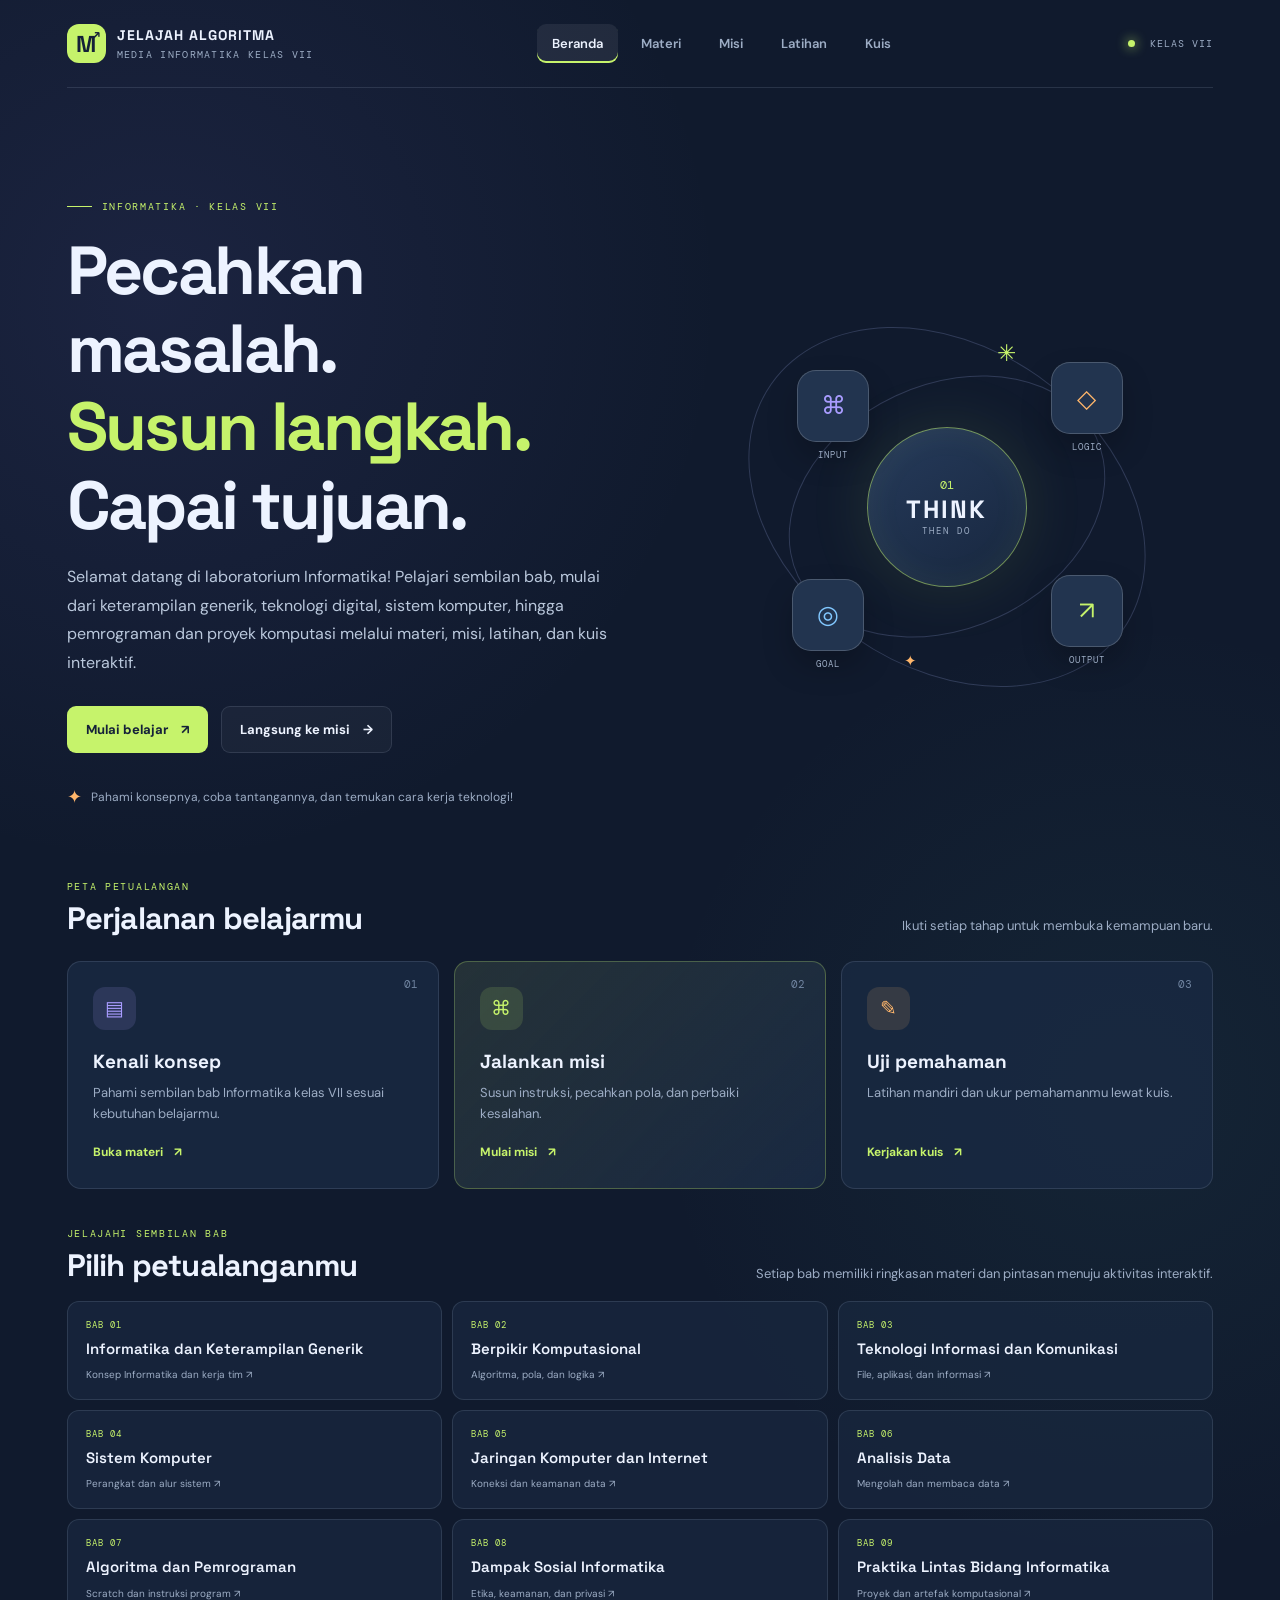
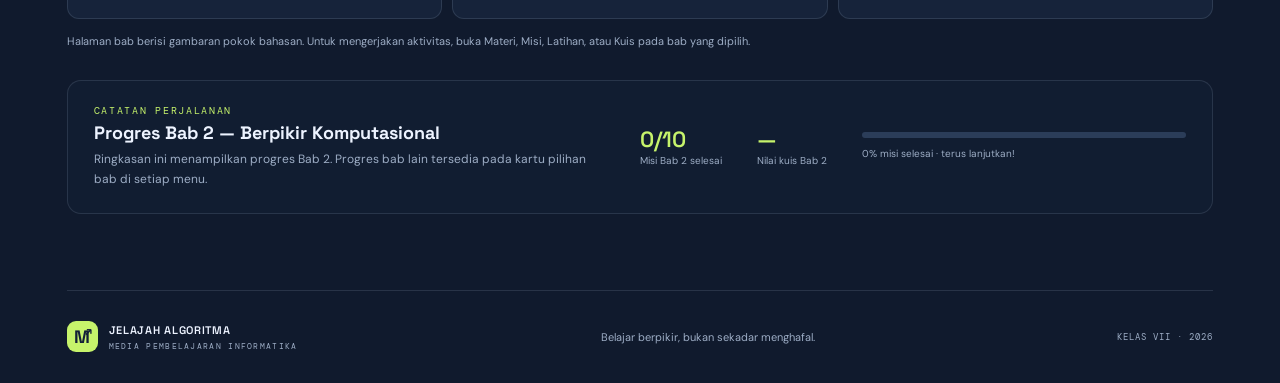
<file: index.html>
<!doctype html>
<html lang="id">
<head>
  <meta charset="utf-8">
  <meta name="viewport" content="width=device-width, initial-scale=1">
  <title>Jelajah Algoritma — Media Pembelajaran Informatika Kelas VII</title>
  <meta name="description" content="Jelajah Algoritma adalah media pembelajaran interaktif Informatika kelas VII SMP. Pelajari 9 bab melalui materi visual, misi permainan, puzzle, mini-game, latihan logika, dan kuis.">
  <meta name="robots" content="index, follow, max-image-preview:large">
  <meta name="theme-color" content="#101a2d">
  <meta name="application-name" content="Jelajah Algoritma">
  <meta name="author" content="Jelajah Algoritma">
  <link rel="canonical" href="https://jelajah-algoritma.adits.workers.dev/">
  <link rel="icon" type="image/png" sizes="96x96" href="/favicon-96.png">
  <link rel="apple-touch-icon" href="/favicon-96.png">
  <link rel="stylesheet" href="css/style.css?v=26.0-chapter-focus">

  <!-- Open Graph: tampilan saat tautan dibagikan -->
  <meta property="og:type" content="website">
  <meta property="og:locale" content="id_ID">
  <meta property="og:site_name" content="Jelajah Algoritma">
  <meta property="og:title" content="Jelajah Algoritma — Media Pembelajaran Informatika Kelas VII">
  <meta property="og:description" content="Belajar Informatika kelas VII melalui materi visual, misi permainan, puzzle, mini-game, latihan logika, dan kuis interaktif.">
  <meta property="og:url" content="https://jelajah-algoritma.adits.workers.dev/">
  <meta name="twitter:card" content="summary">
  <meta name="twitter:title" content="Jelajah Algoritma — Informatika Kelas VII">
  <meta name="twitter:description" content="Belajar konsepnya. Jelajahi dunianya. Pecahkan tantangannya.">

  <!-- Data terstruktur untuk membantu mesin pencari memahami nama dan tujuan situs -->
  <script type="application/ld+json">
  {
    "@context": "https://schema.org",
    "@graph": [
      {
        "@type": "WebSite",
        "@id": "https://jelajah-algoritma.adits.workers.dev/#website",
        "url": "https://jelajah-algoritma.adits.workers.dev/",
        "name": "Jelajah Algoritma",
        "alternateName": "Misi Algoritma",
        "description": "Media pembelajaran interaktif Informatika kelas VII SMP melalui materi visual, misi, mini-game, latihan logika, dan kuis.",
        "inLanguage": "id-ID"
      },
      {
        "@type": "LearningResource",
        "@id": "https://jelajah-algoritma.adits.workers.dev/#learning-resource",
        "name": "Jelajah Algoritma — Petualangan Belajar Informatika Kelas VII",
        "url": "https://jelajah-algoritma.adits.workers.dev/",
        "description": "Media pembelajaran Informatika kelas VII dengan 9 bab, misi interaktif, latihan logika, dan kuis.",
        "inLanguage": "id-ID",
        "educationalLevel": "SMP Kelas VII",
        "learningResourceType": ["Materi pembelajaran", "Permainan edukasi", "Latihan", "Kuis"]
      },
      {
        "@type": "ItemList",
        "@id": "https://jelajah-algoritma.adits.workers.dev/#chapter-list",
        "name": "Daftar Bab Jelajah Algoritma",
        "itemListOrder": "https://schema.org/ItemListOrderAscending",
        "numberOfItems": 9,
        "itemListElement": [
                {
                        "@type": "ListItem",
                        "position": 1,
                        "url": "https://jelajah-algoritma.adits.workers.dev/bab-01.html",
                        "name": "Informatika dan Keterampilan Generik"
                },
                {
                        "@type": "ListItem",
                        "position": 2,
                        "url": "https://jelajah-algoritma.adits.workers.dev/bab-02.html",
                        "name": "Berpikir Komputasional"
                },
                {
                        "@type": "ListItem",
                        "position": 3,
                        "url": "https://jelajah-algoritma.adits.workers.dev/bab-03.html",
                        "name": "Teknologi Informasi dan Komunikasi"
                },
                {
                        "@type": "ListItem",
                        "position": 4,
                        "url": "https://jelajah-algoritma.adits.workers.dev/bab-04.html",
                        "name": "Sistem Komputer"
                },
                {
                        "@type": "ListItem",
                        "position": 5,
                        "url": "https://jelajah-algoritma.adits.workers.dev/bab-05.html",
                        "name": "Jaringan Komputer dan Internet"
                },
                {
                        "@type": "ListItem",
                        "position": 6,
                        "url": "https://jelajah-algoritma.adits.workers.dev/bab-06.html",
                        "name": "Analisis Data"
                },
                {
                        "@type": "ListItem",
                        "position": 7,
                        "url": "https://jelajah-algoritma.adits.workers.dev/bab-07.html",
                        "name": "Algoritma dan Pemrograman"
                },
                {
                        "@type": "ListItem",
                        "position": 8,
                        "url": "https://jelajah-algoritma.adits.workers.dev/bab-08.html",
                        "name": "Dampak Sosial Informatika"
                },
                {
                        "@type": "ListItem",
                        "position": 9,
                        "url": "https://jelajah-algoritma.adits.workers.dev/bab-09.html",
                        "name": "Praktika Lintas Bidang Informatika"
                }
        ]
}
    ]
  }
  </script>

  <!-- Google Search Console: tempel tag <meta name="google-site-verification" content="..."> dari akun Google kamu tepat di bawah komentar ini. -->
</head>
<body>
  <div class="site-shell">
    <header class="topbar">
      <a class="brand" href="#beranda" aria-label="Jelajah Algoritma, beranda">
        <span class="brand-mark">M<span>↗</span></span>
        <span class="brand-copy"><strong>JELAJAH ALGORITMA</strong><small>MEDIA INFORMATIKA KELAS VII</small></span>
      </a>
      <button class="menu-toggle" id="menuToggle" aria-label="Buka menu" aria-expanded="false">☰</button>
      <nav class="main-nav" id="mainNav" aria-label="Navigasi utama">
        <button class="nav-link active" data-page="beranda">Beranda</button>
        <button class="nav-link" data-page="materi">Materi</button>
        <button class="nav-link" data-page="misi">Misi</button>
        <button class="nav-link" data-page="latihan">Latihan</button>
        <button class="nav-link" data-page="kuis">Kuis</button>
      </nav>
      <div class="topbar-tag"><span class="live-dot"></span> KELAS VII</div>
    </header>

    <main>
      <!-- BERANDA -->
      <section class="page active" id="page-beranda" aria-labelledby="homeTitle">
        <div class="hero-grid">
          <div class="hero-copy">
            <div class="eyebrow"><span class="eyebrow-line"></span> INFORMATIKA · KELAS VII</div>
            <h1 id="homeTitle">Pecahkan masalah.<br><em>Susun langkah.</em><br>Capai tujuan.</h1>
            <p class="hero-lead">Selamat datang di laboratorium Informatika! Pelajari sembilan bab, mulai dari keterampilan generik, teknologi digital, sistem komputer, hingga pemrograman dan proyek komputasi melalui materi, misi, latihan, dan kuis interaktif.</p>
            <div class="hero-actions">
              <button class="btn btn-primary" data-go="materi">Mulai belajar <span>↗</span></button>
              <button class="btn btn-ghost" data-go="misi">Langsung ke misi <span>→</span></button>
            </div>
            <div class="hero-note"><span class="note-icon">✦</span> Pahami konsepnya, coba tantangannya, dan temukan cara kerja teknologi!</div>
          </div>
          <div class="hero-art" aria-label="Ilustrasi jalur algoritma berupa simpul dan garis">
            <div class="art-orbit orbit-one"></div><div class="art-orbit orbit-two"></div>
            <div class="art-center"><span>01</span><strong>THINK</strong><small>THEN DO</small></div>
            <div class="art-node node-a">⌘<small>INPUT</small></div>
            <div class="art-node node-b">◇<small>LOGIC</small></div>
            <div class="art-node node-c">↗<small>OUTPUT</small></div>
            <div class="art-node node-d">◎<small>GOAL</small></div>
            <span class="art-star star-a">✳</span><span class="art-star star-b">✦</span>
          </div>
        </div>

        <div class="section-intro compact-intro">
          <div><div class="eyebrow">PETA PETUALANGAN</div><h2>Perjalanan belajarmu</h2></div>
          <p>Ikuti setiap tahap untuk membuka kemampuan baru.</p>
        </div>
        <div class="journey-grid">
          <article class="journey-card"><div class="journey-number">01</div><div class="journey-icon icon-violet">▤</div><h3>Kenali konsep</h3><p>Pahami sembilan bab Informatika kelas VII sesuai kebutuhan belajarmu.</p><button class="text-link" data-go="materi">Buka materi <span>↗</span></button></article>
          <article class="journey-card featured"><div class="journey-number">02</div><div class="journey-icon icon-lime">⌘</div><h3>Jalankan misi</h3><p>Susun instruksi, pecahkan pola, dan perbaiki kesalahan.</p><button class="text-link" data-go="misi">Mulai misi <span>↗</span></button></article>
          <article class="journey-card"><div class="journey-number">03</div><div class="journey-icon icon-orange">✎</div><h3>Uji pemahaman</h3><p>Latihan mandiri dan ukur pemahamanmu lewat kuis.</p><button class="text-link" data-go="kuis">Kerjakan kuis <span>↗</span></button></article>
        </div>
        <section class="chapter-discovery" aria-labelledby="chapterDiscoveryTitle">
          <div class="section-intro compact-intro">
            <div><div class="eyebrow">JELAJAHI SEMBILAN BAB</div><h2 id="chapterDiscoveryTitle">Pilih petualanganmu</h2></div>
            <p>Setiap bab memiliki ringkasan materi dan pintasan menuju aktivitas interaktif.</p>
          </div>
          <div class="chapter-discovery-grid">
            <a class="chapter-discovery-card" href="/bab-01.html"><span>BAB 01</span><strong>Informatika dan Keterampilan Generik</strong><small>Konsep Informatika dan kerja tim ↗</small></a>
            <a class="chapter-discovery-card" href="/bab-02.html"><span>BAB 02</span><strong>Berpikir Komputasional</strong><small>Algoritma, pola, dan logika ↗</small></a>
            <a class="chapter-discovery-card" href="/bab-03.html"><span>BAB 03</span><strong>Teknologi Informasi dan Komunikasi</strong><small>File, aplikasi, dan informasi ↗</small></a>
            <a class="chapter-discovery-card" href="/bab-04.html"><span>BAB 04</span><strong>Sistem Komputer</strong><small>Perangkat dan alur sistem ↗</small></a>
            <a class="chapter-discovery-card" href="/bab-05.html"><span>BAB 05</span><strong>Jaringan Komputer dan Internet</strong><small>Koneksi dan keamanan data ↗</small></a>
            <a class="chapter-discovery-card" href="/bab-06.html"><span>BAB 06</span><strong>Analisis Data</strong><small>Mengolah dan membaca data ↗</small></a>
            <a class="chapter-discovery-card" href="/bab-07.html"><span>BAB 07</span><strong>Algoritma dan Pemrograman</strong><small>Scratch dan instruksi program ↗</small></a>
            <a class="chapter-discovery-card" href="/bab-08.html"><span>BAB 08</span><strong>Dampak Sosial Informatika</strong><small>Etika, keamanan, dan privasi ↗</small></a>
            <a class="chapter-discovery-card" href="/bab-09.html"><span>BAB 09</span><strong>Praktika Lintas Bidang Informatika</strong><small>Proyek dan artefak komputasional ↗</small></a>
          </div>
          <p class="chapter-discovery-note">Halaman bab berisi gambaran pokok bahasan. Untuk mengerjakan aktivitas, buka Materi, Misi, Latihan, atau Kuis pada bab yang dipilih.</p>
        </section>

        <div class="progress-panel">
          <div><div class="eyebrow">CATATAN PERJALANAN</div><h3>Progres Bab 2 — Berpikir Komputasional</h3><p>Ringkasan ini menampilkan progres Bab 2. Progres bab lain tersedia pada kartu pilihan bab di setiap menu.</p></div>
          <div class="progress-stats">
            <div><strong id="progressMissions">0/10</strong><span>Misi Bab 2 selesai</span></div>
            <div><strong id="progressQuiz">—</strong><span>Nilai kuis Bab 2</span></div>
            <div class="progress-track-wrap"><div class="progress-track"><span id="progressBar"></span></div><small id="progressText">Ayo mulai petualanganmu!</small></div>
          </div>
        </div>
      </section>

      <!-- MATERI -->
      <section class="page" id="page-materi" aria-labelledby="materiTitle">
        <div class="page-heading">
          <div><div class="eyebrow">01 / BEKAL PETUALANGAN</div><h1 id="materiTitle">Kenali cara <em>berpikir.</em></h1><p>Berpikir komputasional membantu kita merumuskan masalah dan menyusun langkah penyelesaian yang dapat dijalankan.</p></div>
          <div class="heading-stamp">LEARN<br><b>01</b></div>
        </div>
        <div class="chapter-picker" data-chapter-picker="materi"></div>

        <div class="bab2-content" id="legacy-bab2-materi">
<div class="lesson-grid">
          <article class="lesson-card lesson-wide">
            <div class="lesson-top"><span class="lesson-index">A</span><span class="pill pill-violet">KONSEP UTAMA</span></div>
            <h2>Apa itu berpikir komputasional?</h2>
            <p>Berpikir komputasional adalah proses berpikir untuk merumuskan masalah sehingga solusinya dapat diwujudkan dalam langkah-langkah komputasional atau algoritma yang dapat dieksekusi komputer.</p>
            <div class="callout-line"><span>IDE UTAMA</span><strong>Ubah masalah menjadi langkah yang jelas, logis, dan dapat diuji.</strong></div>
          </article>
          <article class="lesson-card">
            <div class="lesson-top"><span class="lesson-index">B</span><span class="pill pill-lime">LANGKAH</span></div>
            <h2>Algoritma</h2>
            <p>Algoritma adalah langkah-langkah dari suatu proses untuk mencapai tujuan tertentu.</p>
            <div class="mini-flow"><span>Mulai</span><i>↓</i><span>Langkah 1</span><i>↓</i><span>Langkah 2</span><i>↓</i><b>Selesai</b></div>
          </article>
          <article class="lesson-card">
            <div class="lesson-top"><span class="lesson-index">C</span><span class="pill pill-orange">PENGAMATAN</span></div>
            <h2>Mengenali pola</h2>
            <p>Pola adalah bentuk atau susunan yang memiliki aturan tetap. Dengan menemukan aturan, kita dapat memperkirakan urutan berikutnya.</p>
            <div class="pattern-row" aria-label="Contoh pola warna"><span class="bead red"></span><span class="bead green"></span><span class="bead yellow"></span><span class="bead blue"></span><span class="bead red"></span><span class="bead green"></span><span class="bead yellow"></span><span class="bead blue"></span></div>
            <small class="muted">Merah → Hijau → Kuning → Biru → ulangi</small>
          </article>
          <article class="lesson-card lesson-wide split-card">
            <div><div class="lesson-top"><span class="lesson-index">D</span><span class="pill pill-blue">PENYELESAIAN</span></div><h2>Efektif dan efisien</h2><p>Solusi yang baik bukan hanya berhasil mencapai tujuan, tetapi juga menggunakan waktu, tenaga, atau sumber daya secara tepat.</p></div>
            <div class="compare-box"><div><span class="compare-symbol">✓</span><b>Efektif</b><small>Membawa hasil atau mencapai tujuan.</small></div><div><span class="compare-symbol">↗</span><b>Efisien</b><small>Tidak membuang waktu, tenaga, atau biaya.</small></div></div>
          </article>
          <article class="lesson-card lesson-wide additional-lesson">
            <div class="lesson-top"><span class="lesson-index">E</span><span class="pill pill-orange">OPTIMASI PENJADWALAN</span></div>
            <h2>Mengatur kegiatan agar tidak bertabrakan</h2>
            <p>Optimasi penjadwalan berarti memilih dan mengatur kegiatan supaya waktu dapat digunakan dengan baik. Perhatikan kegiatan yang harus dilakukan lebih dahulu, kegiatan yang waktunya tidak boleh bertabrakan, dan kegiatan yang dapat dikerjakan bersamaan.</p>
            <div class="schedule-example"><div><b>07.00–12.00</b><small>Sekolah</small></div><div><b>13.00–14.00</b><small>Mengerjakan PR</small></div><div><b>14.00–14.30</b><small>Istirahat</small></div></div>
            <p class="lesson-note">Contoh: saat menunggu air mendidih, kamu dapat mengerjakan PR. Dua kegiatan berlangsung bersamaan, tetapi air tetap perlu diperiksa agar tidak dibiarkan terlalu lama.</p>
          </article>
          <article class="lesson-card">
            <div class="lesson-top"><span class="lesson-index">F</span><span class="pill pill-blue">STRUKTUR DATA</span></div>
            <h2>Menyusun informasi dalam daftar</h2>
            <p>Struktur data membantu kita mengatur kumpulan informasi. Salah satu bentuk sederhana adalah daftar (list), misalnya daftar nama siswa, daftar belanja, atau daftar perlengkapan sekolah.</p>
            <div class="sample-list"><span>01 · Buku Informatika</span><span>02 · Buku Matematika</span><span>03 · Pensil</span></div>
            <small class="muted">Daftar dapat disusun dengan aturan tertentu, misalnya berdasarkan alfabet.</small>
          </article>
          <article class="lesson-card">
            <div class="lesson-top"><span class="lesson-index">G</span><span class="pill pill-violet">REPRESENTASI DATA</span></div>
            <h2>Menyajikan pilihan sederhana</h2>
            <p>Informasi dapat direpresentasikan dengan beberapa bentuk. Pertanyaan tertentu memiliki dua kemungkinan jawaban, misalnya ya atau tidak. Bentuk ini membantu kita mencatat keadaan secara sederhana.</p>
            <div class="yes-no-demo"><span>Apakah perpustakaan buka?</span><b>YA / TIDAK</b></div>
            <small class="muted">Pertanyaan “Apa warna favoritmu?” tidak cukup dijawab dengan ya atau tidak.</small>
          </article>
          <article class="lesson-card lesson-wide abstraction-card">
            <div class="lesson-top"><span class="lesson-index">H</span><span class="pill pill-lime">ISTILAH TAMBAHAN</span></div>
            <h2>Abstraksi: fokus pada hal penting</h2>
            <p>Abstraksi adalah cara memahami persoalan dengan berfokus pada ide utama atau informasi yang paling penting, sementara rincian yang tidak relevan disisihkan. Contohnya, saat mencari rute ke perpustakaan, kamu lebih membutuhkan letak jalan dan rintangan daripada warna setiap ubin lantai.</p>
          </article>
        </div>
        <div class="example-panel">
          <div class="example-copy"><div class="eyebrow">CONTOH DALAM KEHIDUPAN</div><h2>Algoritma mencuci tangan</h2><p>Bayangkan kamu diminta menjelaskan cara mencuci tangan kepada teman. Instruksi harus disusun agar mudah diikuti.</p></div>
          <ol class="step-list"><li><span>01</span>Basahi tangan dengan air.</li><li><span>02</span>Gunakan sabun.</li><li><span>03</span>Gosok seluruh bagian tangan.</li><li><span>04</span>Bilas hingga bersih.</li><li><span>05</span>Keringkan tangan.</li></ol>
        </div>
        <div class="lesson-footer"><p>Sudah memahami bekalnya? Tekan tombol untuk membuka konfirmasi sebelum memulai Misi 1.</p><button class="btn btn-primary" id="completeLesson">Saya sudah memahami <span>✓</span></button></div>
        </div>
        <div class="chapter-dynamic-content" data-chapter-dynamic="materi" hidden></div>
      </section>

      <!-- MISI -->
      <section class="page" id="page-misi" aria-labelledby="misiTitle">
        <div class="page-heading">
          <div><div class="eyebrow">02 / ZONA TANTANGAN</div><h1 id="misiTitle">Saatnya <em>jalankan misi.</em></h1><p>Gunakan logika dan urutan langkah yang tepat. Setiap tantangan melatih cara berpikir yang berbeda.</p></div>
          <div class="heading-stamp">PLAY<br><b>02</b></div>
        </div>
        <div class="chapter-picker" data-chapter-picker="misi"></div>

        <div class="bab2-content" id="legacy-bab2-misi">
<div class="mission-top-actions">
          <span>Progres dan jawaban akan tersimpan otomatis. Gunakan reset untuk mengulang seluruh tantangan.</span>
          <button class="btn btn-small btn-reset" id="resetMissions" type="button">↻ Reset Misi</button>
        </div>
        <div class="mission-tabs" role="tablist" aria-label="Pilih misi">
          <button class="mission-tab active" data-mission="route"><span>01</span> Jalur Perpustakaan</button>
          <button class="mission-tab" data-mission="routeCampus"><span>02</span> Jalur Gudang</button>
          <button class="mission-tab" data-mission="routeMusic"><span>03</span> Jalur Musik</button>
          <button class="mission-tab" data-mission="pattern"><span>04</span> Gelang Warna</button>
          <button class="mission-tab" data-mission="patternBonus"><span>05</span> Gelang Lanjutan</button>
          <button class="mission-tab" data-mission="debug"><span>06</span> Detektif Bug</button>
          <button class="mission-tab" data-mission="schedule"><span>07</span> Optimasi Ember</button>
          <button class="mission-tab" data-mission="representation"><span>08</span> Data Ya/Tidak</button>
        </div>
        <article class="mission-panel active" id="mission-route">
          <div class="mission-heading"><div><span class="pill pill-lime">MISI 01 · MENYUSUN LANGKAH</span><h2>Antarkan buku ke perpustakaan</h2><p>Robot mulai dari titik hijau. Susun perintah arah agar robot mencapai bendera tanpa menabrak rintangan.</p></div><div class="mission-score"><strong>01</strong><small>ROUTE</small></div></div>
          <div class="game-layout">
            <div class="maze-wrap"><div class="maze-top"><span>● TITIK MULAI</span><span>⚑ TUJUAN</span><span>■ RINTANGAN</span></div><div class="maze-grid" id="mazeGrid" aria-label="Peta labirin"></div><div class="maze-caption" id="mazeStatus" aria-live="polite">Susun instruksi, lalu tekan Jalankan.</div></div>
            <div class="command-box"><div class="command-title"><div><span class="mini-label">KONTROL ROBOT</span><h3>Susun perintah</h3></div><span class="command-count" id="commandCount">0 / 10</span></div><p class="muted">Pilih arah gerak satu per satu.</p><div class="direction-pad"><button data-dir="U" aria-label="Gerak ke atas">↑<small>ATAS</small></button><button data-dir="L" aria-label="Gerak ke kiri">←<small>KIRI</small></button><button data-dir="D" aria-label="Gerak ke bawah">↓<small>BAWAH</small></button><button data-dir="R" aria-label="Gerak ke kanan">→<small>KANAN</small></button></div><div class="command-list" id="commandList"><span class="empty-command">Belum ada perintah…</span></div><div class="command-actions"><button class="btn btn-small btn-ghost" id="undoCommand">↶ Urungkan</button><button class="btn btn-small btn-ghost" id="clearCommands">Hapus</button><button class="btn btn-small btn-primary" id="runMaze">Jalankan →</button></div><div class="hint-box">💡 <span>Petunjuk: robot perlu bergerak 6 langkah untuk mencapai bendera.</span></div></div>
          </div>
        </article>
        <article class="mission-panel" id="mission-routeCampus">
          <div class="mission-heading"><div><span class="pill pill-lime">MISI 02 · NAVIGASI SEKOLAH</span><h2>Antarkan perlengkapan olahraga ke gudang</h2><p>Robot mulai dari sudut kiri atas. Susun instruksi agar perlengkapan tiba di gudang tanpa melewati petak penghalang.</p></div><div class="mission-score"><strong>02</strong><small>GUDANG</small></div></div>
          <div class="maze-expedition" data-maze-game="routeCampus" data-success="routeCampus">
            <div class="game-layout">
              <div class="maze-wrap"><div class="maze-top"><span>● TITIK MULAI</span><span>⚑ GUDANG</span><span>■ PENGHALANG</span></div><div class="maze-grid" data-maze-grid aria-label="Peta jalur menuju gudang"></div><div class="maze-caption" data-maze-status aria-live="polite">Susun perintah, lalu jalankan robot.</div></div>
              <div class="command-box"><div class="command-title"><div><span class="mini-label">KONTROL ROBOT</span><h3>Susun perintah</h3></div><span class="command-count" data-maze-count>0 / 12</span></div><p class="muted">Pilih arah satu per satu untuk membuat jalur aman.</p><div class="direction-pad"><button data-maze-dir="U" aria-label="Gerak ke atas">↑<small>ATAS</small></button><button data-maze-dir="L" aria-label="Gerak ke kiri">←<small>KIRI</small></button><button data-maze-dir="D" aria-label="Gerak ke bawah">↓<small>BAWAH</small></button><button data-maze-dir="R" aria-label="Gerak ke kanan">→<small>KANAN</small></button></div><div class="command-list" data-maze-list><span class="empty-command">Belum ada perintah…</span></div><div class="command-actions"><button class="btn btn-small btn-ghost" data-maze-undo>↶ Urungkan</button><button class="btn btn-small btn-ghost" data-maze-clear>Hapus</button><button class="btn btn-small btn-primary" data-maze-run>Jalankan →</button></div><div class="hint-box">✦ <span>Rencanakan jalurmu. Robot harus tiba tepat di bendera.</span></div></div>
            </div>
          </div>
        </article>
        <article class="mission-panel" id="mission-routeMusic">
          <div class="mission-heading"><div><span class="pill pill-lime">MISI 03 · NAVIGASI LANJUTAN</span><h2>Antarkan paket ke ruang musik</h2><p>Jalur menuju ruang musik memiliki belokan yang berbeda. Susun instruksi secara teliti agar robot tidak terjebak.</p></div><div class="mission-score"><strong>03</strong><small>MUSIK</small></div></div>
          <div class="maze-expedition" data-maze-game="routeMusic" data-success="routeMusic">
            <div class="game-layout">
              <div class="maze-wrap"><div class="maze-top"><span>● TITIK MULAI</span><span>⚑ RUANG MUSIK</span><span>■ PENGHALANG</span></div><div class="maze-grid" data-maze-grid aria-label="Peta jalur menuju ruang musik"></div><div class="maze-caption" data-maze-status aria-live="polite">Susun perintah, lalu jalankan robot.</div></div>
              <div class="command-box"><div class="command-title"><div><span class="mini-label">KONTROL ROBOT</span><h3>Susun perintah</h3></div><span class="command-count" data-maze-count>0 / 12</span></div><p class="muted">Pilih arah satu per satu untuk membuat jalur aman.</p><div class="direction-pad"><button data-maze-dir="U" aria-label="Gerak ke atas">↑<small>ATAS</small></button><button data-maze-dir="L" aria-label="Gerak ke kiri">←<small>KIRI</small></button><button data-maze-dir="D" aria-label="Gerak ke bawah">↓<small>BAWAH</small></button><button data-maze-dir="R" aria-label="Gerak ke kanan">→<small>KANAN</small></button></div><div class="command-list" data-maze-list><span class="empty-command">Belum ada perintah…</span></div><div class="command-actions"><button class="btn btn-small btn-ghost" data-maze-undo>↶ Urungkan</button><button class="btn btn-small btn-ghost" data-maze-clear>Hapus</button><button class="btn btn-small btn-primary" data-maze-run>Jalankan →</button></div><div class="hint-box">✦ <span>Susun strategi langkahmu sebelum menekan Jalankan.</span></div></div>
            </div>
          </div>
        </article>
        <article class="mission-panel" id="mission-pattern">
          <div class="mission-heading"><div><span class="pill pill-orange">MISI 04 · MENGENALI POLA</span><h2>Berapa manik-manik yang bisa dirangkai?</h2><p>Kiki menyusun gelang dengan urutan merah, hijau, kuning, biru. Jika suatu warna habis, lanjutkan dengan warna yang masih tersedia tanpa menempelkan dua warna sama.</p></div><div class="mission-score"><strong>04</strong><small>PATTERN</small></div></div>
          <div class="bead-challenge">
            <div class="bead-inventory"><div><span class="mini-label">STOK MANIK-MANIK</span><div class="inventory-row"><div><span class="bead red"></span><b>Merah</b><strong>5</strong></div><div><span class="bead green"></span><b>Hijau</b><strong>3</strong></div><div><span class="bead yellow"></span><b>Kuning</b><strong>7</strong></div><div><span class="bead blue"></span><b>Biru</b><strong>2</strong></div></div></div><div class="rule-note">URUTAN WARNA <b>MERAH → HIJAU → KUNING → BIRU</b><small>Jika warna habis, lewati warna tersebut. Dua manik-manik yang berdampingan tidak boleh sama.</small></div></div>
            <article class="bead-question"><span class="pill pill-orange">TANTANGAN 1</span><h3>Berapa manik-manik yang dapat dirangkai?</h3><p>Ikuti urutan warna dan perhatikan jumlah stok setiap warna.</p><div class="answer-options" id="beadOptions"><button data-answer="8">8</button><button data-answer="17">17</button><button data-answer="15">15</button><button data-answer="5">5</button></div><div id="beadFeedback" class="feedback" aria-live="polite"></div><button class="btn btn-ghost btn-small" id="showBeads" hidden>Lihat urutan gelang <span>↗</span></button><div id="beadSequence" class="bead-sequence" hidden></div></article>
          </div>
        </article>
        <article class="mission-panel" id="mission-patternBonus">
          <div class="mission-heading"><div><span class="pill pill-orange">MISI 05 · POLA LANJUTAN</span><h2>Bisakah semua manik-manik digunakan?</h2><p>Kiki ingin membuat gelang kedua dengan stok yang lebih banyak. Gunakan aturan urutan warna yang sama seperti misi sebelumnya.</p></div><div class="mission-score"><strong>05</strong><small>PATTERN+</small></div></div>
          <div class="bead-challenge">
            <div class="bead-inventory"><div><span class="mini-label">STOK MANIK-MANIK GELANG KEDUA</span><div class="inventory-row"><div><span class="bead red"></span><b>Merah</b><strong>20</strong></div><div><span class="bead green"></span><b>Hijau</b><strong>23</strong></div><div><span class="bead yellow"></span><b>Kuning</b><strong>18</strong></div><div><span class="bead blue"></span><b>Biru</b><strong>22</strong></div></div></div><div class="rule-note">ATURAN TETAP SAMA <b>MERAH → HIJAU → KUNING → BIRU</b><small>Lewati warna yang sudah habis dan jangan memasang dua manik-manik dengan warna sama secara berdampingan.</small></div></div>
            <article class="bead-question"><span class="pill pill-orange">TANTANGAN 2</span><h3>Berapa jumlah manik-manik yang dapat dirangkai?</h3><p>Periksa apakah semua stok dapat digunakan dengan mengikuti aturan yang sama.</p><div class="answer-options" id="beadBonusOptions"><button data-answer="80">80</button><button data-answer="81">81</button><button data-answer="83">83</button><button data-answer="60">60</button></div><div id="beadBonusFeedback" class="feedback" aria-live="polite"></div></article>
          </div>
        </article>
        <article class="mission-panel" id="mission-debug">
          <div class="mission-heading"><div><span class="pill pill-blue">MISI 06 · DEBUGGING</span><h2>Temukan urutan yang benar</h2><p>Ada langkah mencuci tangan yang tertukar. Pilih langkah satu per satu dalam urutan yang benar untuk memperbaiki algoritmanya.</p></div><div class="mission-score"><strong>06</strong><small>DEBUG</small></div></div>
          <div class="debug-game"><div class="debug-progress"><span id="debugProgress">0 dari 5 langkah benar</span><div class="progress-track"><span id="debugBar"></span></div></div><div class="debug-columns"><div><span class="mini-label">PILIH LANGKAH SESUAI URUTAN</span><div class="debug-options" id="debugOptions"></div></div><div><span class="mini-label">ALGORITMA YANG KAMU SUSUN</span><ol class="debug-answer" id="debugAnswer"><li class="placeholder-step">Langkah yang dipilih akan muncul di sini.</li></ol></div></div><div id="debugFeedback" class="feedback" aria-live="polite"></div><button class="btn btn-ghost btn-small" id="resetDebug">Ulangi tantangan ↻</button></div>
        </article>
        <article class="mission-panel" id="mission-schedule">
          <div class="mission-heading"><div><span class="pill pill-blue">MISI 07 · OPTIMASI PENJADWALAN</span><h2>Isi tiga ember secepat mungkin</h2><p>Bobo harus mengisi tiga ember. Satu ember membutuhkan satu jam jika memakai satu pancuran. Ada dua pancuran dan pengisian boleh dibagi menjadi beberapa tahap.</p></div><div class="mission-score"><strong>07</strong><small>OPTIMASI</small></div></div>
          <div class="logic-challenge">
            <div class="logic-illustration" aria-hidden="true"><div class="faucet-row"><span>🚰</span><span>🚰</span></div><div class="water-flow" aria-hidden="true"><i></i><i></i><i></i></div><div class="bucket-row"><span>🪣 A</span><span>🪣 B</span><span>🪣 C</span></div></div>
            <div class="logic-question"><span class="pill pill-blue">TANTANGAN WAKTU</span><h3>Berapa waktu tersingkat yang diperlukan?</h3><p>Pilih waktu total paling singkat agar ketiga ember penuh.</p><div class="answer-options" id="bucketOptions"><button data-answer="60">60 menit</button><button data-answer="90">90 menit</button><button data-answer="120">120 menit</button><button data-answer="180">180 menit</button></div><div class="feedback" id="bucketFeedback" aria-live="polite"></div></div>
          </div>
        </article>
        <article class="mission-panel" id="mission-representation">
          <div class="mission-heading"><div><span class="pill pill-violet">MISI 08 · REPRESENTASI DATA</span><h2>Pilih pertanyaan ya atau tidak</h2><p>Dalam representasi data, pertanyaan tertentu dapat dinyatakan dengan dua kemungkinan jawaban, yaitu ya atau tidak.</p></div><div class="mission-score"><strong>08</strong><small>DATA</small></div></div>
          <div class="logic-challenge simple-logic">
            <div class="logic-question"><span class="pill pill-violet">TANTANGAN DATA</span><h3>Manakah pertanyaan yang jawabannya hanya “ya” atau “tidak”?</h3><p>Pilih satu pertanyaan yang dapat dijawab dengan dua kemungkinan tersebut.</p><div class="choice-stack logic-choice-stack" id="yesNoOptions"><button data-choice="a">Apa warna kesukaanmu?</button><button data-choice="b">Siapa nama teman sebangkumu?</button><button data-choice="c">Apakah hari ini turun hujan?</button><button data-choice="d">Berapa jumlah buku di tasmu?</button></div><div class="feedback" id="yesNoFeedback" aria-live="polite"></div></div>
          </div>
        </article>
        <div class="mission-auto-next" id="missionAutoNext" hidden aria-live="polite"></div>
        <div id="bab2MissionExtras" class="bab2-extras"></div>
        <div class="mission-completion"><span class="completion-icon">✦</span><div class="mission-completion-copy"><b>Sepuluh misi, sepuluh tantangan berpikir.</b><p>Selesaikan setiap tantangan untuk membuka misi berikutnya. Pop-up menuju Latihan muncul setelah seluruh misi berhasil diselesaikan.</p></div><strong id="missionDoneCount">0/10 SELESAI</strong></div>
        </div>
        <div class="chapter-dynamic-content" data-chapter-dynamic="misi" hidden></div>
      </section>

      <!-- LATIHAN -->
      <section class="page" id="page-latihan" aria-labelledby="latihanTitle">
        <div class="page-heading">
          <div><div class="eyebrow">03 / RUANG LATIHAN</div><h1 id="latihanTitle">Asah logikamu <em>pelan-pelan.</em></h1><p>Selesaikan lima belas latihan dengan situasi yang berbeda dari misi dan kuis. Baca persoalannya, pikirkan aturannya, lalu periksa jawabanmu.</p></div>
          <div class="heading-stamp">PRACTICE<br><b>03</b></div>
        </div>
        <div class="chapter-picker" data-chapter-picker="latihan"></div>

        <div class="bab2-content" id="legacy-bab2-latihan">
<div class="practice-progress-panel"><div><span class="mini-label">PROGRES LATIHAN</span><strong id="practiceDoneCount">0/15 LATIHAN SELESAI</strong></div><div class="progress-track"><span id="practiceDoneBar"></span></div><button class="btn btn-small btn-reset" id="resetPractice" type="button">↻ Reset Latihan</button></div>
        <div class="practice-completion-notice" id="practiceCompletionNotice" hidden aria-live="polite"></div>
        <div class="practice-stack">
          <article class="practice-card mini-game-card mini-game-pattern"><div class="practice-number">01</div><div class="practice-content"><span class="pill pill-violet">🎮 MINI GAME 01 · PUZZLE POLA</span><h2>Prediksi jumlah stiker</h2><p>Raka menempelkan stiker dengan urutan jumlah berikut: <strong class="number-sequence">5 · 9 · 13 · 17 · ?</strong></p><div class="inline-answer"><input type="number" id="patternInput" placeholder="Jawabanmu" aria-label="Jawaban angka berikutnya"><button class="btn btn-small btn-primary" id="checkPattern">Periksa</button></div><div class="feedback" id="patternPracticeFeedback" aria-live="polite"></div></div></article>
          <article class="practice-card mini-game-card mini-game-checkpoint"><div class="practice-number">02</div><div class="practice-content"><span class="pill pill-orange">🎮 MINI GAME 02 · CHECKPOINT</span><h2>Periksa paket tugas digital</h2><p>Sebelum menekan tombol kirim, tindakan apa yang paling tepat dilakukan?</p><div class="choice-stack" id="bagChoices"><button data-choice="a">Memastikan berkas sudah terlampir dan dapat dibuka</button><button data-choice="b">Menutup halaman tugas</button><button data-choice="c">Mematikan perangkat</button></div><div class="feedback" id="bagFeedback" aria-live="polite"></div></div></article>
          <article class="practice-card practice-card-visual mini-game-card mini-game-sort"><div class="practice-number">03</div><div class="practice-content"><span class="pill pill-blue">🎮 MINI GAME 03 · SORTING CHALLENGE</span><h2>Merapikan kartu anggota</h2><p>Petugas perpustakaan harus merapikan kartu anggota. Ada dua cara yang sama-sama menghasilkan kartu rapi. Amati perbandingan cara kerjanya, lalu pilih cara yang lebih efisien.</p><div class="sorting-visual" aria-label="Ilustrasi perbandingan dua cara merapikan kartu anggota"><div class="sorting-method sorting-method-a"><div class="sorting-method-head"><span class="sorting-tag">CARA A</span><strong>Periksa satu per satu</strong></div><div class="member-cards scattered-cards"><span>R</span><span>A</span><span>M</span><span>D</span><span>A</span><span>R</span><span>K</span><span>M</span><span>D</span></div><div class="sorting-time"><span>⏱</span><strong>18 menit</strong></div><small>Sering mengulang pemeriksaan kartu</small></div><div class="sorting-method sorting-method-b"><div class="sorting-method-head"><span class="sorting-tag">CARA B</span><strong>Kelompokkan huruf awal</strong></div><div class="member-groups"><div><b>A</b><span>A</span><span>A</span></div><div><b>D</b><span>D</span><span>D</span></div><div><b>M</b><span>M</span><span>M</span></div><div><b>R</b><span>R</span><span>R</span></div></div><div class="sorting-time"><span>⏱</span><strong>8 menit</strong></div><small>Kartu langsung dikelompokkan sesuai huruf</small></div></div><div class="question-prompt">Menurutmu, cara mana yang lebih efisien?</div><div class="choice-stack" id="routeChoices"><button data-choice="a">Cara A · 18 menit</button><button data-choice="b">Cara B · 8 menit</button></div><div class="feedback" id="routeFeedback" aria-live="polite"></div></div></article>
          <article class="practice-card mini-game-card mini-game-sequence"><div class="practice-number">04</div><div class="practice-content"><span class="pill pill-violet">🎮 MINI GAME 04 · PATTERN RUNNER</span><h2>Lengkapi urutan angka</h2><p>Perhatikan pola berikut: <strong class="number-sequence">3 · 6 · 9 · 12 · ?</strong></p><div class="inline-answer"><input type="number" id="sequenceInput" placeholder="Jawabanmu" aria-label="Jawaban angka selanjutnya"><button class="btn btn-small btn-primary" id="checkSequence">Periksa</button></div><div class="feedback" id="sequenceFeedback" aria-live="polite"></div></div></article>
          <article class="practice-card mini-game-card mini-game-recipe"><div class="practice-number">05</div><div class="practice-content"><span class="pill pill-orange">🎮 MINI GAME 05 · RECIPE QUEST</span><h2>Membuat teh hangat</h2><p>Kamu ingin membuat teh hangat. Langkah mana yang paling tepat dilakukan terlebih dahulu?</p><div class="choice-stack" id="teaChoices"><button data-choice="a">Memanaskan air</button><button data-choice="b">Memasukkan es batu</button><button data-choice="c">Membuang kantong teh</button></div><div class="feedback" id="teaFeedback" aria-live="polite"></div></div></article>
          <article class="practice-card"><div class="practice-number">06</div><div class="practice-content"><span class="pill pill-violet">MEMBACA DATA</span><h2>Memilih penyajian informasi</h2><p>OSIS mencatat jumlah pengunjung perpustakaan selama lima hari. Bentuk penyajian apa yang paling mudah dipakai untuk membandingkan jumlah pengunjung tiap hari?</p><div class="choice-stack" id="binaryChoices"><button data-choice="a">Grafik batang</button><button data-choice="b">Satu paragraf cerita</button><button data-choice="c">Daftar nama pengunjung tanpa angka</button></div><div class="feedback" id="binaryFeedback" aria-live="polite"></div></div></article>
          <article class="practice-card"><div class="practice-number">07</div><div class="practice-content"><span class="pill pill-blue">STRUKTUR DATA</span><h2>Daftar yang terurut</h2><p>Contoh manakah yang menunjukkan daftar dengan aturan urutan yang jelas?</p><div class="choice-stack" id="listChoices"><button data-choice="a">Daftar nama siswa berdasarkan alfabet</button><button data-choice="b">Daftar belanja yang dibeli secara acak</button><button data-choice="c">Kumpulan benda di atas meja tanpa aturan</button></div><div class="feedback" id="listFeedback" aria-live="polite"></div></div></article>
          <article class="practice-card"><div class="practice-number">08</div><div class="practice-content"><span class="pill pill-orange">ABSTRAKSI</span><h2>Menyederhanakan denah</h2><p>Kamu membuat denah sederhana untuk menunjukkan jalan dari gerbang ke ruang kelas. Informasi mana yang paling penting dipertahankan?</p><div class="choice-stack" id="bucketPracticeChoices"><button data-choice="a">Warna cat setiap dinding</button><button data-choice="b">Letak gerbang, koridor, dan ruang kelas</button><button data-choice="c">Jenis hiasan di setiap pintu</button><button data-choice="d">Nama merek meja di kelas</button></div><div class="feedback" id="bucketPracticeFeedback" aria-live="polite"></div></div></article>
        </div>
        <div id="bab2PracticeExtras" class="bab2-extras"></div>
        </div>
        <div class="chapter-dynamic-content" data-chapter-dynamic="latihan" hidden></div>
      </section>

      <!-- KUIS -->
      <section class="page" id="page-kuis" aria-labelledby="kuisTitle">
        <div class="page-heading">
          <div><div class="eyebrow">04 / UJI PEMAHAMAN</div><h1 id="kuisTitle">Seberapa siap <em>kamu?</em></h1><p>Jawab 20 pertanyaan baru dengan situasi berbeda untuk menguji pemahamanmu tentang berpikir komputasional.</p></div>
          <div class="heading-stamp">QUIZ<br><b>04</b></div>
        </div>
        <div class="chapter-picker" data-chapter-picker="kuis"></div>

        <div class="bab2-content" id="legacy-bab2-kuis">
<div class="quiz-shell" id="quizShell">
          <div class="quiz-topline"><span class="pill pill-lime">KUIS AKHIR</span><span id="quizQuestionCount">PERTANYAAN 01 / 20</span></div>
          <div class="quiz-progress"><span id="quizProgressBar"></span></div>
          <div id="quizQuestionArea"></div>
          <div class="quiz-footer"><button class="btn btn-ghost" id="quizPrev" disabled>← Sebelumnya</button><button class="btn btn-primary" id="quizNext">Berikutnya →</button></div>
        </div>
        <div class="quiz-result" id="quizResult" hidden></div>
        <div class="quiz-reminder"><span>✦</span><p>Ingat: kesalahan adalah kesempatan untuk memperbaiki langkah. Baca pembahasan setiap jawaban agar semakin paham.</p></div>
        </div>
        <div class="chapter-dynamic-content" data-chapter-dynamic="kuis" hidden></div>
      </section>
    </main>

    <footer class="footer"><div class="footer-brand"><span class="brand-mark small-mark">M<span>↗</span></span><div><b>JELAJAH ALGORITMA</b><small>MEDIA PEMBELAJARAN INFORMATIKA</small></div></div><p>Belajar berpikir, bukan sekadar menghafal.</p><span class="footer-year">KELAS VII · 2026</span></footer>
  </div>
  <div class="transition-backdrop" id="transitionModal" hidden aria-hidden="true">
    <section class="transition-modal" role="dialog" aria-modal="true" aria-labelledby="transitionTitle" aria-describedby="transitionMessage">
      <div class="transition-spark">✦</div>
      <span class="pill pill-lime" id="transitionEyebrow">TAHAP SELESAI</span>
      <h2 id="transitionTitle">Bagus sekali!</h2>
      <p id="transitionMessage">Kamu berhasil menyelesaikan tahap ini.</p>
      <div class="transition-actions"><button class="btn btn-ghost" id="transitionLater">Nanti saja</button><button class="btn btn-primary" id="transitionContinue">Lanjutkan →</button></div>
    </section>
  </div>
  <script src="js/main.js?v=26.0-chapter-focus" defer></script>
  <script src="js/game.js?v=26.0-chapter-focus" defer></script>
  <script src="js/kuis.js?v=26.0-chapter-focus" defer></script>
  <script src="js/chapters.js?v=26.0-chapter-focus" defer></script>
  <script src="js/chapter-expansion.js?v=26.0-chapter-focus" defer></script>
  <script src="js/quiz-fourth-options.js?v=26.0-chapter-focus" defer></script>
  <script src="js/quiz-content-repairs.js?v=26.0-chapter-focus" defer></script>
  <script src="js/practice-games.js?v=26.0-chapter-focus" defer></script>
  <script src="js/mission-games.js?v=26.0-chapter-focus" defer></script>
  <script src="js/bab2-extras.js?v=26.0-chapter-focus" defer></script>
  <script src="js/quiz-quality.js?v=26.0-chapter-focus" defer></script>
</body>
</html>
</file>
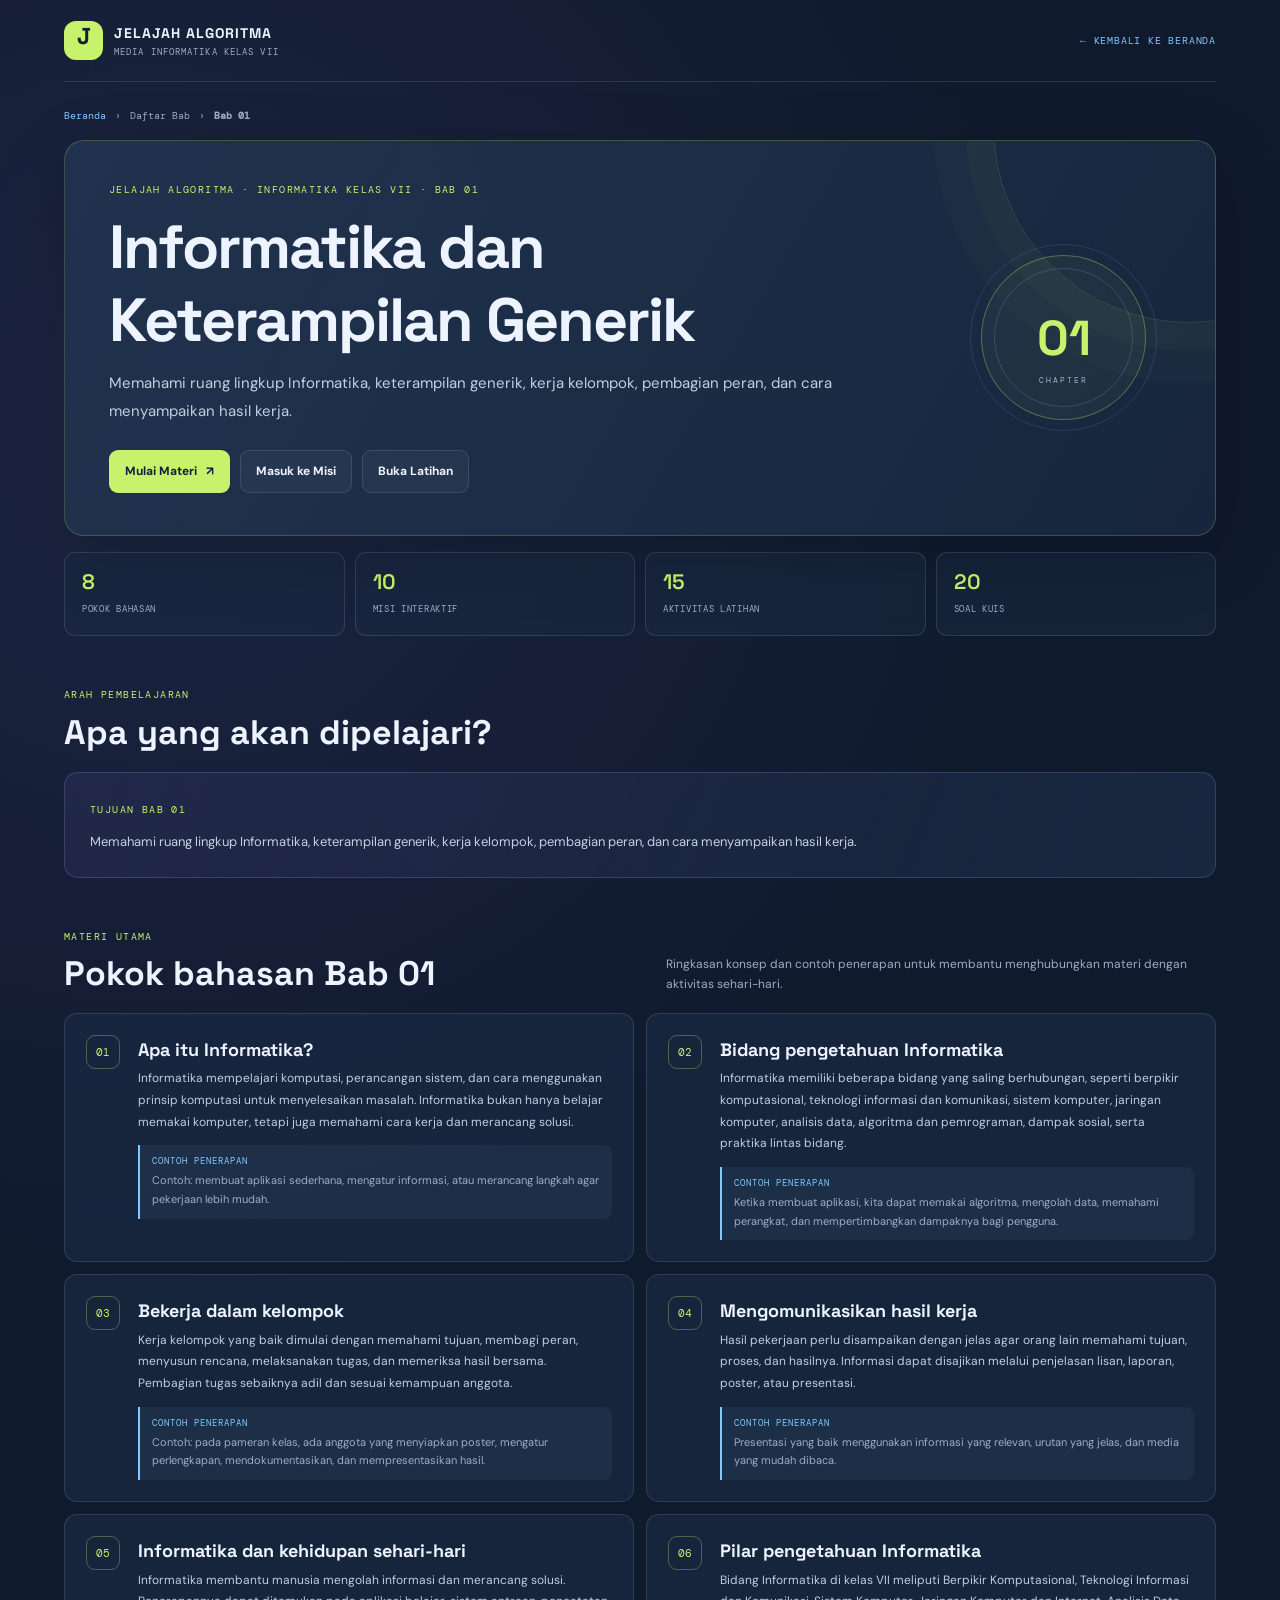
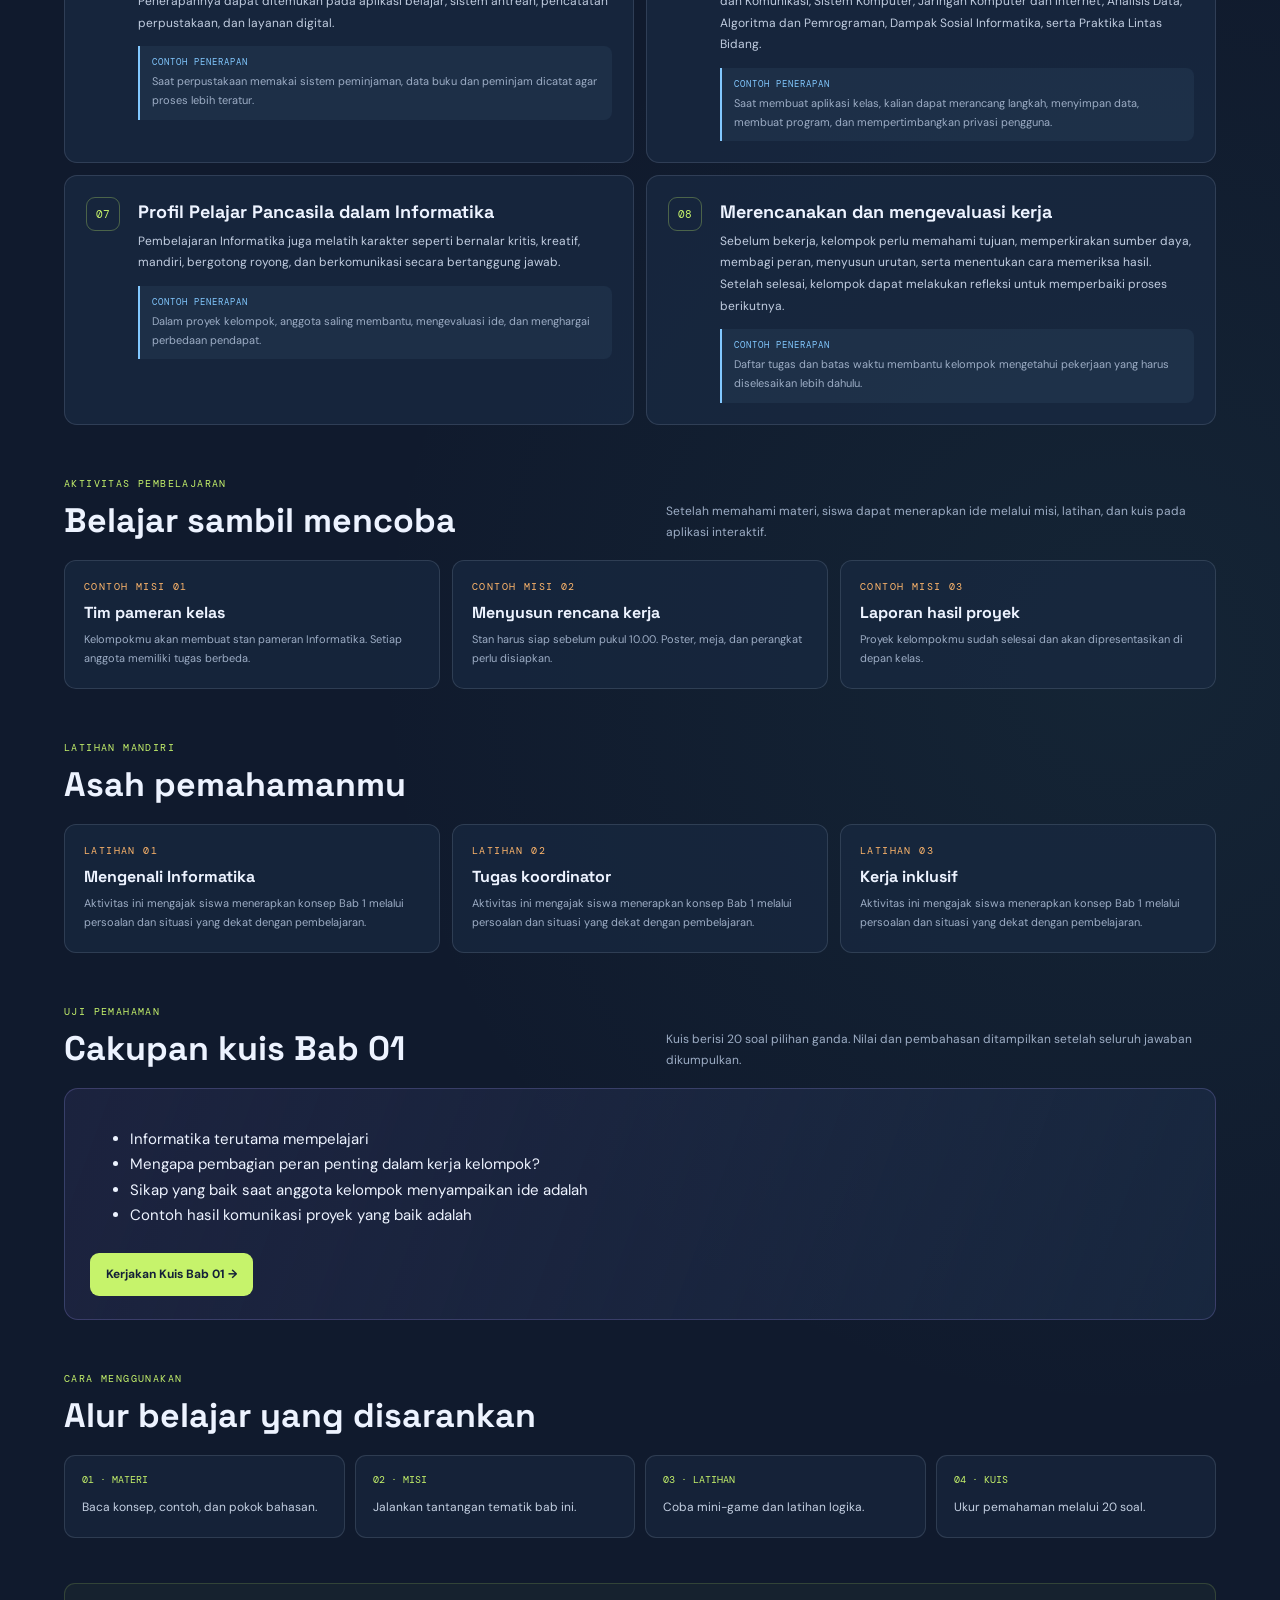
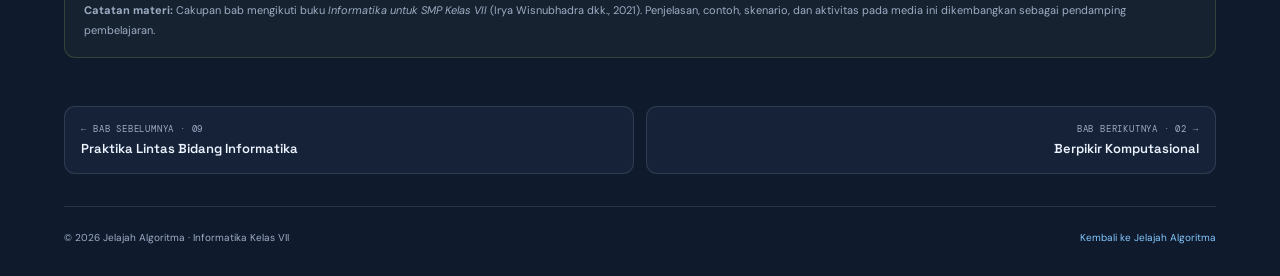
<file: bab-01.html>
<!doctype html>
<html lang="id">
<head>
  <meta charset="utf-8">
  <meta name="viewport" content="width=device-width, initial-scale=1">
  <title>Bab 01 Informatika dan Keterampilan Generik — Jelajah Algoritma | Informatika Kelas VII</title>
  <meta name="description" content="Informatika dan Keterampilan Generik. Materi, misi, latihan, dan kuis interaktif Informatika kelas VII di Jelajah Algoritma.">
  <meta name="robots" content="index,follow,max-image-preview:large">
  <meta name="author" content="Jelajah Algoritma">
  <meta name="theme-color" content="#101a2d">
  <link rel="canonical" href="https://jelajah-algoritma.adits.workers.dev/bab-01.html">
  <link rel="icon" type="image/png" sizes="96x96" href="/favicon-96.png">
  <meta property="og:type" content="article">
  <meta property="og:locale" content="id_ID">
  <meta property="og:site_name" content="Jelajah Algoritma">
  <meta property="og:title" content="Bab 01 Informatika dan Keterampilan Generik — Informatika Kelas VII">
  <meta property="og:description" content="Informatika dan Keterampilan Generik. Materi, misi, latihan, dan kuis interaktif Informatika kelas VII di Jelajah Algoritma.">
  <meta property="og:url" content="https://jelajah-algoritma.adits.workers.dev/bab-01.html">
  <meta name="twitter:card" content="summary">
  <meta name="twitter:title" content="Bab 01 Informatika dan Keterampilan Generik — Jelajah Algoritma">
  <meta name="twitter:description" content="Informatika dan Keterampilan Generik. Materi, misi, latihan, dan kuis interaktif Informatika kelas VII di Jelajah Algoritma.">
  <link rel="stylesheet" href="/css/chapter-pages.css?v=26.0-chapter-focus">
  <script type="application/ld+json">{"@context":"https://schema.org","@graph":[{"@type":"WebPage","@id":"https://jelajah-algoritma.adits.workers.dev/bab-01.html#webpage","url":"https://jelajah-algoritma.adits.workers.dev/bab-01.html","name":"Informatika dan Keterampilan Generik — Jelajah Algoritma","description":"Informatika dan Keterampilan Generik. Materi, misi, latihan, dan kuis interaktif Informatika kelas VII di Jelajah Algoritma.","inLanguage":"id-ID","isPartOf":{"@id":"https://jelajah-algoritma.adits.workers.dev/#website"},"breadcrumb":{"@id":"https://jelajah-algoritma.adits.workers.dev/bab-01.html#breadcrumb"}},{"@type":"LearningResource","@id":"https://jelajah-algoritma.adits.workers.dev/bab-01.html#learning-resource","name":"Bab 01 — Informatika dan Keterampilan Generik","url":"https://jelajah-algoritma.adits.workers.dev/bab-01.html","description":"Memahami ruang lingkup Informatika, keterampilan generik, kerja kelompok, pembagian peran, dan cara menyampaikan hasil kerja.","inLanguage":"id-ID","educationalLevel":"SMP Kelas VII","learningResourceType":["Materi pembelajaran","Permainan edukasi","Latihan","Kuis"],"teaches":["Apa itu Informatika?","Bidang pengetahuan Informatika","Bekerja dalam kelompok","Mengomunikasikan hasil kerja","Informatika dan kehidupan sehari-hari","Pilar pengetahuan Informatika","Profil Pelajar Pancasila dalam Informatika","Merencanakan dan mengevaluasi kerja"]},{"@type":"BreadcrumbList","@id":"https://jelajah-algoritma.adits.workers.dev/bab-01.html#breadcrumb","itemListElement":[{"@type":"ListItem","position":1,"name":"Beranda","item":"https://jelajah-algoritma.adits.workers.dev/"},{"@type":"ListItem","position":2,"name":"Bab 01 — Informatika dan Keterampilan Generik","item":"https://jelajah-algoritma.adits.workers.dev/bab-01.html"}]}]}</script>
</head>
<body>
  <header class="site-header wrap">
    <a class="brand" href="/" aria-label="Jelajah Algoritma, beranda"><span class="brand-mark">J<span>↗</span></span><span class="brand-copy"><strong>JELAJAH ALGORITMA</strong><small>MEDIA INFORMATIKA KELAS VII</small></span></a>
    <a class="header-link" href="/">← KEMBALI KE BERANDA</a>
  </header>
  <main class="wrap">
    <nav class="breadcrumb" aria-label="Breadcrumb"><a href="/">Beranda</a><span>›</span><span>Daftar Bab</span><span>›</span><strong>Bab 01</strong></nav>
    <section class="hero">
      <div><div class="eyebrow">JELAJAH ALGORITMA · INFORMATIKA KELAS VII · BAB 01</div><h1>Informatika dan Keterampilan Generik</h1><p>Memahami ruang lingkup Informatika, keterampilan generik, kerja kelompok, pembagian peran, dan cara menyampaikan hasil kerja.</p><div class="actions"><a class="btn btn-primary" href="/?bagian=materi&amp;bab=1">Mulai Materi <span>↗</span></a><a class="btn btn-secondary" href="/?bagian=misi&amp;bab=1">Masuk ke Misi</a><a class="btn btn-secondary" href="/?bagian=latihan&amp;bab=1">Buka Latihan</a></div></div>
      <div class="hero-art" aria-hidden="true"><strong>01</strong><span>CHAPTER</span></div>
    </section>
    <div class="stats" aria-label="Isi pembelajaran bab"><div class="stat"><strong>8</strong><span>POKOK BAHASAN</span></div><div class="stat"><strong>10</strong><span>MISI INTERAKTIF</span></div><div class="stat"><strong>15</strong><span>AKTIVITAS LATIHAN</span></div><div class="stat"><strong>20</strong><span>SOAL KUIS</span></div></div>
    <section class="section" id="tujuan"><div class="section-heading"><div><span class="eyebrow">ARAH PEMBELAJARAN</span><h2>Apa yang akan dipelajari?</h2></div></div><div class="goal"><span class="mini">TUJUAN BAB 01</span><p>Memahami ruang lingkup Informatika, keterampilan generik, kerja kelompok, pembagian peran, dan cara menyampaikan hasil kerja.</p></div></section>
    <section class="section" id="pokok-bahasan"><div class="section-heading"><div><span class="eyebrow">MATERI UTAMA</span><h2>Pokok bahasan Bab 01</h2></div><p>Ringkasan konsep dan contoh penerapan untuk membantu menghubungkan materi dengan aktivitas sehari-hari.</p></div><div class="topic-grid"><article class="topic-card"><span class="topic-number">01</span><div><h3>Apa itu Informatika?</h3><p>Informatika mempelajari komputasi, perancangan sistem, dan cara menggunakan prinsip komputasi untuk menyelesaikan masalah. Informatika bukan hanya belajar memakai komputer, tetapi juga memahami cara kerja dan merancang solusi.</p><div class="example"><b>CONTOH PENERAPAN</b>Contoh: membuat aplikasi sederhana, mengatur informasi, atau merancang langkah agar pekerjaan lebih mudah.</div></div></article><article class="topic-card"><span class="topic-number">02</span><div><h3>Bidang pengetahuan Informatika</h3><p>Informatika memiliki beberapa bidang yang saling berhubungan, seperti berpikir komputasional, teknologi informasi dan komunikasi, sistem komputer, jaringan komputer, analisis data, algoritma dan pemrograman, dampak sosial, serta praktika lintas bidang.</p><div class="example"><b>CONTOH PENERAPAN</b>Ketika membuat aplikasi, kita dapat memakai algoritma, mengolah data, memahami perangkat, dan mempertimbangkan dampaknya bagi pengguna.</div></div></article><article class="topic-card"><span class="topic-number">03</span><div><h3>Bekerja dalam kelompok</h3><p>Kerja kelompok yang baik dimulai dengan memahami tujuan, membagi peran, menyusun rencana, melaksanakan tugas, dan memeriksa hasil bersama. Pembagian tugas sebaiknya adil dan sesuai kemampuan anggota.</p><div class="example"><b>CONTOH PENERAPAN</b>Contoh: pada pameran kelas, ada anggota yang menyiapkan poster, mengatur perlengkapan, mendokumentasikan, dan mempresentasikan hasil.</div></div></article><article class="topic-card"><span class="topic-number">04</span><div><h3>Mengomunikasikan hasil kerja</h3><p>Hasil pekerjaan perlu disampaikan dengan jelas agar orang lain memahami tujuan, proses, dan hasilnya. Informasi dapat disajikan melalui penjelasan lisan, laporan, poster, atau presentasi.</p><div class="example"><b>CONTOH PENERAPAN</b>Presentasi yang baik menggunakan informasi yang relevan, urutan yang jelas, dan media yang mudah dibaca.</div></div></article><article class="topic-card"><span class="topic-number">05</span><div><h3>Informatika dan kehidupan sehari-hari</h3><p>Informatika membantu manusia mengolah informasi dan merancang solusi. Penerapannya dapat ditemukan pada aplikasi belajar, sistem antrean, pencatatan perpustakaan, dan layanan digital.</p><div class="example"><b>CONTOH PENERAPAN</b>Saat perpustakaan memakai sistem peminjaman, data buku dan peminjam dicatat agar proses lebih teratur.</div></div></article><article class="topic-card"><span class="topic-number">06</span><div><h3>Pilar pengetahuan Informatika</h3><p>Bidang Informatika di kelas VII meliputi Berpikir Komputasional, Teknologi Informasi dan Komunikasi, Sistem Komputer, Jaringan Komputer dan Internet, Analisis Data, Algoritma dan Pemrograman, Dampak Sosial Informatika, serta Praktika Lintas Bidang.</p><div class="example"><b>CONTOH PENERAPAN</b>Saat membuat aplikasi kelas, kalian dapat merancang langkah, menyimpan data, membuat program, dan mempertimbangkan privasi pengguna.</div></div></article><article class="topic-card"><span class="topic-number">07</span><div><h3>Profil Pelajar Pancasila dalam Informatika</h3><p>Pembelajaran Informatika juga melatih karakter seperti bernalar kritis, kreatif, mandiri, bergotong royong, dan berkomunikasi secara bertanggung jawab.</p><div class="example"><b>CONTOH PENERAPAN</b>Dalam proyek kelompok, anggota saling membantu, mengevaluasi ide, dan menghargai perbedaan pendapat.</div></div></article><article class="topic-card"><span class="topic-number">08</span><div><h3>Merencanakan dan mengevaluasi kerja</h3><p>Sebelum bekerja, kelompok perlu memahami tujuan, memperkirakan sumber daya, membagi peran, menyusun urutan, serta menentukan cara memeriksa hasil. Setelah selesai, kelompok dapat melakukan refleksi untuk memperbaiki proses berikutnya.</p><div class="example"><b>CONTOH PENERAPAN</b>Daftar tugas dan batas waktu membantu kelompok mengetahui pekerjaan yang harus diselesaikan lebih dahulu.</div></div></article></div></section>
    <section class="section" id="kegiatan"><div class="section-heading"><div><span class="eyebrow">AKTIVITAS PEMBELAJARAN</span><h2>Belajar sambil mencoba</h2></div><p>Setelah memahami materi, siswa dapat menerapkan ide melalui misi, latihan, dan kuis pada aplikasi interaktif.</p></div><div class="activity-grid"><article class="activity-card"><span class="mini">CONTOH MISI 01</span><h3>Tim pameran kelas</h3><p>Kelompokmu akan membuat stan pameran Informatika. Setiap anggota memiliki tugas berbeda.</p></article><article class="activity-card"><span class="mini">CONTOH MISI 02</span><h3>Menyusun rencana kerja</h3><p>Stan harus siap sebelum pukul 10.00. Poster, meja, dan perangkat perlu disiapkan.</p></article><article class="activity-card"><span class="mini">CONTOH MISI 03</span><h3>Laporan hasil proyek</h3><p>Proyek kelompokmu sudah selesai dan akan dipresentasikan di depan kelas.</p></article></div></section>
    <section class="section"><div class="section-heading"><div><span class="eyebrow">LATIHAN MANDIRI</span><h2>Asah pemahamanmu</h2></div></div><div class="activity-grid"><article class="activity-card"><span class="mini">LATIHAN 01</span><h3>Mengenali Informatika</h3><p>Aktivitas ini mengajak siswa menerapkan konsep Bab 1 melalui persoalan dan situasi yang dekat dengan pembelajaran.</p></article><article class="activity-card"><span class="mini">LATIHAN 02</span><h3>Tugas koordinator</h3><p>Aktivitas ini mengajak siswa menerapkan konsep Bab 1 melalui persoalan dan situasi yang dekat dengan pembelajaran.</p></article><article class="activity-card"><span class="mini">LATIHAN 03</span><h3>Kerja inklusif</h3><p>Aktivitas ini mengajak siswa menerapkan konsep Bab 1 melalui persoalan dan situasi yang dekat dengan pembelajaran.</p></article></div></section>
    <section class="section"><div class="section-heading"><div><span class="eyebrow">UJI PEMAHAMAN</span><h2>Cakupan kuis Bab 01</h2></div><p>Kuis berisi 20 soal pilihan ganda. Nilai dan pembahasan ditampilkan setelah seluruh jawaban dikumpulkan.</p></div><div class="goal"><ul><li>Informatika terutama mempelajari</li><li>Mengapa pembagian peran penting dalam kerja kelompok?</li><li>Sikap yang baik saat anggota kelompok menyampaikan ide adalah</li><li>Contoh hasil komunikasi proyek yang baik adalah</li></ul><div class="actions"><a class="btn btn-primary" href="/?bagian=kuis&amp;bab=1">Kerjakan Kuis Bab 01 →</a></div></div></section>
    <section class="section"><div class="section-heading"><div><span class="eyebrow">CARA MENGGUNAKAN</span><h2>Alur belajar yang disarankan</h2></div></div><div class="learning-steps"><div class="learning-step"><b>01 · MATERI</b><span>Baca konsep, contoh, dan pokok bahasan.</span></div><div class="learning-step"><b>02 · MISI</b><span>Jalankan tantangan tematik bab ini.</span></div><div class="learning-step"><b>03 · LATIHAN</b><span>Coba mini-game dan latihan logika.</span></div><div class="learning-step"><b>04 · KUIS</b><span>Ukur pemahaman melalui 20 soal.</span></div></div></section>
    <div class="note"><strong>Catatan materi:</strong> Cakupan bab mengikuti buku <em>Informatika untuk SMP Kelas VII</em> (Irya Wisnubhadra dkk., 2021). Penjelasan, contoh, skenario, dan aktivitas pada media ini dikembangkan sebagai pendamping pembelajaran.</div>
    <nav class="chapter-nav" aria-label="Navigasi bab"><a href="/bab-09.html"><small>← BAB SEBELUMNYA · 09</small><strong>Praktika Lintas Bidang Informatika</strong></a><a href="/bab-02.html"><small>BAB BERIKUTNYA · 02 →</small><strong>Berpikir Komputasional</strong></a></nav>
  </main>
  <footer class="footer wrap"><span>© 2026 Jelajah Algoritma · Informatika Kelas VII</span><a href="/">Kembali ke Jelajah Algoritma</a></footer>
</body>
</html>
</file>
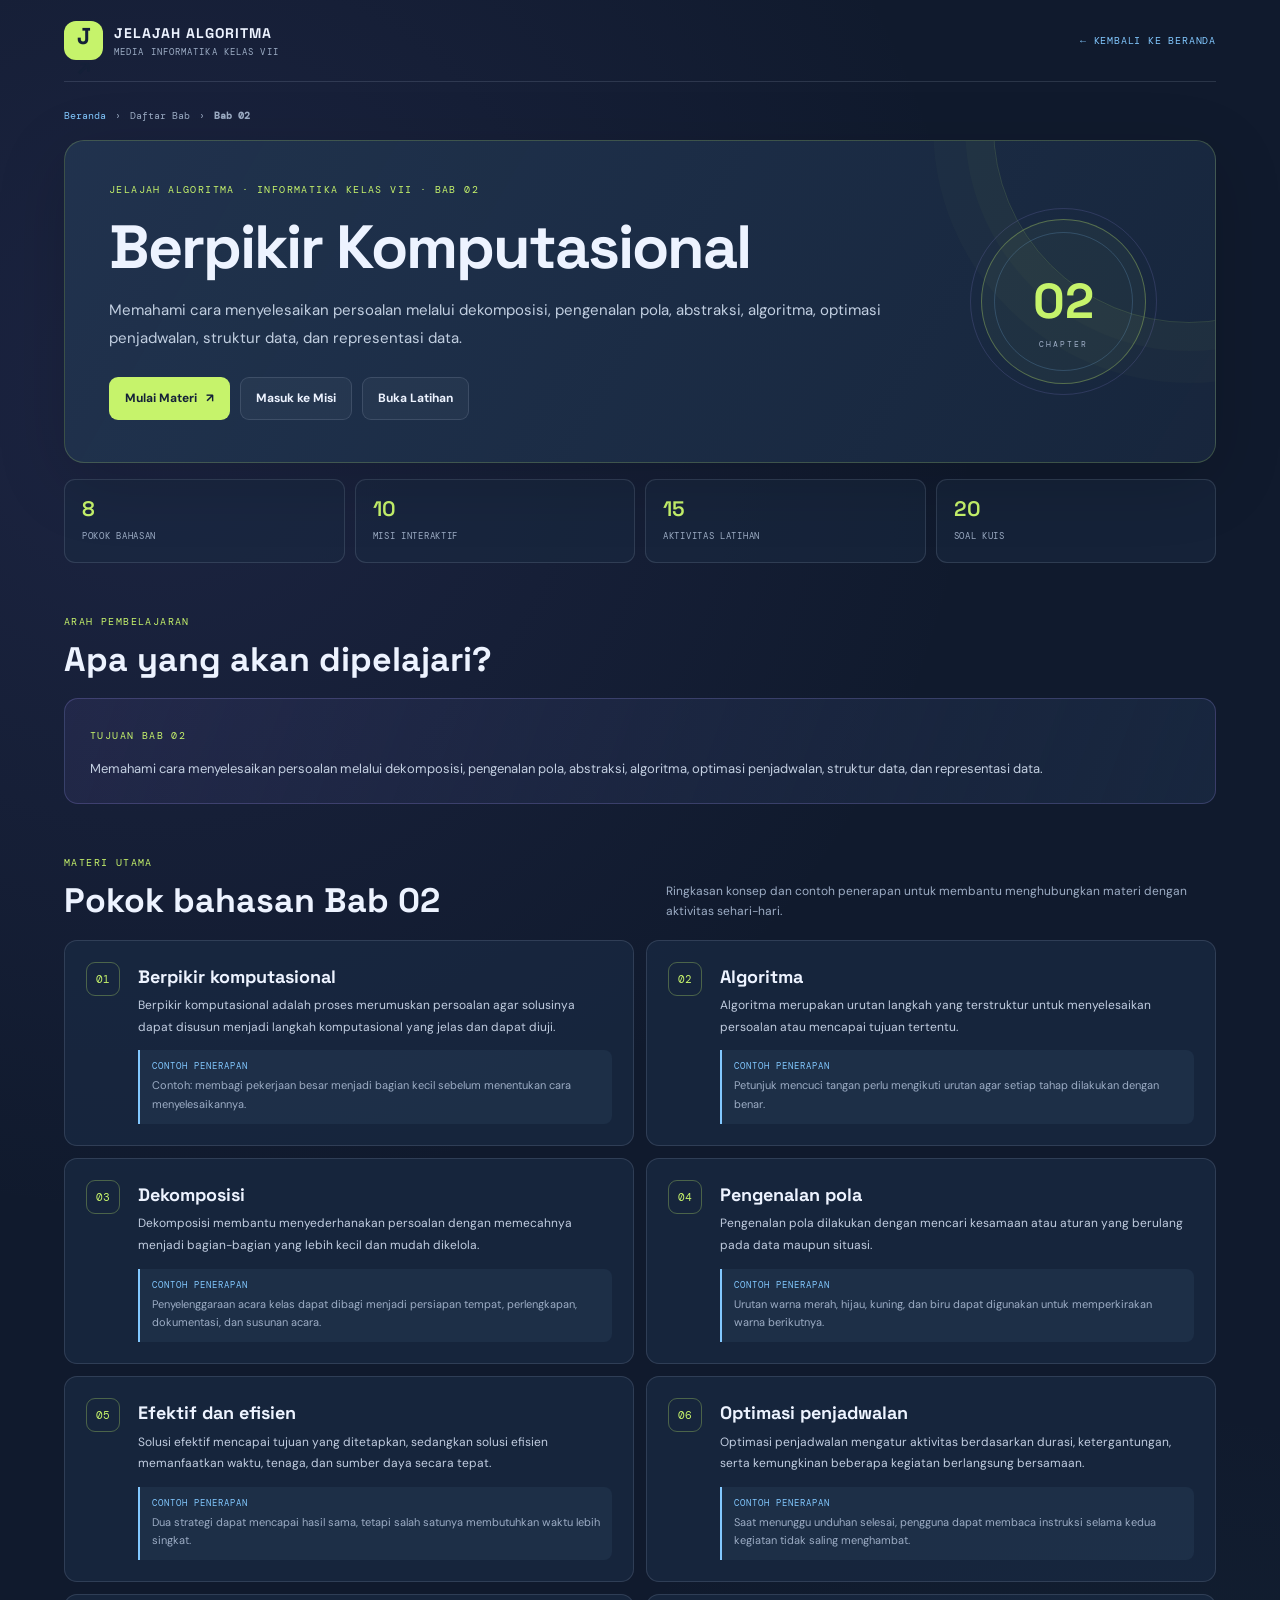
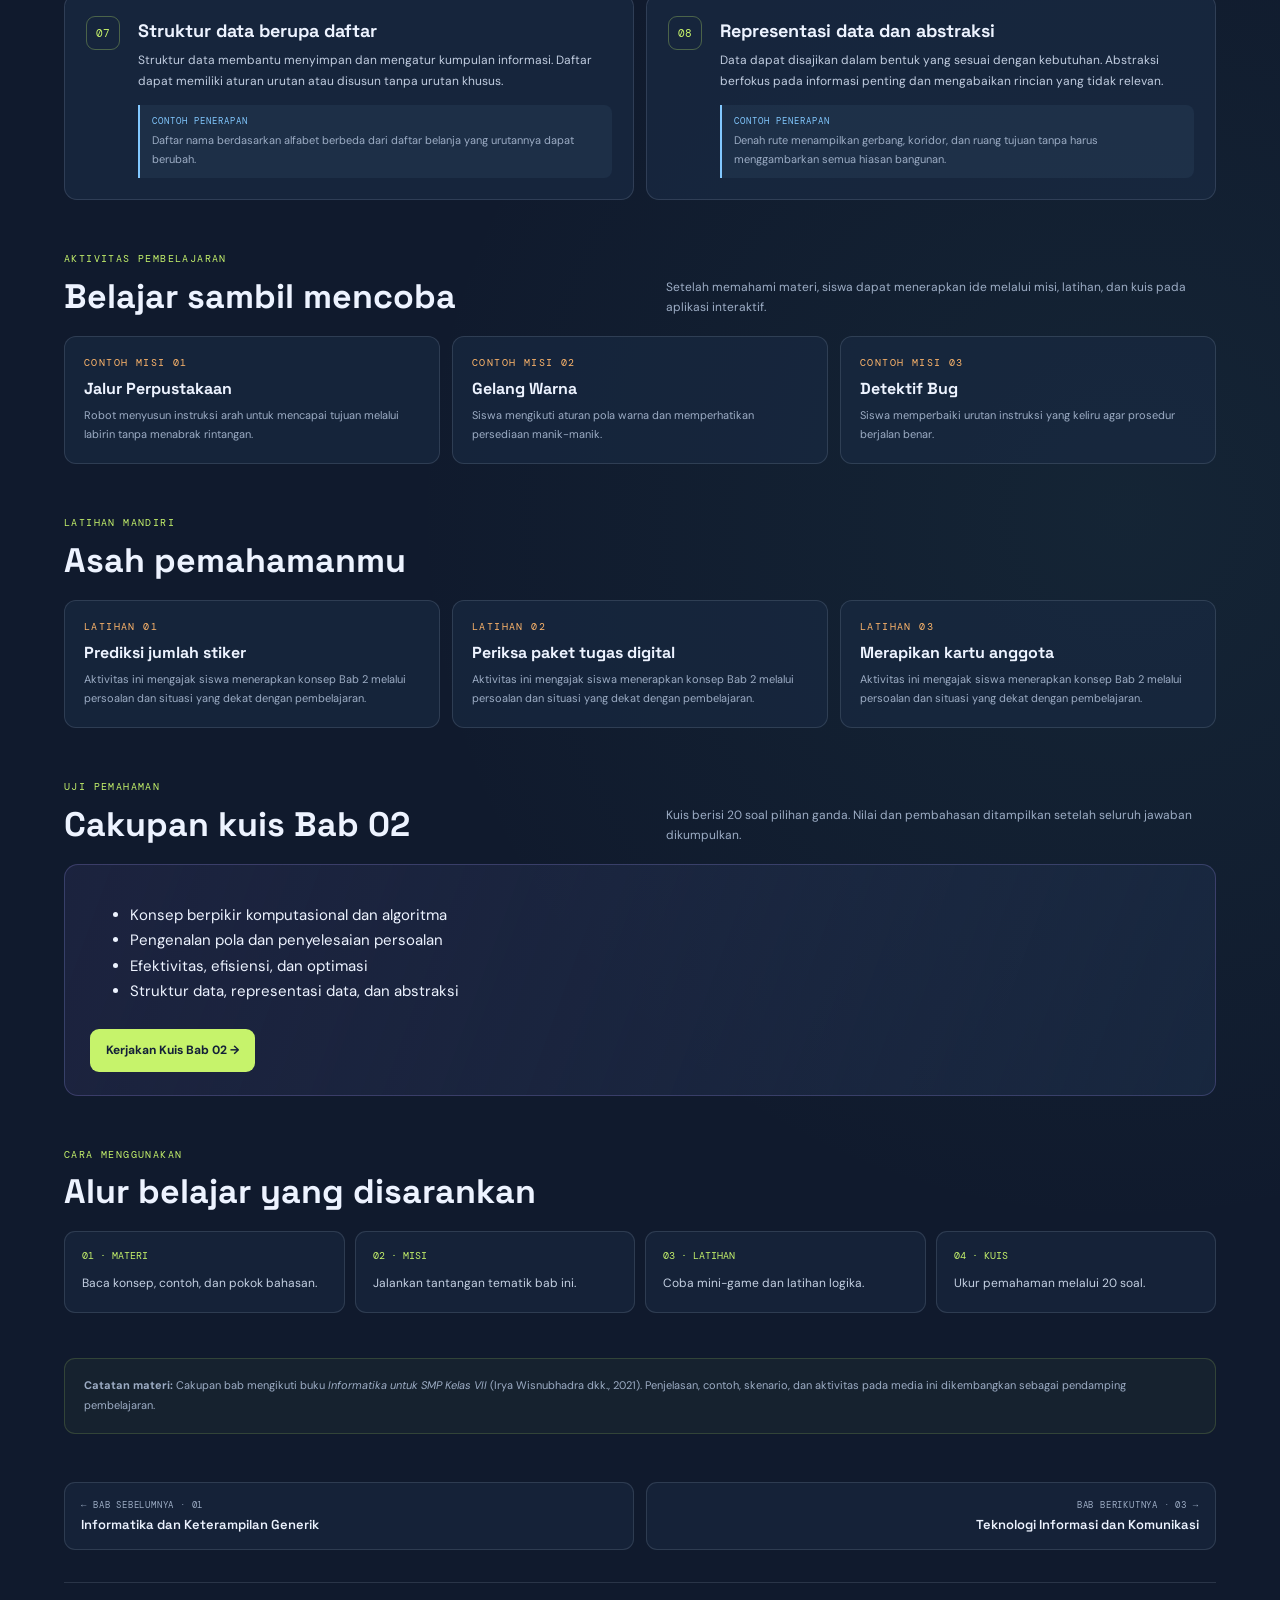
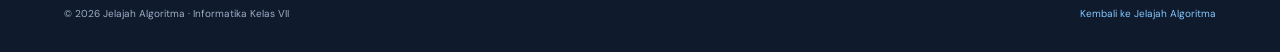
<file: bab-02.html>
<!doctype html>
<html lang="id">
<head>
  <meta charset="utf-8">
  <meta name="viewport" content="width=device-width, initial-scale=1">
  <title>Bab 02 Berpikir Komputasional — Jelajah Algoritma | Informatika Kelas VII</title>
  <meta name="description" content="Berpikir Komputasional. Materi, misi, latihan, dan kuis interaktif Informatika kelas VII di Jelajah Algoritma.">
  <meta name="robots" content="index,follow,max-image-preview:large">
  <meta name="author" content="Jelajah Algoritma">
  <meta name="theme-color" content="#101a2d">
  <link rel="canonical" href="https://jelajah-algoritma.adits.workers.dev/bab-02.html">
  <link rel="icon" type="image/png" sizes="96x96" href="/favicon-96.png">
  <meta property="og:type" content="article">
  <meta property="og:locale" content="id_ID">
  <meta property="og:site_name" content="Jelajah Algoritma">
  <meta property="og:title" content="Bab 02 Berpikir Komputasional — Informatika Kelas VII">
  <meta property="og:description" content="Berpikir Komputasional. Materi, misi, latihan, dan kuis interaktif Informatika kelas VII di Jelajah Algoritma.">
  <meta property="og:url" content="https://jelajah-algoritma.adits.workers.dev/bab-02.html">
  <meta name="twitter:card" content="summary">
  <meta name="twitter:title" content="Bab 02 Berpikir Komputasional — Jelajah Algoritma">
  <meta name="twitter:description" content="Berpikir Komputasional. Materi, misi, latihan, dan kuis interaktif Informatika kelas VII di Jelajah Algoritma.">
  <link rel="stylesheet" href="/css/chapter-pages.css?v=26.0-chapter-focus">
  <script type="application/ld+json">{"@context":"https://schema.org","@graph":[{"@type":"WebPage","@id":"https://jelajah-algoritma.adits.workers.dev/bab-02.html#webpage","url":"https://jelajah-algoritma.adits.workers.dev/bab-02.html","name":"Berpikir Komputasional — Jelajah Algoritma","description":"Berpikir Komputasional. Materi, misi, latihan, dan kuis interaktif Informatika kelas VII di Jelajah Algoritma.","inLanguage":"id-ID","isPartOf":{"@id":"https://jelajah-algoritma.adits.workers.dev/#website"},"breadcrumb":{"@id":"https://jelajah-algoritma.adits.workers.dev/bab-02.html#breadcrumb"}},{"@type":"LearningResource","@id":"https://jelajah-algoritma.adits.workers.dev/bab-02.html#learning-resource","name":"Bab 02 — Berpikir Komputasional","url":"https://jelajah-algoritma.adits.workers.dev/bab-02.html","description":"Memahami cara menyelesaikan persoalan melalui dekomposisi, pengenalan pola, abstraksi, algoritma, optimasi penjadwalan, struktur data, dan representasi data.","inLanguage":"id-ID","educationalLevel":"SMP Kelas VII","learningResourceType":["Materi pembelajaran","Permainan edukasi","Latihan","Kuis"],"teaches":["Berpikir komputasional","Algoritma","Dekomposisi","Pengenalan pola","Efektif dan efisien","Optimasi penjadwalan","Struktur data berupa daftar","Representasi data dan abstraksi"]},{"@type":"BreadcrumbList","@id":"https://jelajah-algoritma.adits.workers.dev/bab-02.html#breadcrumb","itemListElement":[{"@type":"ListItem","position":1,"name":"Beranda","item":"https://jelajah-algoritma.adits.workers.dev/"},{"@type":"ListItem","position":2,"name":"Bab 02 — Berpikir Komputasional","item":"https://jelajah-algoritma.adits.workers.dev/bab-02.html"}]}]}</script>
</head>
<body>
  <header class="site-header wrap">
    <a class="brand" href="/" aria-label="Jelajah Algoritma, beranda"><span class="brand-mark">J<span>↗</span></span><span class="brand-copy"><strong>JELAJAH ALGORITMA</strong><small>MEDIA INFORMATIKA KELAS VII</small></span></a>
    <a class="header-link" href="/">← KEMBALI KE BERANDA</a>
  </header>
  <main class="wrap">
    <nav class="breadcrumb" aria-label="Breadcrumb"><a href="/">Beranda</a><span>›</span><span>Daftar Bab</span><span>›</span><strong>Bab 02</strong></nav>
    <section class="hero">
      <div><div class="eyebrow">JELAJAH ALGORITMA · INFORMATIKA KELAS VII · BAB 02</div><h1>Berpikir Komputasional</h1><p>Memahami cara menyelesaikan persoalan melalui dekomposisi, pengenalan pola, abstraksi, algoritma, optimasi penjadwalan, struktur data, dan representasi data.</p><div class="actions"><a class="btn btn-primary" href="/?bagian=materi&amp;bab=2">Mulai Materi <span>↗</span></a><a class="btn btn-secondary" href="/?bagian=misi&amp;bab=2">Masuk ke Misi</a><a class="btn btn-secondary" href="/?bagian=latihan&amp;bab=2">Buka Latihan</a></div></div>
      <div class="hero-art" aria-hidden="true"><strong>02</strong><span>CHAPTER</span></div>
    </section>
    <div class="stats" aria-label="Isi pembelajaran bab"><div class="stat"><strong>8</strong><span>POKOK BAHASAN</span></div><div class="stat"><strong>10</strong><span>MISI INTERAKTIF</span></div><div class="stat"><strong>15</strong><span>AKTIVITAS LATIHAN</span></div><div class="stat"><strong>20</strong><span>SOAL KUIS</span></div></div>
    <section class="section" id="tujuan"><div class="section-heading"><div><span class="eyebrow">ARAH PEMBELAJARAN</span><h2>Apa yang akan dipelajari?</h2></div></div><div class="goal"><span class="mini">TUJUAN BAB 02</span><p>Memahami cara menyelesaikan persoalan melalui dekomposisi, pengenalan pola, abstraksi, algoritma, optimasi penjadwalan, struktur data, dan representasi data.</p></div></section>
    <section class="section" id="pokok-bahasan"><div class="section-heading"><div><span class="eyebrow">MATERI UTAMA</span><h2>Pokok bahasan Bab 02</h2></div><p>Ringkasan konsep dan contoh penerapan untuk membantu menghubungkan materi dengan aktivitas sehari-hari.</p></div><div class="topic-grid"><article class="topic-card"><span class="topic-number">01</span><div><h3>Berpikir komputasional</h3><p>Berpikir komputasional adalah proses merumuskan persoalan agar solusinya dapat disusun menjadi langkah komputasional yang jelas dan dapat diuji.</p><div class="example"><b>CONTOH PENERAPAN</b>Contoh: membagi pekerjaan besar menjadi bagian kecil sebelum menentukan cara menyelesaikannya.</div></div></article><article class="topic-card"><span class="topic-number">02</span><div><h3>Algoritma</h3><p>Algoritma merupakan urutan langkah yang terstruktur untuk menyelesaikan persoalan atau mencapai tujuan tertentu.</p><div class="example"><b>CONTOH PENERAPAN</b>Petunjuk mencuci tangan perlu mengikuti urutan agar setiap tahap dilakukan dengan benar.</div></div></article><article class="topic-card"><span class="topic-number">03</span><div><h3>Dekomposisi</h3><p>Dekomposisi membantu menyederhanakan persoalan dengan memecahnya menjadi bagian-bagian yang lebih kecil dan mudah dikelola.</p><div class="example"><b>CONTOH PENERAPAN</b>Penyelenggaraan acara kelas dapat dibagi menjadi persiapan tempat, perlengkapan, dokumentasi, dan susunan acara.</div></div></article><article class="topic-card"><span class="topic-number">04</span><div><h3>Pengenalan pola</h3><p>Pengenalan pola dilakukan dengan mencari kesamaan atau aturan yang berulang pada data maupun situasi.</p><div class="example"><b>CONTOH PENERAPAN</b>Urutan warna merah, hijau, kuning, dan biru dapat digunakan untuk memperkirakan warna berikutnya.</div></div></article><article class="topic-card"><span class="topic-number">05</span><div><h3>Efektif dan efisien</h3><p>Solusi efektif mencapai tujuan yang ditetapkan, sedangkan solusi efisien memanfaatkan waktu, tenaga, dan sumber daya secara tepat.</p><div class="example"><b>CONTOH PENERAPAN</b>Dua strategi dapat mencapai hasil sama, tetapi salah satunya membutuhkan waktu lebih singkat.</div></div></article><article class="topic-card"><span class="topic-number">06</span><div><h3>Optimasi penjadwalan</h3><p>Optimasi penjadwalan mengatur aktivitas berdasarkan durasi, ketergantungan, serta kemungkinan beberapa kegiatan berlangsung bersamaan.</p><div class="example"><b>CONTOH PENERAPAN</b>Saat menunggu unduhan selesai, pengguna dapat membaca instruksi selama kedua kegiatan tidak saling menghambat.</div></div></article><article class="topic-card"><span class="topic-number">07</span><div><h3>Struktur data berupa daftar</h3><p>Struktur data membantu menyimpan dan mengatur kumpulan informasi. Daftar dapat memiliki aturan urutan atau disusun tanpa urutan khusus.</p><div class="example"><b>CONTOH PENERAPAN</b>Daftar nama berdasarkan alfabet berbeda dari daftar belanja yang urutannya dapat berubah.</div></div></article><article class="topic-card"><span class="topic-number">08</span><div><h3>Representasi data dan abstraksi</h3><p>Data dapat disajikan dalam bentuk yang sesuai dengan kebutuhan. Abstraksi berfokus pada informasi penting dan mengabaikan rincian yang tidak relevan.</p><div class="example"><b>CONTOH PENERAPAN</b>Denah rute menampilkan gerbang, koridor, dan ruang tujuan tanpa harus menggambarkan semua hiasan bangunan.</div></div></article></div></section>
    <section class="section" id="kegiatan"><div class="section-heading"><div><span class="eyebrow">AKTIVITAS PEMBELAJARAN</span><h2>Belajar sambil mencoba</h2></div><p>Setelah memahami materi, siswa dapat menerapkan ide melalui misi, latihan, dan kuis pada aplikasi interaktif.</p></div><div class="activity-grid"><article class="activity-card"><span class="mini">CONTOH MISI 01</span><h3>Jalur Perpustakaan</h3><p>Robot menyusun instruksi arah untuk mencapai tujuan melalui labirin tanpa menabrak rintangan.</p></article><article class="activity-card"><span class="mini">CONTOH MISI 02</span><h3>Gelang Warna</h3><p>Siswa mengikuti aturan pola warna dan memperhatikan persediaan manik-manik.</p></article><article class="activity-card"><span class="mini">CONTOH MISI 03</span><h3>Detektif Bug</h3><p>Siswa memperbaiki urutan instruksi yang keliru agar prosedur berjalan benar.</p></article></div></section>
    <section class="section"><div class="section-heading"><div><span class="eyebrow">LATIHAN MANDIRI</span><h2>Asah pemahamanmu</h2></div></div><div class="activity-grid"><article class="activity-card"><span class="mini">LATIHAN 01</span><h3>Prediksi jumlah stiker</h3><p>Aktivitas ini mengajak siswa menerapkan konsep Bab 2 melalui persoalan dan situasi yang dekat dengan pembelajaran.</p></article><article class="activity-card"><span class="mini">LATIHAN 02</span><h3>Periksa paket tugas digital</h3><p>Aktivitas ini mengajak siswa menerapkan konsep Bab 2 melalui persoalan dan situasi yang dekat dengan pembelajaran.</p></article><article class="activity-card"><span class="mini">LATIHAN 03</span><h3>Merapikan kartu anggota</h3><p>Aktivitas ini mengajak siswa menerapkan konsep Bab 2 melalui persoalan dan situasi yang dekat dengan pembelajaran.</p></article></div></section>
    <section class="section"><div class="section-heading"><div><span class="eyebrow">UJI PEMAHAMAN</span><h2>Cakupan kuis Bab 02</h2></div><p>Kuis berisi 20 soal pilihan ganda. Nilai dan pembahasan ditampilkan setelah seluruh jawaban dikumpulkan.</p></div><div class="goal"><ul><li>Konsep berpikir komputasional dan algoritma</li><li>Pengenalan pola dan penyelesaian persoalan</li><li>Efektivitas, efisiensi, dan optimasi</li><li>Struktur data, representasi data, dan abstraksi</li></ul><div class="actions"><a class="btn btn-primary" href="/?bagian=kuis&amp;bab=2">Kerjakan Kuis Bab 02 →</a></div></div></section>
    <section class="section"><div class="section-heading"><div><span class="eyebrow">CARA MENGGUNAKAN</span><h2>Alur belajar yang disarankan</h2></div></div><div class="learning-steps"><div class="learning-step"><b>01 · MATERI</b><span>Baca konsep, contoh, dan pokok bahasan.</span></div><div class="learning-step"><b>02 · MISI</b><span>Jalankan tantangan tematik bab ini.</span></div><div class="learning-step"><b>03 · LATIHAN</b><span>Coba mini-game dan latihan logika.</span></div><div class="learning-step"><b>04 · KUIS</b><span>Ukur pemahaman melalui 20 soal.</span></div></div></section>
    <div class="note"><strong>Catatan materi:</strong> Cakupan bab mengikuti buku <em>Informatika untuk SMP Kelas VII</em> (Irya Wisnubhadra dkk., 2021). Penjelasan, contoh, skenario, dan aktivitas pada media ini dikembangkan sebagai pendamping pembelajaran.</div>
    <nav class="chapter-nav" aria-label="Navigasi bab"><a href="/bab-01.html"><small>← BAB SEBELUMNYA · 01</small><strong>Informatika dan Keterampilan Generik</strong></a><a href="/bab-03.html"><small>BAB BERIKUTNYA · 03 →</small><strong>Teknologi Informasi dan Komunikasi</strong></a></nav>
  </main>
  <footer class="footer wrap"><span>© 2026 Jelajah Algoritma · Informatika Kelas VII</span><a href="/">Kembali ke Jelajah Algoritma</a></footer>
</body>
</html>
</file>
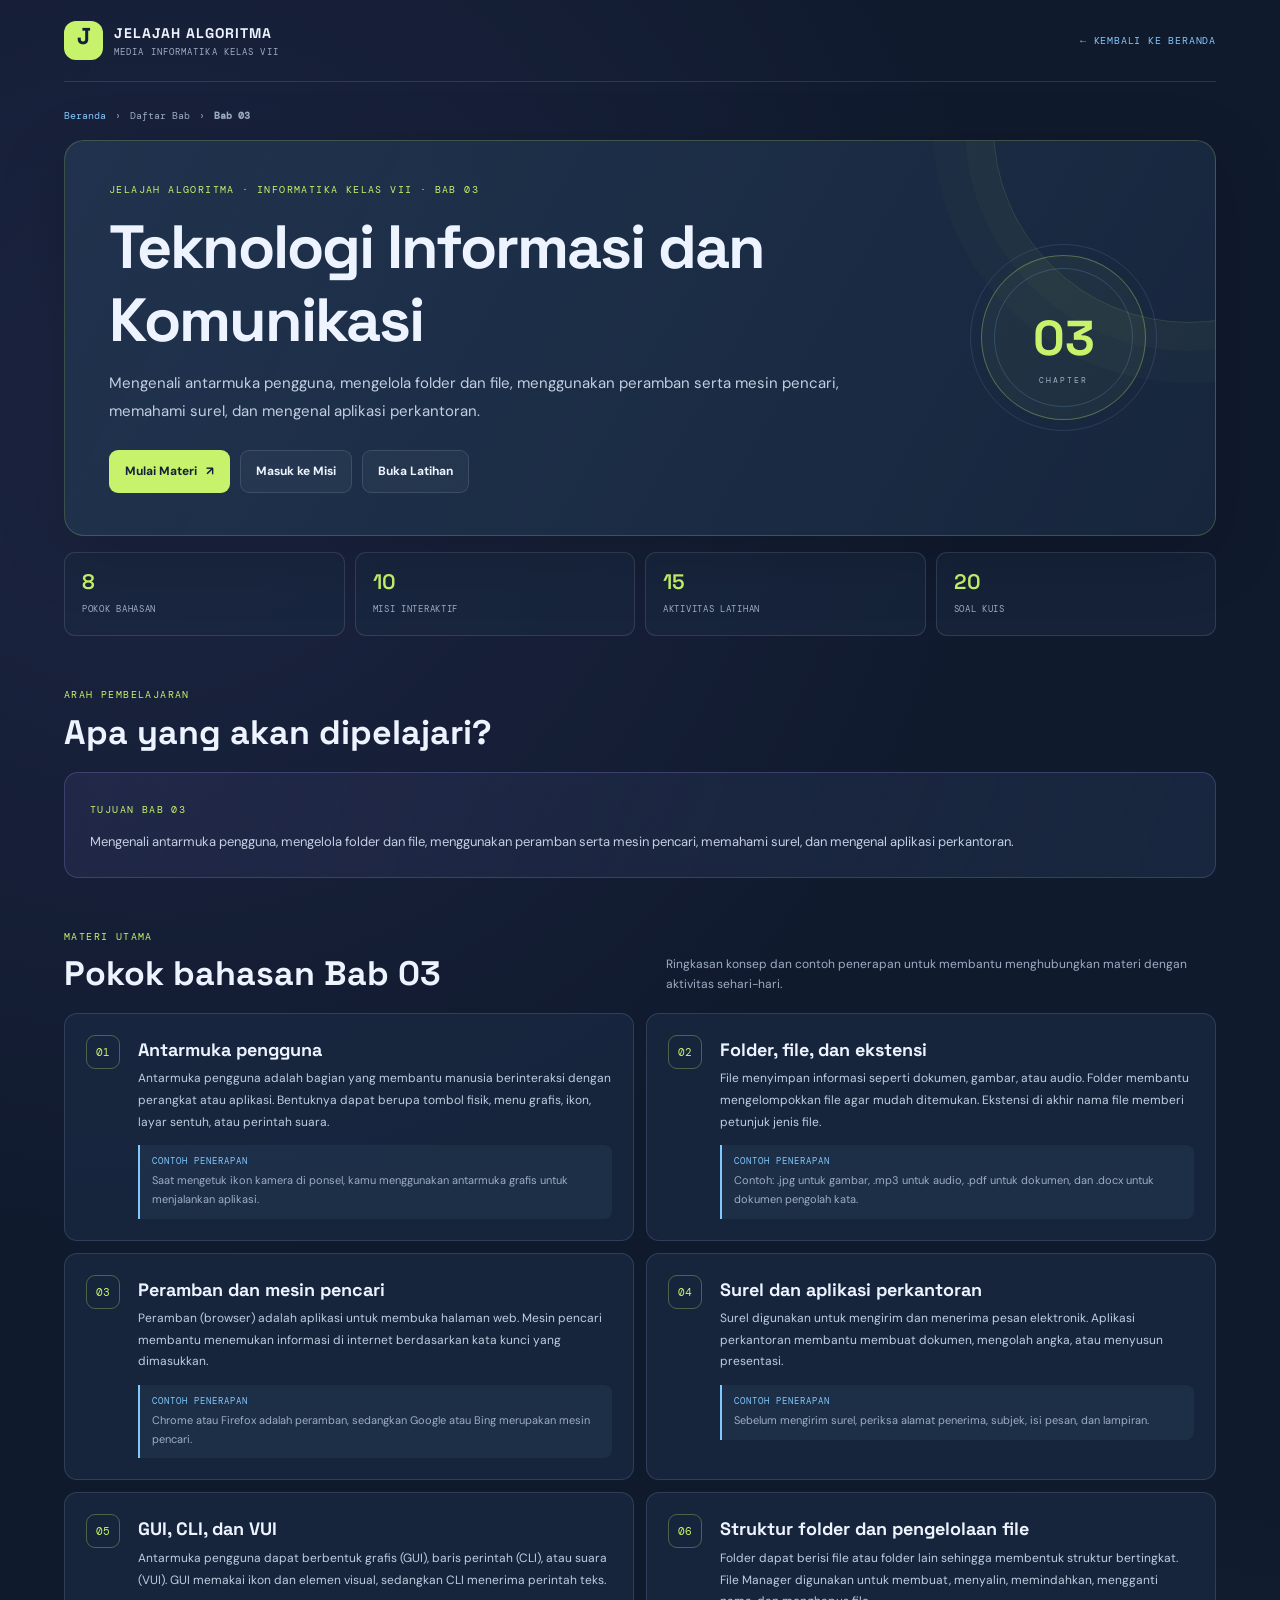
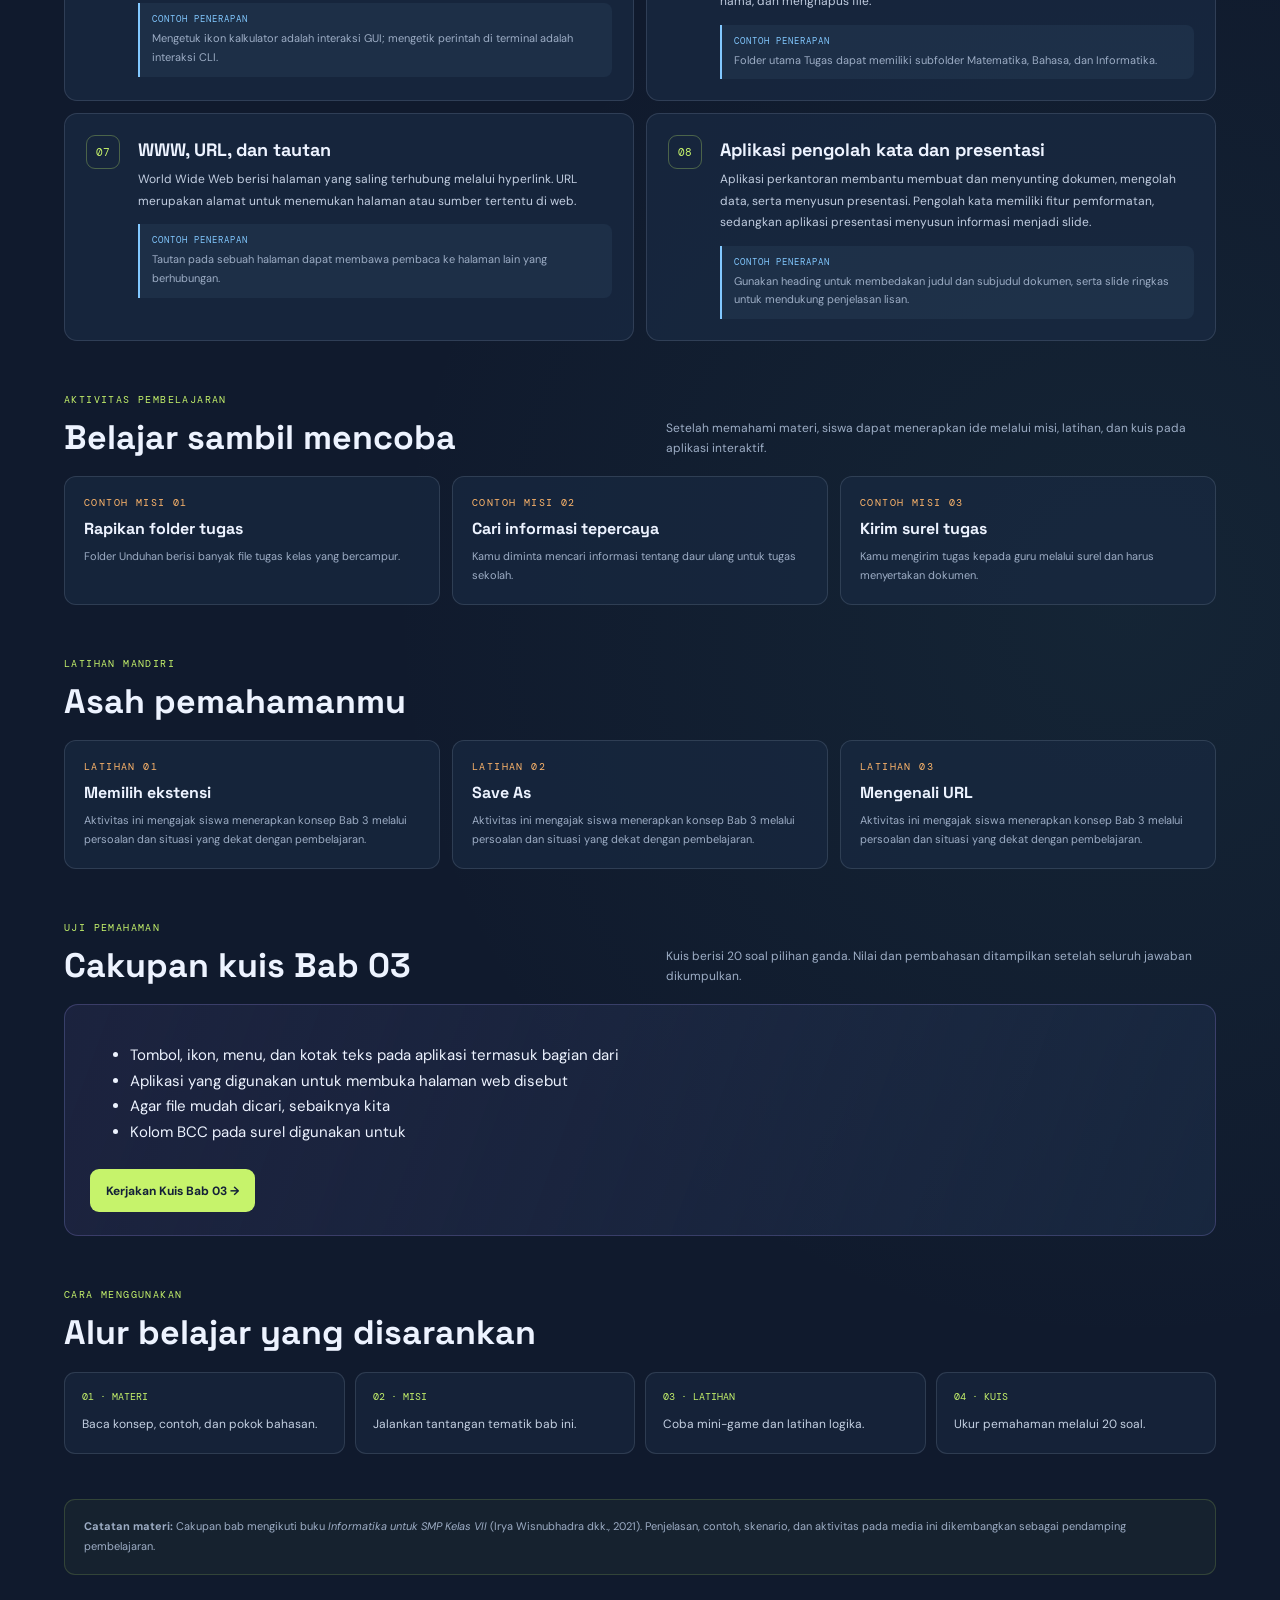
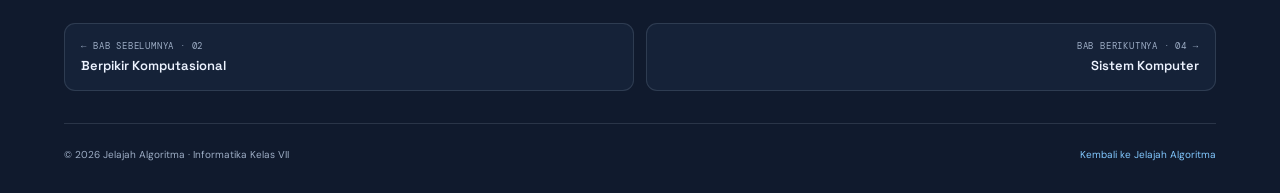
<file: bab-03.html>
<!doctype html>
<html lang="id">
<head>
  <meta charset="utf-8">
  <meta name="viewport" content="width=device-width, initial-scale=1">
  <title>Bab 03 Teknologi Informasi dan Komunikasi — Jelajah Algoritma | Informatika Kelas VII</title>
  <meta name="description" content="Teknologi Informasi dan Komunikasi. Materi, misi, latihan, dan kuis interaktif Informatika kelas VII di Jelajah Algoritma.">
  <meta name="robots" content="index,follow,max-image-preview:large">
  <meta name="author" content="Jelajah Algoritma">
  <meta name="theme-color" content="#101a2d">
  <link rel="canonical" href="https://jelajah-algoritma.adits.workers.dev/bab-03.html">
  <link rel="icon" type="image/png" sizes="96x96" href="/favicon-96.png">
  <meta property="og:type" content="article">
  <meta property="og:locale" content="id_ID">
  <meta property="og:site_name" content="Jelajah Algoritma">
  <meta property="og:title" content="Bab 03 Teknologi Informasi dan Komunikasi — Informatika Kelas VII">
  <meta property="og:description" content="Teknologi Informasi dan Komunikasi. Materi, misi, latihan, dan kuis interaktif Informatika kelas VII di Jelajah Algoritma.">
  <meta property="og:url" content="https://jelajah-algoritma.adits.workers.dev/bab-03.html">
  <meta name="twitter:card" content="summary">
  <meta name="twitter:title" content="Bab 03 Teknologi Informasi dan Komunikasi — Jelajah Algoritma">
  <meta name="twitter:description" content="Teknologi Informasi dan Komunikasi. Materi, misi, latihan, dan kuis interaktif Informatika kelas VII di Jelajah Algoritma.">
  <link rel="stylesheet" href="/css/chapter-pages.css?v=26.0-chapter-focus">
  <script type="application/ld+json">{"@context":"https://schema.org","@graph":[{"@type":"WebPage","@id":"https://jelajah-algoritma.adits.workers.dev/bab-03.html#webpage","url":"https://jelajah-algoritma.adits.workers.dev/bab-03.html","name":"Teknologi Informasi dan Komunikasi — Jelajah Algoritma","description":"Teknologi Informasi dan Komunikasi. Materi, misi, latihan, dan kuis interaktif Informatika kelas VII di Jelajah Algoritma.","inLanguage":"id-ID","isPartOf":{"@id":"https://jelajah-algoritma.adits.workers.dev/#website"},"breadcrumb":{"@id":"https://jelajah-algoritma.adits.workers.dev/bab-03.html#breadcrumb"}},{"@type":"LearningResource","@id":"https://jelajah-algoritma.adits.workers.dev/bab-03.html#learning-resource","name":"Bab 03 — Teknologi Informasi dan Komunikasi","url":"https://jelajah-algoritma.adits.workers.dev/bab-03.html","description":"Mengenali antarmuka pengguna, mengelola folder dan file, menggunakan peramban serta mesin pencari, memahami surel, dan mengenal aplikasi perkantoran.","inLanguage":"id-ID","educationalLevel":"SMP Kelas VII","learningResourceType":["Materi pembelajaran","Permainan edukasi","Latihan","Kuis"],"teaches":["Antarmuka pengguna","Folder, file, dan ekstensi","Peramban dan mesin pencari","Surel dan aplikasi perkantoran","GUI, CLI, dan VUI","Struktur folder dan pengelolaan file","WWW, URL, dan tautan","Aplikasi pengolah kata dan presentasi"]},{"@type":"BreadcrumbList","@id":"https://jelajah-algoritma.adits.workers.dev/bab-03.html#breadcrumb","itemListElement":[{"@type":"ListItem","position":1,"name":"Beranda","item":"https://jelajah-algoritma.adits.workers.dev/"},{"@type":"ListItem","position":2,"name":"Bab 03 — Teknologi Informasi dan Komunikasi","item":"https://jelajah-algoritma.adits.workers.dev/bab-03.html"}]}]}</script>
</head>
<body>
  <header class="site-header wrap">
    <a class="brand" href="/" aria-label="Jelajah Algoritma, beranda"><span class="brand-mark">J<span>↗</span></span><span class="brand-copy"><strong>JELAJAH ALGORITMA</strong><small>MEDIA INFORMATIKA KELAS VII</small></span></a>
    <a class="header-link" href="/">← KEMBALI KE BERANDA</a>
  </header>
  <main class="wrap">
    <nav class="breadcrumb" aria-label="Breadcrumb"><a href="/">Beranda</a><span>›</span><span>Daftar Bab</span><span>›</span><strong>Bab 03</strong></nav>
    <section class="hero">
      <div><div class="eyebrow">JELAJAH ALGORITMA · INFORMATIKA KELAS VII · BAB 03</div><h1>Teknologi Informasi dan Komunikasi</h1><p>Mengenali antarmuka pengguna, mengelola folder dan file, menggunakan peramban serta mesin pencari, memahami surel, dan mengenal aplikasi perkantoran.</p><div class="actions"><a class="btn btn-primary" href="/?bagian=materi&amp;bab=3">Mulai Materi <span>↗</span></a><a class="btn btn-secondary" href="/?bagian=misi&amp;bab=3">Masuk ke Misi</a><a class="btn btn-secondary" href="/?bagian=latihan&amp;bab=3">Buka Latihan</a></div></div>
      <div class="hero-art" aria-hidden="true"><strong>03</strong><span>CHAPTER</span></div>
    </section>
    <div class="stats" aria-label="Isi pembelajaran bab"><div class="stat"><strong>8</strong><span>POKOK BAHASAN</span></div><div class="stat"><strong>10</strong><span>MISI INTERAKTIF</span></div><div class="stat"><strong>15</strong><span>AKTIVITAS LATIHAN</span></div><div class="stat"><strong>20</strong><span>SOAL KUIS</span></div></div>
    <section class="section" id="tujuan"><div class="section-heading"><div><span class="eyebrow">ARAH PEMBELAJARAN</span><h2>Apa yang akan dipelajari?</h2></div></div><div class="goal"><span class="mini">TUJUAN BAB 03</span><p>Mengenali antarmuka pengguna, mengelola folder dan file, menggunakan peramban serta mesin pencari, memahami surel, dan mengenal aplikasi perkantoran.</p></div></section>
    <section class="section" id="pokok-bahasan"><div class="section-heading"><div><span class="eyebrow">MATERI UTAMA</span><h2>Pokok bahasan Bab 03</h2></div><p>Ringkasan konsep dan contoh penerapan untuk membantu menghubungkan materi dengan aktivitas sehari-hari.</p></div><div class="topic-grid"><article class="topic-card"><span class="topic-number">01</span><div><h3>Antarmuka pengguna</h3><p>Antarmuka pengguna adalah bagian yang membantu manusia berinteraksi dengan perangkat atau aplikasi. Bentuknya dapat berupa tombol fisik, menu grafis, ikon, layar sentuh, atau perintah suara.</p><div class="example"><b>CONTOH PENERAPAN</b>Saat mengetuk ikon kamera di ponsel, kamu menggunakan antarmuka grafis untuk menjalankan aplikasi.</div></div></article><article class="topic-card"><span class="topic-number">02</span><div><h3>Folder, file, dan ekstensi</h3><p>File menyimpan informasi seperti dokumen, gambar, atau audio. Folder membantu mengelompokkan file agar mudah ditemukan. Ekstensi di akhir nama file memberi petunjuk jenis file.</p><div class="example"><b>CONTOH PENERAPAN</b>Contoh: .jpg untuk gambar, .mp3 untuk audio, .pdf untuk dokumen, dan .docx untuk dokumen pengolah kata.</div></div></article><article class="topic-card"><span class="topic-number">03</span><div><h3>Peramban dan mesin pencari</h3><p>Peramban (browser) adalah aplikasi untuk membuka halaman web. Mesin pencari membantu menemukan informasi di internet berdasarkan kata kunci yang dimasukkan.</p><div class="example"><b>CONTOH PENERAPAN</b>Chrome atau Firefox adalah peramban, sedangkan Google atau Bing merupakan mesin pencari.</div></div></article><article class="topic-card"><span class="topic-number">04</span><div><h3>Surel dan aplikasi perkantoran</h3><p>Surel digunakan untuk mengirim dan menerima pesan elektronik. Aplikasi perkantoran membantu membuat dokumen, mengolah angka, atau menyusun presentasi.</p><div class="example"><b>CONTOH PENERAPAN</b>Sebelum mengirim surel, periksa alamat penerima, subjek, isi pesan, dan lampiran.</div></div></article><article class="topic-card"><span class="topic-number">05</span><div><h3>GUI, CLI, dan VUI</h3><p>Antarmuka pengguna dapat berbentuk grafis (GUI), baris perintah (CLI), atau suara (VUI). GUI memakai ikon dan elemen visual, sedangkan CLI menerima perintah teks.</p><div class="example"><b>CONTOH PENERAPAN</b>Mengetuk ikon kalkulator adalah interaksi GUI; mengetik perintah di terminal adalah interaksi CLI.</div></div></article><article class="topic-card"><span class="topic-number">06</span><div><h3>Struktur folder dan pengelolaan file</h3><p>Folder dapat berisi file atau folder lain sehingga membentuk struktur bertingkat. File Manager digunakan untuk membuat, menyalin, memindahkan, mengganti nama, dan menghapus file.</p><div class="example"><b>CONTOH PENERAPAN</b>Folder utama Tugas dapat memiliki subfolder Matematika, Bahasa, dan Informatika.</div></div></article><article class="topic-card"><span class="topic-number">07</span><div><h3>WWW, URL, dan tautan</h3><p>World Wide Web berisi halaman yang saling terhubung melalui hyperlink. URL merupakan alamat untuk menemukan halaman atau sumber tertentu di web.</p><div class="example"><b>CONTOH PENERAPAN</b>Tautan pada sebuah halaman dapat membawa pembaca ke halaman lain yang berhubungan.</div></div></article><article class="topic-card"><span class="topic-number">08</span><div><h3>Aplikasi pengolah kata dan presentasi</h3><p>Aplikasi perkantoran membantu membuat dan menyunting dokumen, mengolah data, serta menyusun presentasi. Pengolah kata memiliki fitur pemformatan, sedangkan aplikasi presentasi menyusun informasi menjadi slide.</p><div class="example"><b>CONTOH PENERAPAN</b>Gunakan heading untuk membedakan judul dan subjudul dokumen, serta slide ringkas untuk mendukung penjelasan lisan.</div></div></article></div></section>
    <section class="section" id="kegiatan"><div class="section-heading"><div><span class="eyebrow">AKTIVITAS PEMBELAJARAN</span><h2>Belajar sambil mencoba</h2></div><p>Setelah memahami materi, siswa dapat menerapkan ide melalui misi, latihan, dan kuis pada aplikasi interaktif.</p></div><div class="activity-grid"><article class="activity-card"><span class="mini">CONTOH MISI 01</span><h3>Rapikan folder tugas</h3><p>Folder Unduhan berisi banyak file tugas kelas yang bercampur.</p></article><article class="activity-card"><span class="mini">CONTOH MISI 02</span><h3>Cari informasi tepercaya</h3><p>Kamu diminta mencari informasi tentang daur ulang untuk tugas sekolah.</p></article><article class="activity-card"><span class="mini">CONTOH MISI 03</span><h3>Kirim surel tugas</h3><p>Kamu mengirim tugas kepada guru melalui surel dan harus menyertakan dokumen.</p></article></div></section>
    <section class="section"><div class="section-heading"><div><span class="eyebrow">LATIHAN MANDIRI</span><h2>Asah pemahamanmu</h2></div></div><div class="activity-grid"><article class="activity-card"><span class="mini">LATIHAN 01</span><h3>Memilih ekstensi</h3><p>Aktivitas ini mengajak siswa menerapkan konsep Bab 3 melalui persoalan dan situasi yang dekat dengan pembelajaran.</p></article><article class="activity-card"><span class="mini">LATIHAN 02</span><h3>Save As</h3><p>Aktivitas ini mengajak siswa menerapkan konsep Bab 3 melalui persoalan dan situasi yang dekat dengan pembelajaran.</p></article><article class="activity-card"><span class="mini">LATIHAN 03</span><h3>Mengenali URL</h3><p>Aktivitas ini mengajak siswa menerapkan konsep Bab 3 melalui persoalan dan situasi yang dekat dengan pembelajaran.</p></article></div></section>
    <section class="section"><div class="section-heading"><div><span class="eyebrow">UJI PEMAHAMAN</span><h2>Cakupan kuis Bab 03</h2></div><p>Kuis berisi 20 soal pilihan ganda. Nilai dan pembahasan ditampilkan setelah seluruh jawaban dikumpulkan.</p></div><div class="goal"><ul><li>Tombol, ikon, menu, dan kotak teks pada aplikasi termasuk bagian dari</li><li>Aplikasi yang digunakan untuk membuka halaman web disebut</li><li>Agar file mudah dicari, sebaiknya kita</li><li>Kolom BCC pada surel digunakan untuk</li></ul><div class="actions"><a class="btn btn-primary" href="/?bagian=kuis&amp;bab=3">Kerjakan Kuis Bab 03 →</a></div></div></section>
    <section class="section"><div class="section-heading"><div><span class="eyebrow">CARA MENGGUNAKAN</span><h2>Alur belajar yang disarankan</h2></div></div><div class="learning-steps"><div class="learning-step"><b>01 · MATERI</b><span>Baca konsep, contoh, dan pokok bahasan.</span></div><div class="learning-step"><b>02 · MISI</b><span>Jalankan tantangan tematik bab ini.</span></div><div class="learning-step"><b>03 · LATIHAN</b><span>Coba mini-game dan latihan logika.</span></div><div class="learning-step"><b>04 · KUIS</b><span>Ukur pemahaman melalui 20 soal.</span></div></div></section>
    <div class="note"><strong>Catatan materi:</strong> Cakupan bab mengikuti buku <em>Informatika untuk SMP Kelas VII</em> (Irya Wisnubhadra dkk., 2021). Penjelasan, contoh, skenario, dan aktivitas pada media ini dikembangkan sebagai pendamping pembelajaran.</div>
    <nav class="chapter-nav" aria-label="Navigasi bab"><a href="/bab-02.html"><small>← BAB SEBELUMNYA · 02</small><strong>Berpikir Komputasional</strong></a><a href="/bab-04.html"><small>BAB BERIKUTNYA · 04 →</small><strong>Sistem Komputer</strong></a></nav>
  </main>
  <footer class="footer wrap"><span>© 2026 Jelajah Algoritma · Informatika Kelas VII</span><a href="/">Kembali ke Jelajah Algoritma</a></footer>
</body>
</html>
</file>
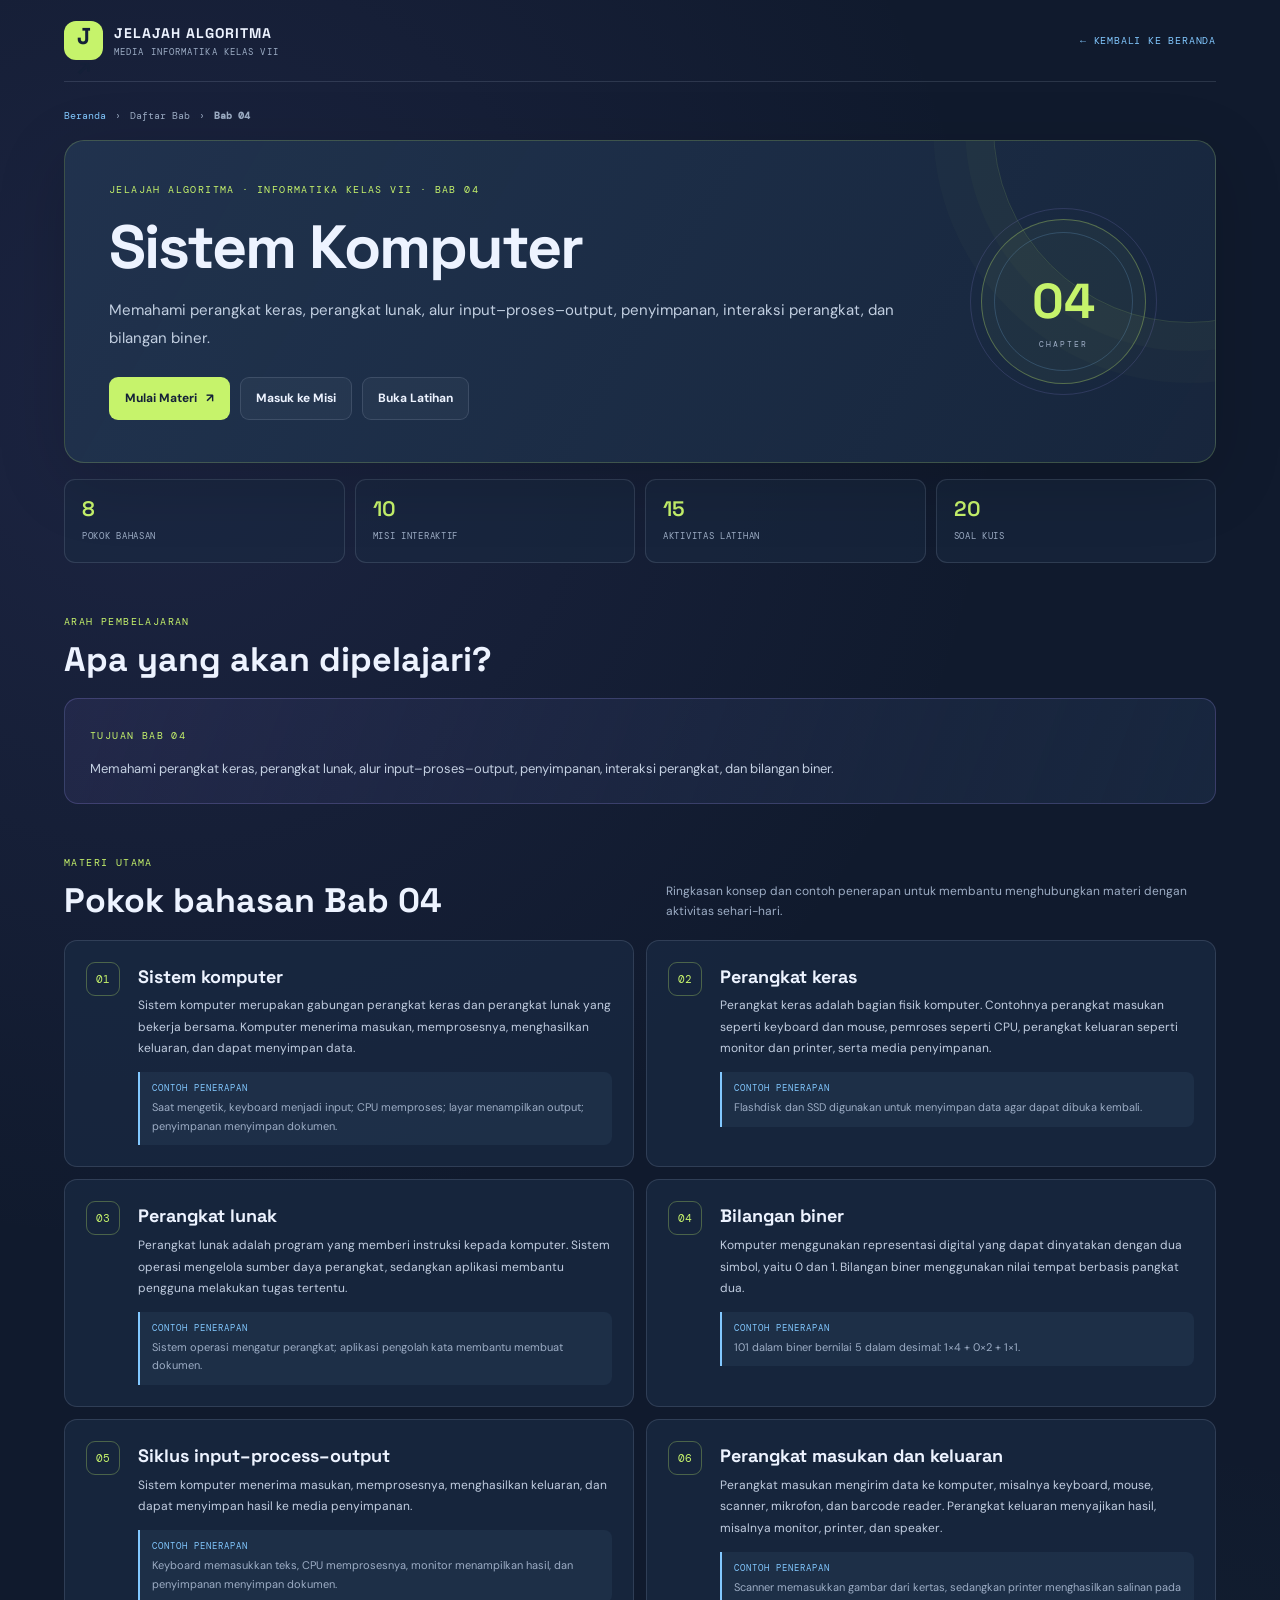
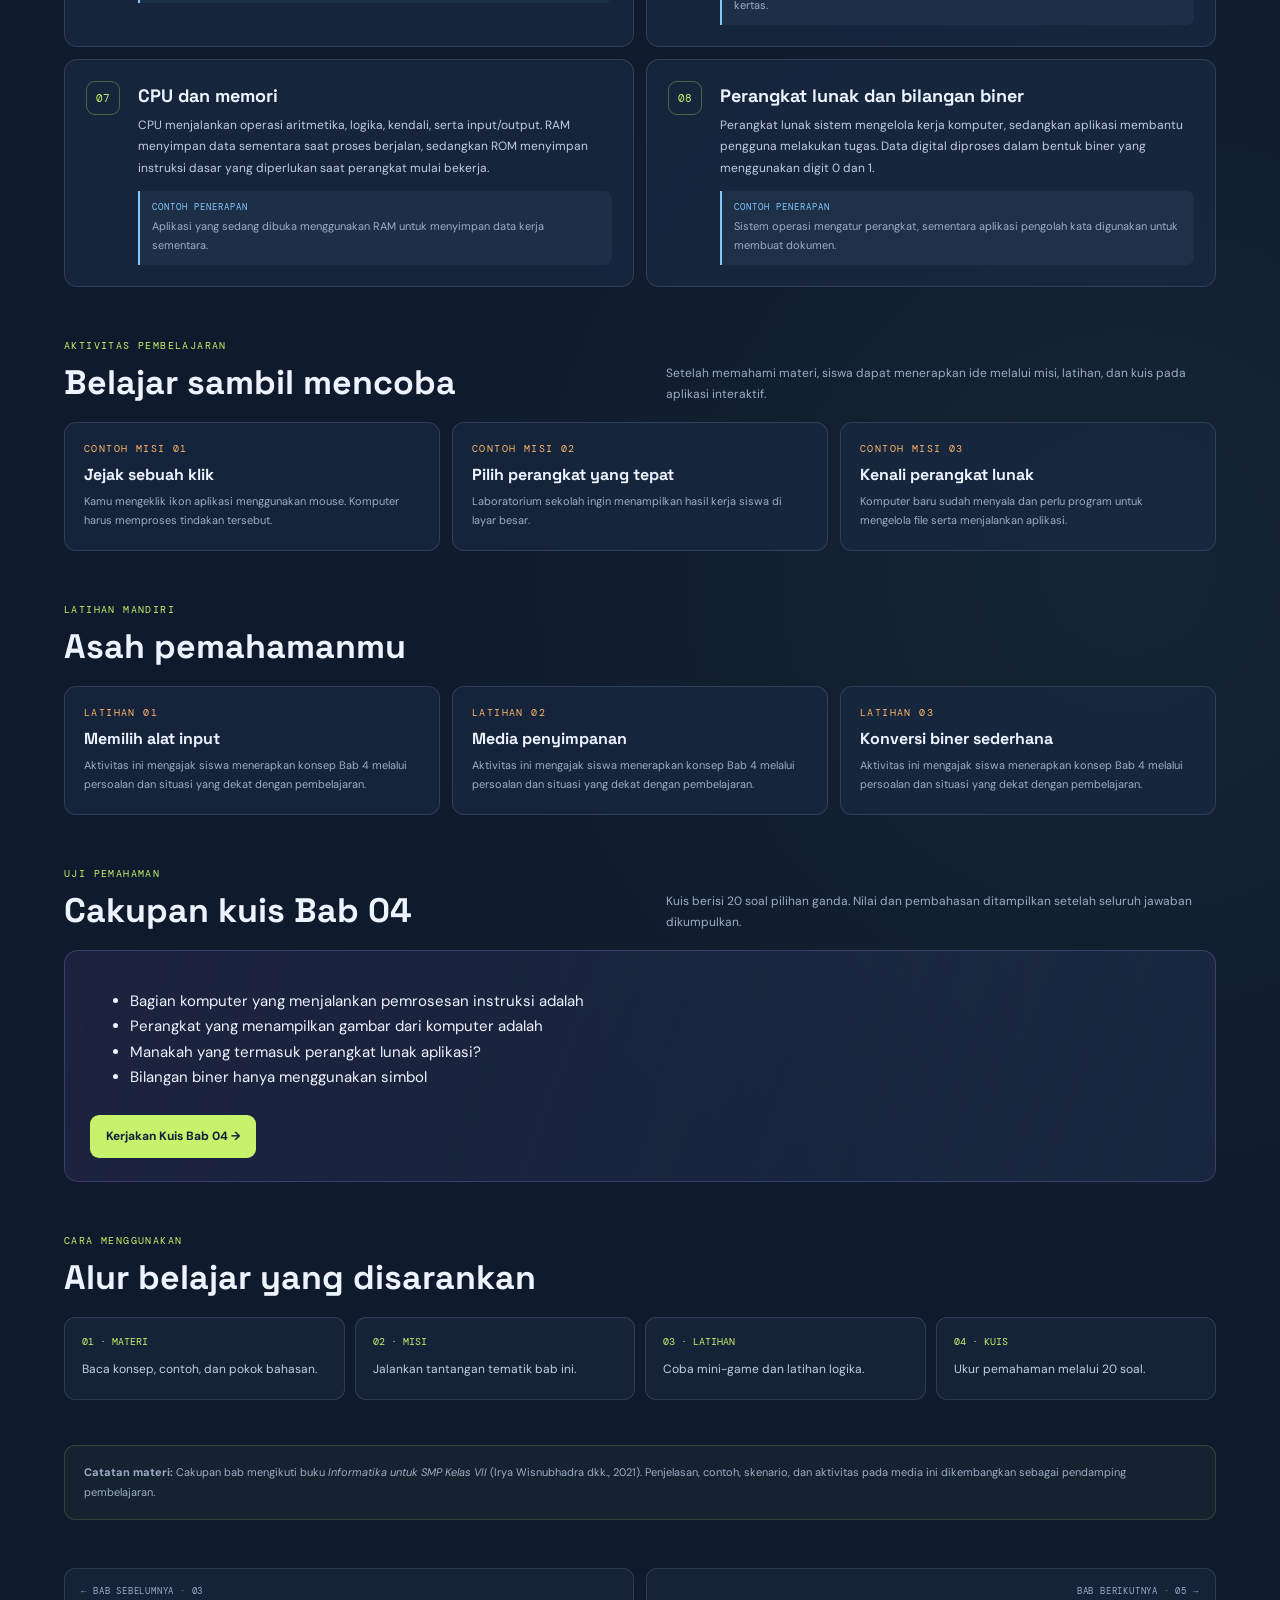
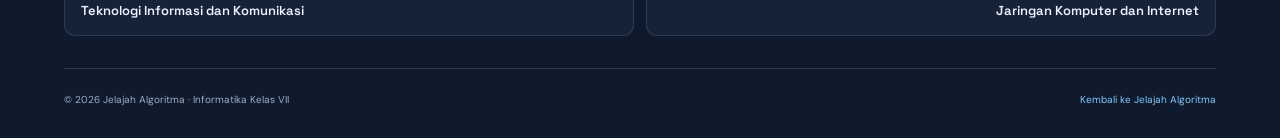
<file: bab-04.html>
<!doctype html>
<html lang="id">
<head>
  <meta charset="utf-8">
  <meta name="viewport" content="width=device-width, initial-scale=1">
  <title>Bab 04 Sistem Komputer — Jelajah Algoritma | Informatika Kelas VII</title>
  <meta name="description" content="Sistem Komputer. Materi, misi, latihan, dan kuis interaktif Informatika kelas VII di Jelajah Algoritma.">
  <meta name="robots" content="index,follow,max-image-preview:large">
  <meta name="author" content="Jelajah Algoritma">
  <meta name="theme-color" content="#101a2d">
  <link rel="canonical" href="https://jelajah-algoritma.adits.workers.dev/bab-04.html">
  <link rel="icon" type="image/png" sizes="96x96" href="/favicon-96.png">
  <meta property="og:type" content="article">
  <meta property="og:locale" content="id_ID">
  <meta property="og:site_name" content="Jelajah Algoritma">
  <meta property="og:title" content="Bab 04 Sistem Komputer — Informatika Kelas VII">
  <meta property="og:description" content="Sistem Komputer. Materi, misi, latihan, dan kuis interaktif Informatika kelas VII di Jelajah Algoritma.">
  <meta property="og:url" content="https://jelajah-algoritma.adits.workers.dev/bab-04.html">
  <meta name="twitter:card" content="summary">
  <meta name="twitter:title" content="Bab 04 Sistem Komputer — Jelajah Algoritma">
  <meta name="twitter:description" content="Sistem Komputer. Materi, misi, latihan, dan kuis interaktif Informatika kelas VII di Jelajah Algoritma.">
  <link rel="stylesheet" href="/css/chapter-pages.css?v=26.0-chapter-focus">
  <script type="application/ld+json">{"@context":"https://schema.org","@graph":[{"@type":"WebPage","@id":"https://jelajah-algoritma.adits.workers.dev/bab-04.html#webpage","url":"https://jelajah-algoritma.adits.workers.dev/bab-04.html","name":"Sistem Komputer — Jelajah Algoritma","description":"Sistem Komputer. Materi, misi, latihan, dan kuis interaktif Informatika kelas VII di Jelajah Algoritma.","inLanguage":"id-ID","isPartOf":{"@id":"https://jelajah-algoritma.adits.workers.dev/#website"},"breadcrumb":{"@id":"https://jelajah-algoritma.adits.workers.dev/bab-04.html#breadcrumb"}},{"@type":"LearningResource","@id":"https://jelajah-algoritma.adits.workers.dev/bab-04.html#learning-resource","name":"Bab 04 — Sistem Komputer","url":"https://jelajah-algoritma.adits.workers.dev/bab-04.html","description":"Memahami perangkat keras, perangkat lunak, alur input–proses–output, penyimpanan, interaksi perangkat, dan bilangan biner.","inLanguage":"id-ID","educationalLevel":"SMP Kelas VII","learningResourceType":["Materi pembelajaran","Permainan edukasi","Latihan","Kuis"],"teaches":["Sistem komputer","Perangkat keras","Perangkat lunak","Bilangan biner","Siklus input–process–output","Perangkat masukan dan keluaran","CPU dan memori","Perangkat lunak dan bilangan biner"]},{"@type":"BreadcrumbList","@id":"https://jelajah-algoritma.adits.workers.dev/bab-04.html#breadcrumb","itemListElement":[{"@type":"ListItem","position":1,"name":"Beranda","item":"https://jelajah-algoritma.adits.workers.dev/"},{"@type":"ListItem","position":2,"name":"Bab 04 — Sistem Komputer","item":"https://jelajah-algoritma.adits.workers.dev/bab-04.html"}]}]}</script>
</head>
<body>
  <header class="site-header wrap">
    <a class="brand" href="/" aria-label="Jelajah Algoritma, beranda"><span class="brand-mark">J<span>↗</span></span><span class="brand-copy"><strong>JELAJAH ALGORITMA</strong><small>MEDIA INFORMATIKA KELAS VII</small></span></a>
    <a class="header-link" href="/">← KEMBALI KE BERANDA</a>
  </header>
  <main class="wrap">
    <nav class="breadcrumb" aria-label="Breadcrumb"><a href="/">Beranda</a><span>›</span><span>Daftar Bab</span><span>›</span><strong>Bab 04</strong></nav>
    <section class="hero">
      <div><div class="eyebrow">JELAJAH ALGORITMA · INFORMATIKA KELAS VII · BAB 04</div><h1>Sistem Komputer</h1><p>Memahami perangkat keras, perangkat lunak, alur input–proses–output, penyimpanan, interaksi perangkat, dan bilangan biner.</p><div class="actions"><a class="btn btn-primary" href="/?bagian=materi&amp;bab=4">Mulai Materi <span>↗</span></a><a class="btn btn-secondary" href="/?bagian=misi&amp;bab=4">Masuk ke Misi</a><a class="btn btn-secondary" href="/?bagian=latihan&amp;bab=4">Buka Latihan</a></div></div>
      <div class="hero-art" aria-hidden="true"><strong>04</strong><span>CHAPTER</span></div>
    </section>
    <div class="stats" aria-label="Isi pembelajaran bab"><div class="stat"><strong>8</strong><span>POKOK BAHASAN</span></div><div class="stat"><strong>10</strong><span>MISI INTERAKTIF</span></div><div class="stat"><strong>15</strong><span>AKTIVITAS LATIHAN</span></div><div class="stat"><strong>20</strong><span>SOAL KUIS</span></div></div>
    <section class="section" id="tujuan"><div class="section-heading"><div><span class="eyebrow">ARAH PEMBELAJARAN</span><h2>Apa yang akan dipelajari?</h2></div></div><div class="goal"><span class="mini">TUJUAN BAB 04</span><p>Memahami perangkat keras, perangkat lunak, alur input–proses–output, penyimpanan, interaksi perangkat, dan bilangan biner.</p></div></section>
    <section class="section" id="pokok-bahasan"><div class="section-heading"><div><span class="eyebrow">MATERI UTAMA</span><h2>Pokok bahasan Bab 04</h2></div><p>Ringkasan konsep dan contoh penerapan untuk membantu menghubungkan materi dengan aktivitas sehari-hari.</p></div><div class="topic-grid"><article class="topic-card"><span class="topic-number">01</span><div><h3>Sistem komputer</h3><p>Sistem komputer merupakan gabungan perangkat keras dan perangkat lunak yang bekerja bersama. Komputer menerima masukan, memprosesnya, menghasilkan keluaran, dan dapat menyimpan data.</p><div class="example"><b>CONTOH PENERAPAN</b>Saat mengetik, keyboard menjadi input; CPU memproses; layar menampilkan output; penyimpanan menyimpan dokumen.</div></div></article><article class="topic-card"><span class="topic-number">02</span><div><h3>Perangkat keras</h3><p>Perangkat keras adalah bagian fisik komputer. Contohnya perangkat masukan seperti keyboard dan mouse, pemroses seperti CPU, perangkat keluaran seperti monitor dan printer, serta media penyimpanan.</p><div class="example"><b>CONTOH PENERAPAN</b>Flashdisk dan SSD digunakan untuk menyimpan data agar dapat dibuka kembali.</div></div></article><article class="topic-card"><span class="topic-number">03</span><div><h3>Perangkat lunak</h3><p>Perangkat lunak adalah program yang memberi instruksi kepada komputer. Sistem operasi mengelola sumber daya perangkat, sedangkan aplikasi membantu pengguna melakukan tugas tertentu.</p><div class="example"><b>CONTOH PENERAPAN</b>Sistem operasi mengatur perangkat; aplikasi pengolah kata membantu membuat dokumen.</div></div></article><article class="topic-card"><span class="topic-number">04</span><div><h3>Bilangan biner</h3><p>Komputer menggunakan representasi digital yang dapat dinyatakan dengan dua simbol, yaitu 0 dan 1. Bilangan biner menggunakan nilai tempat berbasis pangkat dua.</p><div class="example"><b>CONTOH PENERAPAN</b>101 dalam biner bernilai 5 dalam desimal: 1×4 + 0×2 + 1×1.</div></div></article><article class="topic-card"><span class="topic-number">05</span><div><h3>Siklus input–process–output</h3><p>Sistem komputer menerima masukan, memprosesnya, menghasilkan keluaran, dan dapat menyimpan hasil ke media penyimpanan.</p><div class="example"><b>CONTOH PENERAPAN</b>Keyboard memasukkan teks, CPU memprosesnya, monitor menampilkan hasil, dan penyimpanan menyimpan dokumen.</div></div></article><article class="topic-card"><span class="topic-number">06</span><div><h3>Perangkat masukan dan keluaran</h3><p>Perangkat masukan mengirim data ke komputer, misalnya keyboard, mouse, scanner, mikrofon, dan barcode reader. Perangkat keluaran menyajikan hasil, misalnya monitor, printer, dan speaker.</p><div class="example"><b>CONTOH PENERAPAN</b>Scanner memasukkan gambar dari kertas, sedangkan printer menghasilkan salinan pada kertas.</div></div></article><article class="topic-card"><span class="topic-number">07</span><div><h3>CPU dan memori</h3><p>CPU menjalankan operasi aritmetika, logika, kendali, serta input/output. RAM menyimpan data sementara saat proses berjalan, sedangkan ROM menyimpan instruksi dasar yang diperlukan saat perangkat mulai bekerja.</p><div class="example"><b>CONTOH PENERAPAN</b>Aplikasi yang sedang dibuka menggunakan RAM untuk menyimpan data kerja sementara.</div></div></article><article class="topic-card"><span class="topic-number">08</span><div><h3>Perangkat lunak dan bilangan biner</h3><p>Perangkat lunak sistem mengelola kerja komputer, sedangkan aplikasi membantu pengguna melakukan tugas. Data digital diproses dalam bentuk biner yang menggunakan digit 0 dan 1.</p><div class="example"><b>CONTOH PENERAPAN</b>Sistem operasi mengatur perangkat, sementara aplikasi pengolah kata digunakan untuk membuat dokumen.</div></div></article></div></section>
    <section class="section" id="kegiatan"><div class="section-heading"><div><span class="eyebrow">AKTIVITAS PEMBELAJARAN</span><h2>Belajar sambil mencoba</h2></div><p>Setelah memahami materi, siswa dapat menerapkan ide melalui misi, latihan, dan kuis pada aplikasi interaktif.</p></div><div class="activity-grid"><article class="activity-card"><span class="mini">CONTOH MISI 01</span><h3>Jejak sebuah klik</h3><p>Kamu mengeklik ikon aplikasi menggunakan mouse. Komputer harus memproses tindakan tersebut.</p></article><article class="activity-card"><span class="mini">CONTOH MISI 02</span><h3>Pilih perangkat yang tepat</h3><p>Laboratorium sekolah ingin menampilkan hasil kerja siswa di layar besar.</p></article><article class="activity-card"><span class="mini">CONTOH MISI 03</span><h3>Kenali perangkat lunak</h3><p>Komputer baru sudah menyala dan perlu program untuk mengelola file serta menjalankan aplikasi.</p></article></div></section>
    <section class="section"><div class="section-heading"><div><span class="eyebrow">LATIHAN MANDIRI</span><h2>Asah pemahamanmu</h2></div></div><div class="activity-grid"><article class="activity-card"><span class="mini">LATIHAN 01</span><h3>Memilih alat input</h3><p>Aktivitas ini mengajak siswa menerapkan konsep Bab 4 melalui persoalan dan situasi yang dekat dengan pembelajaran.</p></article><article class="activity-card"><span class="mini">LATIHAN 02</span><h3>Media penyimpanan</h3><p>Aktivitas ini mengajak siswa menerapkan konsep Bab 4 melalui persoalan dan situasi yang dekat dengan pembelajaran.</p></article><article class="activity-card"><span class="mini">LATIHAN 03</span><h3>Konversi biner sederhana</h3><p>Aktivitas ini mengajak siswa menerapkan konsep Bab 4 melalui persoalan dan situasi yang dekat dengan pembelajaran.</p></article></div></section>
    <section class="section"><div class="section-heading"><div><span class="eyebrow">UJI PEMAHAMAN</span><h2>Cakupan kuis Bab 04</h2></div><p>Kuis berisi 20 soal pilihan ganda. Nilai dan pembahasan ditampilkan setelah seluruh jawaban dikumpulkan.</p></div><div class="goal"><ul><li>Bagian komputer yang menjalankan pemrosesan instruksi adalah</li><li>Perangkat yang menampilkan gambar dari komputer adalah</li><li>Manakah yang termasuk perangkat lunak aplikasi?</li><li>Bilangan biner hanya menggunakan simbol</li></ul><div class="actions"><a class="btn btn-primary" href="/?bagian=kuis&amp;bab=4">Kerjakan Kuis Bab 04 →</a></div></div></section>
    <section class="section"><div class="section-heading"><div><span class="eyebrow">CARA MENGGUNAKAN</span><h2>Alur belajar yang disarankan</h2></div></div><div class="learning-steps"><div class="learning-step"><b>01 · MATERI</b><span>Baca konsep, contoh, dan pokok bahasan.</span></div><div class="learning-step"><b>02 · MISI</b><span>Jalankan tantangan tematik bab ini.</span></div><div class="learning-step"><b>03 · LATIHAN</b><span>Coba mini-game dan latihan logika.</span></div><div class="learning-step"><b>04 · KUIS</b><span>Ukur pemahaman melalui 20 soal.</span></div></div></section>
    <div class="note"><strong>Catatan materi:</strong> Cakupan bab mengikuti buku <em>Informatika untuk SMP Kelas VII</em> (Irya Wisnubhadra dkk., 2021). Penjelasan, contoh, skenario, dan aktivitas pada media ini dikembangkan sebagai pendamping pembelajaran.</div>
    <nav class="chapter-nav" aria-label="Navigasi bab"><a href="/bab-03.html"><small>← BAB SEBELUMNYA · 03</small><strong>Teknologi Informasi dan Komunikasi</strong></a><a href="/bab-05.html"><small>BAB BERIKUTNYA · 05 →</small><strong>Jaringan Komputer dan Internet</strong></a></nav>
  </main>
  <footer class="footer wrap"><span>© 2026 Jelajah Algoritma · Informatika Kelas VII</span><a href="/">Kembali ke Jelajah Algoritma</a></footer>
</body>
</html>
</file>
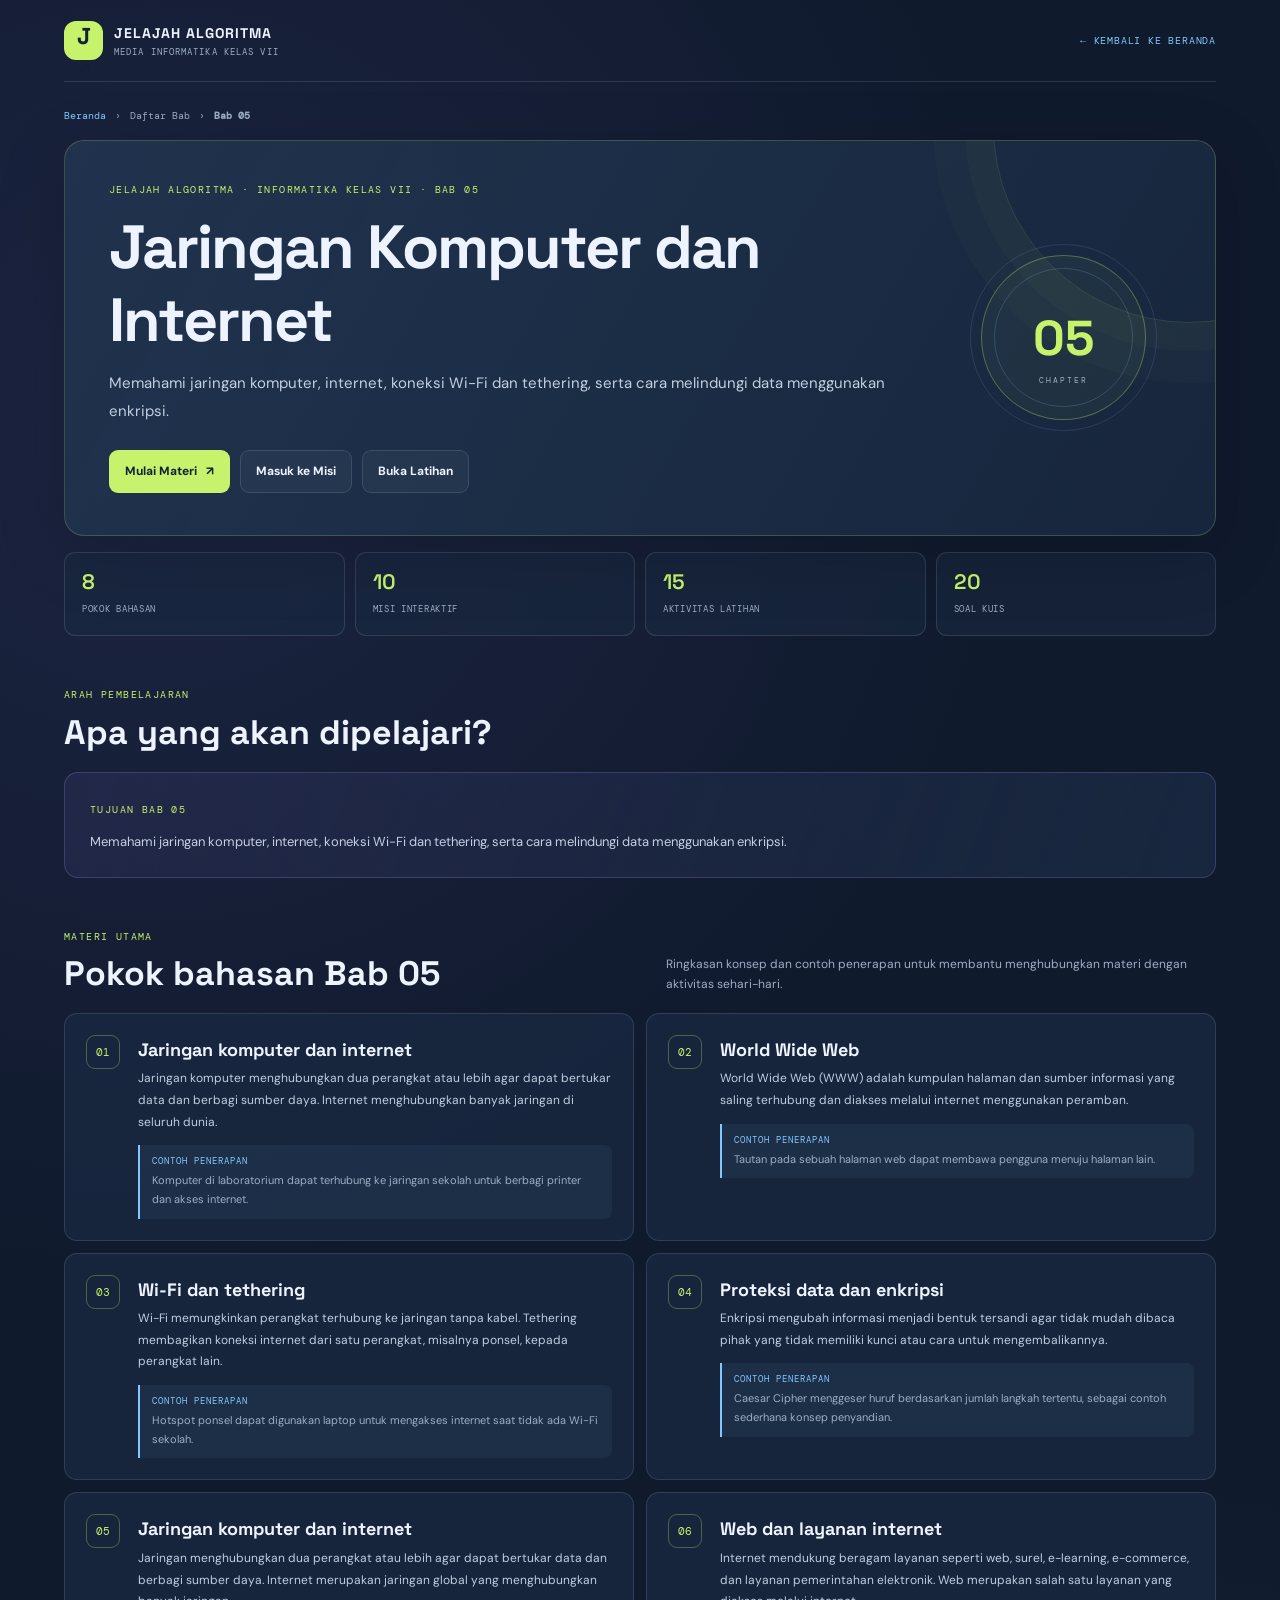
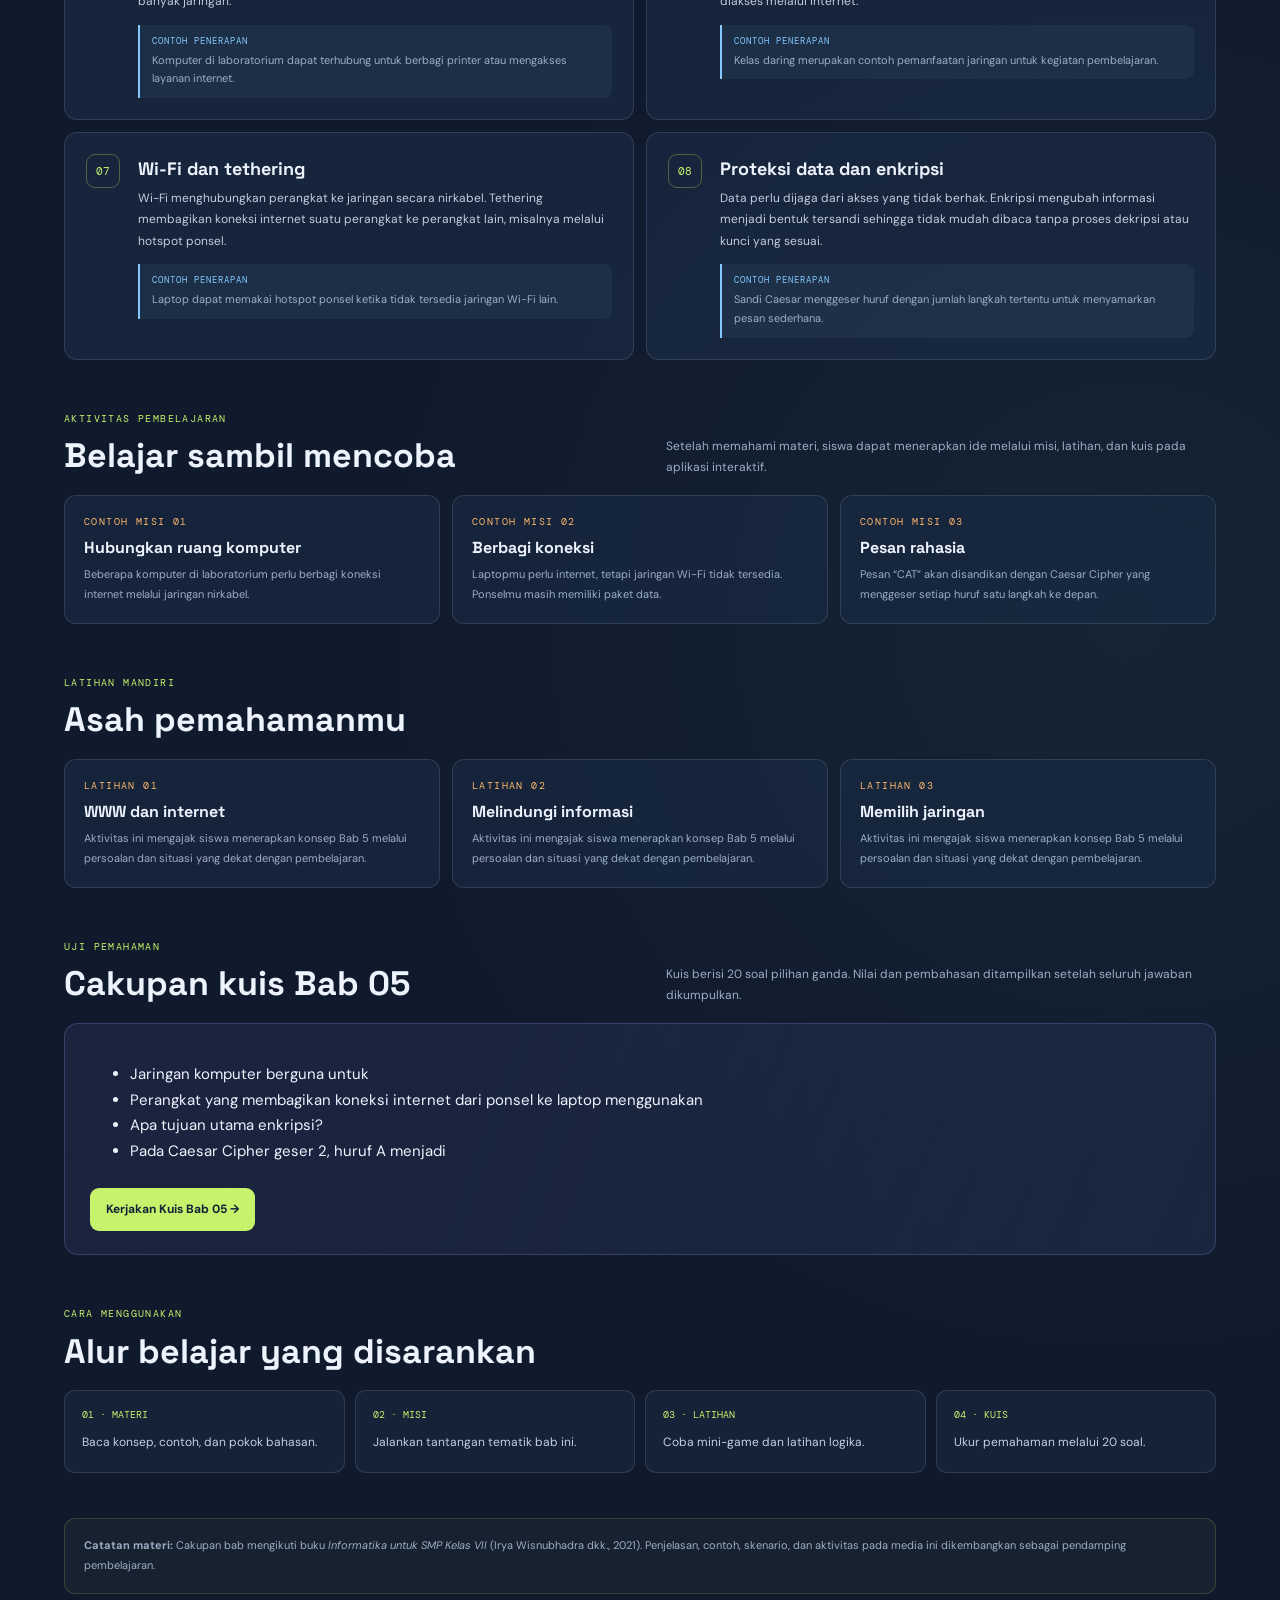
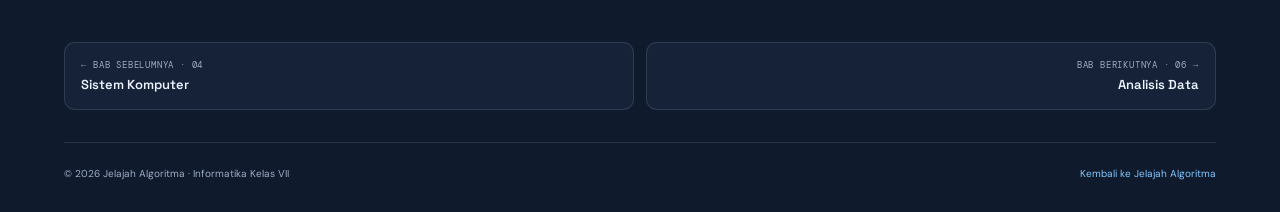
<file: bab-05.html>
<!doctype html>
<html lang="id">
<head>
  <meta charset="utf-8">
  <meta name="viewport" content="width=device-width, initial-scale=1">
  <title>Bab 05 Jaringan Komputer dan Internet — Jelajah Algoritma | Informatika Kelas VII</title>
  <meta name="description" content="Jaringan Komputer dan Internet. Materi, misi, latihan, dan kuis interaktif Informatika kelas VII di Jelajah Algoritma.">
  <meta name="robots" content="index,follow,max-image-preview:large">
  <meta name="author" content="Jelajah Algoritma">
  <meta name="theme-color" content="#101a2d">
  <link rel="canonical" href="https://jelajah-algoritma.adits.workers.dev/bab-05.html">
  <link rel="icon" type="image/png" sizes="96x96" href="/favicon-96.png">
  <meta property="og:type" content="article">
  <meta property="og:locale" content="id_ID">
  <meta property="og:site_name" content="Jelajah Algoritma">
  <meta property="og:title" content="Bab 05 Jaringan Komputer dan Internet — Informatika Kelas VII">
  <meta property="og:description" content="Jaringan Komputer dan Internet. Materi, misi, latihan, dan kuis interaktif Informatika kelas VII di Jelajah Algoritma.">
  <meta property="og:url" content="https://jelajah-algoritma.adits.workers.dev/bab-05.html">
  <meta name="twitter:card" content="summary">
  <meta name="twitter:title" content="Bab 05 Jaringan Komputer dan Internet — Jelajah Algoritma">
  <meta name="twitter:description" content="Jaringan Komputer dan Internet. Materi, misi, latihan, dan kuis interaktif Informatika kelas VII di Jelajah Algoritma.">
  <link rel="stylesheet" href="/css/chapter-pages.css?v=26.0-chapter-focus">
  <script type="application/ld+json">{"@context":"https://schema.org","@graph":[{"@type":"WebPage","@id":"https://jelajah-algoritma.adits.workers.dev/bab-05.html#webpage","url":"https://jelajah-algoritma.adits.workers.dev/bab-05.html","name":"Jaringan Komputer dan Internet — Jelajah Algoritma","description":"Jaringan Komputer dan Internet. Materi, misi, latihan, dan kuis interaktif Informatika kelas VII di Jelajah Algoritma.","inLanguage":"id-ID","isPartOf":{"@id":"https://jelajah-algoritma.adits.workers.dev/#website"},"breadcrumb":{"@id":"https://jelajah-algoritma.adits.workers.dev/bab-05.html#breadcrumb"}},{"@type":"LearningResource","@id":"https://jelajah-algoritma.adits.workers.dev/bab-05.html#learning-resource","name":"Bab 05 — Jaringan Komputer dan Internet","url":"https://jelajah-algoritma.adits.workers.dev/bab-05.html","description":"Memahami jaringan komputer, internet, koneksi Wi-Fi dan tethering, serta cara melindungi data menggunakan enkripsi.","inLanguage":"id-ID","educationalLevel":"SMP Kelas VII","learningResourceType":["Materi pembelajaran","Permainan edukasi","Latihan","Kuis"],"teaches":["Jaringan komputer dan internet","World Wide Web","Wi-Fi dan tethering","Proteksi data dan enkripsi","Jaringan komputer dan internet","Web dan layanan internet","Wi-Fi dan tethering","Proteksi data dan enkripsi"]},{"@type":"BreadcrumbList","@id":"https://jelajah-algoritma.adits.workers.dev/bab-05.html#breadcrumb","itemListElement":[{"@type":"ListItem","position":1,"name":"Beranda","item":"https://jelajah-algoritma.adits.workers.dev/"},{"@type":"ListItem","position":2,"name":"Bab 05 — Jaringan Komputer dan Internet","item":"https://jelajah-algoritma.adits.workers.dev/bab-05.html"}]}]}</script>
</head>
<body>
  <header class="site-header wrap">
    <a class="brand" href="/" aria-label="Jelajah Algoritma, beranda"><span class="brand-mark">J<span>↗</span></span><span class="brand-copy"><strong>JELAJAH ALGORITMA</strong><small>MEDIA INFORMATIKA KELAS VII</small></span></a>
    <a class="header-link" href="/">← KEMBALI KE BERANDA</a>
  </header>
  <main class="wrap">
    <nav class="breadcrumb" aria-label="Breadcrumb"><a href="/">Beranda</a><span>›</span><span>Daftar Bab</span><span>›</span><strong>Bab 05</strong></nav>
    <section class="hero">
      <div><div class="eyebrow">JELAJAH ALGORITMA · INFORMATIKA KELAS VII · BAB 05</div><h1>Jaringan Komputer dan Internet</h1><p>Memahami jaringan komputer, internet, koneksi Wi-Fi dan tethering, serta cara melindungi data menggunakan enkripsi.</p><div class="actions"><a class="btn btn-primary" href="/?bagian=materi&amp;bab=5">Mulai Materi <span>↗</span></a><a class="btn btn-secondary" href="/?bagian=misi&amp;bab=5">Masuk ke Misi</a><a class="btn btn-secondary" href="/?bagian=latihan&amp;bab=5">Buka Latihan</a></div></div>
      <div class="hero-art" aria-hidden="true"><strong>05</strong><span>CHAPTER</span></div>
    </section>
    <div class="stats" aria-label="Isi pembelajaran bab"><div class="stat"><strong>8</strong><span>POKOK BAHASAN</span></div><div class="stat"><strong>10</strong><span>MISI INTERAKTIF</span></div><div class="stat"><strong>15</strong><span>AKTIVITAS LATIHAN</span></div><div class="stat"><strong>20</strong><span>SOAL KUIS</span></div></div>
    <section class="section" id="tujuan"><div class="section-heading"><div><span class="eyebrow">ARAH PEMBELAJARAN</span><h2>Apa yang akan dipelajari?</h2></div></div><div class="goal"><span class="mini">TUJUAN BAB 05</span><p>Memahami jaringan komputer, internet, koneksi Wi-Fi dan tethering, serta cara melindungi data menggunakan enkripsi.</p></div></section>
    <section class="section" id="pokok-bahasan"><div class="section-heading"><div><span class="eyebrow">MATERI UTAMA</span><h2>Pokok bahasan Bab 05</h2></div><p>Ringkasan konsep dan contoh penerapan untuk membantu menghubungkan materi dengan aktivitas sehari-hari.</p></div><div class="topic-grid"><article class="topic-card"><span class="topic-number">01</span><div><h3>Jaringan komputer dan internet</h3><p>Jaringan komputer menghubungkan dua perangkat atau lebih agar dapat bertukar data dan berbagi sumber daya. Internet menghubungkan banyak jaringan di seluruh dunia.</p><div class="example"><b>CONTOH PENERAPAN</b>Komputer di laboratorium dapat terhubung ke jaringan sekolah untuk berbagi printer dan akses internet.</div></div></article><article class="topic-card"><span class="topic-number">02</span><div><h3>World Wide Web</h3><p>World Wide Web (WWW) adalah kumpulan halaman dan sumber informasi yang saling terhubung dan diakses melalui internet menggunakan peramban.</p><div class="example"><b>CONTOH PENERAPAN</b>Tautan pada sebuah halaman web dapat membawa pengguna menuju halaman lain.</div></div></article><article class="topic-card"><span class="topic-number">03</span><div><h3>Wi-Fi dan tethering</h3><p>Wi-Fi memungkinkan perangkat terhubung ke jaringan tanpa kabel. Tethering membagikan koneksi internet dari satu perangkat, misalnya ponsel, kepada perangkat lain.</p><div class="example"><b>CONTOH PENERAPAN</b>Hotspot ponsel dapat digunakan laptop untuk mengakses internet saat tidak ada Wi-Fi sekolah.</div></div></article><article class="topic-card"><span class="topic-number">04</span><div><h3>Proteksi data dan enkripsi</h3><p>Enkripsi mengubah informasi menjadi bentuk tersandi agar tidak mudah dibaca pihak yang tidak memiliki kunci atau cara untuk mengembalikannya.</p><div class="example"><b>CONTOH PENERAPAN</b>Caesar Cipher menggeser huruf berdasarkan jumlah langkah tertentu, sebagai contoh sederhana konsep penyandian.</div></div></article><article class="topic-card"><span class="topic-number">05</span><div><h3>Jaringan komputer dan internet</h3><p>Jaringan menghubungkan dua perangkat atau lebih agar dapat bertukar data dan berbagi sumber daya. Internet merupakan jaringan global yang menghubungkan banyak jaringan.</p><div class="example"><b>CONTOH PENERAPAN</b>Komputer di laboratorium dapat terhubung untuk berbagi printer atau mengakses layanan internet.</div></div></article><article class="topic-card"><span class="topic-number">06</span><div><h3>Web dan layanan internet</h3><p>Internet mendukung beragam layanan seperti web, surel, e-learning, e-commerce, dan layanan pemerintahan elektronik. Web merupakan salah satu layanan yang diakses melalui internet.</p><div class="example"><b>CONTOH PENERAPAN</b>Kelas daring merupakan contoh pemanfaatan jaringan untuk kegiatan pembelajaran.</div></div></article><article class="topic-card"><span class="topic-number">07</span><div><h3>Wi-Fi dan tethering</h3><p>Wi-Fi menghubungkan perangkat ke jaringan secara nirkabel. Tethering membagikan koneksi internet suatu perangkat ke perangkat lain, misalnya melalui hotspot ponsel.</p><div class="example"><b>CONTOH PENERAPAN</b>Laptop dapat memakai hotspot ponsel ketika tidak tersedia jaringan Wi-Fi lain.</div></div></article><article class="topic-card"><span class="topic-number">08</span><div><h3>Proteksi data dan enkripsi</h3><p>Data perlu dijaga dari akses yang tidak berhak. Enkripsi mengubah informasi menjadi bentuk tersandi sehingga tidak mudah dibaca tanpa proses dekripsi atau kunci yang sesuai.</p><div class="example"><b>CONTOH PENERAPAN</b>Sandi Caesar menggeser huruf dengan jumlah langkah tertentu untuk menyamarkan pesan sederhana.</div></div></article></div></section>
    <section class="section" id="kegiatan"><div class="section-heading"><div><span class="eyebrow">AKTIVITAS PEMBELAJARAN</span><h2>Belajar sambil mencoba</h2></div><p>Setelah memahami materi, siswa dapat menerapkan ide melalui misi, latihan, dan kuis pada aplikasi interaktif.</p></div><div class="activity-grid"><article class="activity-card"><span class="mini">CONTOH MISI 01</span><h3>Hubungkan ruang komputer</h3><p>Beberapa komputer di laboratorium perlu berbagi koneksi internet melalui jaringan nirkabel.</p></article><article class="activity-card"><span class="mini">CONTOH MISI 02</span><h3>Berbagi koneksi</h3><p>Laptopmu perlu internet, tetapi jaringan Wi-Fi tidak tersedia. Ponselmu masih memiliki paket data.</p></article><article class="activity-card"><span class="mini">CONTOH MISI 03</span><h3>Pesan rahasia</h3><p>Pesan “CAT” akan disandikan dengan Caesar Cipher yang menggeser setiap huruf satu langkah ke depan.</p></article></div></section>
    <section class="section"><div class="section-heading"><div><span class="eyebrow">LATIHAN MANDIRI</span><h2>Asah pemahamanmu</h2></div></div><div class="activity-grid"><article class="activity-card"><span class="mini">LATIHAN 01</span><h3>WWW dan internet</h3><p>Aktivitas ini mengajak siswa menerapkan konsep Bab 5 melalui persoalan dan situasi yang dekat dengan pembelajaran.</p></article><article class="activity-card"><span class="mini">LATIHAN 02</span><h3>Melindungi informasi</h3><p>Aktivitas ini mengajak siswa menerapkan konsep Bab 5 melalui persoalan dan situasi yang dekat dengan pembelajaran.</p></article><article class="activity-card"><span class="mini">LATIHAN 03</span><h3>Memilih jaringan</h3><p>Aktivitas ini mengajak siswa menerapkan konsep Bab 5 melalui persoalan dan situasi yang dekat dengan pembelajaran.</p></article></div></section>
    <section class="section"><div class="section-heading"><div><span class="eyebrow">UJI PEMAHAMAN</span><h2>Cakupan kuis Bab 05</h2></div><p>Kuis berisi 20 soal pilihan ganda. Nilai dan pembahasan ditampilkan setelah seluruh jawaban dikumpulkan.</p></div><div class="goal"><ul><li>Jaringan komputer berguna untuk</li><li>Perangkat yang membagikan koneksi internet dari ponsel ke laptop menggunakan</li><li>Apa tujuan utama enkripsi?</li><li>Pada Caesar Cipher geser 2, huruf A menjadi</li></ul><div class="actions"><a class="btn btn-primary" href="/?bagian=kuis&amp;bab=5">Kerjakan Kuis Bab 05 →</a></div></div></section>
    <section class="section"><div class="section-heading"><div><span class="eyebrow">CARA MENGGUNAKAN</span><h2>Alur belajar yang disarankan</h2></div></div><div class="learning-steps"><div class="learning-step"><b>01 · MATERI</b><span>Baca konsep, contoh, dan pokok bahasan.</span></div><div class="learning-step"><b>02 · MISI</b><span>Jalankan tantangan tematik bab ini.</span></div><div class="learning-step"><b>03 · LATIHAN</b><span>Coba mini-game dan latihan logika.</span></div><div class="learning-step"><b>04 · KUIS</b><span>Ukur pemahaman melalui 20 soal.</span></div></div></section>
    <div class="note"><strong>Catatan materi:</strong> Cakupan bab mengikuti buku <em>Informatika untuk SMP Kelas VII</em> (Irya Wisnubhadra dkk., 2021). Penjelasan, contoh, skenario, dan aktivitas pada media ini dikembangkan sebagai pendamping pembelajaran.</div>
    <nav class="chapter-nav" aria-label="Navigasi bab"><a href="/bab-04.html"><small>← BAB SEBELUMNYA · 04</small><strong>Sistem Komputer</strong></a><a href="/bab-06.html"><small>BAB BERIKUTNYA · 06 →</small><strong>Analisis Data</strong></a></nav>
  </main>
  <footer class="footer wrap"><span>© 2026 Jelajah Algoritma · Informatika Kelas VII</span><a href="/">Kembali ke Jelajah Algoritma</a></footer>
</body>
</html>
</file>
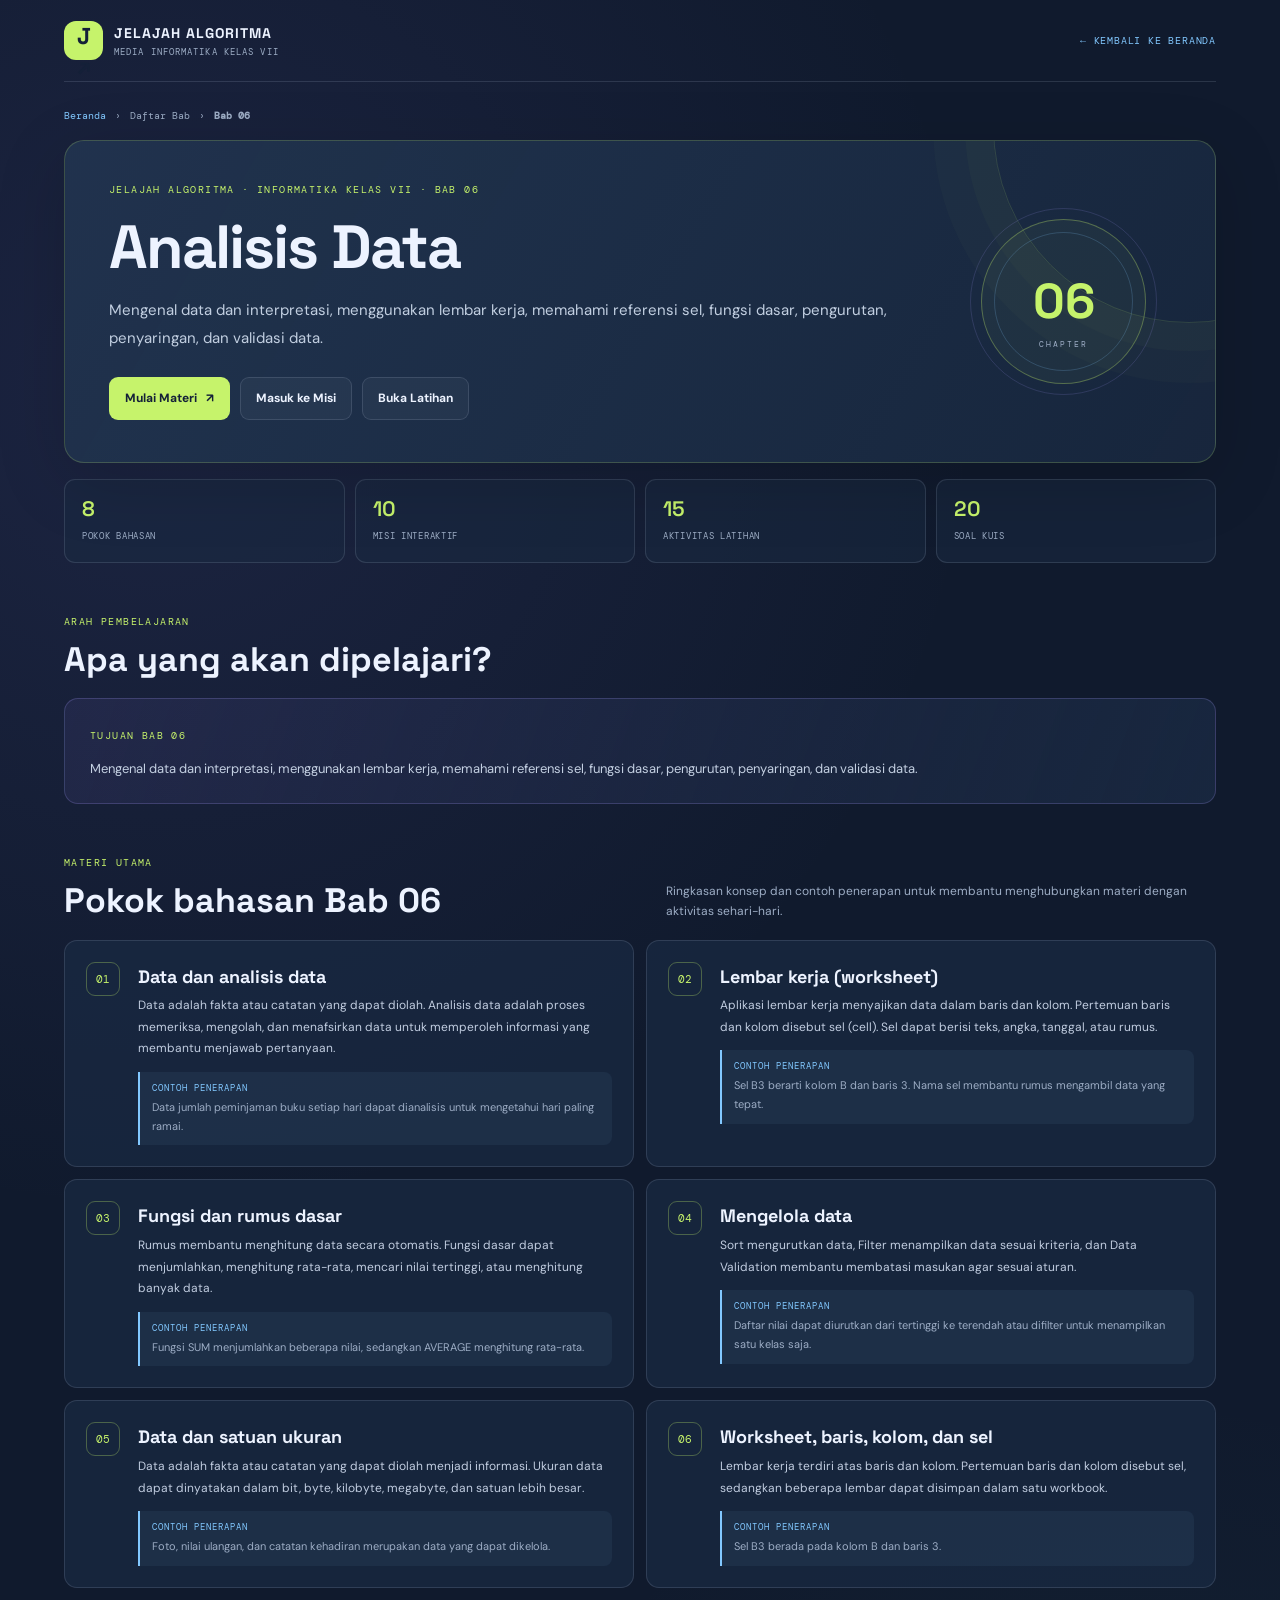
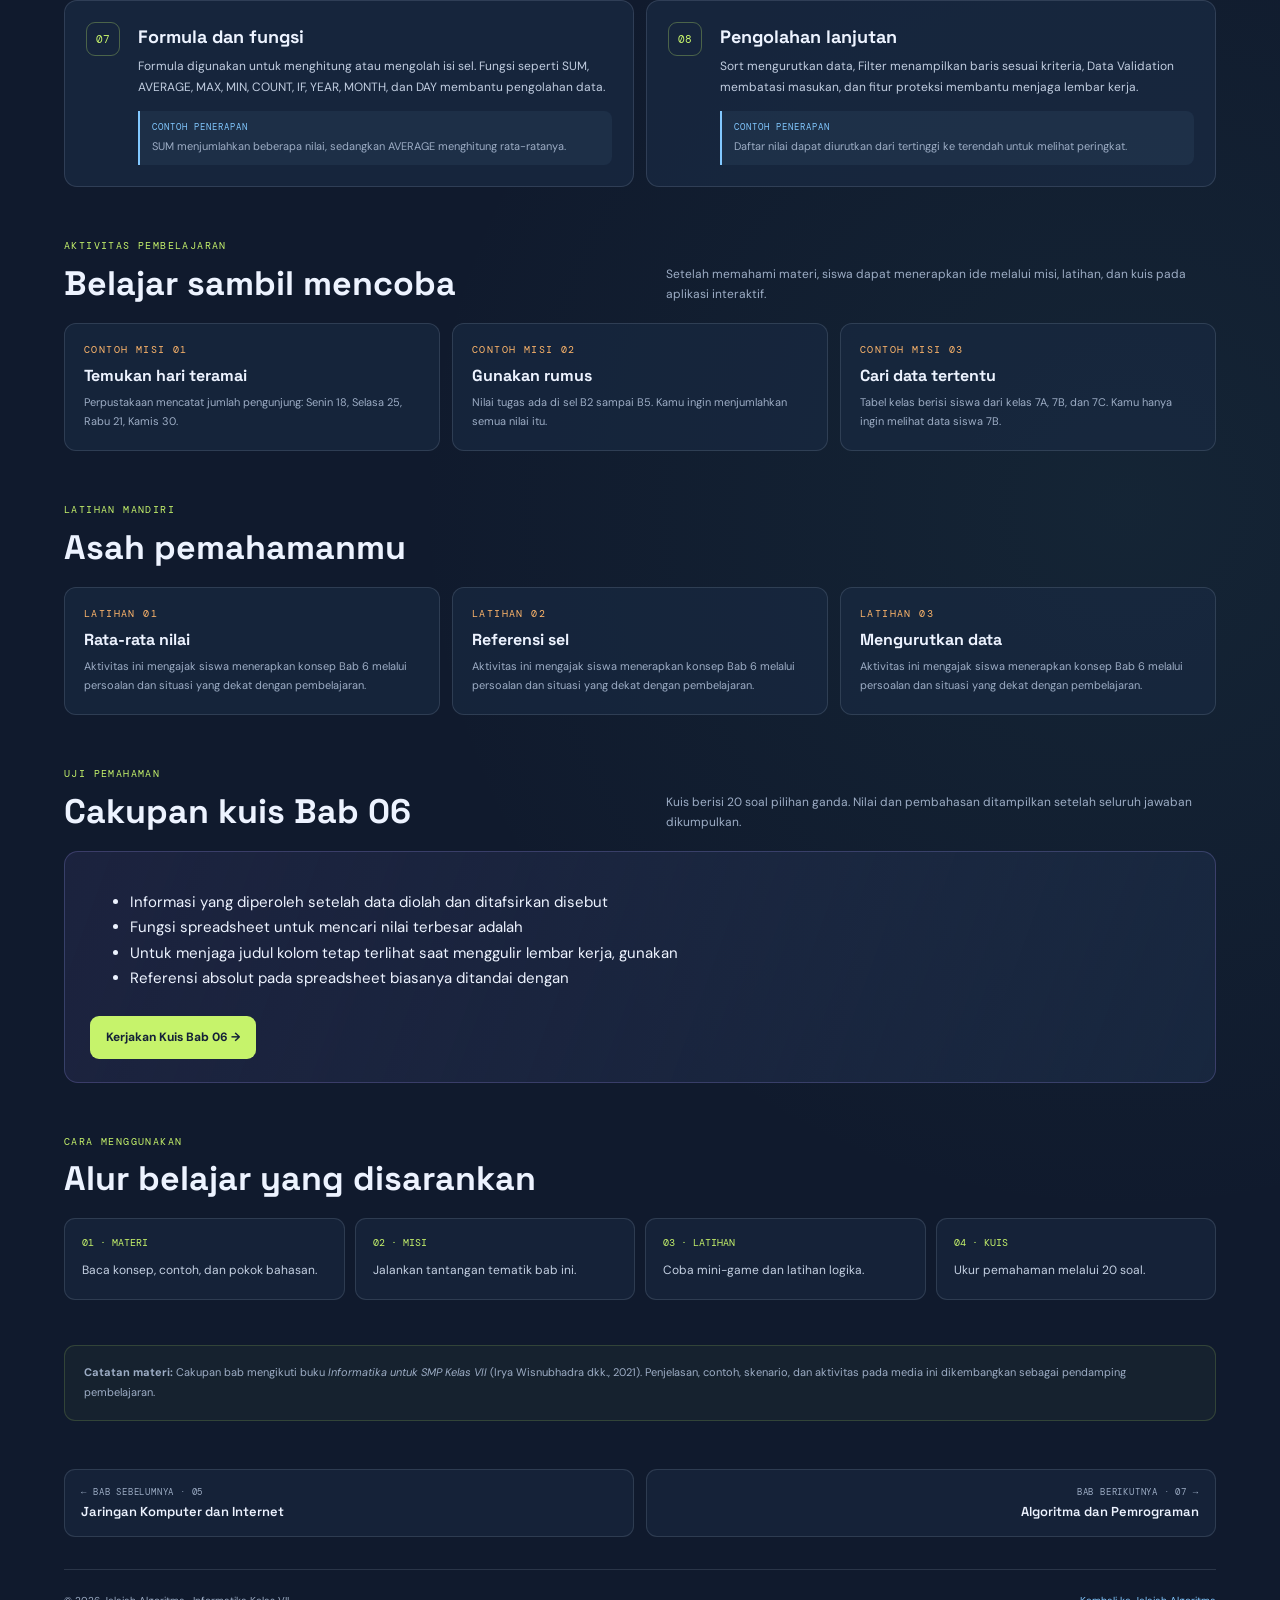
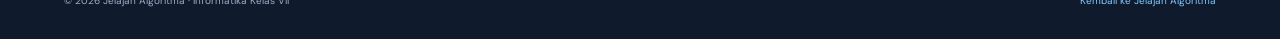
<file: bab-06.html>
<!doctype html>
<html lang="id">
<head>
  <meta charset="utf-8">
  <meta name="viewport" content="width=device-width, initial-scale=1">
  <title>Bab 06 Analisis Data — Jelajah Algoritma | Informatika Kelas VII</title>
  <meta name="description" content="Analisis Data. Materi, misi, latihan, dan kuis interaktif Informatika kelas VII di Jelajah Algoritma.">
  <meta name="robots" content="index,follow,max-image-preview:large">
  <meta name="author" content="Jelajah Algoritma">
  <meta name="theme-color" content="#101a2d">
  <link rel="canonical" href="https://jelajah-algoritma.adits.workers.dev/bab-06.html">
  <link rel="icon" type="image/png" sizes="96x96" href="/favicon-96.png">
  <meta property="og:type" content="article">
  <meta property="og:locale" content="id_ID">
  <meta property="og:site_name" content="Jelajah Algoritma">
  <meta property="og:title" content="Bab 06 Analisis Data — Informatika Kelas VII">
  <meta property="og:description" content="Analisis Data. Materi, misi, latihan, dan kuis interaktif Informatika kelas VII di Jelajah Algoritma.">
  <meta property="og:url" content="https://jelajah-algoritma.adits.workers.dev/bab-06.html">
  <meta name="twitter:card" content="summary">
  <meta name="twitter:title" content="Bab 06 Analisis Data — Jelajah Algoritma">
  <meta name="twitter:description" content="Analisis Data. Materi, misi, latihan, dan kuis interaktif Informatika kelas VII di Jelajah Algoritma.">
  <link rel="stylesheet" href="/css/chapter-pages.css?v=26.0-chapter-focus">
  <script type="application/ld+json">{"@context":"https://schema.org","@graph":[{"@type":"WebPage","@id":"https://jelajah-algoritma.adits.workers.dev/bab-06.html#webpage","url":"https://jelajah-algoritma.adits.workers.dev/bab-06.html","name":"Analisis Data — Jelajah Algoritma","description":"Analisis Data. Materi, misi, latihan, dan kuis interaktif Informatika kelas VII di Jelajah Algoritma.","inLanguage":"id-ID","isPartOf":{"@id":"https://jelajah-algoritma.adits.workers.dev/#website"},"breadcrumb":{"@id":"https://jelajah-algoritma.adits.workers.dev/bab-06.html#breadcrumb"}},{"@type":"LearningResource","@id":"https://jelajah-algoritma.adits.workers.dev/bab-06.html#learning-resource","name":"Bab 06 — Analisis Data","url":"https://jelajah-algoritma.adits.workers.dev/bab-06.html","description":"Mengenal data dan interpretasi, menggunakan lembar kerja, memahami referensi sel, fungsi dasar, pengurutan, penyaringan, dan validasi data.","inLanguage":"id-ID","educationalLevel":"SMP Kelas VII","learningResourceType":["Materi pembelajaran","Permainan edukasi","Latihan","Kuis"],"teaches":["Data dan analisis data","Lembar kerja (worksheet)","Fungsi dan rumus dasar","Mengelola data","Data dan satuan ukuran","Worksheet, baris, kolom, dan sel","Formula dan fungsi","Pengolahan lanjutan"]},{"@type":"BreadcrumbList","@id":"https://jelajah-algoritma.adits.workers.dev/bab-06.html#breadcrumb","itemListElement":[{"@type":"ListItem","position":1,"name":"Beranda","item":"https://jelajah-algoritma.adits.workers.dev/"},{"@type":"ListItem","position":2,"name":"Bab 06 — Analisis Data","item":"https://jelajah-algoritma.adits.workers.dev/bab-06.html"}]}]}</script>
</head>
<body>
  <header class="site-header wrap">
    <a class="brand" href="/" aria-label="Jelajah Algoritma, beranda"><span class="brand-mark">J<span>↗</span></span><span class="brand-copy"><strong>JELAJAH ALGORITMA</strong><small>MEDIA INFORMATIKA KELAS VII</small></span></a>
    <a class="header-link" href="/">← KEMBALI KE BERANDA</a>
  </header>
  <main class="wrap">
    <nav class="breadcrumb" aria-label="Breadcrumb"><a href="/">Beranda</a><span>›</span><span>Daftar Bab</span><span>›</span><strong>Bab 06</strong></nav>
    <section class="hero">
      <div><div class="eyebrow">JELAJAH ALGORITMA · INFORMATIKA KELAS VII · BAB 06</div><h1>Analisis Data</h1><p>Mengenal data dan interpretasi, menggunakan lembar kerja, memahami referensi sel, fungsi dasar, pengurutan, penyaringan, dan validasi data.</p><div class="actions"><a class="btn btn-primary" href="/?bagian=materi&amp;bab=6">Mulai Materi <span>↗</span></a><a class="btn btn-secondary" href="/?bagian=misi&amp;bab=6">Masuk ke Misi</a><a class="btn btn-secondary" href="/?bagian=latihan&amp;bab=6">Buka Latihan</a></div></div>
      <div class="hero-art" aria-hidden="true"><strong>06</strong><span>CHAPTER</span></div>
    </section>
    <div class="stats" aria-label="Isi pembelajaran bab"><div class="stat"><strong>8</strong><span>POKOK BAHASAN</span></div><div class="stat"><strong>10</strong><span>MISI INTERAKTIF</span></div><div class="stat"><strong>15</strong><span>AKTIVITAS LATIHAN</span></div><div class="stat"><strong>20</strong><span>SOAL KUIS</span></div></div>
    <section class="section" id="tujuan"><div class="section-heading"><div><span class="eyebrow">ARAH PEMBELAJARAN</span><h2>Apa yang akan dipelajari?</h2></div></div><div class="goal"><span class="mini">TUJUAN BAB 06</span><p>Mengenal data dan interpretasi, menggunakan lembar kerja, memahami referensi sel, fungsi dasar, pengurutan, penyaringan, dan validasi data.</p></div></section>
    <section class="section" id="pokok-bahasan"><div class="section-heading"><div><span class="eyebrow">MATERI UTAMA</span><h2>Pokok bahasan Bab 06</h2></div><p>Ringkasan konsep dan contoh penerapan untuk membantu menghubungkan materi dengan aktivitas sehari-hari.</p></div><div class="topic-grid"><article class="topic-card"><span class="topic-number">01</span><div><h3>Data dan analisis data</h3><p>Data adalah fakta atau catatan yang dapat diolah. Analisis data adalah proses memeriksa, mengolah, dan menafsirkan data untuk memperoleh informasi yang membantu menjawab pertanyaan.</p><div class="example"><b>CONTOH PENERAPAN</b>Data jumlah peminjaman buku setiap hari dapat dianalisis untuk mengetahui hari paling ramai.</div></div></article><article class="topic-card"><span class="topic-number">02</span><div><h3>Lembar kerja (worksheet)</h3><p>Aplikasi lembar kerja menyajikan data dalam baris dan kolom. Pertemuan baris dan kolom disebut sel (cell). Sel dapat berisi teks, angka, tanggal, atau rumus.</p><div class="example"><b>CONTOH PENERAPAN</b>Sel B3 berarti kolom B dan baris 3. Nama sel membantu rumus mengambil data yang tepat.</div></div></article><article class="topic-card"><span class="topic-number">03</span><div><h3>Fungsi dan rumus dasar</h3><p>Rumus membantu menghitung data secara otomatis. Fungsi dasar dapat menjumlahkan, menghitung rata-rata, mencari nilai tertinggi, atau menghitung banyak data.</p><div class="example"><b>CONTOH PENERAPAN</b>Fungsi SUM menjumlahkan beberapa nilai, sedangkan AVERAGE menghitung rata-rata.</div></div></article><article class="topic-card"><span class="topic-number">04</span><div><h3>Mengelola data</h3><p>Sort mengurutkan data, Filter menampilkan data sesuai kriteria, dan Data Validation membantu membatasi masukan agar sesuai aturan.</p><div class="example"><b>CONTOH PENERAPAN</b>Daftar nilai dapat diurutkan dari tertinggi ke terendah atau difilter untuk menampilkan satu kelas saja.</div></div></article><article class="topic-card"><span class="topic-number">05</span><div><h3>Data dan satuan ukuran</h3><p>Data adalah fakta atau catatan yang dapat diolah menjadi informasi. Ukuran data dapat dinyatakan dalam bit, byte, kilobyte, megabyte, dan satuan lebih besar.</p><div class="example"><b>CONTOH PENERAPAN</b>Foto, nilai ulangan, dan catatan kehadiran merupakan data yang dapat dikelola.</div></div></article><article class="topic-card"><span class="topic-number">06</span><div><h3>Worksheet, baris, kolom, dan sel</h3><p>Lembar kerja terdiri atas baris dan kolom. Pertemuan baris dan kolom disebut sel, sedangkan beberapa lembar dapat disimpan dalam satu workbook.</p><div class="example"><b>CONTOH PENERAPAN</b>Sel B3 berada pada kolom B dan baris 3.</div></div></article><article class="topic-card"><span class="topic-number">07</span><div><h3>Formula dan fungsi</h3><p>Formula digunakan untuk menghitung atau mengolah isi sel. Fungsi seperti SUM, AVERAGE, MAX, MIN, COUNT, IF, YEAR, MONTH, dan DAY membantu pengolahan data.</p><div class="example"><b>CONTOH PENERAPAN</b>SUM menjumlahkan beberapa nilai, sedangkan AVERAGE menghitung rata-ratanya.</div></div></article><article class="topic-card"><span class="topic-number">08</span><div><h3>Pengolahan lanjutan</h3><p>Sort mengurutkan data, Filter menampilkan baris sesuai kriteria, Data Validation membatasi masukan, dan fitur proteksi membantu menjaga lembar kerja.</p><div class="example"><b>CONTOH PENERAPAN</b>Daftar nilai dapat diurutkan dari tertinggi ke terendah untuk melihat peringkat.</div></div></article></div></section>
    <section class="section" id="kegiatan"><div class="section-heading"><div><span class="eyebrow">AKTIVITAS PEMBELAJARAN</span><h2>Belajar sambil mencoba</h2></div><p>Setelah memahami materi, siswa dapat menerapkan ide melalui misi, latihan, dan kuis pada aplikasi interaktif.</p></div><div class="activity-grid"><article class="activity-card"><span class="mini">CONTOH MISI 01</span><h3>Temukan hari teramai</h3><p>Perpustakaan mencatat jumlah pengunjung: Senin 18, Selasa 25, Rabu 21, Kamis 30.</p></article><article class="activity-card"><span class="mini">CONTOH MISI 02</span><h3>Gunakan rumus</h3><p>Nilai tugas ada di sel B2 sampai B5. Kamu ingin menjumlahkan semua nilai itu.</p></article><article class="activity-card"><span class="mini">CONTOH MISI 03</span><h3>Cari data tertentu</h3><p>Tabel kelas berisi siswa dari kelas 7A, 7B, dan 7C. Kamu hanya ingin melihat data siswa 7B.</p></article></div></section>
    <section class="section"><div class="section-heading"><div><span class="eyebrow">LATIHAN MANDIRI</span><h2>Asah pemahamanmu</h2></div></div><div class="activity-grid"><article class="activity-card"><span class="mini">LATIHAN 01</span><h3>Rata-rata nilai</h3><p>Aktivitas ini mengajak siswa menerapkan konsep Bab 6 melalui persoalan dan situasi yang dekat dengan pembelajaran.</p></article><article class="activity-card"><span class="mini">LATIHAN 02</span><h3>Referensi sel</h3><p>Aktivitas ini mengajak siswa menerapkan konsep Bab 6 melalui persoalan dan situasi yang dekat dengan pembelajaran.</p></article><article class="activity-card"><span class="mini">LATIHAN 03</span><h3>Mengurutkan data</h3><p>Aktivitas ini mengajak siswa menerapkan konsep Bab 6 melalui persoalan dan situasi yang dekat dengan pembelajaran.</p></article></div></section>
    <section class="section"><div class="section-heading"><div><span class="eyebrow">UJI PEMAHAMAN</span><h2>Cakupan kuis Bab 06</h2></div><p>Kuis berisi 20 soal pilihan ganda. Nilai dan pembahasan ditampilkan setelah seluruh jawaban dikumpulkan.</p></div><div class="goal"><ul><li>Informasi yang diperoleh setelah data diolah dan ditafsirkan disebut</li><li>Fungsi spreadsheet untuk mencari nilai terbesar adalah</li><li>Untuk menjaga judul kolom tetap terlihat saat menggulir lembar kerja, gunakan</li><li>Referensi absolut pada spreadsheet biasanya ditandai dengan</li></ul><div class="actions"><a class="btn btn-primary" href="/?bagian=kuis&amp;bab=6">Kerjakan Kuis Bab 06 →</a></div></div></section>
    <section class="section"><div class="section-heading"><div><span class="eyebrow">CARA MENGGUNAKAN</span><h2>Alur belajar yang disarankan</h2></div></div><div class="learning-steps"><div class="learning-step"><b>01 · MATERI</b><span>Baca konsep, contoh, dan pokok bahasan.</span></div><div class="learning-step"><b>02 · MISI</b><span>Jalankan tantangan tematik bab ini.</span></div><div class="learning-step"><b>03 · LATIHAN</b><span>Coba mini-game dan latihan logika.</span></div><div class="learning-step"><b>04 · KUIS</b><span>Ukur pemahaman melalui 20 soal.</span></div></div></section>
    <div class="note"><strong>Catatan materi:</strong> Cakupan bab mengikuti buku <em>Informatika untuk SMP Kelas VII</em> (Irya Wisnubhadra dkk., 2021). Penjelasan, contoh, skenario, dan aktivitas pada media ini dikembangkan sebagai pendamping pembelajaran.</div>
    <nav class="chapter-nav" aria-label="Navigasi bab"><a href="/bab-05.html"><small>← BAB SEBELUMNYA · 05</small><strong>Jaringan Komputer dan Internet</strong></a><a href="/bab-07.html"><small>BAB BERIKUTNYA · 07 →</small><strong>Algoritma dan Pemrograman</strong></a></nav>
  </main>
  <footer class="footer wrap"><span>© 2026 Jelajah Algoritma · Informatika Kelas VII</span><a href="/">Kembali ke Jelajah Algoritma</a></footer>
</body>
</html>
</file>
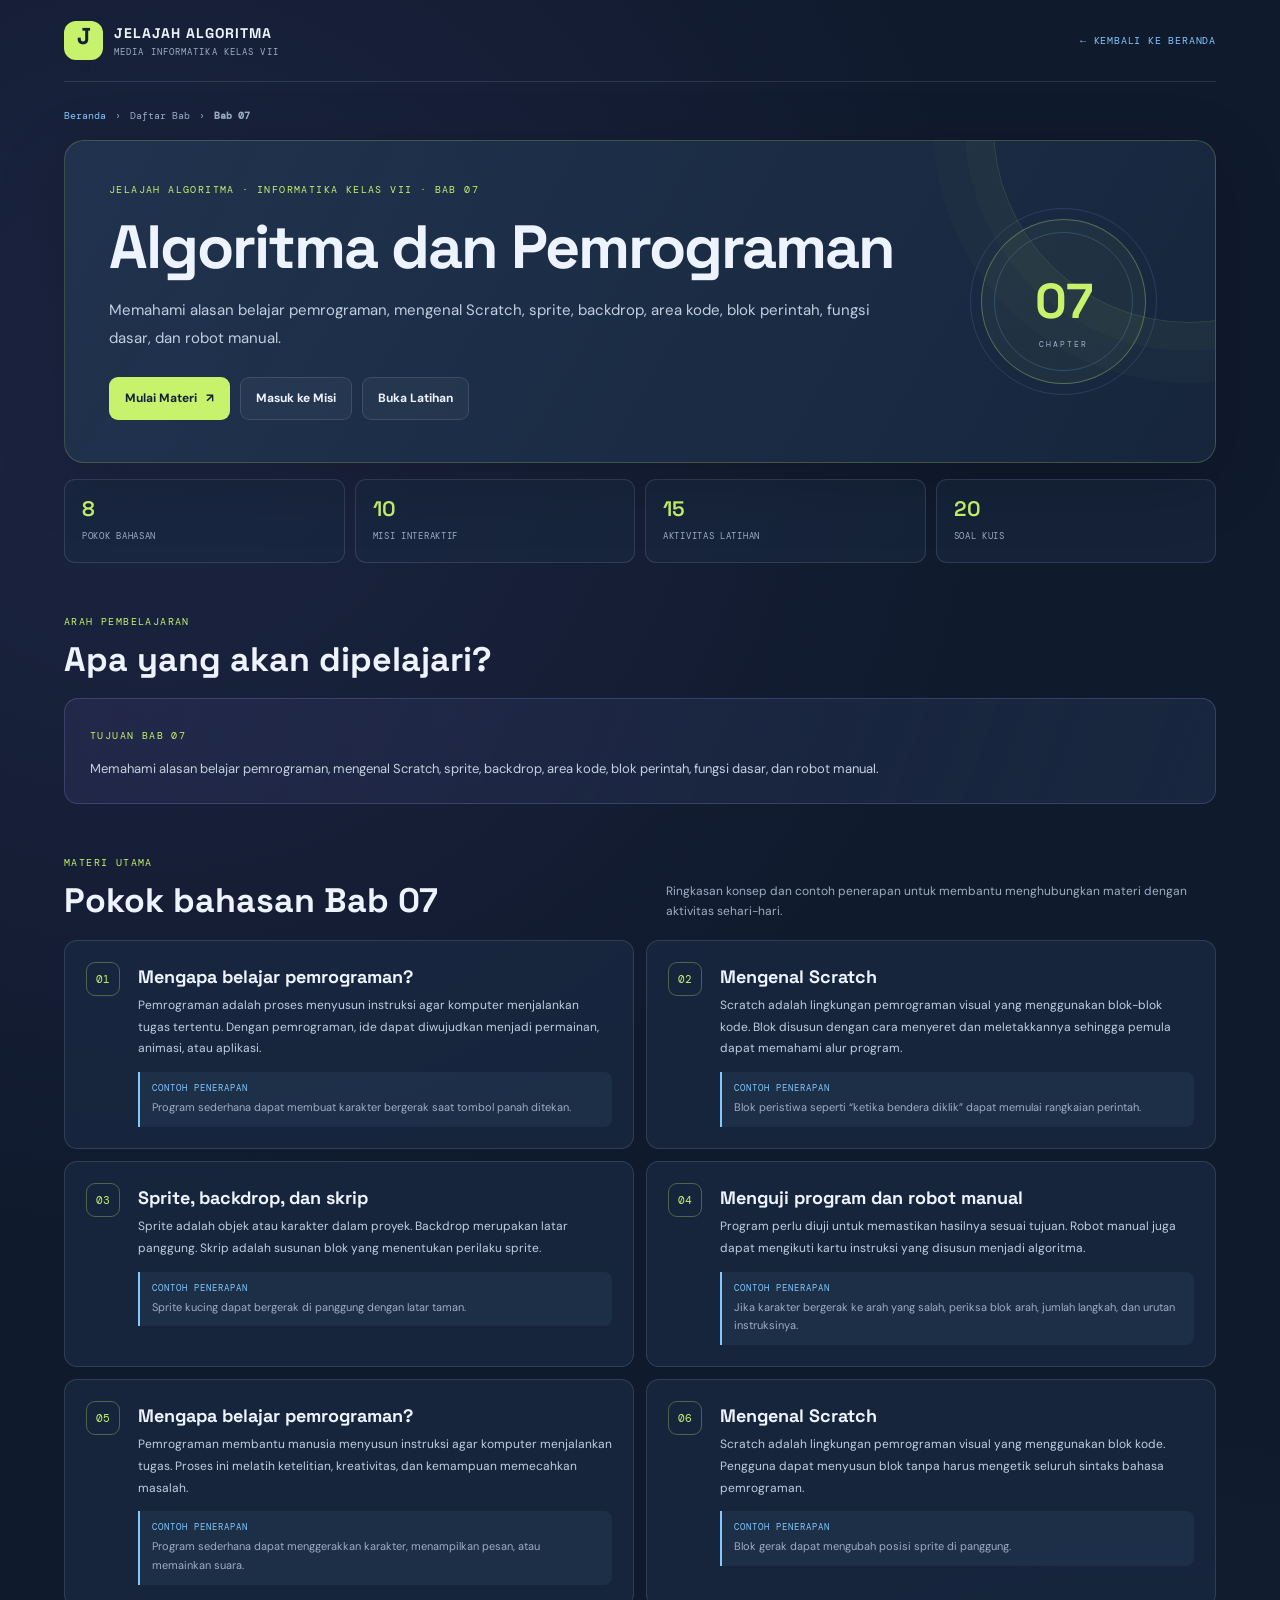
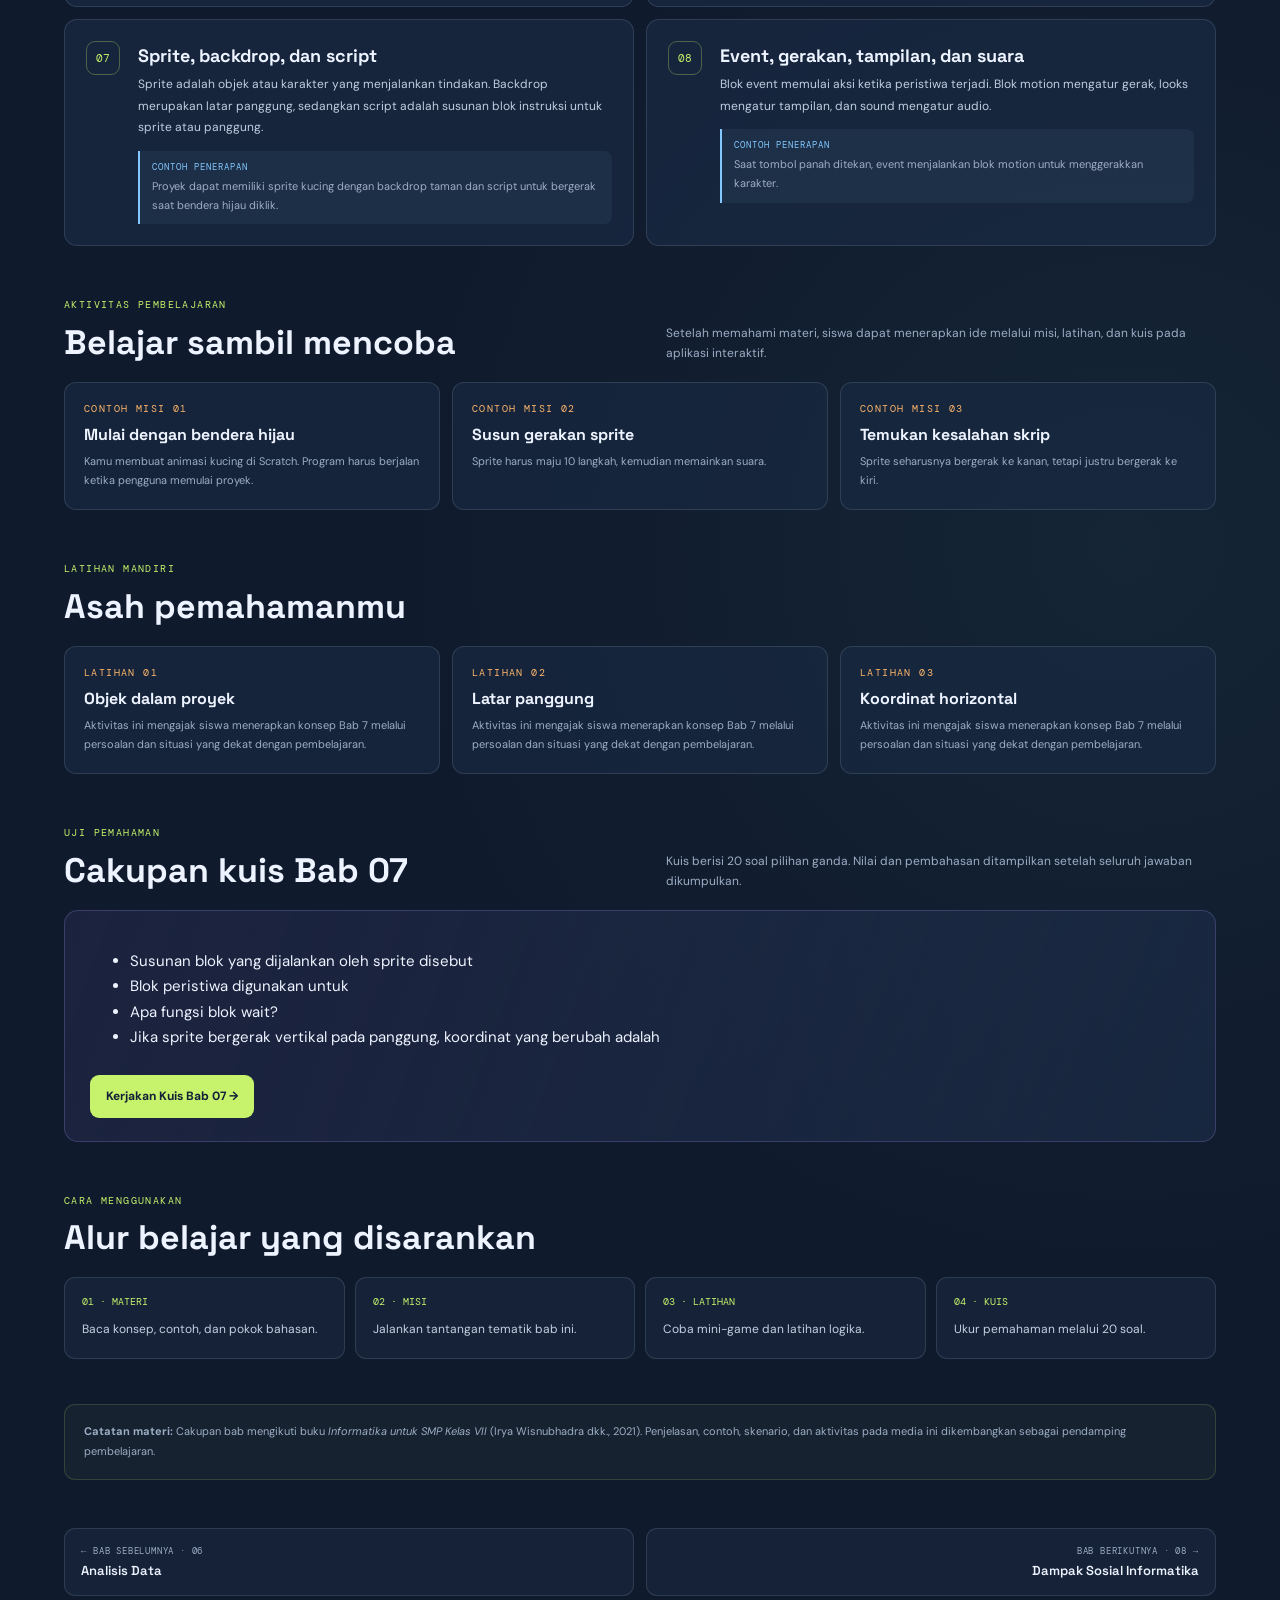
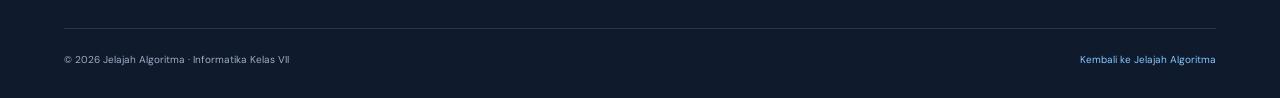
<file: bab-07.html>
<!doctype html>
<html lang="id">
<head>
  <meta charset="utf-8">
  <meta name="viewport" content="width=device-width, initial-scale=1">
  <title>Bab 07 Algoritma dan Pemrograman — Jelajah Algoritma | Informatika Kelas VII</title>
  <meta name="description" content="Algoritma dan Pemrograman. Materi, misi, latihan, dan kuis interaktif Informatika kelas VII di Jelajah Algoritma.">
  <meta name="robots" content="index,follow,max-image-preview:large">
  <meta name="author" content="Jelajah Algoritma">
  <meta name="theme-color" content="#101a2d">
  <link rel="canonical" href="https://jelajah-algoritma.adits.workers.dev/bab-07.html">
  <link rel="icon" type="image/png" sizes="96x96" href="/favicon-96.png">
  <meta property="og:type" content="article">
  <meta property="og:locale" content="id_ID">
  <meta property="og:site_name" content="Jelajah Algoritma">
  <meta property="og:title" content="Bab 07 Algoritma dan Pemrograman — Informatika Kelas VII">
  <meta property="og:description" content="Algoritma dan Pemrograman. Materi, misi, latihan, dan kuis interaktif Informatika kelas VII di Jelajah Algoritma.">
  <meta property="og:url" content="https://jelajah-algoritma.adits.workers.dev/bab-07.html">
  <meta name="twitter:card" content="summary">
  <meta name="twitter:title" content="Bab 07 Algoritma dan Pemrograman — Jelajah Algoritma">
  <meta name="twitter:description" content="Algoritma dan Pemrograman. Materi, misi, latihan, dan kuis interaktif Informatika kelas VII di Jelajah Algoritma.">
  <link rel="stylesheet" href="/css/chapter-pages.css?v=26.0-chapter-focus">
  <script type="application/ld+json">{"@context":"https://schema.org","@graph":[{"@type":"WebPage","@id":"https://jelajah-algoritma.adits.workers.dev/bab-07.html#webpage","url":"https://jelajah-algoritma.adits.workers.dev/bab-07.html","name":"Algoritma dan Pemrograman — Jelajah Algoritma","description":"Algoritma dan Pemrograman. Materi, misi, latihan, dan kuis interaktif Informatika kelas VII di Jelajah Algoritma.","inLanguage":"id-ID","isPartOf":{"@id":"https://jelajah-algoritma.adits.workers.dev/#website"},"breadcrumb":{"@id":"https://jelajah-algoritma.adits.workers.dev/bab-07.html#breadcrumb"}},{"@type":"LearningResource","@id":"https://jelajah-algoritma.adits.workers.dev/bab-07.html#learning-resource","name":"Bab 07 — Algoritma dan Pemrograman","url":"https://jelajah-algoritma.adits.workers.dev/bab-07.html","description":"Memahami alasan belajar pemrograman, mengenal Scratch, sprite, backdrop, area kode, blok perintah, fungsi dasar, dan robot manual.","inLanguage":"id-ID","educationalLevel":"SMP Kelas VII","learningResourceType":["Materi pembelajaran","Permainan edukasi","Latihan","Kuis"],"teaches":["Mengapa belajar pemrograman?","Mengenal Scratch","Sprite, backdrop, dan skrip","Menguji program dan robot manual","Mengapa belajar pemrograman?","Mengenal Scratch","Sprite, backdrop, dan script","Event, gerakan, tampilan, dan suara"]},{"@type":"BreadcrumbList","@id":"https://jelajah-algoritma.adits.workers.dev/bab-07.html#breadcrumb","itemListElement":[{"@type":"ListItem","position":1,"name":"Beranda","item":"https://jelajah-algoritma.adits.workers.dev/"},{"@type":"ListItem","position":2,"name":"Bab 07 — Algoritma dan Pemrograman","item":"https://jelajah-algoritma.adits.workers.dev/bab-07.html"}]}]}</script>
</head>
<body>
  <header class="site-header wrap">
    <a class="brand" href="/" aria-label="Jelajah Algoritma, beranda"><span class="brand-mark">J<span>↗</span></span><span class="brand-copy"><strong>JELAJAH ALGORITMA</strong><small>MEDIA INFORMATIKA KELAS VII</small></span></a>
    <a class="header-link" href="/">← KEMBALI KE BERANDA</a>
  </header>
  <main class="wrap">
    <nav class="breadcrumb" aria-label="Breadcrumb"><a href="/">Beranda</a><span>›</span><span>Daftar Bab</span><span>›</span><strong>Bab 07</strong></nav>
    <section class="hero">
      <div><div class="eyebrow">JELAJAH ALGORITMA · INFORMATIKA KELAS VII · BAB 07</div><h1>Algoritma dan Pemrograman</h1><p>Memahami alasan belajar pemrograman, mengenal Scratch, sprite, backdrop, area kode, blok perintah, fungsi dasar, dan robot manual.</p><div class="actions"><a class="btn btn-primary" href="/?bagian=materi&amp;bab=7">Mulai Materi <span>↗</span></a><a class="btn btn-secondary" href="/?bagian=misi&amp;bab=7">Masuk ke Misi</a><a class="btn btn-secondary" href="/?bagian=latihan&amp;bab=7">Buka Latihan</a></div></div>
      <div class="hero-art" aria-hidden="true"><strong>07</strong><span>CHAPTER</span></div>
    </section>
    <div class="stats" aria-label="Isi pembelajaran bab"><div class="stat"><strong>8</strong><span>POKOK BAHASAN</span></div><div class="stat"><strong>10</strong><span>MISI INTERAKTIF</span></div><div class="stat"><strong>15</strong><span>AKTIVITAS LATIHAN</span></div><div class="stat"><strong>20</strong><span>SOAL KUIS</span></div></div>
    <section class="section" id="tujuan"><div class="section-heading"><div><span class="eyebrow">ARAH PEMBELAJARAN</span><h2>Apa yang akan dipelajari?</h2></div></div><div class="goal"><span class="mini">TUJUAN BAB 07</span><p>Memahami alasan belajar pemrograman, mengenal Scratch, sprite, backdrop, area kode, blok perintah, fungsi dasar, dan robot manual.</p></div></section>
    <section class="section" id="pokok-bahasan"><div class="section-heading"><div><span class="eyebrow">MATERI UTAMA</span><h2>Pokok bahasan Bab 07</h2></div><p>Ringkasan konsep dan contoh penerapan untuk membantu menghubungkan materi dengan aktivitas sehari-hari.</p></div><div class="topic-grid"><article class="topic-card"><span class="topic-number">01</span><div><h3>Mengapa belajar pemrograman?</h3><p>Pemrograman adalah proses menyusun instruksi agar komputer menjalankan tugas tertentu. Dengan pemrograman, ide dapat diwujudkan menjadi permainan, animasi, atau aplikasi.</p><div class="example"><b>CONTOH PENERAPAN</b>Program sederhana dapat membuat karakter bergerak saat tombol panah ditekan.</div></div></article><article class="topic-card"><span class="topic-number">02</span><div><h3>Mengenal Scratch</h3><p>Scratch adalah lingkungan pemrograman visual yang menggunakan blok-blok kode. Blok disusun dengan cara menyeret dan meletakkannya sehingga pemula dapat memahami alur program.</p><div class="example"><b>CONTOH PENERAPAN</b>Blok peristiwa seperti “ketika bendera diklik” dapat memulai rangkaian perintah.</div></div></article><article class="topic-card"><span class="topic-number">03</span><div><h3>Sprite, backdrop, dan skrip</h3><p>Sprite adalah objek atau karakter dalam proyek. Backdrop merupakan latar panggung. Skrip adalah susunan blok yang menentukan perilaku sprite.</p><div class="example"><b>CONTOH PENERAPAN</b>Sprite kucing dapat bergerak di panggung dengan latar taman.</div></div></article><article class="topic-card"><span class="topic-number">04</span><div><h3>Menguji program dan robot manual</h3><p>Program perlu diuji untuk memastikan hasilnya sesuai tujuan. Robot manual juga dapat mengikuti kartu instruksi yang disusun menjadi algoritma.</p><div class="example"><b>CONTOH PENERAPAN</b>Jika karakter bergerak ke arah yang salah, periksa blok arah, jumlah langkah, dan urutan instruksinya.</div></div></article><article class="topic-card"><span class="topic-number">05</span><div><h3>Mengapa belajar pemrograman?</h3><p>Pemrograman membantu manusia menyusun instruksi agar komputer menjalankan tugas. Proses ini melatih ketelitian, kreativitas, dan kemampuan memecahkan masalah.</p><div class="example"><b>CONTOH PENERAPAN</b>Program sederhana dapat menggerakkan karakter, menampilkan pesan, atau memainkan suara.</div></div></article><article class="topic-card"><span class="topic-number">06</span><div><h3>Mengenal Scratch</h3><p>Scratch adalah lingkungan pemrograman visual yang menggunakan blok kode. Pengguna dapat menyusun blok tanpa harus mengetik seluruh sintaks bahasa pemrograman.</p><div class="example"><b>CONTOH PENERAPAN</b>Blok gerak dapat mengubah posisi sprite di panggung.</div></div></article><article class="topic-card"><span class="topic-number">07</span><div><h3>Sprite, backdrop, dan script</h3><p>Sprite adalah objek atau karakter yang menjalankan tindakan. Backdrop merupakan latar panggung, sedangkan script adalah susunan blok instruksi untuk sprite atau panggung.</p><div class="example"><b>CONTOH PENERAPAN</b>Proyek dapat memiliki sprite kucing dengan backdrop taman dan script untuk bergerak saat bendera hijau diklik.</div></div></article><article class="topic-card"><span class="topic-number">08</span><div><h3>Event, gerakan, tampilan, dan suara</h3><p>Blok event memulai aksi ketika peristiwa terjadi. Blok motion mengatur gerak, looks mengatur tampilan, dan sound mengatur audio.</p><div class="example"><b>CONTOH PENERAPAN</b>Saat tombol panah ditekan, event menjalankan blok motion untuk menggerakkan karakter.</div></div></article></div></section>
    <section class="section" id="kegiatan"><div class="section-heading"><div><span class="eyebrow">AKTIVITAS PEMBELAJARAN</span><h2>Belajar sambil mencoba</h2></div><p>Setelah memahami materi, siswa dapat menerapkan ide melalui misi, latihan, dan kuis pada aplikasi interaktif.</p></div><div class="activity-grid"><article class="activity-card"><span class="mini">CONTOH MISI 01</span><h3>Mulai dengan bendera hijau</h3><p>Kamu membuat animasi kucing di Scratch. Program harus berjalan ketika pengguna memulai proyek.</p></article><article class="activity-card"><span class="mini">CONTOH MISI 02</span><h3>Susun gerakan sprite</h3><p>Sprite harus maju 10 langkah, kemudian memainkan suara.</p></article><article class="activity-card"><span class="mini">CONTOH MISI 03</span><h3>Temukan kesalahan skrip</h3><p>Sprite seharusnya bergerak ke kanan, tetapi justru bergerak ke kiri.</p></article></div></section>
    <section class="section"><div class="section-heading"><div><span class="eyebrow">LATIHAN MANDIRI</span><h2>Asah pemahamanmu</h2></div></div><div class="activity-grid"><article class="activity-card"><span class="mini">LATIHAN 01</span><h3>Objek dalam proyek</h3><p>Aktivitas ini mengajak siswa menerapkan konsep Bab 7 melalui persoalan dan situasi yang dekat dengan pembelajaran.</p></article><article class="activity-card"><span class="mini">LATIHAN 02</span><h3>Latar panggung</h3><p>Aktivitas ini mengajak siswa menerapkan konsep Bab 7 melalui persoalan dan situasi yang dekat dengan pembelajaran.</p></article><article class="activity-card"><span class="mini">LATIHAN 03</span><h3>Koordinat horizontal</h3><p>Aktivitas ini mengajak siswa menerapkan konsep Bab 7 melalui persoalan dan situasi yang dekat dengan pembelajaran.</p></article></div></section>
    <section class="section"><div class="section-heading"><div><span class="eyebrow">UJI PEMAHAMAN</span><h2>Cakupan kuis Bab 07</h2></div><p>Kuis berisi 20 soal pilihan ganda. Nilai dan pembahasan ditampilkan setelah seluruh jawaban dikumpulkan.</p></div><div class="goal"><ul><li>Susunan blok yang dijalankan oleh sprite disebut</li><li>Blok peristiwa digunakan untuk</li><li>Apa fungsi blok wait?</li><li>Jika sprite bergerak vertikal pada panggung, koordinat yang berubah adalah</li></ul><div class="actions"><a class="btn btn-primary" href="/?bagian=kuis&amp;bab=7">Kerjakan Kuis Bab 07 →</a></div></div></section>
    <section class="section"><div class="section-heading"><div><span class="eyebrow">CARA MENGGUNAKAN</span><h2>Alur belajar yang disarankan</h2></div></div><div class="learning-steps"><div class="learning-step"><b>01 · MATERI</b><span>Baca konsep, contoh, dan pokok bahasan.</span></div><div class="learning-step"><b>02 · MISI</b><span>Jalankan tantangan tematik bab ini.</span></div><div class="learning-step"><b>03 · LATIHAN</b><span>Coba mini-game dan latihan logika.</span></div><div class="learning-step"><b>04 · KUIS</b><span>Ukur pemahaman melalui 20 soal.</span></div></div></section>
    <div class="note"><strong>Catatan materi:</strong> Cakupan bab mengikuti buku <em>Informatika untuk SMP Kelas VII</em> (Irya Wisnubhadra dkk., 2021). Penjelasan, contoh, skenario, dan aktivitas pada media ini dikembangkan sebagai pendamping pembelajaran.</div>
    <nav class="chapter-nav" aria-label="Navigasi bab"><a href="/bab-06.html"><small>← BAB SEBELUMNYA · 06</small><strong>Analisis Data</strong></a><a href="/bab-08.html"><small>BAB BERIKUTNYA · 08 →</small><strong>Dampak Sosial Informatika</strong></a></nav>
  </main>
  <footer class="footer wrap"><span>© 2026 Jelajah Algoritma · Informatika Kelas VII</span><a href="/">Kembali ke Jelajah Algoritma</a></footer>
</body>
</html>
</file>
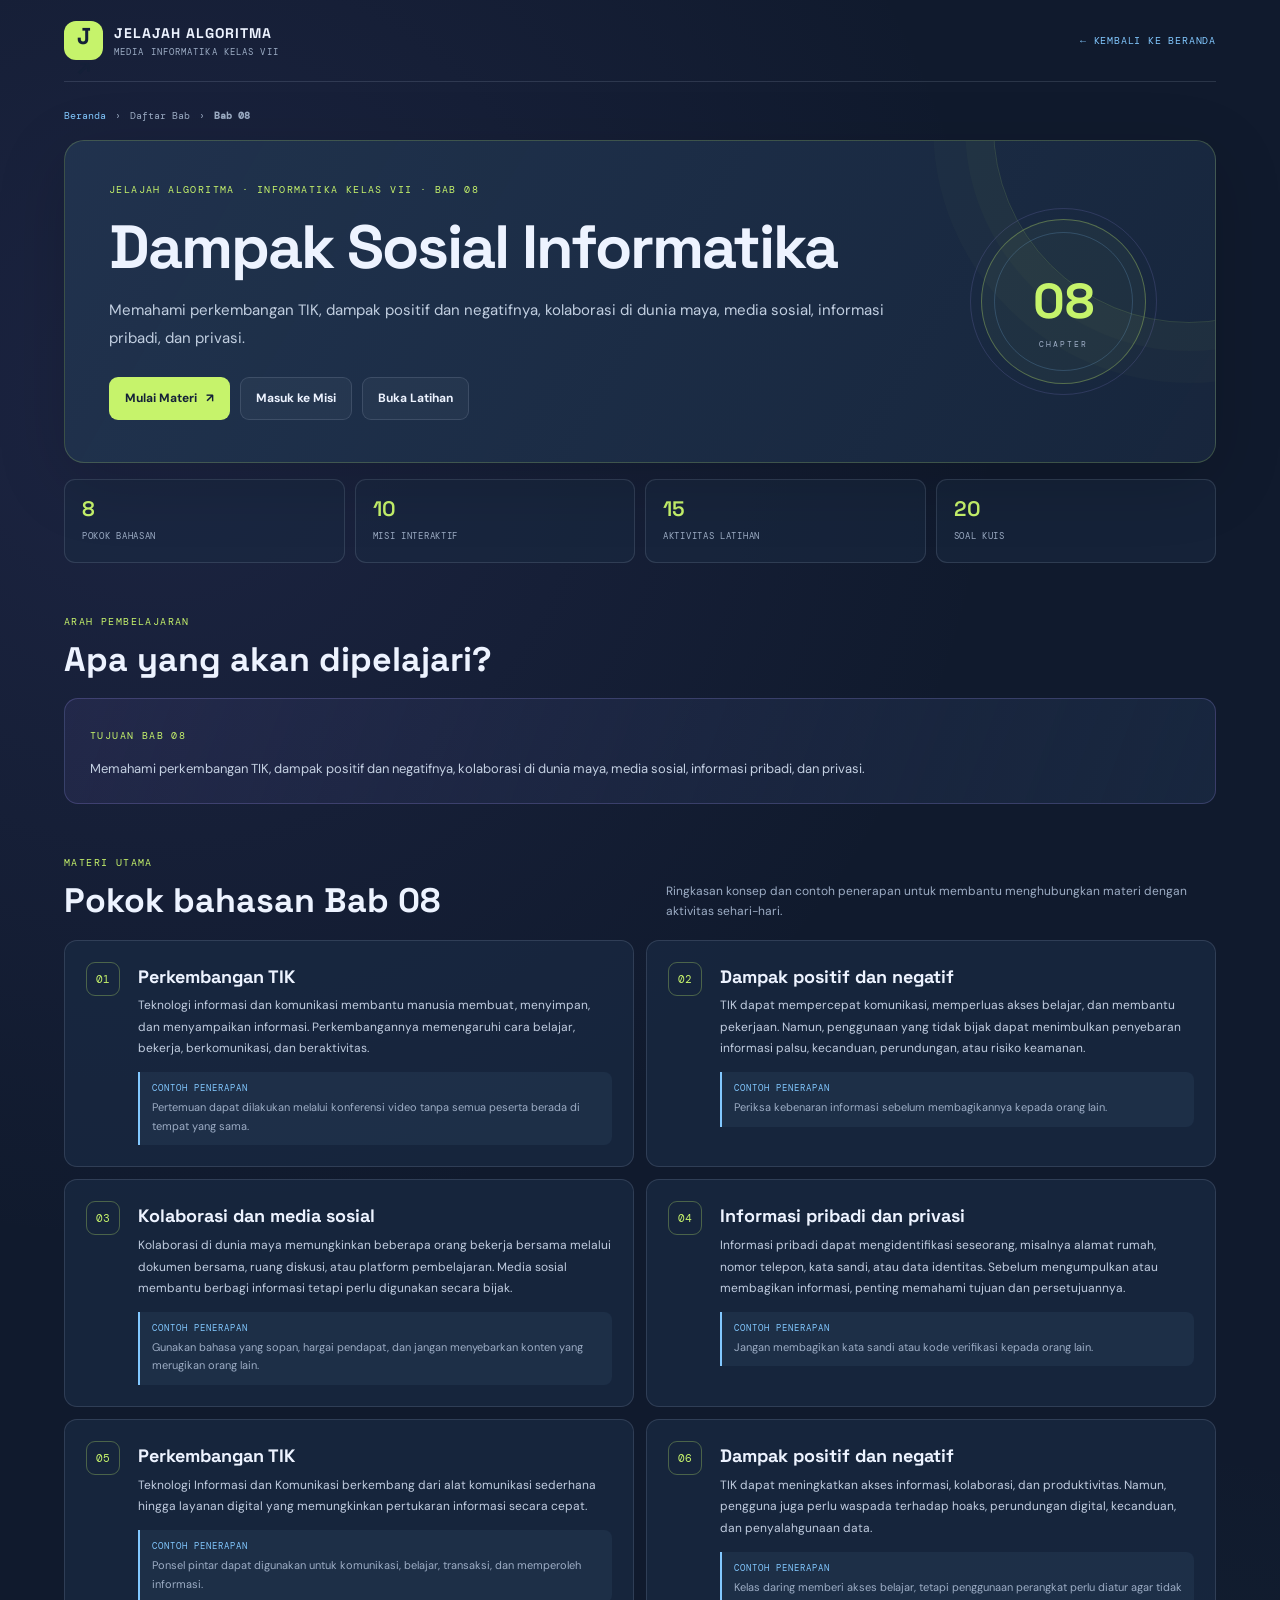
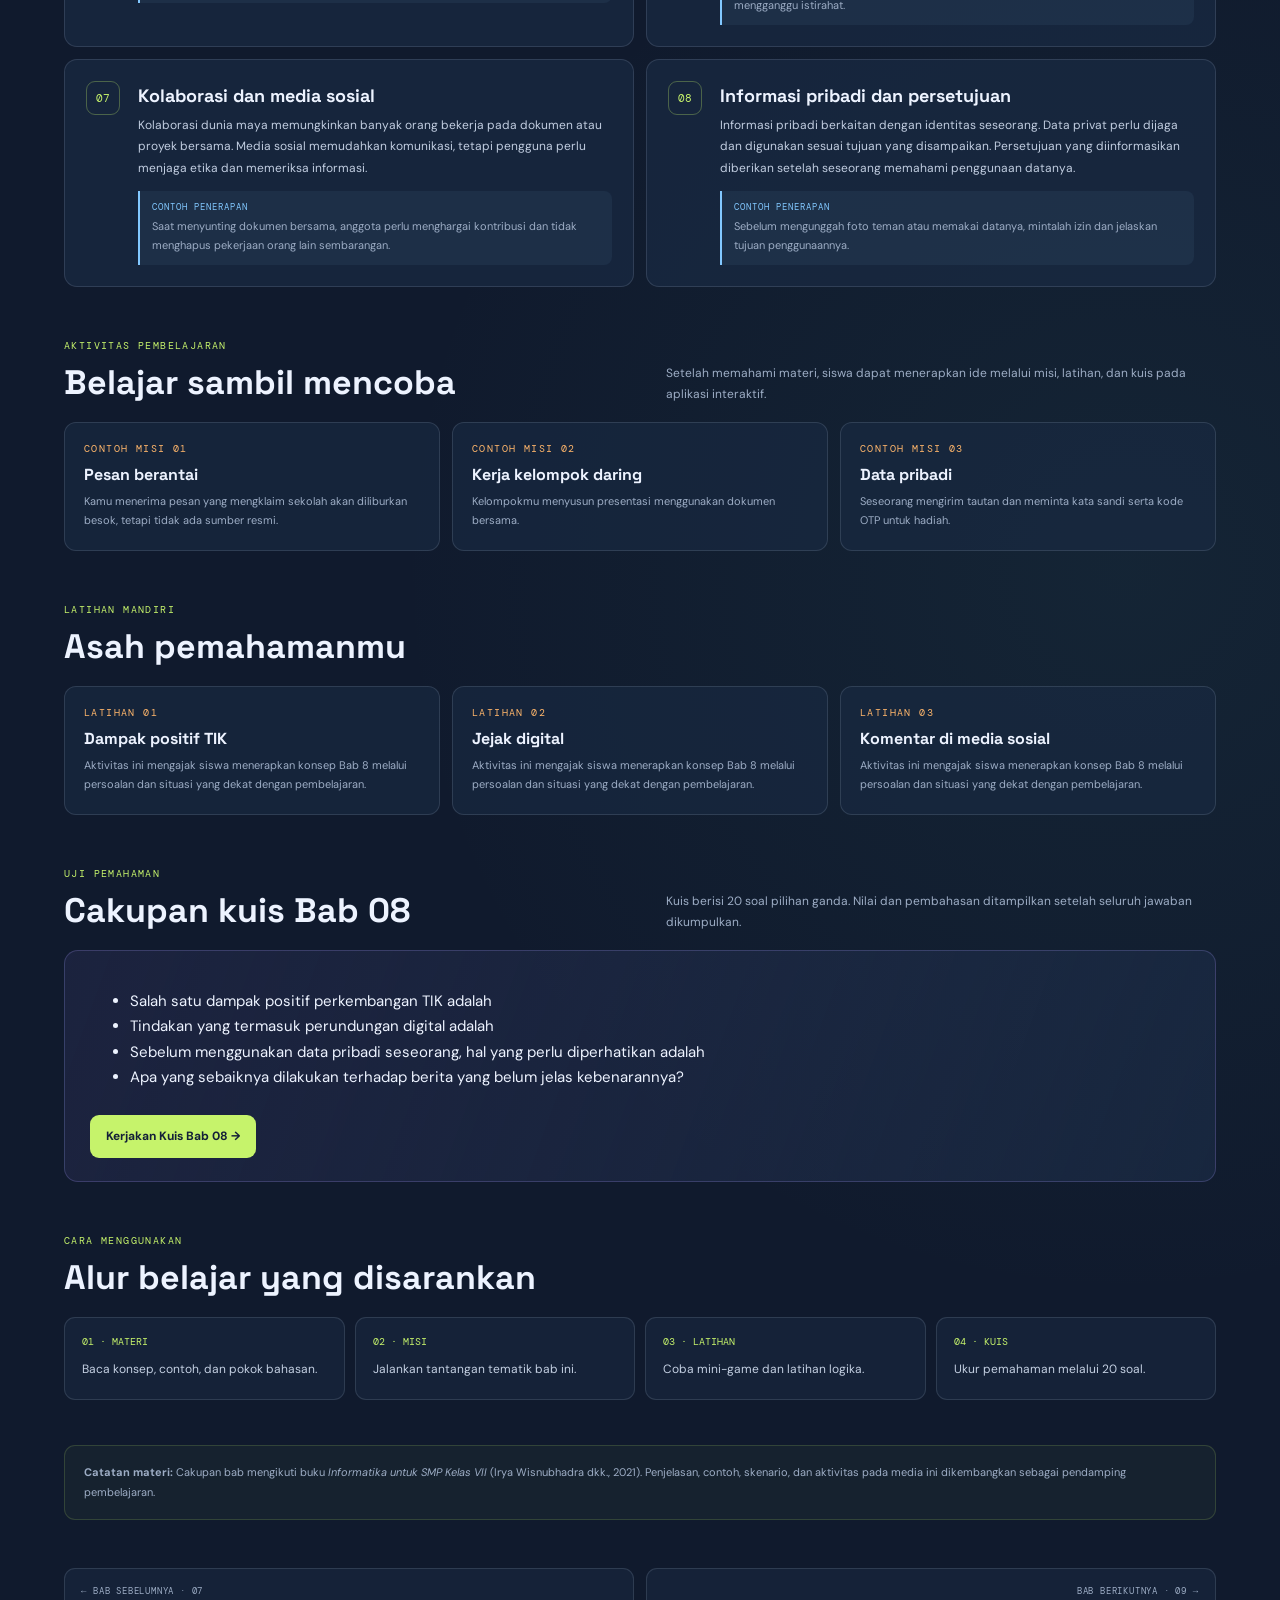
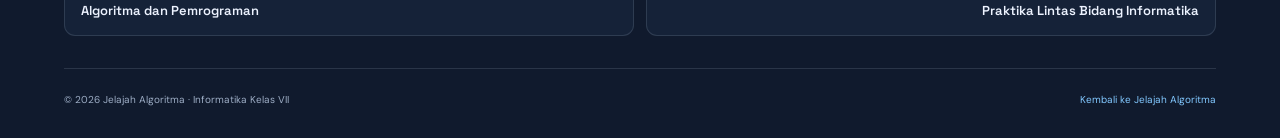
<file: bab-08.html>
<!doctype html>
<html lang="id">
<head>
  <meta charset="utf-8">
  <meta name="viewport" content="width=device-width, initial-scale=1">
  <title>Bab 08 Dampak Sosial Informatika — Jelajah Algoritma | Informatika Kelas VII</title>
  <meta name="description" content="Dampak Sosial Informatika. Materi, misi, latihan, dan kuis interaktif Informatika kelas VII di Jelajah Algoritma.">
  <meta name="robots" content="index,follow,max-image-preview:large">
  <meta name="author" content="Jelajah Algoritma">
  <meta name="theme-color" content="#101a2d">
  <link rel="canonical" href="https://jelajah-algoritma.adits.workers.dev/bab-08.html">
  <link rel="icon" type="image/png" sizes="96x96" href="/favicon-96.png">
  <meta property="og:type" content="article">
  <meta property="og:locale" content="id_ID">
  <meta property="og:site_name" content="Jelajah Algoritma">
  <meta property="og:title" content="Bab 08 Dampak Sosial Informatika — Informatika Kelas VII">
  <meta property="og:description" content="Dampak Sosial Informatika. Materi, misi, latihan, dan kuis interaktif Informatika kelas VII di Jelajah Algoritma.">
  <meta property="og:url" content="https://jelajah-algoritma.adits.workers.dev/bab-08.html">
  <meta name="twitter:card" content="summary">
  <meta name="twitter:title" content="Bab 08 Dampak Sosial Informatika — Jelajah Algoritma">
  <meta name="twitter:description" content="Dampak Sosial Informatika. Materi, misi, latihan, dan kuis interaktif Informatika kelas VII di Jelajah Algoritma.">
  <link rel="stylesheet" href="/css/chapter-pages.css?v=26.0-chapter-focus">
  <script type="application/ld+json">{"@context":"https://schema.org","@graph":[{"@type":"WebPage","@id":"https://jelajah-algoritma.adits.workers.dev/bab-08.html#webpage","url":"https://jelajah-algoritma.adits.workers.dev/bab-08.html","name":"Dampak Sosial Informatika — Jelajah Algoritma","description":"Dampak Sosial Informatika. Materi, misi, latihan, dan kuis interaktif Informatika kelas VII di Jelajah Algoritma.","inLanguage":"id-ID","isPartOf":{"@id":"https://jelajah-algoritma.adits.workers.dev/#website"},"breadcrumb":{"@id":"https://jelajah-algoritma.adits.workers.dev/bab-08.html#breadcrumb"}},{"@type":"LearningResource","@id":"https://jelajah-algoritma.adits.workers.dev/bab-08.html#learning-resource","name":"Bab 08 — Dampak Sosial Informatika","url":"https://jelajah-algoritma.adits.workers.dev/bab-08.html","description":"Memahami perkembangan TIK, dampak positif dan negatifnya, kolaborasi di dunia maya, media sosial, informasi pribadi, dan privasi.","inLanguage":"id-ID","educationalLevel":"SMP Kelas VII","learningResourceType":["Materi pembelajaran","Permainan edukasi","Latihan","Kuis"],"teaches":["Perkembangan TIK","Dampak positif dan negatif","Kolaborasi dan media sosial","Informasi pribadi dan privasi","Perkembangan TIK","Dampak positif dan negatif","Kolaborasi dan media sosial","Informasi pribadi dan persetujuan"]},{"@type":"BreadcrumbList","@id":"https://jelajah-algoritma.adits.workers.dev/bab-08.html#breadcrumb","itemListElement":[{"@type":"ListItem","position":1,"name":"Beranda","item":"https://jelajah-algoritma.adits.workers.dev/"},{"@type":"ListItem","position":2,"name":"Bab 08 — Dampak Sosial Informatika","item":"https://jelajah-algoritma.adits.workers.dev/bab-08.html"}]}]}</script>
</head>
<body>
  <header class="site-header wrap">
    <a class="brand" href="/" aria-label="Jelajah Algoritma, beranda"><span class="brand-mark">J<span>↗</span></span><span class="brand-copy"><strong>JELAJAH ALGORITMA</strong><small>MEDIA INFORMATIKA KELAS VII</small></span></a>
    <a class="header-link" href="/">← KEMBALI KE BERANDA</a>
  </header>
  <main class="wrap">
    <nav class="breadcrumb" aria-label="Breadcrumb"><a href="/">Beranda</a><span>›</span><span>Daftar Bab</span><span>›</span><strong>Bab 08</strong></nav>
    <section class="hero">
      <div><div class="eyebrow">JELAJAH ALGORITMA · INFORMATIKA KELAS VII · BAB 08</div><h1>Dampak Sosial Informatika</h1><p>Memahami perkembangan TIK, dampak positif dan negatifnya, kolaborasi di dunia maya, media sosial, informasi pribadi, dan privasi.</p><div class="actions"><a class="btn btn-primary" href="/?bagian=materi&amp;bab=8">Mulai Materi <span>↗</span></a><a class="btn btn-secondary" href="/?bagian=misi&amp;bab=8">Masuk ke Misi</a><a class="btn btn-secondary" href="/?bagian=latihan&amp;bab=8">Buka Latihan</a></div></div>
      <div class="hero-art" aria-hidden="true"><strong>08</strong><span>CHAPTER</span></div>
    </section>
    <div class="stats" aria-label="Isi pembelajaran bab"><div class="stat"><strong>8</strong><span>POKOK BAHASAN</span></div><div class="stat"><strong>10</strong><span>MISI INTERAKTIF</span></div><div class="stat"><strong>15</strong><span>AKTIVITAS LATIHAN</span></div><div class="stat"><strong>20</strong><span>SOAL KUIS</span></div></div>
    <section class="section" id="tujuan"><div class="section-heading"><div><span class="eyebrow">ARAH PEMBELAJARAN</span><h2>Apa yang akan dipelajari?</h2></div></div><div class="goal"><span class="mini">TUJUAN BAB 08</span><p>Memahami perkembangan TIK, dampak positif dan negatifnya, kolaborasi di dunia maya, media sosial, informasi pribadi, dan privasi.</p></div></section>
    <section class="section" id="pokok-bahasan"><div class="section-heading"><div><span class="eyebrow">MATERI UTAMA</span><h2>Pokok bahasan Bab 08</h2></div><p>Ringkasan konsep dan contoh penerapan untuk membantu menghubungkan materi dengan aktivitas sehari-hari.</p></div><div class="topic-grid"><article class="topic-card"><span class="topic-number">01</span><div><h3>Perkembangan TIK</h3><p>Teknologi informasi dan komunikasi membantu manusia membuat, menyimpan, dan menyampaikan informasi. Perkembangannya memengaruhi cara belajar, bekerja, berkomunikasi, dan beraktivitas.</p><div class="example"><b>CONTOH PENERAPAN</b>Pertemuan dapat dilakukan melalui konferensi video tanpa semua peserta berada di tempat yang sama.</div></div></article><article class="topic-card"><span class="topic-number">02</span><div><h3>Dampak positif dan negatif</h3><p>TIK dapat mempercepat komunikasi, memperluas akses belajar, dan membantu pekerjaan. Namun, penggunaan yang tidak bijak dapat menimbulkan penyebaran informasi palsu, kecanduan, perundungan, atau risiko keamanan.</p><div class="example"><b>CONTOH PENERAPAN</b>Periksa kebenaran informasi sebelum membagikannya kepada orang lain.</div></div></article><article class="topic-card"><span class="topic-number">03</span><div><h3>Kolaborasi dan media sosial</h3><p>Kolaborasi di dunia maya memungkinkan beberapa orang bekerja bersama melalui dokumen bersama, ruang diskusi, atau platform pembelajaran. Media sosial membantu berbagi informasi tetapi perlu digunakan secara bijak.</p><div class="example"><b>CONTOH PENERAPAN</b>Gunakan bahasa yang sopan, hargai pendapat, dan jangan menyebarkan konten yang merugikan orang lain.</div></div></article><article class="topic-card"><span class="topic-number">04</span><div><h3>Informasi pribadi dan privasi</h3><p>Informasi pribadi dapat mengidentifikasi seseorang, misalnya alamat rumah, nomor telepon, kata sandi, atau data identitas. Sebelum mengumpulkan atau membagikan informasi, penting memahami tujuan dan persetujuannya.</p><div class="example"><b>CONTOH PENERAPAN</b>Jangan membagikan kata sandi atau kode verifikasi kepada orang lain.</div></div></article><article class="topic-card"><span class="topic-number">05</span><div><h3>Perkembangan TIK</h3><p>Teknologi Informasi dan Komunikasi berkembang dari alat komunikasi sederhana hingga layanan digital yang memungkinkan pertukaran informasi secara cepat.</p><div class="example"><b>CONTOH PENERAPAN</b>Ponsel pintar dapat digunakan untuk komunikasi, belajar, transaksi, dan memperoleh informasi.</div></div></article><article class="topic-card"><span class="topic-number">06</span><div><h3>Dampak positif dan negatif</h3><p>TIK dapat meningkatkan akses informasi, kolaborasi, dan produktivitas. Namun, pengguna juga perlu waspada terhadap hoaks, perundungan digital, kecanduan, dan penyalahgunaan data.</p><div class="example"><b>CONTOH PENERAPAN</b>Kelas daring memberi akses belajar, tetapi penggunaan perangkat perlu diatur agar tidak mengganggu istirahat.</div></div></article><article class="topic-card"><span class="topic-number">07</span><div><h3>Kolaborasi dan media sosial</h3><p>Kolaborasi dunia maya memungkinkan banyak orang bekerja pada dokumen atau proyek bersama. Media sosial memudahkan komunikasi, tetapi pengguna perlu menjaga etika dan memeriksa informasi.</p><div class="example"><b>CONTOH PENERAPAN</b>Saat menyunting dokumen bersama, anggota perlu menghargai kontribusi dan tidak menghapus pekerjaan orang lain sembarangan.</div></div></article><article class="topic-card"><span class="topic-number">08</span><div><h3>Informasi pribadi dan persetujuan</h3><p>Informasi pribadi berkaitan dengan identitas seseorang. Data privat perlu dijaga dan digunakan sesuai tujuan yang disampaikan. Persetujuan yang diinformasikan diberikan setelah seseorang memahami penggunaan datanya.</p><div class="example"><b>CONTOH PENERAPAN</b>Sebelum mengunggah foto teman atau memakai datanya, mintalah izin dan jelaskan tujuan penggunaannya.</div></div></article></div></section>
    <section class="section" id="kegiatan"><div class="section-heading"><div><span class="eyebrow">AKTIVITAS PEMBELAJARAN</span><h2>Belajar sambil mencoba</h2></div><p>Setelah memahami materi, siswa dapat menerapkan ide melalui misi, latihan, dan kuis pada aplikasi interaktif.</p></div><div class="activity-grid"><article class="activity-card"><span class="mini">CONTOH MISI 01</span><h3>Pesan berantai</h3><p>Kamu menerima pesan yang mengklaim sekolah akan diliburkan besok, tetapi tidak ada sumber resmi.</p></article><article class="activity-card"><span class="mini">CONTOH MISI 02</span><h3>Kerja kelompok daring</h3><p>Kelompokmu menyusun presentasi menggunakan dokumen bersama.</p></article><article class="activity-card"><span class="mini">CONTOH MISI 03</span><h3>Data pribadi</h3><p>Seseorang mengirim tautan dan meminta kata sandi serta kode OTP untuk hadiah.</p></article></div></section>
    <section class="section"><div class="section-heading"><div><span class="eyebrow">LATIHAN MANDIRI</span><h2>Asah pemahamanmu</h2></div></div><div class="activity-grid"><article class="activity-card"><span class="mini">LATIHAN 01</span><h3>Dampak positif TIK</h3><p>Aktivitas ini mengajak siswa menerapkan konsep Bab 8 melalui persoalan dan situasi yang dekat dengan pembelajaran.</p></article><article class="activity-card"><span class="mini">LATIHAN 02</span><h3>Jejak digital</h3><p>Aktivitas ini mengajak siswa menerapkan konsep Bab 8 melalui persoalan dan situasi yang dekat dengan pembelajaran.</p></article><article class="activity-card"><span class="mini">LATIHAN 03</span><h3>Komentar di media sosial</h3><p>Aktivitas ini mengajak siswa menerapkan konsep Bab 8 melalui persoalan dan situasi yang dekat dengan pembelajaran.</p></article></div></section>
    <section class="section"><div class="section-heading"><div><span class="eyebrow">UJI PEMAHAMAN</span><h2>Cakupan kuis Bab 08</h2></div><p>Kuis berisi 20 soal pilihan ganda. Nilai dan pembahasan ditampilkan setelah seluruh jawaban dikumpulkan.</p></div><div class="goal"><ul><li>Salah satu dampak positif perkembangan TIK adalah</li><li>Tindakan yang termasuk perundungan digital adalah</li><li>Sebelum menggunakan data pribadi seseorang, hal yang perlu diperhatikan adalah</li><li>Apa yang sebaiknya dilakukan terhadap berita yang belum jelas kebenarannya?</li></ul><div class="actions"><a class="btn btn-primary" href="/?bagian=kuis&amp;bab=8">Kerjakan Kuis Bab 08 →</a></div></div></section>
    <section class="section"><div class="section-heading"><div><span class="eyebrow">CARA MENGGUNAKAN</span><h2>Alur belajar yang disarankan</h2></div></div><div class="learning-steps"><div class="learning-step"><b>01 · MATERI</b><span>Baca konsep, contoh, dan pokok bahasan.</span></div><div class="learning-step"><b>02 · MISI</b><span>Jalankan tantangan tematik bab ini.</span></div><div class="learning-step"><b>03 · LATIHAN</b><span>Coba mini-game dan latihan logika.</span></div><div class="learning-step"><b>04 · KUIS</b><span>Ukur pemahaman melalui 20 soal.</span></div></div></section>
    <div class="note"><strong>Catatan materi:</strong> Cakupan bab mengikuti buku <em>Informatika untuk SMP Kelas VII</em> (Irya Wisnubhadra dkk., 2021). Penjelasan, contoh, skenario, dan aktivitas pada media ini dikembangkan sebagai pendamping pembelajaran.</div>
    <nav class="chapter-nav" aria-label="Navigasi bab"><a href="/bab-07.html"><small>← BAB SEBELUMNYA · 07</small><strong>Algoritma dan Pemrograman</strong></a><a href="/bab-09.html"><small>BAB BERIKUTNYA · 09 →</small><strong>Praktika Lintas Bidang Informatika</strong></a></nav>
  </main>
  <footer class="footer wrap"><span>© 2026 Jelajah Algoritma · Informatika Kelas VII</span><a href="/">Kembali ke Jelajah Algoritma</a></footer>
</body>
</html>
</file>
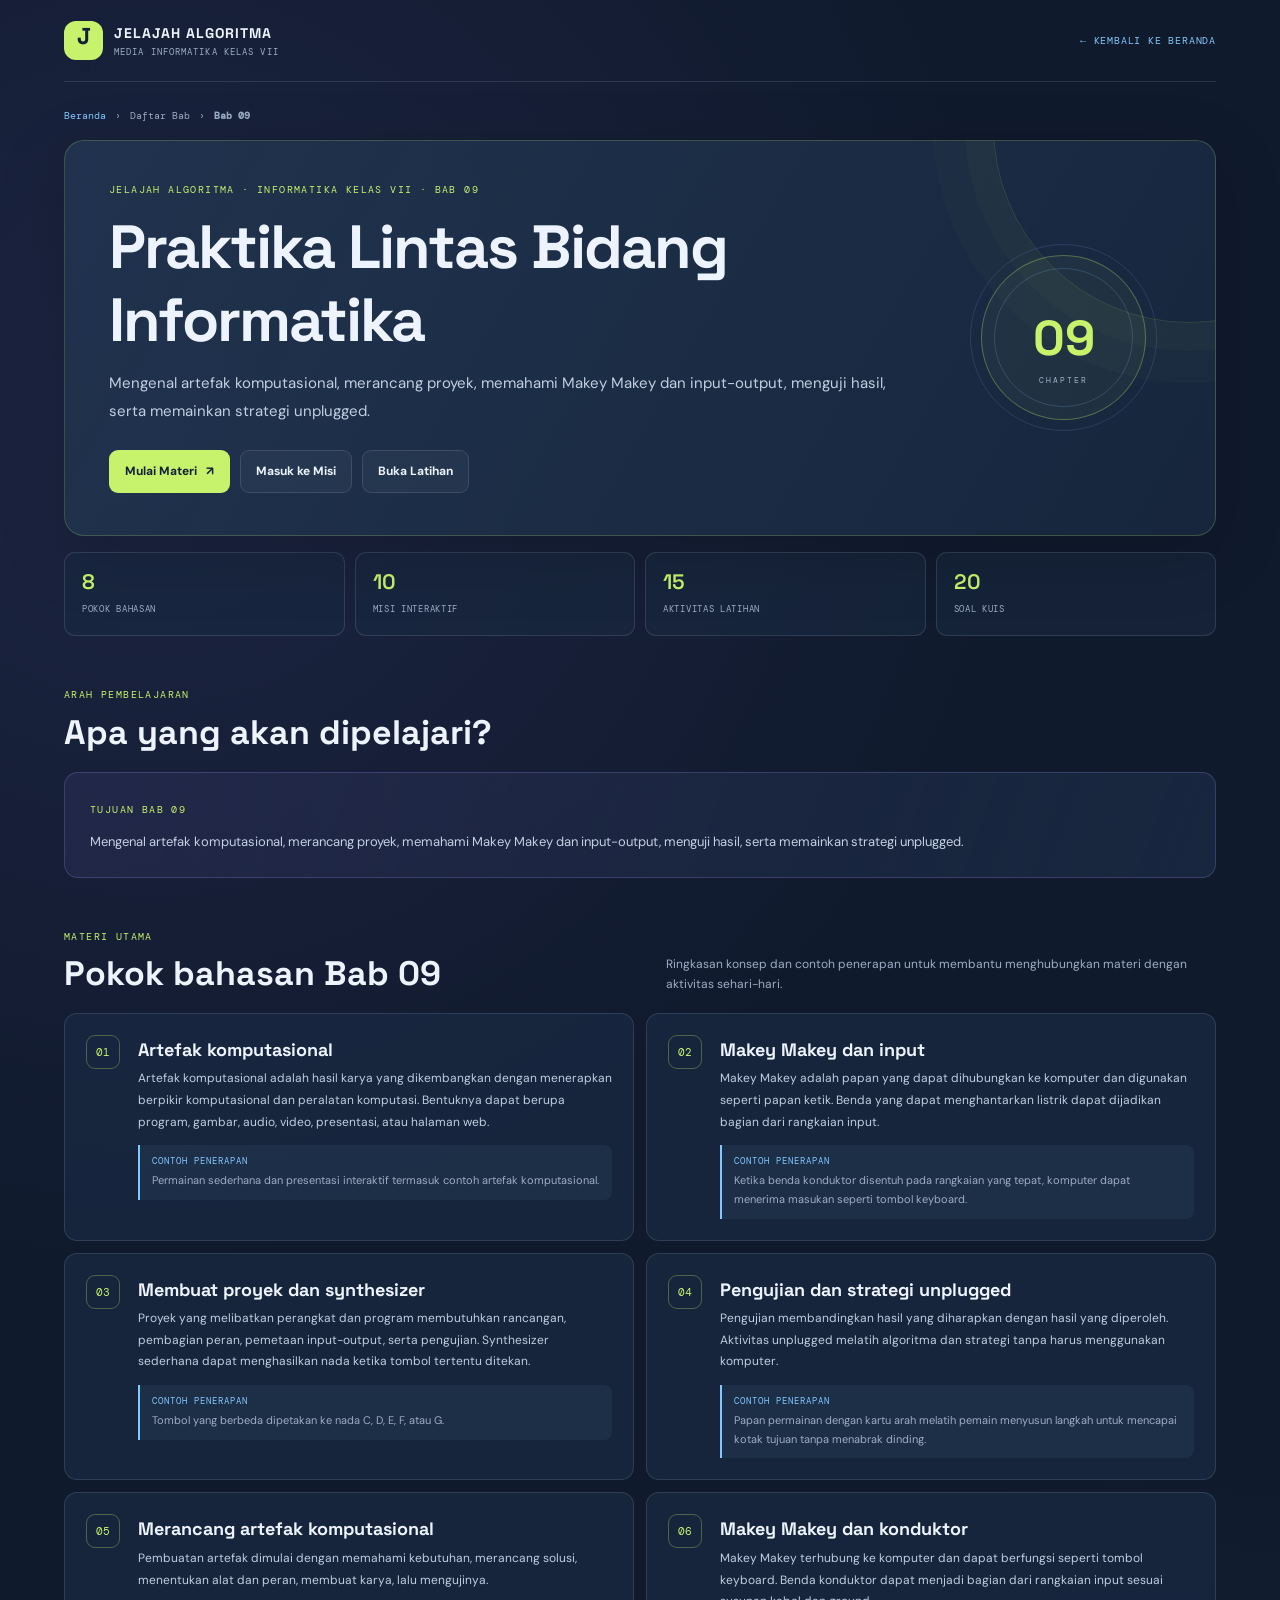
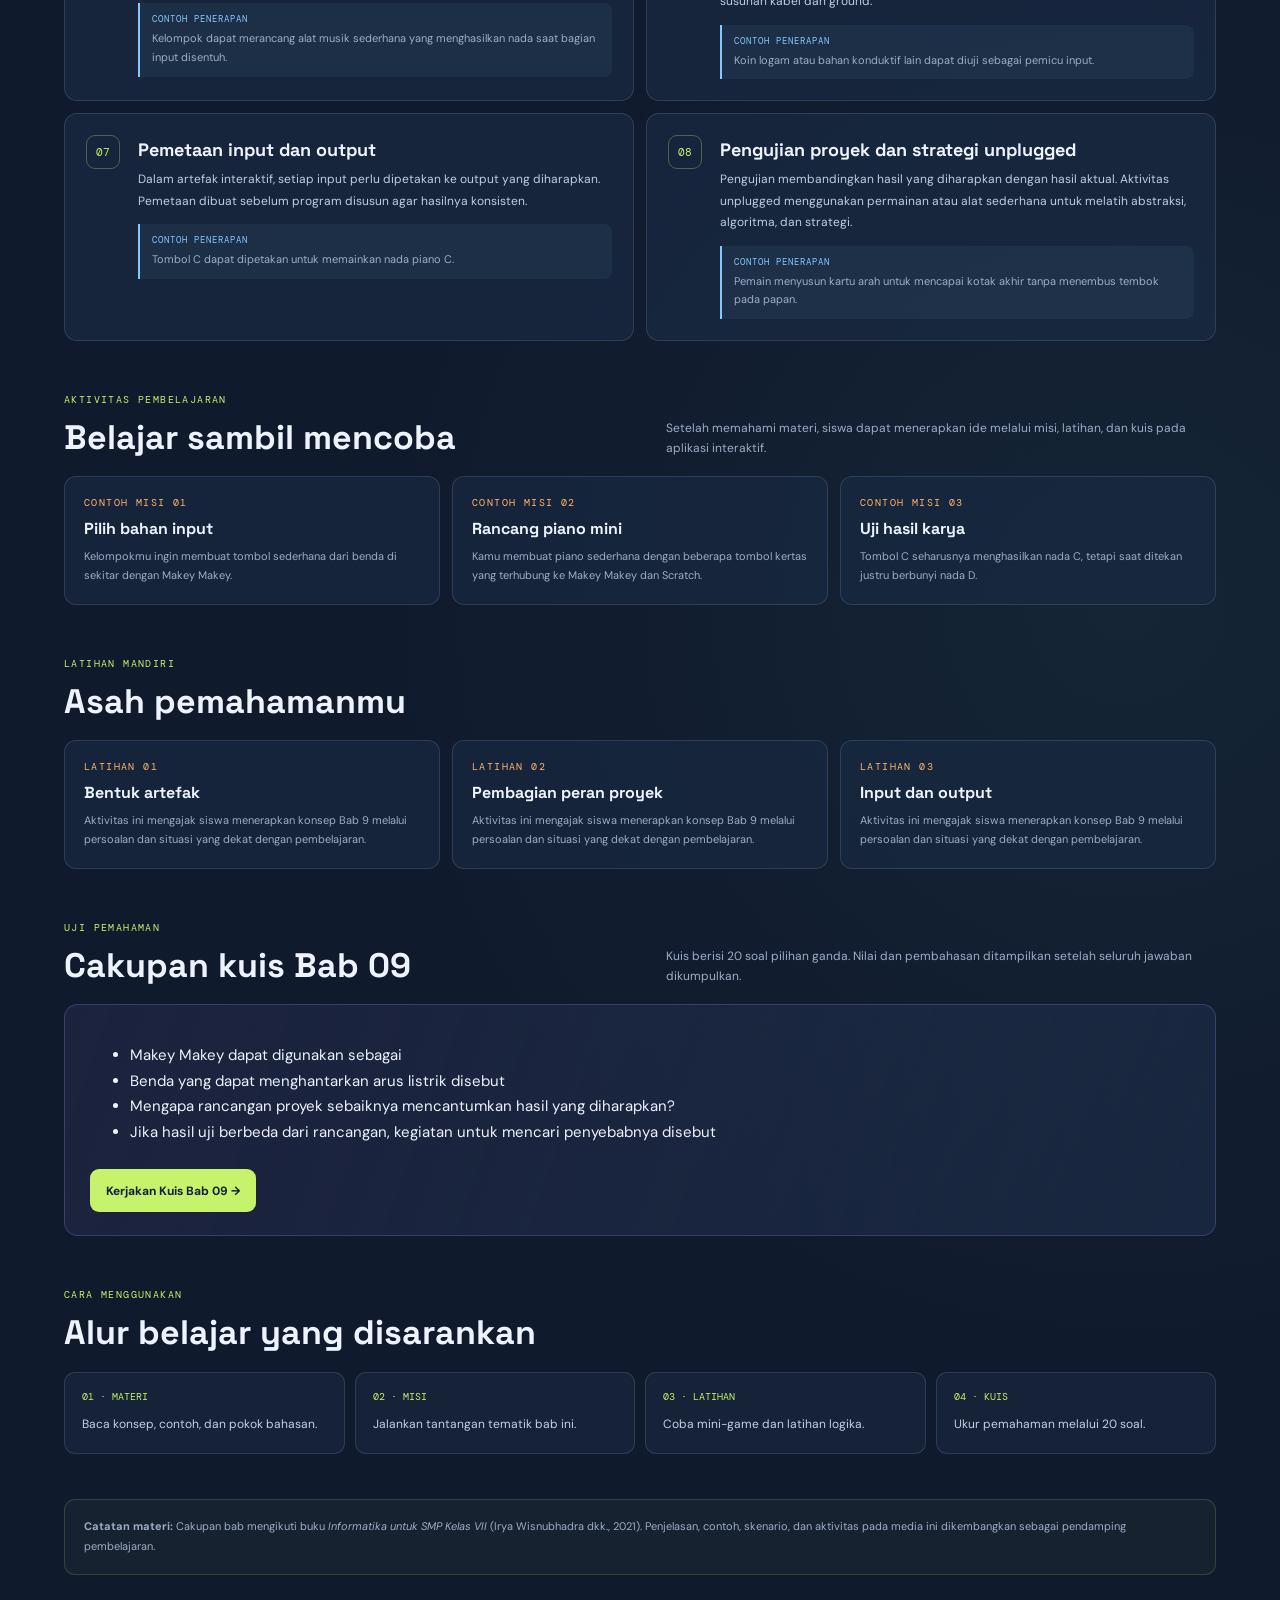
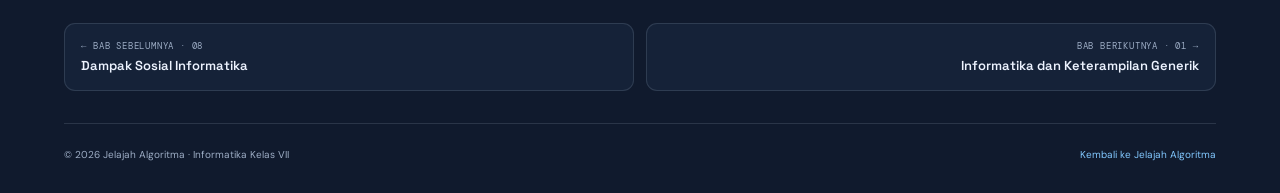
<file: bab-09.html>
<!doctype html>
<html lang="id">
<head>
  <meta charset="utf-8">
  <meta name="viewport" content="width=device-width, initial-scale=1">
  <title>Bab 09 Praktika Lintas Bidang Informatika — Jelajah Algoritma | Informatika Kelas VII</title>
  <meta name="description" content="Praktika Lintas Bidang Informatika. Materi, misi, latihan, dan kuis interaktif Informatika kelas VII di Jelajah Algoritma.">
  <meta name="robots" content="index,follow,max-image-preview:large">
  <meta name="author" content="Jelajah Algoritma">
  <meta name="theme-color" content="#101a2d">
  <link rel="canonical" href="https://jelajah-algoritma.adits.workers.dev/bab-09.html">
  <link rel="icon" type="image/png" sizes="96x96" href="/favicon-96.png">
  <meta property="og:type" content="article">
  <meta property="og:locale" content="id_ID">
  <meta property="og:site_name" content="Jelajah Algoritma">
  <meta property="og:title" content="Bab 09 Praktika Lintas Bidang Informatika — Informatika Kelas VII">
  <meta property="og:description" content="Praktika Lintas Bidang Informatika. Materi, misi, latihan, dan kuis interaktif Informatika kelas VII di Jelajah Algoritma.">
  <meta property="og:url" content="https://jelajah-algoritma.adits.workers.dev/bab-09.html">
  <meta name="twitter:card" content="summary">
  <meta name="twitter:title" content="Bab 09 Praktika Lintas Bidang Informatika — Jelajah Algoritma">
  <meta name="twitter:description" content="Praktika Lintas Bidang Informatika. Materi, misi, latihan, dan kuis interaktif Informatika kelas VII di Jelajah Algoritma.">
  <link rel="stylesheet" href="/css/chapter-pages.css?v=26.0-chapter-focus">
  <script type="application/ld+json">{"@context":"https://schema.org","@graph":[{"@type":"WebPage","@id":"https://jelajah-algoritma.adits.workers.dev/bab-09.html#webpage","url":"https://jelajah-algoritma.adits.workers.dev/bab-09.html","name":"Praktika Lintas Bidang Informatika — Jelajah Algoritma","description":"Praktika Lintas Bidang Informatika. Materi, misi, latihan, dan kuis interaktif Informatika kelas VII di Jelajah Algoritma.","inLanguage":"id-ID","isPartOf":{"@id":"https://jelajah-algoritma.adits.workers.dev/#website"},"breadcrumb":{"@id":"https://jelajah-algoritma.adits.workers.dev/bab-09.html#breadcrumb"}},{"@type":"LearningResource","@id":"https://jelajah-algoritma.adits.workers.dev/bab-09.html#learning-resource","name":"Bab 09 — Praktika Lintas Bidang Informatika","url":"https://jelajah-algoritma.adits.workers.dev/bab-09.html","description":"Mengenal artefak komputasional, merancang proyek, memahami Makey Makey dan input-output, menguji hasil, serta memainkan strategi unplugged.","inLanguage":"id-ID","educationalLevel":"SMP Kelas VII","learningResourceType":["Materi pembelajaran","Permainan edukasi","Latihan","Kuis"],"teaches":["Artefak komputasional","Makey Makey dan input","Membuat proyek dan synthesizer","Pengujian dan strategi unplugged","Merancang artefak komputasional","Makey Makey dan konduktor","Pemetaan input dan output","Pengujian proyek dan strategi unplugged"]},{"@type":"BreadcrumbList","@id":"https://jelajah-algoritma.adits.workers.dev/bab-09.html#breadcrumb","itemListElement":[{"@type":"ListItem","position":1,"name":"Beranda","item":"https://jelajah-algoritma.adits.workers.dev/"},{"@type":"ListItem","position":2,"name":"Bab 09 — Praktika Lintas Bidang Informatika","item":"https://jelajah-algoritma.adits.workers.dev/bab-09.html"}]}]}</script>
</head>
<body>
  <header class="site-header wrap">
    <a class="brand" href="/" aria-label="Jelajah Algoritma, beranda"><span class="brand-mark">J<span>↗</span></span><span class="brand-copy"><strong>JELAJAH ALGORITMA</strong><small>MEDIA INFORMATIKA KELAS VII</small></span></a>
    <a class="header-link" href="/">← KEMBALI KE BERANDA</a>
  </header>
  <main class="wrap">
    <nav class="breadcrumb" aria-label="Breadcrumb"><a href="/">Beranda</a><span>›</span><span>Daftar Bab</span><span>›</span><strong>Bab 09</strong></nav>
    <section class="hero">
      <div><div class="eyebrow">JELAJAH ALGORITMA · INFORMATIKA KELAS VII · BAB 09</div><h1>Praktika Lintas Bidang Informatika</h1><p>Mengenal artefak komputasional, merancang proyek, memahami Makey Makey dan input-output, menguji hasil, serta memainkan strategi unplugged.</p><div class="actions"><a class="btn btn-primary" href="/?bagian=materi&amp;bab=9">Mulai Materi <span>↗</span></a><a class="btn btn-secondary" href="/?bagian=misi&amp;bab=9">Masuk ke Misi</a><a class="btn btn-secondary" href="/?bagian=latihan&amp;bab=9">Buka Latihan</a></div></div>
      <div class="hero-art" aria-hidden="true"><strong>09</strong><span>CHAPTER</span></div>
    </section>
    <div class="stats" aria-label="Isi pembelajaran bab"><div class="stat"><strong>8</strong><span>POKOK BAHASAN</span></div><div class="stat"><strong>10</strong><span>MISI INTERAKTIF</span></div><div class="stat"><strong>15</strong><span>AKTIVITAS LATIHAN</span></div><div class="stat"><strong>20</strong><span>SOAL KUIS</span></div></div>
    <section class="section" id="tujuan"><div class="section-heading"><div><span class="eyebrow">ARAH PEMBELAJARAN</span><h2>Apa yang akan dipelajari?</h2></div></div><div class="goal"><span class="mini">TUJUAN BAB 09</span><p>Mengenal artefak komputasional, merancang proyek, memahami Makey Makey dan input-output, menguji hasil, serta memainkan strategi unplugged.</p></div></section>
    <section class="section" id="pokok-bahasan"><div class="section-heading"><div><span class="eyebrow">MATERI UTAMA</span><h2>Pokok bahasan Bab 09</h2></div><p>Ringkasan konsep dan contoh penerapan untuk membantu menghubungkan materi dengan aktivitas sehari-hari.</p></div><div class="topic-grid"><article class="topic-card"><span class="topic-number">01</span><div><h3>Artefak komputasional</h3><p>Artefak komputasional adalah hasil karya yang dikembangkan dengan menerapkan berpikir komputasional dan peralatan komputasi. Bentuknya dapat berupa program, gambar, audio, video, presentasi, atau halaman web.</p><div class="example"><b>CONTOH PENERAPAN</b>Permainan sederhana dan presentasi interaktif termasuk contoh artefak komputasional.</div></div></article><article class="topic-card"><span class="topic-number">02</span><div><h3>Makey Makey dan input</h3><p>Makey Makey adalah papan yang dapat dihubungkan ke komputer dan digunakan seperti papan ketik. Benda yang dapat menghantarkan listrik dapat dijadikan bagian dari rangkaian input.</p><div class="example"><b>CONTOH PENERAPAN</b>Ketika benda konduktor disentuh pada rangkaian yang tepat, komputer dapat menerima masukan seperti tombol keyboard.</div></div></article><article class="topic-card"><span class="topic-number">03</span><div><h3>Membuat proyek dan synthesizer</h3><p>Proyek yang melibatkan perangkat dan program membutuhkan rancangan, pembagian peran, pemetaan input-output, serta pengujian. Synthesizer sederhana dapat menghasilkan nada ketika tombol tertentu ditekan.</p><div class="example"><b>CONTOH PENERAPAN</b>Tombol yang berbeda dipetakan ke nada C, D, E, F, atau G.</div></div></article><article class="topic-card"><span class="topic-number">04</span><div><h3>Pengujian dan strategi unplugged</h3><p>Pengujian membandingkan hasil yang diharapkan dengan hasil yang diperoleh. Aktivitas unplugged melatih algoritma dan strategi tanpa harus menggunakan komputer.</p><div class="example"><b>CONTOH PENERAPAN</b>Papan permainan dengan kartu arah melatih pemain menyusun langkah untuk mencapai kotak tujuan tanpa menabrak dinding.</div></div></article><article class="topic-card"><span class="topic-number">05</span><div><h3>Merancang artefak komputasional</h3><p>Pembuatan artefak dimulai dengan memahami kebutuhan, merancang solusi, menentukan alat dan peran, membuat karya, lalu mengujinya.</p><div class="example"><b>CONTOH PENERAPAN</b>Kelompok dapat merancang alat musik sederhana yang menghasilkan nada saat bagian input disentuh.</div></div></article><article class="topic-card"><span class="topic-number">06</span><div><h3>Makey Makey dan konduktor</h3><p>Makey Makey terhubung ke komputer dan dapat berfungsi seperti tombol keyboard. Benda konduktor dapat menjadi bagian dari rangkaian input sesuai susunan kabel dan ground.</p><div class="example"><b>CONTOH PENERAPAN</b>Koin logam atau bahan konduktif lain dapat diuji sebagai pemicu input.</div></div></article><article class="topic-card"><span class="topic-number">07</span><div><h3>Pemetaan input dan output</h3><p>Dalam artefak interaktif, setiap input perlu dipetakan ke output yang diharapkan. Pemetaan dibuat sebelum program disusun agar hasilnya konsisten.</p><div class="example"><b>CONTOH PENERAPAN</b>Tombol C dapat dipetakan untuk memainkan nada piano C.</div></div></article><article class="topic-card"><span class="topic-number">08</span><div><h3>Pengujian proyek dan strategi unplugged</h3><p>Pengujian membandingkan hasil yang diharapkan dengan hasil aktual. Aktivitas unplugged menggunakan permainan atau alat sederhana untuk melatih abstraksi, algoritma, dan strategi.</p><div class="example"><b>CONTOH PENERAPAN</b>Pemain menyusun kartu arah untuk mencapai kotak akhir tanpa menembus tembok pada papan.</div></div></article></div></section>
    <section class="section" id="kegiatan"><div class="section-heading"><div><span class="eyebrow">AKTIVITAS PEMBELAJARAN</span><h2>Belajar sambil mencoba</h2></div><p>Setelah memahami materi, siswa dapat menerapkan ide melalui misi, latihan, dan kuis pada aplikasi interaktif.</p></div><div class="activity-grid"><article class="activity-card"><span class="mini">CONTOH MISI 01</span><h3>Pilih bahan input</h3><p>Kelompokmu ingin membuat tombol sederhana dari benda di sekitar dengan Makey Makey.</p></article><article class="activity-card"><span class="mini">CONTOH MISI 02</span><h3>Rancang piano mini</h3><p>Kamu membuat piano sederhana dengan beberapa tombol kertas yang terhubung ke Makey Makey dan Scratch.</p></article><article class="activity-card"><span class="mini">CONTOH MISI 03</span><h3>Uji hasil karya</h3><p>Tombol C seharusnya menghasilkan nada C, tetapi saat ditekan justru berbunyi nada D.</p></article></div></section>
    <section class="section"><div class="section-heading"><div><span class="eyebrow">LATIHAN MANDIRI</span><h2>Asah pemahamanmu</h2></div></div><div class="activity-grid"><article class="activity-card"><span class="mini">LATIHAN 01</span><h3>Bentuk artefak</h3><p>Aktivitas ini mengajak siswa menerapkan konsep Bab 9 melalui persoalan dan situasi yang dekat dengan pembelajaran.</p></article><article class="activity-card"><span class="mini">LATIHAN 02</span><h3>Pembagian peran proyek</h3><p>Aktivitas ini mengajak siswa menerapkan konsep Bab 9 melalui persoalan dan situasi yang dekat dengan pembelajaran.</p></article><article class="activity-card"><span class="mini">LATIHAN 03</span><h3>Input dan output</h3><p>Aktivitas ini mengajak siswa menerapkan konsep Bab 9 melalui persoalan dan situasi yang dekat dengan pembelajaran.</p></article></div></section>
    <section class="section"><div class="section-heading"><div><span class="eyebrow">UJI PEMAHAMAN</span><h2>Cakupan kuis Bab 09</h2></div><p>Kuis berisi 20 soal pilihan ganda. Nilai dan pembahasan ditampilkan setelah seluruh jawaban dikumpulkan.</p></div><div class="goal"><ul><li>Makey Makey dapat digunakan sebagai</li><li>Benda yang dapat menghantarkan arus listrik disebut</li><li>Mengapa rancangan proyek sebaiknya mencantumkan hasil yang diharapkan?</li><li>Jika hasil uji berbeda dari rancangan, kegiatan untuk mencari penyebabnya disebut</li></ul><div class="actions"><a class="btn btn-primary" href="/?bagian=kuis&amp;bab=9">Kerjakan Kuis Bab 09 →</a></div></div></section>
    <section class="section"><div class="section-heading"><div><span class="eyebrow">CARA MENGGUNAKAN</span><h2>Alur belajar yang disarankan</h2></div></div><div class="learning-steps"><div class="learning-step"><b>01 · MATERI</b><span>Baca konsep, contoh, dan pokok bahasan.</span></div><div class="learning-step"><b>02 · MISI</b><span>Jalankan tantangan tematik bab ini.</span></div><div class="learning-step"><b>03 · LATIHAN</b><span>Coba mini-game dan latihan logika.</span></div><div class="learning-step"><b>04 · KUIS</b><span>Ukur pemahaman melalui 20 soal.</span></div></div></section>
    <div class="note"><strong>Catatan materi:</strong> Cakupan bab mengikuti buku <em>Informatika untuk SMP Kelas VII</em> (Irya Wisnubhadra dkk., 2021). Penjelasan, contoh, skenario, dan aktivitas pada media ini dikembangkan sebagai pendamping pembelajaran.</div>
    <nav class="chapter-nav" aria-label="Navigasi bab"><a href="/bab-08.html"><small>← BAB SEBELUMNYA · 08</small><strong>Dampak Sosial Informatika</strong></a><a href="/bab-01.html"><small>BAB BERIKUTNYA · 01 →</small><strong>Informatika dan Keterampilan Generik</strong></a></nav>
  </main>
  <footer class="footer wrap"><span>© 2026 Jelajah Algoritma · Informatika Kelas VII</span><a href="/">Kembali ke Jelajah Algoritma</a></footer>
</body>
</html>
</file>
<file: css/style.css>
@import url('https://fonts.googleapis.com/css2?family=DM+Mono:wght@400;500&family=DM+Sans:wght@400;500;600;700&family=Space+Grotesk:wght@400;500;600;700&display=swap');
:root{--bg:#101a2d;--bg2:#15233a;--panel:#1a2a43;--panel2:#20324d;--line:rgba(214,229,255,.12);--text:#edf3ff;--muted:#9dadc5;--lime:#c6f36b;--violet:#a99cff;--orange:#ffb66b;--blue:#82c8ff;--green:#78d5a7;--danger:#ff8d8d;--font:'DM Sans',sans-serif;--display:'Space Grotesk',sans-serif;--mono:'DM Mono',monospace}
*{box-sizing:border-box}html{scroll-behavior:auto}body{margin:0;background:var(--bg);color:var(--text);font-family:var(--font);font-size:15px;line-height:1.65;background-image:radial-gradient(circle at 12% 15%,rgba(111,105,205,.12),transparent 28%),radial-gradient(circle at 88% 55%,rgba(72,161,147,.08),transparent 30%)}button,input{font:inherit}button{cursor:pointer}.site-shell{max-width:1440px;margin:auto;padding:0 5.2%}.topbar{height:88px;display:flex;align-items:center;justify-content:space-between;border-bottom:1px solid var(--line);gap:28px}.brand,.footer-brand{display:flex;align-items:center;gap:11px;color:var(--text);text-decoration:none;min-width:220px}.brand-mark{width:39px;height:39px;border-radius:12px;background:var(--lime);display:grid;place-items:center;color:#142038;font:700 23px var(--display);position:relative}.brand-mark span{font-size:12px;position:absolute;right:6px;top:2px}.brand-copy{display:flex;flex-direction:column;line-height:1.25}.brand-copy strong{font:700 14px var(--display);letter-spacing:1px}.brand-copy small,.footer-brand small{font:10px var(--mono);letter-spacing:1.3px;color:var(--muted);margin-top:4px}.main-nav{display:flex;align-items:center;gap:8px}.nav-link{border:0;background:transparent;color:var(--muted);padding:9px 15px;border-radius:9px;font-size:13px;font-weight:600;transition:.2s}.nav-link:hover,.nav-link.active{color:var(--text);background:rgba(255,255,255,.07)}.nav-link.active{box-shadow:inset 0 -2px var(--lime)}.topbar-tag{font:10px var(--mono);letter-spacing:1px;color:var(--muted);white-space:nowrap}.live-dot{display:inline-block;width:7px;height:7px;background:var(--lime);border-radius:50%;margin-right:8px;box-shadow:0 0 12px var(--lime)}.menu-toggle{display:none;background:none;border:1px solid var(--line);color:var(--text);border-radius:9px;padding:7px 11px}.page{display:none;padding:62px 0 76px;min-height:70vh}.page.active{display:block}@keyframes fadeIn{from{opacity:0;transform:translateY(8px)}to{opacity:1;transform:none}}.eyebrow,.mini-label{font:10px var(--mono);letter-spacing:1.7px;color:var(--lime);display:flex;align-items:center;gap:10px}.eyebrow-line{width:25px;height:1px;background:var(--lime)}h1,h2,h3,p{margin-top:0}h1,h2,h3{font-family:var(--display);line-height:1.15}h1{font-size:clamp(38px,5.5vw,68px);letter-spacing:-2.6px;margin:19px 0 18px}h1 em{font-style:normal;color:var(--lime)}h2{font-size:clamp(22px,2.7vw,31px);letter-spacing:-.8px;margin-bottom:13px}h3{font-size:18px;margin-bottom:9px}.hero-grid{display:grid;grid-template-columns:1.02fr .98fr;align-items:center;gap:5%;padding:50px 0 67px;min-height:520px}.hero-copy{max-width:620px}.hero-lead{font-size:16px;color:#bac8dc;max-width:545px;line-height:1.8}.hero-actions{display:flex;align-items:center;gap:13px;margin:28px 0 30px;flex-wrap:wrap}.btn{border:1px solid transparent;border-radius:9px;padding:12px 18px;font-weight:700;font-size:13px;display:inline-flex;align-items:center;justify-content:center;gap:13px;transition:transform .2s,background .2s,border-color .2s}.btn:hover{transform:translateY(-2px)}.btn-primary{background:var(--lime);color:#152139}.btn-primary:hover{background:#d5ff8d}.btn-ghost{background:rgba(255,255,255,.035);border-color:var(--line);color:var(--text)}.btn-ghost:hover{border-color:rgba(198,243,107,.5)}.btn-small{padding:9px 12px;font-size:12px}.hero-note{color:var(--muted);font-size:12px;display:flex;gap:9px;align-items:center}.note-icon{color:var(--orange);font-size:18px}.hero-art{min-height:390px;position:relative;display:grid;place-items:center;isolation:isolate}.art-orbit{position:absolute;border:1px solid rgba(174,190,255,.2);border-radius:50%;transform:rotate(-25deg)}.orbit-one{width:330px;height:245px}.orbit-two{width:430px;height:320px;transform:rotate(35deg)}.art-center{width:160px;height:160px;border-radius:50%;background:linear-gradient(145deg,#263b5b,#17263e);border:1px solid rgba(198,243,107,.5);display:flex;flex-direction:column;align-items:center;justify-content:center;box-shadow:0 0 65px rgba(198,243,107,.1),inset 0 0 35px rgba(198,243,107,.06);z-index:2}.art-center span{font:12px var(--mono);color:var(--lime)}.art-center strong{font:700 25px var(--display);letter-spacing:2px}.art-center small{font:9px var(--mono);letter-spacing:2px;color:var(--muted)}.art-node{position:absolute;width:72px;height:72px;background:#22344f;border:1px solid rgba(255,255,255,.18);border-radius:19px;display:grid;place-items:center;font-size:25px;box-shadow:0 15px 30px rgba(0,0,0,.22);z-index:3}.art-node small{position:absolute;bottom:-20px;font:9px var(--mono);letter-spacing:1px;color:var(--muted)}.node-a{top:15%;left:22%;color:var(--violet)}.node-b{top:13%;right:17%;color:var(--orange)}.node-c{bottom:14%;right:17%;color:var(--lime)}.node-d{bottom:13%;left:21%;color:var(--blue)}.art-star{position:absolute;color:var(--lime)}.star-a{top:6%;right:37%;font-size:23px}.star-b{bottom:7%;left:42%;color:var(--orange)}.section-intro{display:flex;align-items:end;justify-content:space-between;gap:25px;margin-bottom:24px}.section-intro h2{margin:8px 0 0}.section-intro p{margin:0;color:var(--muted);font-size:13px}.journey-grid{display:grid;grid-template-columns:repeat(3,1fr);gap:15px}.journey-card{border:1px solid var(--line);background:rgba(26,42,67,.8);border-radius:14px;padding:25px;position:relative;overflow:hidden}.journey-card.featured{background:linear-gradient(135deg,rgba(76,95,77,.35),rgba(26,42,67,.92));border-color:rgba(198,243,107,.27)}.journey-number{position:absolute;right:20px;top:15px;font:11px var(--mono);color:#7185a1}.journey-icon{width:43px;height:43px;border-radius:12px;display:grid;place-items:center;font-size:20px;margin-bottom:21px}.icon-violet{background:rgba(169,156,255,.14);color:var(--violet)}.icon-lime{background:rgba(198,243,107,.13);color:var(--lime)}.icon-orange{background:rgba(255,182,107,.13);color:var(--orange)}.journey-card h3{font-size:19px}.journey-card p{font-size:13px;color:var(--muted);min-height:44px}.text-link{border:0;background:none;color:var(--lime);padding:0;font-size:12px;font-weight:700}.text-link span{margin-left:8px}.progress-panel{margin-top:22px;padding:23px 26px;border:1px solid var(--line);border-radius:14px;background:rgba(18,31,51,.8);display:flex;align-items:center;justify-content:space-between;gap:30px}.progress-panel h3{margin:6px 0}.progress-panel p{color:var(--muted);margin:0;font-size:12px}.progress-stats{display:flex;align-items:center;gap:35px;min-width:50%}.progress-stats>div:not(.progress-track-wrap){display:flex;flex-direction:column}.progress-stats strong{font:600 22px var(--display);color:var(--lime)}.progress-stats span,.progress-track-wrap small{color:var(--muted);font-size:10px}.progress-track-wrap{flex:1;min-width:120px}.progress-track{height:6px;background:#2b3d59;border-radius:10px;overflow:hidden}.progress-track span{display:block;width:0;height:100%;background:var(--lime);border-radius:10px;transition:width .3s}.progress-track-wrap small{display:block;margin-top:8px}.page-heading{display:flex;align-items:center;justify-content:space-between;gap:25px;margin-bottom:36px}.page-heading>div:first-child{max-width:740px}.page-heading h1{font-size:clamp(35px,4.8vw,57px);margin:15px 0 12px}.page-heading p{color:var(--muted);font-size:15px;max-width:680px;margin-bottom:0}.heading-stamp{width:108px;height:108px;border:1px solid rgba(198,243,107,.4);border-radius:50%;display:flex;flex-direction:column;align-items:center;justify-content:center;text-align:center;font:9px var(--mono);letter-spacing:1.5px;color:var(--muted);flex-shrink:0;transform:rotate(9deg)}.heading-stamp b{font:600 29px var(--display);color:var(--lime);letter-spacing:0}.concept-banner{background:linear-gradient(105deg,rgba(116,100,191,.2),rgba(31,47,72,.8));border:1px solid rgba(169,156,255,.2);border-radius:15px;padding:25px 29px;display:flex;align-items:center;gap:23px;margin-bottom:18px}.concept-mark{width:53px;height:53px;border-radius:16px;background:rgba(169,156,255,.15);color:var(--violet);display:grid;place-items:center;font:600 28px var(--display);flex-shrink:0}.concept-banner h2{font-size:20px;margin:7px 0}.concept-banner p{color:var(--muted);font-size:13px;margin:0}.concept-banner .mini-label{color:var(--violet)}.lesson-grid{display:grid;grid-template-columns:1fr 1fr;gap:15px}.lesson-card{border:1px solid var(--line);background:rgba(26,42,67,.75);border-radius:14px;padding:25px}.lesson-wide{grid-column:span 2}.lesson-top{display:flex;align-items:center;justify-content:space-between;margin-bottom:19px}.lesson-index{font:500 13px var(--mono);color:var(--lime);width:28px;height:28px;border:1px solid rgba(198,243,107,.35);border-radius:8px;display:grid;place-items:center}.pill{font:9px var(--mono);letter-spacing:1px;border-radius:20px;padding:5px 9px;display:inline-flex;align-items:center}.pill-violet{color:var(--violet);background:rgba(169,156,255,.12)}.pill-lime{color:var(--lime);background:rgba(198,243,107,.11)}.pill-orange{color:var(--orange);background:rgba(255,182,107,.12)}.pill-blue{color:var(--blue);background:rgba(130,200,255,.12)}.lesson-card h2{font-size:23px}.lesson-card p{font-size:13px;color:#b6c5d9;line-height:1.8;margin-bottom:0}.callout-line{margin-top:21px;padding:13px 16px;border-left:2px solid var(--lime);background:rgba(198,243,107,.06);display:flex;align-items:center;gap:20px}.callout-line span{font:9px var(--mono);letter-spacing:1px;color:var(--lime);white-space:nowrap}.callout-line strong{font-size:12px;font-weight:600}.mini-flow{display:flex;flex-direction:column;align-items:center;gap:4px;margin-top:20px}.mini-flow span,.mini-flow b{padding:5px 10px;background:rgba(255,255,255,.05);border:1px solid var(--line);border-radius:6px;font-size:10px;width:100%;text-align:center}.mini-flow i{color:var(--lime);font-style:normal;font-size:11px;line-height:1}.mini-flow b{color:var(--lime);border-color:rgba(198,243,107,.3)}.pattern-row{display:flex;align-items:center;gap:7px;margin:22px 0 9px;flex-wrap:wrap}.bead{width:19px;height:19px;border-radius:50%;display:inline-block;border:2px solid rgba(255,255,255,.35);box-shadow:inset -3px -3px 4px rgba(0,0,0,.2)}.red{background:#f07878}.green{background:#74d69c}.yellow{background:#f3d36c}.blue{background:#77bfff}.muted{color:var(--muted);font-size:11px}.split-card{display:grid;grid-template-columns:1fr 1fr;gap:25px;align-items:center}.compare-box{display:grid;grid-template-columns:1fr 1fr;gap:10px}.compare-box>div{padding:17px;background:rgba(255,255,255,.045);border-radius:10px;display:flex;flex-direction:column;gap:5px}.compare-symbol{font-size:22px;color:var(--lime)}.compare-box b{font-size:13px}.compare-box small{font-size:10px;color:var(--muted);line-height:1.5}.example-panel{margin-top:18px;border-radius:14px;border:1px solid var(--line);background:#182942;padding:26px;display:grid;grid-template-columns:.8fr 1.2fr;gap:40px}.example-copy h2{font-size:23px;margin:10px 0}.example-copy p{font-size:12px;color:var(--muted)}.step-list{list-style:none;margin:0;padding:0;display:grid;grid-template-columns:1fr 1fr;gap:10px}.step-list li{display:flex;gap:10px;align-items:center;font-size:12px;color:#d6e1f0}.step-list li span{font:10px var(--mono);color:var(--lime);border:1px solid rgba(198,243,107,.3);border-radius:6px;padding:4px 5px}.lesson-footer{margin-top:22px;display:flex;align-items:center;justify-content:space-between;gap:15px}.lesson-footer p{font-size:12px;color:var(--muted);margin:0}.mission-tabs{display:flex;gap:8px;padding:7px;background:rgba(10,20,36,.6);border:1px solid var(--line);border-radius:12px;margin-bottom:18px;overflow:auto}.mission-tab{border:0;background:transparent;color:var(--muted);padding:11px 15px;border-radius:8px;font-size:12px;font-weight:700;white-space:nowrap}.mission-tab span{font:10px var(--mono);color:var(--lime);margin-right:9px}.mission-tab.active{color:var(--text);background:#263953}.mission-panel{display:none;border:1px solid var(--line);background:rgba(26,42,67,.72);border-radius:15px;padding:27px}.mission-panel.active{display:block;animation:fadeIn .25s ease}.mission-heading{display:flex;justify-content:space-between;gap:25px;margin-bottom:23px}.mission-heading h2{margin:10px 0}.mission-heading p{font-size:13px;color:var(--muted);max-width:740px;margin:0}.mission-score{width:58px;height:58px;border:1px solid rgba(198,243,107,.3);border-radius:13px;display:flex;flex-direction:column;align-items:center;justify-content:center;flex-shrink:0}.mission-score strong{font:600 22px var(--display);color:var(--lime)}.mission-score small{font:8px var(--mono);letter-spacing:1px;color:var(--muted)}.game-layout{display:grid;grid-template-columns:1.12fr .88fr;gap:18px}.maze-wrap,.command-box{border:1px solid var(--line);border-radius:12px;background:rgba(12,24,41,.52);padding:18px}.maze-top{display:flex;gap:16px;flex-wrap:wrap;font:9px var(--mono);color:var(--muted);letter-spacing:.5px;margin-bottom:15px}.maze-top span:first-child{color:var(--green)}.maze-top span:nth-child(2){color:var(--orange)}.maze-grid{display:grid;grid-template-columns:repeat(5,minmax(0,1fr));gap:7px;max-width:430px;margin:0 auto}.maze-cell{aspect-ratio:1;border-radius:8px;background:#293d5a;display:grid;place-items:center;font-size:clamp(15px,2.4vw,23px);border:1px solid rgba(255,255,255,.055)}.maze-cell.wall{background:#101c30;border-color:rgba(255,255,255,.03)}.maze-cell.start{background:rgba(120,213,167,.13);border-color:rgba(120,213,167,.35)}.maze-cell.goal{background:rgba(255,182,107,.13);border-color:rgba(255,182,107,.45)}.maze-cell.robot{outline:2px solid var(--lime);background:rgba(198,243,107,.17);box-shadow:0 0 18px rgba(198,243,107,.17)}.maze-caption{text-align:center;font-size:11px;color:var(--muted);margin:15px 0 0;min-height:20px}.command-box{padding:19px}.command-title{display:flex;align-items:center;justify-content:space-between}.command-title h3{margin:4px 0}.command-count{font:10px var(--mono);color:var(--lime)}.command-box>p{margin:0 0 13px}.direction-pad{display:grid;grid-template-columns:repeat(4,1fr);gap:7px}.direction-pad button{border:1px solid var(--line);border-radius:9px;background:#233651;color:var(--text);font:22px var(--display);padding:7px 3px 5px}.direction-pad button:hover{border-color:rgba(198,243,107,.35);background:#293d58}.direction-pad button:focus:not(:focus-visible){outline:none}.direction-pad button:focus-visible{outline:2px solid var(--lime);outline-offset:2px}.direction-pad small{display:block;font:8px var(--mono);color:var(--muted);letter-spacing:.5px}.command-list{display:flex;gap:6px;flex-wrap:wrap;min-height:60px;padding:10px;background:rgba(0,0,0,.13);border:1px dashed var(--line);border-radius:8px;margin:13px 0}.command-chip{width:31px;height:31px;display:grid;place-items:center;background:rgba(198,243,107,.12);color:var(--lime);border:1px solid rgba(198,243,107,.2);border-radius:7px;font-size:16px}.empty-command{font-size:11px;color:#71839d;align-self:center}.command-actions{display:flex;gap:6px;flex-wrap:wrap}.command-actions .btn-primary{margin-left:auto}.hint-box{margin-top:15px;background:rgba(130,200,255,.07);padding:9px;border-radius:7px;color:var(--blue);font-size:10px;display:flex;gap:7px}.hint-box span{color:var(--muted)}.bead-challenge{display:grid;grid-template-columns:.9fr 1.1fr;gap:18px}.bead-inventory,.bead-question{background:rgba(12,24,41,.52);border:1px solid var(--line);border-radius:12px;padding:20px}.inventory-row{display:grid;grid-template-columns:1fr 1fr;gap:16px;margin:18px 0}.inventory-row>div{display:grid;grid-template-columns:24px 1fr auto;align-items:center;gap:7px;font-size:12px}.inventory-row strong{font:12px var(--mono);color:var(--lime)}.rule-note{border-top:1px solid var(--line);padding-top:14px;font-size:9px;letter-spacing:.7px;color:var(--muted)}.rule-note b{display:block;color:var(--text);font:10px var(--mono);margin-top:6px}.bead-question h3{font-size:18px}.bead-question>p{font-size:11px;color:var(--muted)}.answer-options{display:grid;grid-template-columns:repeat(4,1fr);gap:8px;margin:17px 0}.answer-options button{border:1px solid var(--line);background:#243751;color:var(--text);border-radius:9px;padding:13px;font:600 18px var(--display)}.answer-options button:hover{border-color:var(--orange)}.answer-options button.selected{border-color:var(--lime);background:rgba(198,243,107,.15)}.feedback{font-size:12px;margin:10px 0;line-height:1.6}.feedback.success{color:var(--green)}.feedback.error{color:var(--danger)}.bead-sequence{display:flex;gap:4px;flex-wrap:wrap;margin-top:13px;padding-top:12px;border-top:1px solid var(--line)}.bead-sequence .bead{width:17px;height:17px}.debug-game{background:rgba(12,24,41,.52);border:1px solid var(--line);border-radius:12px;padding:20px}.debug-progress{display:flex;align-items:center;gap:15px;margin-bottom:22px}.debug-progress span{font:10px var(--mono);color:var(--lime);white-space:nowrap}.debug-progress .progress-track{flex:1}.debug-columns{display:grid;grid-template-columns:1fr 1fr;gap:20px}.debug-options{display:grid;gap:8px;margin-top:12px}.debug-options button,.choice-stack button{border:1px solid var(--line);background:#223650;color:var(--text);border-radius:8px;padding:11px 13px;text-align:left;font-size:12px}.debug-options button:hover,.choice-stack button:hover{border-color:var(--lime)}.debug-options button:disabled{opacity:.35;cursor:default}.debug-answer{margin:12px 0 0;padding:0;list-style:none;display:grid;gap:8px}.debug-answer li{font-size:12px;padding:11px 13px;border-radius:8px;border:1px solid rgba(120,213,167,.25);background:rgba(120,213,167,.08);color:#c6f2d9}.debug-answer li.placeholder-step{border:1px dashed var(--line);color:#7487a3;background:transparent}.mission-completion{display:flex;align-items:center;gap:14px;margin-top:17px;padding:17px 20px;border:1px solid var(--line);border-radius:12px;background:rgba(255,255,255,.025)}.completion-icon{font-size:24px;color:var(--lime)}.mission-completion b{font:600 14px var(--display)}.mission-completion p{font-size:11px;color:var(--muted);margin:3px 0 0}.mission-completion strong{margin-left:auto;font:10px var(--mono);color:var(--lime);white-space:nowrap}.practice-stack{display:grid;gap:15px}.practice-card{display:grid;grid-template-columns:57px 1fr;gap:20px;padding:23px 27px;border:1px solid var(--line);background:rgba(26,42,67,.72);border-radius:14px}.practice-number{font:500 18px var(--mono);color:var(--lime);border-right:1px solid var(--line)}.practice-content h2{font-size:21px;margin:10px 0}.practice-content p{font-size:12px;color:var(--muted)}.number-sequence{font:600 17px var(--mono);color:var(--lime);letter-spacing:2px;display:inline-block;margin-left:6px}.inline-answer{display:flex;gap:8px}.inline-answer input{max-width:170px;border:1px solid var(--line);border-radius:8px;background:#122139;color:var(--text);padding:9px 12px;outline:none}.inline-answer input:focus{border-color:var(--lime)}.choice-stack{display:flex;gap:8px;flex-wrap:wrap}.choice-stack button{font-size:11px}.choice-stack button.selected{border-color:var(--lime);background:rgba(198,243,107,.1)}.route-compare{display:grid;grid-template-columns:1fr 1fr;gap:12px;margin:15px 0}.route-compare>div{background:rgba(255,255,255,.035);border:1px solid var(--line);border-radius:9px;padding:12px}.route-compare span{font:9px var(--mono);color:var(--lime)}.route-line{font:11px var(--mono);padding:12px 0 5px;color:var(--blue)}.route-long{letter-spacing:1px}.route-short{letter-spacing:5px}.route-compare small{font-size:10px;color:var(--muted)}.quiz-shell{max-width:820px;margin:0 auto;border:1px solid var(--line);border-radius:15px;background:rgba(26,42,67,.82);padding:27px}.quiz-topline{display:flex;align-items:center;justify-content:space-between;font:10px var(--mono);letter-spacing:.8px;color:var(--muted)}.quiz-progress{height:5px;border-radius:10px;background:#30425e;margin:18px 0 31px;overflow:hidden}.quiz-progress span{display:block;width:10%;height:100%;background:var(--lime);transition:width .25s}.quiz-question-number{font:10px var(--mono);color:var(--lime);letter-spacing:1px}.quiz-question{font:600 clamp(19px,2.6vw,25px) var(--display);margin:10px 0 20px;line-height:1.35}.quiz-options{display:grid;gap:9px}.quiz-option{display:flex;align-items:center;gap:12px;padding:13px 15px;border:1px solid var(--line);background:rgba(8,19,35,.25);border-radius:9px;color:#dce6f5;font-size:13px;cursor:pointer}.quiz-option:hover{border-color:rgba(198,243,107,.5)}.quiz-option.selected{border-color:var(--lime);background:rgba(198,243,107,.09)}.option-letter{width:25px;height:25px;border:1px solid var(--line);border-radius:7px;display:grid;place-items:center;font:10px var(--mono);color:var(--muted);flex-shrink:0}.quiz-option.selected .option-letter{background:var(--lime);color:#152139;border-color:var(--lime)}.quiz-footer{display:flex;justify-content:space-between;gap:10px;margin-top:25px;padding-top:18px;border-top:1px solid var(--line)}.quiz-footer button:disabled{opacity:.35;cursor:not-allowed;transform:none}.quiz-result{max-width:820px;margin:0 auto;border:1px solid rgba(198,243,107,.3);border-radius:15px;padding:30px;background:rgba(35,58,63,.45)}.result-score{text-align:center}.result-score strong{font:600 60px var(--display);color:var(--lime);display:block;line-height:1.2}.result-score span{font:10px var(--mono);letter-spacing:1.5px;color:var(--muted)}.result-score h2{margin:12px 0 5px}.result-score p{color:var(--muted);font-size:12px}.result-review{margin-top:22px;display:grid;gap:9px}.review-item{padding:12px 14px;border-radius:8px;background:rgba(0,0,0,.14);font-size:12px}.review-item strong{display:block;margin-bottom:4px}.review-item small{color:var(--muted);font-size:11px}.review-item.correct strong{color:var(--green)}.review-item.wrong strong{color:var(--danger)}.quiz-result-actions{display:flex;justify-content:center;gap:10px;margin-top:22px;flex-wrap:wrap}.quiz-reminder{display:flex;gap:12px;align-items:center;max-width:820px;margin:18px auto 0;padding:14px 17px;border-radius:10px;background:rgba(169,156,255,.07);color:var(--violet)}.quiz-reminder p{margin:0;color:var(--muted);font-size:11px}.footer{border-top:1px solid var(--line);min-height:93px;display:flex;align-items:center;justify-content:space-between;gap:20px}.footer-brand{min-width:unset}.small-mark{width:31px;height:31px;border-radius:9px;font-size:18px}.footer-brand div{display:flex;flex-direction:column;line-height:1.2}.footer-brand b{font:600 11px var(--display);letter-spacing:.7px}.footer-brand small{font-size:8px}.footer>p{margin:0;font-size:11px;color:var(--muted)}.footer-year{font:9px var(--mono);letter-spacing:1px;color:var(--muted)}[hidden]{display:none!important}
@media(max-width:980px){.site-shell{padding:0 4%}.topbar{gap:14px}.brand{min-width:185px}.nav-link{padding:9px 10px}.topbar-tag{display:none}.hero-grid{gap:2%}.art-orbit.orbit-two{width:360px;height:285px}.art-orbit.orbit-one{width:280px;height:220px}.art-node{width:62px;height:62px}.game-layout{grid-template-columns:1fr}.maze-grid{max-width:390px}.progress-stats{gap:20px}}
@media(max-width:700px){.site-shell{padding:0 5%}.topbar{height:72px;position:relative}.brand{min-width:0}.brand-mark{width:35px;height:35px}.brand-copy strong{font-size:12px}.brand-copy small{font-size:8px}.menu-toggle{display:block;margin-left:auto}.main-nav{display:none;position:absolute;z-index:20;top:62px;right:0;left:0;padding:10px;background:#1a2a43;border:1px solid var(--line);border-radius:12px;box-shadow:0 15px 35px rgba(0,0,0,.35);flex-wrap:wrap}.main-nav.open{display:flex}.nav-link{flex:1 1 28%}.hero-grid{grid-template-columns:1fr;padding:40px 0 42px;gap:5px;min-height:unset}.hero-copy{max-width:none}.hero-art{min-height:290px;margin:0 -10px}.art-orbit.orbit-one{width:240px;height:180px}.art-orbit.orbit-two{width:310px;height:230px}.art-center{width:125px;height:125px}.art-center strong{font-size:21px}.art-node{width:53px;height:53px;border-radius:15px;font-size:20px}.node-a{left:17%}.node-b{right:15%}.node-c{right:15%}.node-d{left:17%}.star-a{right:36%}.journey-grid{grid-template-columns:1fr}.journey-card{padding:20px}.journey-card p{min-height:0}.section-intro{align-items:start;flex-direction:column;gap:8px}.progress-panel{align-items:start;flex-direction:column;padding:20px}.progress-stats{width:100%;min-width:0;gap:20px;flex-wrap:wrap}.progress-track-wrap{flex-basis:100%}.page{padding:39px 0 53px}.page-heading{align-items:flex-start;margin-bottom:25px}.heading-stamp{width:75px;height:75px;font-size:7px}.heading-stamp b{font-size:22px}.page-heading p{font-size:13px}.concept-banner{padding:18px;align-items:flex-start;gap:14px}.concept-mark{width:41px;height:41px;flex-shrink:0}.concept-banner h2{font-size:17px}.lesson-grid{grid-template-columns:1fr}.lesson-wide{grid-column:auto}.lesson-card{padding:20px}.split-card{grid-template-columns:1fr;gap:17px}.callout-line{align-items:flex-start;flex-direction:column;gap:5px}.example-panel{grid-template-columns:1fr;gap:16px;padding:20px}.step-list{grid-template-columns:1fr}.lesson-footer{align-items:flex-start;flex-direction:column}.mission-panel{padding:17px}.mission-heading{gap:10px}.mission-heading h2{font-size:21px}.mission-heading p{font-size:11px}.mission-score{width:48px;height:48px}.mission-tabs{gap:3px}.mission-tab{padding:10px 9px;font-size:10px}.mission-tab span{margin-right:4px}.game-layout{gap:10px}.maze-wrap,.command-box{padding:13px}.maze-grid{gap:5px}.maze-cell{border-radius:6px}.command-actions{display:grid;grid-template-columns:1fr 1fr}.command-actions .btn-primary{grid-column:span 2;margin:0}.bead-challenge{grid-template-columns:1fr}.inventory-row{gap:12px}.inventory-row>div{font-size:11px}.bead-question h3{font-size:16px}.answer-options button{padding:10px}.debug-columns{grid-template-columns:1fr}.mission-completion{align-items:flex-start;flex-wrap:wrap}.mission-completion strong{margin-left:auto}.practice-card{grid-template-columns:34px 1fr;padding:17px;gap:13px}.practice-number{font-size:14px}.practice-content h2{font-size:18px}.route-compare{grid-template-columns:1fr}.quiz-shell{padding:18px}.quiz-topline{font-size:8px}.quiz-footer .btn{padding:10px 12px}.footer{padding:18px 0;flex-wrap:wrap}.footer>p{order:3;flex-basis:100%}.footer-year{margin-left:auto}}
@media(prefers-reduced-motion:reduce){*,*::before,*::after{scroll-behavior:auto!important;animation-duration:.01ms!important;transition-duration:.01ms!important}}

/* Peningkatan interaksi: animasi langkah robot, tantangan bonus, dan kontrol terkunci saat berjalan. */
.maze-cell{transition:background .18s ease,border-color .18s ease,transform .18s ease}
.maze-cell.robot{position:relative;z-index:1;box-shadow:0 0 0 2px rgba(198,243,107,.42),0 0 22px rgba(198,243,107,.18);transform:scale(1.04)}
.maze-grid.is-running .maze-cell.robot{animation:robotStep .42s ease}
@keyframes robotStep{0%{transform:scale(.82);opacity:.65}65%{transform:scale(1.13)}100%{transform:scale(1.04);opacity:1}}
.command-chip.active{background:var(--lime);border-color:var(--lime);color:#152139;transform:translateY(-2px)}
.command-actions button:disabled,.direction-pad button:disabled,.answer-options button:disabled{opacity:.5;cursor:not-allowed;transform:none}
.bonus-challenge{margin-top:24px;padding:18px;border:1px solid rgba(255,182,107,.28);border-radius:11px;background:rgba(255,182,107,.055)}
.bonus-challenge h3{margin:11px 0 8px}
.bonus-challenge p{font-size:12px;color:var(--muted);line-height:1.7}
.bonus-challenge .answer-options{margin-top:12px}

.btn:disabled{opacity:.48;cursor:not-allowed;transform:none}

/* Dialog perpindahan tahap — tampil di tengah layar hanya setelah satu tahap selesai. */
body.modal-open{overflow:hidden}
.transition-backdrop{position:fixed;inset:0;z-index:100;display:grid;place-items:center;padding:22px;background:rgba(5,11,22,.78);backdrop-filter:blur(9px);animation:modalFadeIn .2s ease}
.transition-backdrop[hidden]{display:none!important}
.transition-modal{position:relative;width:min(100%,520px);padding:34px;border:1px solid rgba(198,243,107,.3);border-radius:20px;background:radial-gradient(circle at 100% 0,rgba(198,243,107,.12),transparent 36%),linear-gradient(145deg,#20334f,#142239 72%);box-shadow:0 28px 90px rgba(0,0,0,.55);text-align:center;animation:modalRise .28s cubic-bezier(.2,.8,.2,1)}
.transition-spark{width:54px;height:54px;margin:0 auto 17px;display:grid;place-items:center;border:1px solid rgba(198,243,107,.35);border-radius:16px;background:rgba(198,243,107,.1);color:var(--lime);font-size:29px;box-shadow:0 0 30px rgba(198,243,107,.1)}
.transition-modal>.pill{display:inline-flex;margin-bottom:13px}
.transition-modal h2{font-size:clamp(24px,4vw,31px);margin:0 0 12px;color:var(--text)}
.transition-modal>p{max-width:420px;margin:0 auto;color:#b8c7dc;font-size:13px;line-height:1.8}
.transition-actions{display:flex;justify-content:center;gap:10px;flex-wrap:wrap;margin-top:27px}
.transition-actions .btn{min-width:135px}
@keyframes modalFadeIn{from{opacity:0}to{opacity:1}}
@keyframes modalRise{from{opacity:0;transform:translateY(14px) scale(.97)}to{opacity:1;transform:translateY(0) scale(1)}}

/* Misi 1: instruksi dan langkah robot terasa lebih hidup. */
.direction-pad button.command-added{animation:directionTap .42s ease;border-color:var(--lime);box-shadow:0 0 0 4px rgba(198,243,107,.12),0 0 22px rgba(198,243,107,.18)}
.direction-pad button.executing{background:var(--lime);color:#152139;border-color:var(--lime);transform:scale(1.06);box-shadow:0 0 24px rgba(198,243,107,.25)}
.direction-pad button.executing small{color:#30401e}
.command-chip.command-new{animation:chipIn .32s cubic-bezier(.2,.8,.2,1)}
.command-chip.active{box-shadow:0 0 0 4px rgba(198,243,107,.12),0 5px 15px rgba(198,243,107,.12)}
.maze-cell.robot{position:relative;z-index:2;filter:drop-shadow(0 0 9px rgba(198,243,107,.45))}
.maze-cell.robot-trail{background:rgba(130,200,255,.12);border-color:rgba(130,200,255,.3);position:relative}
.maze-cell.robot-trail::after{content:"";position:absolute;width:6px;height:6px;border-radius:50%;background:var(--blue);opacity:.65}
.maze-grid.is-running .maze-cell.robot{animation:robotStep .48s cubic-bezier(.2,.8,.2,1)}
@keyframes directionTap{0%{transform:scale(.92)}45%{transform:scale(1.1)}100%{transform:scale(1)}}
@keyframes chipIn{0%{opacity:0;transform:translateY(9px)}75%{transform:translateY(-2px)}100%{opacity:1;transform:translateY(0)}}

/* Misi 2: stok di bagian atas, dua pertanyaan ditata sebagai kartu sejajar. */
.bead-challenge{display:grid;grid-template-columns:1fr;gap:16px}
.bead-inventory{display:grid;grid-template-columns:minmax(0,1fr) minmax(230px,.7fr);align-items:center;gap:22px}
.inventory-row{grid-template-columns:repeat(4,minmax(0,1fr));gap:12px;margin:15px 0 0}
.rule-note{border-top:0;border-left:1px solid var(--line);padding:8px 0 8px 20px;line-height:1.6}
.rule-note small{display:block;margin-top:7px;font-size:10px;letter-spacing:0;color:var(--muted);line-height:1.6}
.bead-question-grid{display:grid;grid-template-columns:1fr;gap:16px;align-items:stretch}
.bead-question-grid.has-bonus{grid-template-columns:repeat(2,minmax(0,1fr))}
.bead-question{height:100%;padding:23px}
.bead-question h3{margin:12px 0 8px}
.bead-question .feedback{line-height:1.8}
.bead-question .answer-options{max-width:430px}
.bonus-challenge{margin:0;background:rgba(255,182,107,.055);border-color:rgba(255,182,107,.28)}
.bonus-challenge.challenge-reveal{animation:modalRise .35s ease both}
.bead-sequence .bead-reveal-dot{animation:beadPop .3s ease both}
@keyframes beadPop{from{opacity:0;transform:scale(.4) rotate(-30deg)}to{opacity:1;transform:scale(1) rotate(0)}}

/* Alasan langkah pada Misi 3. */
.debug-answer li{display:flex;flex-direction:column;gap:5px;line-height:1.6}
.debug-answer li strong{font-size:12px;color:#c6f2d9}
.debug-answer li small{font-size:10px;color:#a8c9bb;line-height:1.55}

/* Status lima latihan. */
.practice-progress-panel{display:flex;align-items:center;justify-content:space-between;gap:22px;margin:-13px 0 20px;padding:15px 19px;border:1px solid var(--line);border-radius:12px;background:rgba(18,31,51,.72)}
.practice-progress-panel>div:first-child{display:grid;gap:3px}
.practice-progress-panel strong{font:11px var(--mono);color:var(--lime);letter-spacing:.5px}
.practice-progress-panel .progress-track{width:min(340px,40vw)}
.practice-progress-panel .progress-track span{transition:width .35s ease}
.practice-content .feedback.success{padding:10px 12px;border-left:2px solid var(--green);border-radius:0 7px 7px 0;background:rgba(120,213,167,.07);color:#b8ebd0}
.practice-content .feedback.error{padding:9px 11px;border-left:2px solid var(--danger);border-radius:0 7px 7px 0;background:rgba(255,141,141,.06)}
.practice-content button:disabled,.practice-content input:disabled{opacity:.55;cursor:default}

@media(max-width:700px){
  .transition-modal{padding:27px 21px;border-radius:16px}
  .transition-actions{display:grid;grid-template-columns:1fr}
  .transition-actions .btn{width:100%}
  .bead-inventory{grid-template-columns:1fr;gap:10px}
  .inventory-row{grid-template-columns:repeat(2,minmax(0,1fr));gap:13px}
  .rule-note{border-left:0;border-top:1px solid var(--line);padding:13px 0 0}
  .bead-question-grid.has-bonus{grid-template-columns:1fr}
  .practice-progress-panel{align-items:flex-start;flex-direction:column;gap:10px}
  .practice-progress-panel .progress-track{width:100%}
}
@media(prefers-reduced-motion:reduce){
  .transition-backdrop,.transition-modal,.direction-pad button.command-added,.command-chip.command-new,.bonus-challenge.challenge-reveal,.bead-sequence .bead-reveal-dot{animation:none!important}
}
@media(max-width:700px){
  .mission-tabs{display:grid;grid-template-columns:repeat(2,minmax(0,1fr));gap:5px;overflow:visible}
  .mission-tab{display:flex;align-items:center;justify-content:center;white-space:normal;text-align:center;padding:10px 6px;font-size:10px;min-height:40px}
  .mission-tab span{margin-right:5px;flex-shrink:0}
}

/* V4 — konsistensi ikon langkah, perluasan materi, misi, dan latihan. */
.command-list{align-items:flex-start;gap:7px;min-height:64px}
.command-chip{width:42px;height:44px;min-width:42px;flex:0 0 42px;display:flex;flex-direction:column;align-items:center;justify-content:center;gap:2px;padding:3px 0;line-height:1;white-space:nowrap;overflow:hidden}
.command-step-number{display:block;font:500 8px/1 var(--mono);letter-spacing:.2px;opacity:.9}
.command-step-arrow{display:block;font:600 18px/1 var(--font)}
.command-chip.active .command-step-number{color:#30401e}
.mission-panel{scroll-margin-top:24px}
.mission-tab.is-complete:not(.active){color:var(--green);background:rgba(120,213,167,.06)}
.mission-tab.is-complete span::after{content:" ✓";font-size:9px}
.mission-auto-next{display:flex;align-items:flex-start;gap:13px;margin:16px 0;padding:16px 19px;border:1px solid rgba(120,213,167,.3);border-radius:12px;background:rgba(120,213,167,.07);animation:fadeIn .25s ease}
.mission-auto-next .next-check{width:29px;height:29px;flex:0 0 29px;border-radius:50%;display:grid;place-items:center;background:rgba(120,213,167,.16);color:var(--green);font-weight:700}
.mission-auto-next>div{display:grid;gap:4px}
.mission-auto-next strong{color:#c5f0d7;font-size:13px}
.mission-auto-next small{color:var(--muted);font-size:11px;line-height:1.65}
.mission-auto-next b{color:var(--lime);font:10px var(--mono);letter-spacing:.4px;margin-top:4px}
.additional-lesson{background:linear-gradient(130deg,rgba(255,182,107,.055),rgba(26,42,67,.78))}
.lesson-note{margin-top:15px!important;padding:12px 14px;border-left:2px solid var(--orange);background:rgba(255,182,107,.06);border-radius:0 8px 8px 0}
.schedule-example{display:grid;grid-template-columns:repeat(3,minmax(0,1fr));gap:9px;margin:18px 0 4px}
.schedule-example>div{padding:13px;border:1px solid var(--line);border-radius:9px;background:rgba(255,255,255,.035);display:grid;gap:3px}
.schedule-example b{font:500 12px var(--mono);color:var(--lime)}
.schedule-example small{font-size:11px;color:var(--muted)}
.sample-list{display:grid;gap:6px;margin:17px 0 12px}
.sample-list span{display:block;padding:8px 11px;border:1px solid var(--line);border-radius:7px;background:rgba(255,255,255,.035);font-size:11px;color:#dbe6f5}
.yes-no-demo{margin:17px 0 10px;padding:15px 14px;display:flex;align-items:center;justify-content:space-between;gap:10px;border:1px solid rgba(169,156,255,.24);border-radius:9px;background:rgba(169,156,255,.07)}
.yes-no-demo span{font-size:12px;color:#dce5f6}
.yes-no-demo b{font:10px var(--mono);color:var(--violet);white-space:nowrap}
.abstraction-card{background:linear-gradient(125deg,rgba(198,243,107,.06),rgba(26,42,67,.78))}
.logic-challenge{display:grid;grid-template-columns:minmax(210px,.75fr) minmax(0,1.25fr);gap:18px;padding:22px;border:1px solid var(--line);border-radius:13px;background:rgba(10,20,36,.38)}
.logic-illustration{min-height:230px;border:1px solid var(--line);border-radius:10px;background:radial-gradient(circle at 50% 30%,rgba(130,200,255,.09),transparent 55%),rgba(255,255,255,.025);display:flex;flex-direction:column;align-items:center;justify-content:center;gap:22px}
.logic-illustration>span{font-size:38px;filter:drop-shadow(0 5px 12px rgba(0,0,0,.3))}
.logic-illustration .bucket-row{display:flex;gap:12px}
.logic-illustration .bucket-row span{padding:8px 10px;border:1px solid rgba(130,200,255,.2);border-radius:8px;background:rgba(130,200,255,.07);font-size:12px}
.logic-question{align-self:center}
.logic-question h3{font-size:20px;margin:12px 0 8px}
.logic-question p{font-size:12px;color:var(--muted);line-height:1.7}
.logic-choice-stack{display:grid;grid-template-columns:1fr 1fr}
.logic-choice-stack button{text-align:left;min-height:46px}
.simple-logic{grid-template-columns:1fr}
.simple-logic .logic-question{max-width:780px}

/* Latihan 3 — ilustrasi visual perbandingan pengelompokan kartu. */
.sorting-visual{display:grid;grid-template-columns:1fr 1fr;gap:12px;margin:17px 0 15px}
.sorting-method{min-width:0;padding:14px;border:1px solid var(--line);border-radius:12px;background:rgba(8,19,35,.3);overflow:hidden}
.sorting-method-a{border-color:rgba(255,182,107,.24)}
.sorting-method-b{border-color:rgba(198,243,107,.28);background:rgba(198,243,107,.035)}
.sorting-method-head{display:flex;flex-direction:column;gap:5px;margin-bottom:13px}
.sorting-tag{font:9px var(--mono);letter-spacing:1px;color:var(--orange)}
.sorting-method-b .sorting-tag{color:var(--lime)}
.sorting-method-head strong{font-size:12px;color:var(--text)}
.member-cards{display:grid;grid-template-columns:repeat(5,minmax(0,1fr));gap:5px;min-height:63px;align-content:center}
.member-cards span,.member-groups span{display:grid;place-items:center;min-width:0;height:27px;border:1px solid rgba(130,200,255,.3);border-radius:5px;background:rgba(130,200,255,.09);color:#c8e6ff;font:600 10px var(--mono)}
.scattered-cards span:nth-child(3n){transform:rotate(8deg) translateY(3px)}
.scattered-cards span:nth-child(2n){transform:rotate(-7deg) translateY(-2px)}
.member-groups{display:grid;grid-template-columns:repeat(4,minmax(0,1fr));gap:5px;min-height:63px;align-items:center}
.member-groups>div{display:grid;gap:3px;padding:4px;border:1px solid rgba(198,243,107,.2);border-radius:6px;background:rgba(198,243,107,.045)}
.member-groups b{font:600 9px var(--mono);color:var(--lime);text-align:center}
.member-groups span{height:18px;font-size:8px;border-color:rgba(198,243,107,.22);background:rgba(198,243,107,.07);color:#e1f4b8}
.sorting-time{display:flex;align-items:center;gap:8px;margin-top:13px;padding-top:10px;border-top:1px solid var(--line)}
.sorting-time span{font-size:17px}
.sorting-time strong{font:600 17px var(--display);color:var(--text)}
.sorting-method-b .sorting-time strong{color:var(--lime)}
.sorting-method>small{display:block;margin-top:2px;font-size:9px;line-height:1.5;color:var(--muted)}
.question-prompt{margin:13px 0 8px;font-size:12px;font-weight:700;color:#dce6f5}
@media(max-width:700px){.sorting-visual{grid-template-columns:1fr}.sorting-method{padding:12px}.member-cards,.member-groups{max-width:100%;min-height:55px}.sorting-method-head{margin-bottom:9px}}

.practice-card .choice-stack{margin-top:10px}
.practice-card .feedback{line-height:1.75}
@media(max-width:700px){
  .schedule-example{grid-template-columns:1fr}
  .yes-no-demo{align-items:flex-start;flex-direction:column}
  .logic-challenge{grid-template-columns:1fr;padding:15px}
  .logic-illustration{min-height:150px;gap:13px}
  .logic-illustration>span{font-size:30px}
  .logic-choice-stack{grid-template-columns:1fr}
  .command-chip{width:40px;height:43px;min-width:40px;flex-basis:40px}
}

/* Arah robot hanya menyala sesaat saat ditekan atau sedang dieksekusi. */
.direction-pad button.command-added{animation:directionTap .46s ease;border-color:var(--lime);box-shadow:0 0 0 4px rgba(198,243,107,.12),0 0 22px rgba(198,243,107,.18)}
.direction-pad button.executing{animation:directionPulse .42s ease;background:var(--lime);color:#152139;border-color:var(--lime);box-shadow:0 0 24px rgba(198,243,107,.25)}
.direction-pad button.executing small{color:#30401e}
@keyframes directionPulse{0%{transform:scale(.96);filter:brightness(.9)}45%{transform:scale(1.08);filter:brightness(1.2)}100%{transform:scale(1);filter:brightness(1)}}
.maze-expedition .game-layout{margin-top:2px}
.maze-expedition .maze-grid{max-width:430px}
@media(max-width:700px){.maze-expedition .maze-grid{max-width:390px}}


/* V8 — umpan balik pilihan yang tegas dan sentuhan mobile yang lebih nyaman. */
.answer-options button,
.choice-stack button,
.debug-options button,
.logic-choice-stack button {
  min-width: 0;
  min-height: 44px;
  white-space: normal;
  overflow-wrap: anywhere;
  transition: border-color .16s ease, background .16s ease, box-shadow .16s ease, transform .16s ease;
}
.answer-options button.selected.is-wrong,
.choice-stack button.selected.is-wrong,
.debug-options button.is-wrong,
.logic-choice-stack button.selected.is-wrong {
  color: #ffe1e1;
  border-color: #ff777e !important;
  background: rgba(255, 91, 103, .18) !important;
  box-shadow: inset 0 0 0 1px rgba(255, 119, 126, .24), 0 0 0 2px rgba(255, 91, 103, .08);
  animation: answerNudge .22s ease;
}
.answer-options button.selected.is-correct,
.choice-stack button.selected.is-correct,
.debug-options button.is-correct,
.logic-choice-stack button.selected.is-correct {
  color: #d8ffea;
  border-color: #78d5a7 !important;
  background: rgba(74, 190, 133, .17) !important;
  box-shadow: inset 0 0 0 1px rgba(120, 213, 167, .2);
}
.answer-options button:focus-visible,
.choice-stack button:focus-visible,
.debug-options button:focus-visible,
.logic-choice-stack button:focus-visible {
  outline: 2px solid var(--blue);
  outline-offset: 2px;
}
.inline-answer input.answer-wrong { border-color: #ff777e; background: rgba(255,91,103,.10); box-shadow: 0 0 0 2px rgba(255,91,103,.08); }
.inline-answer input.answer-correct { border-color: #78d5a7; background: rgba(74,190,133,.10); box-shadow: 0 0 0 2px rgba(120,213,167,.08); }
@keyframes answerNudge { 0%,100%{transform:translateX(0)} 35%{transform:translateX(-2px)} 70%{transform:translateX(2px)} }

/* Dua pancuran ditampilkan berdampingan agar ilustrasi optimasi lebih mudah dibaca. */
.faucet-row { display:flex; align-items:center; justify-content:center; gap:clamp(24px,5vw,54px); }
.faucet-row span { display:block; font-size:42px; filter:drop-shadow(0 5px 12px rgba(0,0,0,.3)); }
.water-flow { display:flex; justify-content:center; gap:32px; height:14px; margin-top:-14px; }
.water-flow i { display:block; width:4px; height:12px; border-radius:5px; background:rgba(130,200,255,.75); animation:waterDrop .9s ease-in-out infinite alternate; }
.water-flow i:nth-child(2){animation-delay:.18s}.water-flow i:nth-child(3){animation-delay:.36s}
@keyframes waterDrop { from{transform:translateY(-2px);opacity:.45} to{transform:translateY(5px);opacity:1} }
.logic-illustration .bucket-row { width:min(100%,330px); display:grid; grid-template-columns:repeat(3,minmax(0,1fr)); gap:8px; }
.logic-illustration .bucket-row span { text-align:center; white-space:nowrap; }

@media(max-width:700px){
  .site-shell { padding-left: max(14px, 4vw); padding-right: max(14px, 4vw); }
  .page { min-width:0; }
  .page-heading { gap:10px; }
  .page-heading>div:first-child { min-width:0; }
  .page-heading h1 { font-size:clamp(30px,8.6vw,40px); letter-spacing:-1.4px; overflow-wrap:anywhere; }
  .heading-stamp { width:62px; height:62px; font-size:6px; letter-spacing:.8px; }
  .heading-stamp b { font-size:19px; }
  .mission-panel { padding:14px; }
  .mission-heading { gap:9px; align-items:flex-start; }
  .mission-heading>div:first-child { min-width:0; }
  .mission-heading h2 { font-size:clamp(18px,5.4vw,22px); overflow-wrap:anywhere; }
  .mission-heading p { line-height:1.65; }
  .mission-score { width:44px; height:44px; border-radius:10px; }
  .mission-score strong { font-size:18px; }
  .maze-wrap,.command-box { min-width:0; padding:12px; }
  .maze-top { gap:9px; font-size:8px; }
  .direction-pad { gap:6px; }
  .direction-pad button { min-height:52px; }
  .command-actions { gap:7px; }
  .command-actions .btn { min-height:44px; padding:9px 8px; }
  .answer-options { grid-template-columns:repeat(2,minmax(0,1fr)); gap:9px; }
  .answer-options button { min-height:54px; padding:10px 8px; font-size:16px; }
  #bucketOptions.answer-options { grid-template-columns:repeat(2,minmax(0,1fr)); }
  .logic-challenge { grid-template-columns:minmax(0,1fr); gap:14px; padding:13px; }
  .logic-illustration { min-height:168px; padding:17px 12px; gap:14px; }
  .faucet-row span { font-size:36px; }
  .water-flow { gap:28px; margin-top:-12px; }
  .logic-illustration .bucket-row { width:100%; gap:6px; }
  .logic-illustration .bucket-row span { padding:8px 3px; font-size:11px; }
  .logic-question { min-width:0; }
  .logic-question h3 { font-size:clamp(17px,5vw,20px); line-height:1.3; }
  .logic-choice-stack { grid-template-columns:minmax(0,1fr); }
  .logic-choice-stack button { min-height:48px; padding:11px 12px; font-size:12px; line-height:1.45; }
  .practice-card { grid-template-columns:29px minmax(0,1fr); gap:11px; padding:15px 13px; }
  .practice-number { font-size:13px; }
  .practice-content { min-width:0; }
  .practice-content h2 { font-size:18px; line-height:1.25; }
  .practice-content p { line-height:1.65; }
  .practice-card .choice-stack { display:grid; grid-template-columns:minmax(0,1fr); gap:8px; }
  .practice-card .choice-stack button { min-height:46px; width:100%; padding:10px 12px; line-height:1.45; }
  .inline-answer { flex-wrap:wrap; }
  .inline-answer input { width:min(100%,170px); min-height:44px; }
  .inline-answer .btn { min-height:44px; }
  .debug-game { padding:13px; }
  .debug-progress { gap:9px; }
  .debug-progress span { white-space:normal; font-size:9px; }
  .debug-options button { min-height:48px; line-height:1.45; }
  .mission-completion { gap:9px; padding:13px; }
  .mission-completion strong { margin-left:0; }
  .quiz-shell { padding:16px 13px; }
  .quiz-question { font-size:clamp(18px,5vw,22px); overflow-wrap:anywhere; }
  .quiz-option { align-items:flex-start; padding:12px; line-height:1.45; }
  .quiz-footer { gap:8px; }
  .quiz-footer .btn { min-height:44px; flex:1; justify-content:center; }
  .transition-modal { width:100%; max-height:calc(100dvh - 28px); overflow-y:auto; }
}
@media(max-width:380px){
  .site-shell { padding-left:12px; padding-right:12px; }
  .brand-copy strong { font-size:11px; letter-spacing:.6px; }
  .mission-tab { font-size:9px; padding:9px 4px; }
  .maze-grid { gap:4px; }
  .maze-cell { border-radius:5px; }
  .mission-heading h2 { font-size:18px; }
  .logic-illustration { min-height:150px; }
}
@media(prefers-reduced-motion:reduce){
  .water-flow i,.answer-options button.selected.is-wrong { animation:none!important; }
}


/* V9 — tombol reset progres terpisah untuk Misi dan Latihan. */
.btn-reset{border:1px solid rgba(255,141,141,.28);color:#ffb5b5;background:rgba(255,141,141,.06);white-space:nowrap}
.btn-reset:hover{border-color:rgba(255,141,141,.65);background:rgba(255,141,141,.12);color:#ffd0d0}
.mission-completion-copy{flex:1;min-width:220px}
.mission-completion #missionDoneCount{margin-left:auto}
.mission-completion .btn-reset{margin-left:4px}
.practice-progress-panel .btn-reset{margin-left:auto}
@media(max-width:700px){
  .mission-completion{align-items:flex-start}
  .mission-completion-copy{flex:1 1 calc(100% - 45px);min-width:0}
  .mission-completion #missionDoneCount{margin-left:0}
  .mission-completion .btn-reset{margin-left:auto}
  .practice-progress-panel{align-items:stretch}
  .practice-progress-panel .btn-reset{margin:4px 0 0;width:100%}
}


/* V10 — antesala visual sebelum perpindahan otomatis dan kunci jawaban benar. */
.mission-top-actions{display:flex;align-items:center;justify-content:space-between;gap:14px;margin:-8px 0 15px;padding:12px 15px;border:1px solid var(--line);border-radius:11px;background:rgba(18,31,51,.58)}
.mission-top-actions>span{font-size:11px;line-height:1.5;color:var(--muted)}
.mission-top-actions .btn-reset{flex:0 0 auto}
.auto-next-copy{display:grid;gap:5px;min-width:0;flex:1}
.auto-next-copy b{display:block;color:var(--lime);font:600 10px/1.5 var(--mono);letter-spacing:.25px;margin-top:4px}
.auto-next-track{height:4px;overflow:hidden;border-radius:20px;background:rgba(255,255,255,.1);margin-top:5px}
.auto-next-track i{display:block;width:100%;height:100%;background:var(--lime);border-radius:inherit;transition:width .85s linear}
.practice-completion-notice{display:flex;align-items:flex-start;gap:13px;margin:-5px 0 20px;padding:16px 19px;border:1px solid rgba(120,213,167,.3);border-radius:12px;background:rgba(120,213,167,.07);animation:fadeIn .25s ease}
.choice-stack button:disabled,.answer-options button:disabled,.debug-options button:disabled,.inline-answer input:disabled,.inline-answer button:disabled{opacity:.78;cursor:not-allowed;filter:saturate(.9)}
.choice-stack button.is-correct:disabled,.answer-options button.is-correct:disabled{opacity:1;border-color:var(--green);background:rgba(120,213,167,.16);color:#d8ffea}
.btn-reset:disabled{opacity:.45;cursor:not-allowed}
@media(max-width:700px){
  .mission-top-actions{align-items:stretch;flex-direction:column;gap:9px;margin-top:-5px}
  .mission-top-actions .btn-reset{width:100%}
  .practice-completion-notice{padding:13px;gap:10px}
}

/* V12 — navigasi pembelajaran per bab dengan konten diperluas. */
.chapter-picker{margin:0 0 26px;padding:18px;border:1px solid var(--line);border-radius:15px;background:linear-gradient(135deg,rgba(27,43,68,.92),rgba(18,31,51,.76));}
.chapter-picker-head{display:flex;align-items:center;justify-content:space-between;gap:16px;margin-bottom:13px}
.chapter-picker-head p{margin:5px 0 0;color:var(--muted);font-size:12px}
.chapter-count{flex-shrink:0;padding:6px 10px;border:1px solid rgba(198,243,107,.28);border-radius:20px;color:var(--lime);font:10px var(--mono);letter-spacing:1px}
.chapter-picker-grid{display:grid;grid-template-columns:repeat(3,minmax(0,1fr));gap:9px}
.chapter-pick{display:flex;min-width:0;min-height:92px;flex-direction:column;align-items:flex-start;justify-content:space-between;gap:7px;padding:12px 13px;border:1px solid var(--line);border-radius:11px;background:rgba(7,17,31,.27);color:var(--text);text-align:left;transition:background .2s,border-color .2s,transform .2s}
.chapter-pick:hover{transform:translateY(-2px);border-color:rgba(198,243,107,.45)}
.chapter-pick.active{border-color:rgba(198,243,107,.7);background:linear-gradient(135deg,rgba(198,243,107,.12),rgba(198,243,107,.035));box-shadow:inset 0 0 0 1px rgba(198,243,107,.1)}
.chapter-pick-no{font:9px var(--mono);letter-spacing:1px;color:var(--lime)}
.chapter-pick strong{font:600 12px/1.35 var(--display);overflow-wrap:anywhere}
.chapter-pick small{color:var(--muted);font:9px var(--mono);letter-spacing:.35px}
.chapter-module{display:grid;gap:17px}
.chapter-module-intro{padding:24px 27px;border:1px solid rgba(169,156,255,.2);border-radius:15px;background:linear-gradient(110deg,rgba(108,95,180,.16),rgba(26,42,67,.8))}
.chapter-module-intro h2{margin:10px 0 8px}
.chapter-module-intro p{max-width:850px;margin:0;color:var(--muted);font-size:13px;line-height:1.8}
.chapter-topic-grid{display:grid;grid-template-columns:repeat(2,minmax(0,1fr));gap:13px}
.chapter-topic-card{display:grid;grid-template-columns:39px minmax(0,1fr);gap:14px;padding:21px;border:1px solid var(--line);border-radius:13px;background:rgba(26,42,67,.72)}
.chapter-topic-index{width:36px;height:36px;display:grid;place-items:center;border:1px solid rgba(198,243,107,.3);border-radius:10px;color:var(--lime);font:12px var(--mono)}
.chapter-topic-copy{min-width:0}
.chapter-topic-copy h3{margin:7px 0 9px;font-size:19px}
.chapter-topic-copy>p{margin:0;color:#bdcbe0;font-size:12px;line-height:1.8}
.chapter-example{display:grid;gap:4px;margin-top:15px;padding:11px 12px;border-left:2px solid var(--blue);border-radius:0 8px 8px 0;background:rgba(130,200,255,.065)}
.chapter-example b{font:9px var(--mono);letter-spacing:1px;color:var(--blue)}
.chapter-example span{font-size:11px;line-height:1.65;color:#c8d6e8}
.chapter-summary{display:flex;align-items:center;justify-content:space-between;gap:18px;padding:19px 22px;border:1px solid rgba(198,243,107,.18);border-radius:13px;background:rgba(198,243,107,.045)}
.chapter-summary h3{margin:7px 0;font-size:18px}
.chapter-summary p{margin:0;color:var(--muted);font-size:12px;line-height:1.7}
.chapter-summary-icon{flex-shrink:0;width:47px;height:47px;display:grid;place-items:center;border-radius:14px;background:rgba(198,243,107,.1);color:var(--lime);font-size:24px}
.chapter-module-actions{display:flex;align-items:center;justify-content:space-between;gap:18px;padding:17px 20px;border:1px solid var(--line);border-radius:12px;background:rgba(255,255,255,.025)}
.chapter-module-actions>span{font-size:12px;color:var(--muted)}
.chapter-module-actions .btn{flex-shrink:0}
.chapter-progress-bar{display:grid;grid-template-columns:1fr auto;gap:10px 18px;align-items:center;padding:15px 17px;border:1px solid var(--line);border-radius:12px;background:rgba(18,31,51,.72)}
.chapter-progress-bar>div:first-child{display:flex;align-items:center;gap:12px;flex-wrap:wrap}
.chapter-progress-bar strong{font:10px var(--mono);letter-spacing:.7px;color:var(--lime)}
.chapter-progress-bar>div:first-child span{font-size:11px;color:var(--muted)}
.chapter-progress-bar>.progress-track{grid-column:1/-1;width:100%}
.chapter-progress-bar>.progress-track span{display:block;height:100%;border-radius:inherit;background:var(--lime);transition:width .3s}
.chapter-progress-bar .btn-reset{grid-column:2;grid-row:1}
.chapter-task-grid{display:grid;grid-template-columns:repeat(2,minmax(0,1fr));gap:14px;align-items:start}
.chapter-task-card,.chapter-quiz-card{min-width:0;padding:21px;border:1px solid var(--line);border-radius:14px;background:rgba(26,42,67,.76)}
.chapter-task-card.is-complete{border-color:rgba(120,213,167,.32)}
.chapter-task-top{display:flex;align-items:center;justify-content:space-between;gap:10px;margin-bottom:13px}
.chapter-task-no{font:9px var(--mono);letter-spacing:1px;color:var(--lime)}
.chapter-task-status{font:8px var(--mono);letter-spacing:.65px;color:var(--muted)}
.chapter-task-card.is-complete .chapter-task-status{color:var(--green)}
.chapter-task-card h3,.chapter-quiz-card h3{font-size:19px;margin:0 0 9px}
.chapter-task-story{min-height:45px;margin:0 0 14px;color:var(--muted);font-size:12px;line-height:1.7}
.chapter-challenge{padding:15px;border:1px solid rgba(130,200,255,.17);border-radius:10px;background:rgba(8,19,35,.22)}
.chapter-challenge h4{font:600 13px/1.6 var(--font);margin:8px 0 12px;color:#edf3ff}
.chapter-choice-list{display:grid;gap:8px}
.chapter-choice-list button{display:flex;width:100%;min-width:0;align-items:center;gap:10px;padding:10px 11px;border:1px solid var(--line);border-radius:9px;background:rgba(255,255,255,.025);color:#dce6f5;text-align:left;font-size:11px;line-height:1.5;transition:border-color .18s,background .18s}
.chapter-choice-list button:hover:not(:disabled){border-color:rgba(198,243,107,.55);background:rgba(198,243,107,.045)}
.chapter-option-letter{display:grid;place-items:center;flex:0 0 25px;width:25px;height:25px;border:1px solid var(--line);border-radius:7px;color:var(--muted);font:10px var(--mono)}
.chapter-choice-list button.is-wrong{border-color:var(--danger);background:rgba(255,141,141,.12);color:#ffe0e0;animation:answerNudge .22s ease}
.chapter-choice-list button.is-wrong .chapter-option-letter{border-color:var(--danger);color:#ffd0d0}
.chapter-choice-list button.is-correct{border-color:var(--green);background:rgba(120,213,167,.14);color:#ddffec}
.chapter-choice-list button.is-correct .chapter-option-letter{border-color:var(--green);background:rgba(120,213,167,.16);color:#ddffec}
.chapter-choice-list button:disabled{cursor:not-allowed;opacity:1}
.chapter-feedback{min-height:0;margin-top:10px;color:var(--muted);font-size:11px;line-height:1.7}
.chapter-feedback:empty{display:none}
.chapter-feedback.success{padding:10px 11px;border-left:2px solid var(--green);border-radius:0 7px 7px 0;background:rgba(120,213,167,.07);color:#c8f4dc}
.chapter-feedback.error{padding:9px 11px;border-left:2px solid var(--danger);border-radius:0 7px 7px 0;background:rgba(255,141,141,.06);color:#ffd0d0}
.chapter-finish{display:none;align-items:center;gap:13px;padding:18px 20px;border:1px solid rgba(120,213,167,.32);border-radius:13px;background:rgba(120,213,167,.07)}
.chapter-finish.visible{display:flex;animation:fadeIn .25s ease}
.chapter-finish-icon{font-size:24px;color:var(--green)}
.chapter-finish>div{flex:1;min-width:0}
.chapter-finish strong{font:600 14px var(--display);color:#dcffeb}
.chapter-finish p{margin:4px 0 0;color:var(--muted);font-size:11px;line-height:1.6}
.chapter-finish .btn{flex-shrink:0}
.chapter-countdown{color:var(--lime);font:10px var(--mono)}
.chapter-quiz-progress{display:flex;justify-content:space-between;gap:10px;padding:12px 16px;border:1px solid var(--line);border-radius:10px;color:var(--muted);font:10px var(--mono)}
.chapter-quiz-list{display:grid;grid-template-columns:repeat(2,minmax(0,1fr));gap:13px;align-items:start}
.chapter-quiz-card{display:flex;flex-direction:column;gap:4px}
.chapter-quiz-card .chapter-task-status{white-space:nowrap}
.chapter-quiz-card .chapter-choice-list{margin-top:7px}
.chapter-quiz-card .chapter-choice-list button.selected:not(.is-correct):not(.is-wrong){border-color:var(--lime);background:rgba(198,243,107,.09)}
.chapter-quiz-card .chapter-feedback{margin-top:auto}
.chapter-quiz-submit{display:flex;align-items:center;justify-content:space-between;gap:15px;padding:16px 19px;border:1px solid var(--line);border-radius:12px;background:rgba(255,255,255,.025)}
.chapter-quiz-submit span{font-size:12px;color:var(--muted)}
.chapter-quiz-result{display:grid;justify-items:center;gap:10px;padding:24px;border:1px solid rgba(198,243,107,.25);border-radius:14px;background:rgba(198,243,107,.05);text-align:center}
.chapter-quiz-result>strong{font:600 54px var(--display);color:var(--lime);line-height:1.1}
.chapter-quiz-result p{margin:0;color:var(--muted);font-size:12px}
.chapter-quiz-warning{margin:0;color:#ffd0a0;font-size:11px}
@media(max-width:850px){.chapter-picker-grid{grid-template-columns:repeat(3,minmax(0,1fr))}.chapter-topic-grid,.chapter-task-grid,.chapter-quiz-list{grid-template-columns:1fr 1fr}}
@media(max-width:700px){
  .chapter-picker{padding:13px;margin-bottom:19px}
  .chapter-picker-head{align-items:flex-start}
  .chapter-picker-head p{font-size:10px;line-height:1.55}
  .chapter-picker-grid{grid-template-columns:repeat(2,minmax(0,1fr));gap:7px}
  .chapter-pick{min-height:83px;padding:10px}
  .chapter-pick strong{font-size:11px}
  .chapter-module{gap:12px}
  .chapter-module-intro{padding:19px 17px}
  .chapter-module-intro h2{font-size:22px}
  .chapter-module-intro p{font-size:11px}
  .chapter-topic-grid,.chapter-task-grid,.chapter-quiz-list{grid-template-columns:minmax(0,1fr)}
  .chapter-topic-card{padding:16px;grid-template-columns:32px minmax(0,1fr);gap:11px}
  .chapter-topic-index{width:31px;height:31px;font-size:10px}
  .chapter-topic-copy h3{font-size:17px}
  .chapter-topic-copy>p{font-size:11px}
  .chapter-summary{padding:15px;align-items:flex-start}
  .chapter-module-actions{align-items:stretch;flex-direction:column;padding:14px}
  .chapter-module-actions .btn{width:100%}
  .chapter-progress-bar{grid-template-columns:minmax(0,1fr);gap:10px;padding:13px}
  .chapter-progress-bar>.progress-track{grid-column:auto}
  .chapter-progress-bar .btn-reset{grid-column:auto;grid-row:auto;width:100%}
  .chapter-task-card,.chapter-quiz-card{padding:16px}
  .chapter-task-card h3,.chapter-quiz-card h3{font-size:17px}
  .chapter-task-story{min-height:0}
  .chapter-challenge{padding:12px}
  .chapter-choice-list button{min-height:45px;padding:10px;font-size:11px}
  .chapter-finish.visible{align-items:flex-start;flex-wrap:wrap;padding:14px}
  .chapter-finish>div{flex:1 1 calc(100% - 42px)}
  .chapter-finish .btn{width:100%}
  .chapter-quiz-progress,.chapter-quiz-submit{align-items:flex-start;flex-direction:column}
  .chapter-quiz-submit .btn{width:100%}
}
.chapter-source-note{margin:-4px 0 0;color:#8295b1;font-size:10px;line-height:1.6}

/* Bab 2: ruang untuk dua misi dan tujuh latihan tambahan. */
.bab2-extras{margin-top:16px;min-width:0}
.bab2-extra-tabs{margin-top:0;margin-bottom:14px}
.bab2-extra-heading{margin:24px 0 14px}
.bab2-extra-practice-stack{margin-top:10px}
.bab2-extra-practice-card{min-width:0}
@media(max-width:620px){.bab2-extras{margin-top:12px}.bab2-extra-heading{align-items:flex-start;flex-direction:column;gap:8px}}

/* V13 — satu pola visual untuk semua bab: cover, progres, ruang aktivitas, dan checkpoint. */
.chapter-picker{
  position:relative;overflow:hidden;padding:20px;margin-bottom:28px;
  border-color:rgba(139,164,198,.2);
  background:linear-gradient(135deg,rgba(31,49,76,.96),rgba(17,30,50,.94));
  box-shadow:0 18px 42px rgba(0,0,0,.12),inset 0 1px rgba(255,255,255,.035)
}
.chapter-picker:before{content:"";position:absolute;width:230px;height:230px;right:-84px;top:-132px;border:1px solid rgba(198,243,107,.11);border-radius:50%;box-shadow:0 0 0 22px rgba(198,243,107,.025),0 0 0 46px rgba(198,243,107,.018);pointer-events:none}
.chapter-picker-head,.chapter-picker-grid{position:relative;z-index:1}
.chapter-picker-head{align-items:center;margin-bottom:16px}
.chapter-picker-head .mini-label{font-size:10px}
.chapter-picker-head p{font-size:12px;max-width:520px}
.chapter-count{background:rgba(198,243,107,.07);font-size:10px}
.chapter-picker-grid{gap:10px}
.chapter-pick{
  position:relative;isolation:isolate;min-height:104px;padding:13px 14px 12px;gap:8px;
  overflow:hidden;border-color:rgba(146,166,197,.16);border-radius:13px;
  background:linear-gradient(145deg,rgba(37,56,83,.76),rgba(17,29,47,.72));
  box-shadow:inset 0 1px rgba(255,255,255,.025);transition:transform .22s,border-color .22s,background .22s,box-shadow .22s
}
.chapter-pick:before{content:"";position:absolute;z-index:-1;width:74px;height:74px;right:-28px;bottom:-34px;border-radius:50%;background:rgba(169,156,255,.06);transition:transform .22s}
.chapter-pick:hover:before{transform:scale(1.65)}
.chapter-pick:hover{transform:translateY(-3px);border-color:rgba(198,243,107,.48);box-shadow:0 12px 22px rgba(0,0,0,.16)}
.chapter-pick.active{border-color:rgba(198,243,107,.78);background:linear-gradient(145deg,rgba(104,126,76,.22),rgba(29,47,63,.94));box-shadow:inset 0 0 0 1px rgba(198,243,107,.13),0 8px 22px rgba(0,0,0,.13)}
.chapter-pick.active:after{content:"DIPILIH";position:absolute;right:10px;top:10px;padding:3px 6px;border:1px solid rgba(198,243,107,.28);border-radius:20px;background:rgba(198,243,107,.08);color:var(--lime);font:8px var(--mono);letter-spacing:.5px}
.chapter-pick-no{display:inline-flex;align-items:center;gap:6px;font-size:9px}
.chapter-pick strong{max-width:92%;font-size:13px;line-height:1.35}
.chapter-pick small{display:inline-flex;align-items:center;gap:5px;padding:3px 7px;border-radius:20px;background:rgba(255,255,255,.045);font-size:9px;letter-spacing:.25px}
.chapter-pick.active small{color:#d8f5a3;background:rgba(198,243,107,.09)}

.chapter-module{gap:20px}
.chapter-cover{
  --chapter-accent:198,243,107;position:relative;display:grid;grid-template-columns:minmax(0,1fr) 174px;align-items:center;gap:24px;
  min-height:210px;padding:27px 31px;overflow:hidden;border:1px solid rgba(var(--chapter-accent),.24);border-radius:19px;
  background:radial-gradient(circle at 82% 48%,rgba(var(--chapter-accent),.13),transparent 25%),linear-gradient(120deg,rgba(30,48,73,.98),rgba(17,29,48,.98));
  box-shadow:0 18px 42px rgba(0,0,0,.15),inset 0 1px rgba(255,255,255,.045)
}
.chapter-cover:after{content:"";position:absolute;inset:0;z-index:0;opacity:.2;pointer-events:none;background-image:linear-gradient(rgba(255,255,255,.045) 1px,transparent 1px),linear-gradient(90deg,rgba(255,255,255,.045) 1px,transparent 1px);background-size:28px 28px;mask-image:linear-gradient(90deg,black,transparent 82%)}
.chapter-cover-copy,.chapter-cover-art{position:relative;z-index:1}
.chapter-cover-copy{max-width:840px;min-width:0}
.chapter-cover-eyebrow{display:flex;align-items:center;gap:9px;color:rgb(var(--chapter-accent));font:10px var(--mono);letter-spacing:1.15px;text-transform:uppercase}
.chapter-cover-eyebrow i{display:grid;place-items:center;width:25px;height:25px;border:1px solid rgba(var(--chapter-accent),.24);border-radius:8px;background:rgba(var(--chapter-accent),.09);font-size:13px;font-style:normal}
.chapter-cover h2{margin:13px 0 9px;font-size:clamp(25px,3vw,35px);line-height:1.12;letter-spacing:-1px}
.chapter-cover p{max-width:760px;margin:0;color:#bac9dd;font-size:12px;line-height:1.8}
.chapter-cover-tags{display:flex;flex-wrap:wrap;gap:7px;margin-top:17px}
.chapter-cover-tags span{padding:5px 8px;border:1px solid rgba(255,255,255,.09);border-radius:20px;background:rgba(255,255,255,.035);color:#c4d0e1;font:8px var(--mono);letter-spacing:.6px}
.chapter-cover-tags span:first-child{border-color:rgba(var(--chapter-accent),.25);color:rgb(var(--chapter-accent));background:rgba(var(--chapter-accent),.07)}
.chapter-cover-art{width:150px;height:150px;justify-self:center;display:flex;flex-direction:column;align-items:center;justify-content:center;border:1px solid rgba(var(--chapter-accent),.34);border-radius:38px;background:linear-gradient(145deg,rgba(var(--chapter-accent),.14),rgba(255,255,255,.025));box-shadow:0 0 42px rgba(var(--chapter-accent),.075),inset 0 0 28px rgba(var(--chapter-accent),.05);transform:rotate(5deg)}
.chapter-cover-art small{color:#9eb0c8;font:9px var(--mono);letter-spacing:2px}
.chapter-cover-art strong{color:rgb(var(--chapter-accent));font:700 54px/.98 var(--display);letter-spacing:-3px}
.chapter-cover-art em{position:absolute;right:14px;top:12px;color:rgb(var(--chapter-accent));font-size:19px;font-style:normal}
.chapter-cover-orbit{position:absolute;width:185px;height:75px;border:1px solid rgba(var(--chapter-accent),.17);border-radius:50%;transform:rotate(-35deg);pointer-events:none}
.chapter-cover-orbit.orbit-b{width:205px;height:96px;transform:rotate(52deg);border-color:rgba(var(--chapter-accent),.1)}
.chapter-cover-materi{--chapter-accent:169,156,255}
.chapter-cover-misi{--chapter-accent:198,243,107}
.chapter-cover-latihan{--chapter-accent:255,182,107}
.chapter-cover-kuis{--chapter-accent:130,200,255}

.chapter-section-heading{display:flex;align-items:end;justify-content:space-between;gap:12px;margin:3px 0 -4px}
.chapter-section-heading h3{margin:5px 0 0;font-size:21px}
.chapter-section-count{flex-shrink:0;padding:6px 9px;border:1px solid var(--line);border-radius:20px;color:#aebed3;background:rgba(255,255,255,.025);font:9px var(--mono);letter-spacing:.7px}
.chapter-topic-grid{grid-template-columns:repeat(2,minmax(0,1fr));gap:14px}
.chapter-topic-card{position:relative;isolation:isolate;overflow:hidden;min-height:190px;grid-template-columns:45px minmax(0,1fr);padding:21px;background:linear-gradient(145deg,rgba(35,54,80,.94),rgba(21,36,58,.92));transition:transform .2s,border-color .2s,box-shadow .2s}
.chapter-topic-card:before{content:"";position:absolute;z-index:-1;top:0;left:0;width:3px;height:100%;background:linear-gradient(var(--violet),transparent);opacity:.72}
.chapter-topic-card:hover{transform:translateY(-3px);border-color:rgba(169,156,255,.35);box-shadow:0 14px 28px rgba(0,0,0,.14)}
.chapter-topic-index{position:relative;width:40px;height:48px;display:flex;flex-direction:column;align-items:center;justify-content:center;gap:1px;border-radius:11px;background:rgba(169,156,255,.085);border-color:rgba(169,156,255,.22)}
.chapter-topic-index span{font:10px var(--mono);color:var(--violet)}
.chapter-topic-index i{font-size:14px;font-style:normal;color:#d9d2ff}
.chapter-topic-copy h3{font-size:18px;line-height:1.25}
.chapter-topic-copy>p{font-size:12px;line-height:1.8}
.chapter-example{margin-top:14px;padding:12px 13px;border:1px solid rgba(130,200,255,.12);border-left:2px solid var(--blue);border-radius:0 9px 9px 0;background:rgba(130,200,255,.055)}
.chapter-example b{font-size:8px;letter-spacing:1px}
.chapter-example span{font-size:11px;line-height:1.7}
.chapter-topic-glow{position:absolute;right:-42px;bottom:-55px;width:110px;height:110px;border:1px solid rgba(169,156,255,.08);border-radius:50%;box-shadow:0 0 0 18px rgba(169,156,255,.025),0 0 0 38px rgba(169,156,255,.018);pointer-events:none}
.chapter-summary{position:relative;overflow:hidden;padding:22px 24px;border-color:rgba(198,243,107,.2);background:linear-gradient(105deg,rgba(88,111,62,.12),rgba(26,43,66,.8))}
.chapter-summary:after{content:"✦";position:absolute;right:78px;top:-21px;font-size:100px;line-height:1;color:rgba(198,243,107,.045);transform:rotate(15deg)}
.chapter-summary h3{font-size:20px}
.chapter-summary p{max-width:820px;font-size:12px;line-height:1.8}
.chapter-module-actions{border-radius:14px;background:rgba(255,255,255,.035)}
.chapter-module-actions>span{line-height:1.7}

.chapter-progress-rich{display:grid;grid-template-columns:1fr;gap:12px;padding:16px 18px;border-radius:14px;background:linear-gradient(100deg,rgba(31,50,77,.86),rgba(18,31,51,.86))}
.chapter-progress-top{display:flex;align-items:center;gap:14px;flex-wrap:wrap}
.chapter-progress-top>div{display:grid;gap:3px;flex:1;min-width:180px}
.chapter-progress-top .mini-label{font-size:8px}
.chapter-progress-rich .chapter-progress-top strong{font-size:11px;letter-spacing:.7px}
.chapter-progress-percent{font:600 17px var(--display);color:var(--lime)}
.chapter-progress-rich .progress-track{grid-column:auto;width:100%;height:7px;background:rgba(255,255,255,.08)}
.chapter-progress-rich .progress-track span{background:linear-gradient(90deg,#9ed65a,#d8ff8d);box-shadow:0 0 14px rgba(198,243,107,.28)}
.chapter-progress-top .btn-reset{margin-left:auto}
.chapter-stepper-wrap{padding:17px 18px;border:1px solid var(--line);border-radius:14px;background:rgba(23,38,61,.72)}
.chapter-stepper-heading{display:flex;align-items:center;justify-content:space-between;gap:10px;margin-bottom:12px}
.chapter-stepper-heading>div{display:grid;gap:3px}
.chapter-stepper-heading strong{font:600 13px var(--display);color:#e5eefb}
.chapter-stepper-heading small{font:9px var(--mono);color:var(--muted)}
.chapter-stepper{display:grid;grid-template-columns:repeat(10,minmax(0,1fr));gap:8px}
.chapter-step{min-width:0;min-height:41px;display:grid;place-items:center;border:1px solid rgba(147,168,200,.2);border-radius:9px;background:rgba(255,255,255,.025);color:#aebed3;transition:transform .18s,border-color .18s,background .18s}
.chapter-step span{font:600 10px var(--mono)}
.chapter-step:hover:not(:disabled){transform:translateY(-2px);border-color:rgba(198,243,107,.55)}
.chapter-step.active{border-color:rgba(198,243,107,.72);background:rgba(198,243,107,.13);color:var(--lime);box-shadow:0 0 0 2px rgba(198,243,107,.07)}
.chapter-step.done{border-color:rgba(120,213,167,.35);background:rgba(120,213,167,.1);color:#8de2b4}
.chapter-step.locked{opacity:.3;cursor:not-allowed}
.chapter-mission-stage{display:grid;gap:12px}
.chapter-active-task{padding:24px;border-color:rgba(198,243,107,.24);background:radial-gradient(circle at 94% 0,rgba(198,243,107,.08),transparent 26%),linear-gradient(145deg,rgba(33,53,78,.97),rgba(19,34,54,.96));box-shadow:0 16px 34px rgba(0,0,0,.13)}
.chapter-active-title{display:flex;align-items:center;gap:13px;margin:2px 0 12px}
.chapter-active-title>div:last-child{min-width:0}
.chapter-active-title .mini-label{font-size:8px;letter-spacing:1px}
.chapter-active-title h3{margin:4px 0 0;font-size:23px}
.chapter-active-symbol{display:grid;place-items:center;flex:0 0 45px;width:45px;height:45px;border:1px solid rgba(198,243,107,.28);border-radius:14px;background:rgba(198,243,107,.09);color:var(--lime);font-size:21px}
.chapter-practice-card .chapter-active-symbol{border-color:rgba(255,182,107,.28);background:rgba(255,182,107,.09);color:var(--orange)}
.chapter-task-story{min-height:0;padding:13px 15px;margin:0 0 15px;border:1px solid rgba(130,200,255,.13);border-radius:10px;background:rgba(130,200,255,.055);color:#c5d4e8;line-height:1.8}
.chapter-challenge{padding:17px;border-radius:13px;background:rgba(7,17,31,.36)}
.chapter-challenge h4{font-size:14px;line-height:1.7;margin:9px 0 14px}
.chapter-choice-list{gap:9px}
.chapter-choice-list button{min-height:49px;padding:11px 13px;border-radius:10px;background:rgba(255,255,255,.035);font-size:12px;line-height:1.55}
.chapter-option-letter{flex:0 0 27px;width:27px;height:27px;border-radius:8px;font-size:10px}
.chapter-feedback{font-size:12px;line-height:1.8}
.chapter-feedback.success{border-radius:9px;padding:12px 14px}
.chapter-feedback.error{border-radius:9px;padding:11px 13px}
.chapter-task-foot{display:flex;align-items:center;justify-content:space-between;gap:10px;margin-top:13px;padding-top:13px;border-top:1px solid rgba(255,255,255,.07);color:var(--muted);font-size:11px;line-height:1.6}
.chapter-foot-spark{color:var(--lime);font-size:16px}
.chapter-advance-message{color:var(--lime);font-weight:700}
.chapter-practice-list{display:grid;grid-template-columns:minmax(0,1fr);gap:13px}
.chapter-practice-card{padding:20px 22px}
.chapter-practice-card .chapter-active-title h3{font-size:20px}
.chapter-practice-card .chapter-challenge{padding:15px}
.chapter-practice-card .chapter-task-story{margin-bottom:13px}
.chapter-finish{padding:20px 22px;border-radius:14px;background:linear-gradient(100deg,rgba(65,132,96,.13),rgba(25,47,61,.82))}
.chapter-finish-icon{display:grid;place-items:center;flex:0 0 43px;width:43px;height:43px;border:1px solid rgba(120,213,167,.25);border-radius:13px;background:rgba(120,213,167,.09)}

.chapter-module-quiz .chapter-cover{--chapter-accent:130,200,255}
.chapter-quiz-status-panel{display:grid;grid-template-columns:1fr auto;gap:8px 14px;align-items:center;padding:16px 18px;border:1px solid rgba(130,200,255,.18);border-radius:14px;background:rgba(24,43,67,.83)}
.chapter-quiz-status-panel>div:first-child{display:grid;gap:4px}
.chapter-quiz-status-panel .mini-label{font-size:8px;color:var(--blue)}
.chapter-quiz-status-panel strong{font:600 11px var(--mono);letter-spacing:.6px}
.chapter-quiz-percent{font:600 18px var(--display);color:var(--blue)}
.chapter-quiz-status-panel .progress-track{grid-column:1/-1;height:7px;background:rgba(255,255,255,.08)}
.chapter-quiz-status-panel .progress-track span{background:linear-gradient(90deg,#64b6ef,#a4ddff);box-shadow:0 0 14px rgba(130,200,255,.25)}
.chapter-quiz-map{display:grid;grid-template-columns:repeat(10,minmax(0,1fr));gap:7px;padding:15px;border:1px solid var(--line);border-radius:13px;background:rgba(23,38,61,.68)}
.chapter-quiz-dot{min-width:0;height:34px;border:1px solid rgba(147,168,200,.2);border-radius:8px;background:rgba(255,255,255,.025);color:#aebed3;font:9px var(--mono);transition:transform .16s,border-color .16s,background .16s}
.chapter-quiz-dot:hover{transform:translateY(-2px);border-color:rgba(130,200,255,.5)}
.chapter-quiz-dot.active{border-color:rgba(130,200,255,.8);background:rgba(130,200,255,.13);color:#b9e3ff;box-shadow:0 0 0 2px rgba(130,200,255,.07)}
.chapter-quiz-dot.answered{border-color:rgba(120,213,167,.3);background:rgba(120,213,167,.09);color:#a4ecc4}
.chapter-quiz-dot.answered.active{border-color:rgba(130,200,255,.8);background:rgba(130,200,255,.13);color:#b9e3ff}
.chapter-quiz-card-active{position:relative;min-height:300px;padding:25px;border-color:rgba(130,200,255,.24);background:radial-gradient(circle at 96% 3%,rgba(130,200,255,.1),transparent 25%),linear-gradient(145deg,rgba(33,53,78,.97),rgba(19,34,54,.96));box-shadow:0 16px 34px rgba(0,0,0,.13)}
.chapter-quiz-card-active h3{max-width:850px;margin:10px 0 22px;font-size:clamp(20px,2.3vw,26px);line-height:1.4}
.chapter-question-decor{display:flex;align-items:center;gap:6px;margin:18px 0 4px}
.chapter-question-decor span{display:grid;place-items:center;width:35px;height:35px;border:1px solid rgba(130,200,255,.3);border-radius:11px;background:rgba(130,200,255,.1);color:var(--blue);font:700 19px var(--display)}
.chapter-question-decor i{width:5px;height:5px;border-radius:50%;background:rgba(130,200,255,.48)}
.chapter-quiz-nav{display:flex;align-items:center;justify-content:space-between;gap:12px;padding:15px 17px;border:1px solid var(--line);border-radius:13px;background:rgba(22,38,60,.78)}
.chapter-quiz-nav>span{font:10px var(--mono);color:var(--muted)}
.chapter-quiz-nav button:disabled{opacity:.35;cursor:not-allowed;transform:none}
.chapter-quiz-hint{margin:-7px 0 0;text-align:center;color:var(--muted);font-size:10px}
.chapter-quiz-result-hero{position:relative;overflow:hidden;padding:30px 24px;border-color:rgba(198,243,107,.3);background:radial-gradient(circle at 50% 0,rgba(198,243,107,.13),transparent 42%),linear-gradient(145deg,rgba(35,57,78,.96),rgba(20,38,57,.96))}
.chapter-result-medal{display:grid;place-items:center;width:58px;height:58px;border:1px solid rgba(198,243,107,.35);border-radius:18px;background:rgba(198,243,107,.11);color:var(--lime);font-size:27px}
.chapter-quiz-result-hero>strong{font-size:64px;color:var(--lime)}
.chapter-quiz-result-hero p{max-width:620px;line-height:1.8}
.chapter-quiz-review{display:grid;grid-template-columns:minmax(0,1fr);gap:12px}
.chapter-quiz-review-card{padding:19px 21px}
.chapter-task-status.review-correct{color:#91e2b6}
.chapter-task-status.review-wrong{color:#ffaaaa}

@media(max-width:850px){
  .chapter-cover{grid-template-columns:minmax(0,1fr) 130px;padding:22px}
  .chapter-cover-art{width:120px;height:120px;border-radius:30px}
  .chapter-cover-art strong{font-size:45px}
  .chapter-stepper{grid-template-columns:repeat(5,minmax(0,1fr))}
}
@media(max-width:700px){
  .chapter-picker{padding:14px;margin-bottom:20px;border-radius:14px}
  .chapter-picker-head{align-items:flex-start;gap:9px}
  .chapter-picker-head p{max-width:250px;font-size:10px}
  .chapter-picker-grid{grid-template-columns:repeat(2,minmax(0,1fr));gap:8px}
  .chapter-pick{min-height:95px;padding:11px 10px}
  .chapter-pick strong{font-size:11px;max-width:100%;padding-right:0}
  .chapter-pick.active:after{top:7px;right:7px;font-size:7px}
  .chapter-pick small{font-size:8px}
  .chapter-cover{grid-template-columns:minmax(0,1fr) 78px;gap:8px;min-height:0;padding:17px 15px;border-radius:15px}
  .chapter-cover-eyebrow{font-size:8px;letter-spacing:.65px;gap:6px}
  .chapter-cover-eyebrow i{width:22px;height:22px;font-size:11px}
  .chapter-cover h2{font-size:21px;letter-spacing:-.5px;margin:10px 0 7px}
  .chapter-cover p{font-size:10px;line-height:1.65}
  .chapter-cover-tags{gap:5px;margin-top:12px}
  .chapter-cover-tags span{font-size:7px;padding:4px 6px;letter-spacing:.25px}
  .chapter-cover-art{width:72px;height:72px;border-radius:20px;transform:rotate(4deg)}
  .chapter-cover-art small{font-size:6px;letter-spacing:1px}
  .chapter-cover-art strong{font-size:29px;letter-spacing:-1px}
  .chapter-cover-art em{right:7px;top:5px;font-size:12px}
  .chapter-cover-orbit{width:90px;height:40px}
  .chapter-cover-orbit.orbit-b{width:105px;height:48px}
  .chapter-section-heading{align-items:flex-start}
  .chapter-section-heading h3{font-size:18px}
  .chapter-topic-grid{grid-template-columns:minmax(0,1fr);gap:10px}
  .chapter-topic-card{min-height:0;padding:15px;grid-template-columns:37px minmax(0,1fr);gap:10px;border-radius:12px}
  .chapter-topic-index{width:34px;height:42px;border-radius:9px}
  .chapter-topic-copy h3{font-size:16px}
  .chapter-topic-copy>p{font-size:11px;line-height:1.75}
  .chapter-example{padding:10px 11px;margin-top:11px}
  .chapter-example span{font-size:10px}
  .chapter-summary{padding:15px}
  .chapter-summary h3{font-size:17px}
  .chapter-summary p{font-size:10px}
  .chapter-module-actions{padding:14px}
  .chapter-module-actions>span{font-size:10px}
  .chapter-progress-rich{padding:13px;gap:9px}
  .chapter-progress-top{gap:8px}
  .chapter-progress-top>div{min-width:0}
  .chapter-progress-top .mini-label{font-size:7px}
  .chapter-progress-top strong{font-size:9px!important}
  .chapter-progress-percent{font-size:16px}
  .chapter-progress-top .btn-reset{width:auto;margin-left:0;font-size:10px;padding:8px 9px}
  .chapter-stepper-wrap{padding:13px 12px}
  .chapter-stepper{grid-template-columns:repeat(5,minmax(0,1fr));gap:6px}
  .chapter-step{min-height:38px}
  .chapter-stepper-heading strong{font-size:12px}
  .chapter-stepper-heading small{font-size:8px}
  .chapter-active-task{padding:15px;border-radius:13px}
  .chapter-active-title{gap:10px}
  .chapter-active-symbol{width:38px;height:38px;flex-basis:38px;border-radius:11px;font-size:18px}
  .chapter-active-title h3{font-size:18px}
  .chapter-task-story{padding:11px 12px;font-size:10px;line-height:1.7}
  .chapter-challenge{padding:12px;border-radius:10px}
  .chapter-challenge h4{font-size:12px;line-height:1.65}
  .chapter-choice-list button{min-height:46px;padding:10px;font-size:11px}
  .chapter-task-foot{font-size:10px}
  .chapter-practice-card{padding:15px}
  .chapter-practice-card .chapter-active-title h3{font-size:17px}
  .chapter-quiz-status-panel{padding:13px}
  .chapter-quiz-map{grid-template-columns:repeat(5,minmax(0,1fr));gap:6px;padding:11px}
  .chapter-quiz-dot{height:33px;font-size:8px}
  .chapter-quiz-card-active{min-height:0;padding:15px}
  .chapter-quiz-card-active h3{font-size:18px;line-height:1.45;margin:10px 0 18px}
  .chapter-quiz-nav{display:grid;grid-template-columns:1fr 1fr;gap:8px;padding:11px}
  .chapter-quiz-nav>span{grid-column:1/-1;grid-row:1;text-align:center}
  .chapter-quiz-nav button{width:100%;min-height:43px;padding:9px;font-size:11px}
  .chapter-quiz-nav button:first-child{grid-column:1;grid-row:2}
  .chapter-quiz-nav button:last-child{grid-column:2;grid-row:2}
  .chapter-quiz-result-hero{padding:23px 15px}
  .chapter-quiz-result-hero>strong{font-size:52px}
  .chapter-quiz-review-card{padding:14px}
}
@media(max-width:380px){
  .chapter-cover{grid-template-columns:minmax(0,1fr) 64px;padding:14px 12px}
  .chapter-cover-art{width:61px;height:61px}
  .chapter-cover-art strong{font-size:25px}
  .chapter-cover h2{font-size:19px}
  .chapter-progress-top{align-items:flex-start}
  .chapter-progress-top .btn-reset{font-size:9px;padding:7px}
}
@media(prefers-reduced-motion:reduce){
  .chapter-pick,.chapter-topic-card,.chapter-step,.chapter-quiz-dot,.chapter-choice-list button{transition:none!important}
}
.chapter-pick-progress{display:grid;gap:5px;width:100%;max-width:150px}
.chapter-pick-progress small{justify-self:start;padding:2px 7px;border-radius:20px;background:rgba(255,255,255,.045);font-size:8px}
.chapter-pick-progress>i{display:block;width:100%;height:3px;overflow:hidden;border-radius:10px;background:rgba(255,255,255,.09)}
.chapter-pick-progress>i>b{display:block;height:100%;border-radius:inherit;background:linear-gradient(90deg,#8fcf5a,#d7ff8e);transition:width .25s}
.chapter-pick.active .chapter-pick-progress>i{background:rgba(198,243,107,.12)}
@media(max-width:700px){.chapter-pick-progress{max-width:130px}.chapter-pick-progress small{font-size:7px}}

/* V14 — gaya Bab 2 diperluas ke Bab 1 dan Bab 3–9: visual, cerita, dan alur yang lebih hidup. */
.chapter-bab2-style{display:grid;gap:19px}
.chapter-theme-1{--chapter-accent:169,156,255}
.chapter-theme-3{--chapter-accent:130,200,255}
.chapter-theme-4{--chapter-accent:198,243,107}
.chapter-theme-5{--chapter-accent:111,215,205}
.chapter-theme-6{--chapter-accent:255,182,107}
.chapter-theme-7{--chapter-accent:169,156,255}
.chapter-theme-8{--chapter-accent:255,150,170}
.chapter-theme-9{--chapter-accent:130,200,255}
.chapter-concept-banner{position:relative;overflow:hidden;min-height:122px;background:radial-gradient(circle at 88% 50%,rgba(var(--chapter-accent),.12),transparent 28%),linear-gradient(105deg,rgba(var(--chapter-accent),.13),rgba(31,47,72,.86));border-color:rgba(var(--chapter-accent),.23)}
.chapter-concept-banner:after{content:"✦";position:absolute;right:28px;top:-31px;font:100px var(--display);color:rgba(var(--chapter-accent),.06);pointer-events:none}
.chapter-concept-banner .concept-mark{background:rgba(var(--chapter-accent),.13);color:rgb(var(--chapter-accent));border:1px solid rgba(var(--chapter-accent),.24);font-size:24px}
.chapter-concept-banner .mini-label{color:rgb(var(--chapter-accent))}
.chapter-material-heading,.practice-section-intro,.quiz-chapter-intro{display:flex;align-items:center;justify-content:space-between;gap:20px;padding:5px 2px 0}
.chapter-material-heading>div:first-child,.practice-section-intro>div:first-child,.quiz-chapter-intro>div:first-child{min-width:0}
.chapter-material-heading h2,.practice-section-intro h2,.quiz-chapter-intro h2{margin:8px 0;font-size:clamp(22px,2.8vw,30px)}
.chapter-material-heading h2 em,.practice-section-intro h2 em,.quiz-chapter-intro h2 em{font-style:normal;color:var(--lime)}
.chapter-material-heading p,.practice-section-intro p,.quiz-chapter-intro p{max-width:760px;margin:0;color:var(--muted);font-size:12px;line-height:1.75}
.chapter-material-badge,.practice-count-stamp,.quiz-count-stamp{flex:0 0 78px;width:78px;height:78px;display:flex;flex-direction:column;align-items:center;justify-content:center;border:1px solid rgba(var(--chapter-accent),.32);border-radius:22px;background:rgba(var(--chapter-accent),.07);color:rgb(var(--chapter-accent));transform:rotate(4deg)}
.chapter-material-badge strong,.practice-count-stamp strong,.quiz-count-stamp strong{font:700 32px/.95 var(--display)}
.chapter-material-badge span,.practice-count-stamp span,.quiz-count-stamp span{margin-top:5px;font:8px var(--mono);letter-spacing:1px}
.chapter-lesson-grid{align-items:stretch}
.chapter-lesson-card{position:relative;overflow:hidden;isolation:isolate;min-height:300px;border-color:rgba(var(--chapter-accent),.13);background:linear-gradient(145deg,rgba(31,48,72,.9),rgba(24,39,61,.88));transition:transform .22s,border-color .22s,box-shadow .22s}
.chapter-lesson-card:before{content:"";position:absolute;z-index:-1;left:0;top:0;width:3px;height:100%;background:linear-gradient(var(--chapter-accent,198,243,107),transparent);opacity:.8}
.chapter-lesson-card:hover{transform:translateY(-3px);border-color:rgba(var(--chapter-accent),.34);box-shadow:0 15px 35px rgba(0,0,0,.16)}
.chapter-lesson-card .lesson-index{color:rgb(var(--chapter-accent));border-color:rgba(var(--chapter-accent),.34);background:rgba(var(--chapter-accent),.055)}
.chapter-lesson-card.lesson-wide{min-height:0}
.chapter-lesson-card.chapter-lesson-split{display:block;background:linear-gradient(125deg,rgba(var(--chapter-accent),.055),rgba(26,42,67,.85))}
.chapter-lesson-layout{display:grid;grid-template-columns:minmax(0,1.15fr) minmax(230px,.85fr);align-items:center;gap:22px}
.chapter-lesson-layout h2{font-size:25px}
.chapter-lesson-layout p{margin-bottom:0}
.chapter-lesson-layout .callout-line{align-items:flex-start;flex-direction:column;gap:5px;margin-top:16px}
.chapter-scene{--scene-accent:130,200,255;position:relative;isolation:isolate;display:grid;grid-template-columns:repeat(3,minmax(0,1fr));gap:9px;align-items:center;min-height:94px;margin:14px 0 17px;padding:15px 17px;overflow:hidden;border:1px solid rgba(var(--scene-accent),.15);border-radius:12px;background:radial-gradient(circle at 85% 50%,rgba(var(--scene-accent),.11),transparent 34%),rgba(8,19,35,.34)}
.chapter-theme-1 .chapter-scene{--scene-accent:169,156,255}
.chapter-theme-3 .chapter-scene{--scene-accent:130,200,255}
.chapter-theme-4 .chapter-scene{--scene-accent:198,243,107}
.chapter-theme-5 .chapter-scene{--scene-accent:111,215,205}
.chapter-theme-6 .chapter-scene{--scene-accent:255,182,107}
.chapter-theme-7 .chapter-scene{--scene-accent:169,156,255}
.chapter-theme-8 .chapter-scene{--scene-accent:255,150,170}
.chapter-theme-9 .chapter-scene{--scene-accent:130,200,255}
.chapter-scene-orbit{position:absolute;z-index:-1;width:160px;height:65px;right:5%;top:12%;border:1px solid rgba(var(--scene-accent),.13);border-radius:50%;transform:rotate(-18deg)}
.chapter-scene-node{position:relative;z-index:1;display:flex;align-items:center;justify-content:center;gap:8px;min-width:0;min-height:56px;padding:8px;border:1px solid rgba(var(--scene-accent),.16);border-radius:9px;background:rgba(255,255,255,.035);animation:sceneFloat 4s ease-in-out infinite}
.chapter-scene-node:nth-of-type(3){animation-delay:.25s}.chapter-scene-node:nth-of-type(4){animation-delay:.5s}.chapter-scene-node:nth-of-type(5){animation-delay:.75s}
.chapter-scene-node span{display:grid;place-items:center;flex:0 0 31px;width:31px;height:31px;border-radius:9px;background:rgba(var(--scene-accent),.1);font-size:19px}
.chapter-scene-node small{min-width:0;color:#c6d5e8;font-size:9px;line-height:1.35}
.chapter-scene-wide{grid-template-columns:repeat(4,minmax(0,1fr));min-height:102px;margin:14px 0 16px}
.chapter-scene-wide .chapter-scene-node{flex-direction:column;gap:4px;text-align:center;min-height:65px;padding:7px 4px}
.chapter-scene-wide .chapter-scene-node span{flex-basis:34px;width:34px;height:34px;font-size:20px}
.chapter-scene-wide .chapter-scene-node small{font-size:8px}
.chapter-scene-spark{position:absolute;right:8px;top:5px;color:rgba(var(--scene-accent),.45);font-size:14px}
@keyframes sceneFloat{0%,100%{transform:translateY(0)}50%{transform:translateY(-3px)}}
.chapter-lesson-card .chapter-scene{margin:6px 0 16px;min-height:86px;padding:11px}
.chapter-lesson-card .chapter-scene-node{min-height:54px;padding:6px}
.chapter-lesson-card .chapter-scene-node span{width:28px;height:28px;flex-basis:28px;font-size:16px}
.chapter-lesson-card .chapter-example{border-left-color:rgb(var(--chapter-accent));background:rgba(var(--chapter-accent),.055)}
.chapter-lesson-card .chapter-example b{color:rgb(var(--chapter-accent))}
.chapter-example-panel{align-items:center;grid-template-columns:1fr 1fr;gap:24px;background:linear-gradient(130deg,rgba(var(--chapter-accent),.07),rgba(24,41,66,.92))}
.chapter-example-panel .example-copy h2{margin:10px 0;font-size:25px}
.chapter-example-panel .example-copy p{color:#bdcbe0;font-size:12px;line-height:1.8}
.chapter-example-panel .chapter-scene{margin:15px 0 0}
.chapter-example-panel .step-list{gap:8px}
.chapter-example-panel .step-list li{border-color:rgba(var(--chapter-accent),.15);background:rgba(255,255,255,.025)}
.chapter-example-panel .step-list li span{color:rgb(var(--chapter-accent))}
.chapter-source-note{display:flex;align-items:flex-start;gap:9px;padding:11px 14px;border:1px dashed rgba(255,255,255,.11);border-radius:9px;color:var(--muted);font-size:10px;line-height:1.7}
.chapter-source-note>span{color:var(--lime)}
.chapter-lesson-footer{border-color:rgba(var(--chapter-accent),.18);background:rgba(var(--chapter-accent),.035)}
.chapter-lesson-footer .btn{white-space:nowrap}
.chapter-bab2-progress{margin:0 0 1px;display:flex;align-items:center;gap:18px}
.chapter-bab2-progress>div:first-child{min-width:140px}
.chapter-bab2-progress .progress-track{flex:1;width:auto;min-width:80px}
.chapter-bab2-progress .progress-track span{background:linear-gradient(90deg,rgb(var(--chapter-accent,198,243,107)),#d9f9a4)}
.chapter-bab2-progress strong{color:rgb(var(--chapter-accent,198,243,107))}
.chapter-bab2-progress .btn-reset{margin-left:auto}
.chapter-mission-tabs{display:grid;grid-template-columns:repeat(5,minmax(0,1fr));gap:7px;padding:9px;border-color:rgba(var(--chapter-accent),.17);background:linear-gradient(120deg,rgba(var(--chapter-accent),.035),rgba(10,20,36,.72))}
.chapter-mission-tabs .mission-tab{display:flex;align-items:center;justify-content:flex-start;gap:4px;min-width:0;min-height:43px;padding:9px 10px;overflow:hidden;border:1px solid transparent;border-radius:9px;background:rgba(255,255,255,.025);font-size:10px;text-align:left;white-space:normal;line-height:1.3}
.chapter-mission-tabs .mission-tab span{flex:0 0 22px;width:22px;height:22px;display:grid;place-items:center;margin:0;border:1px solid rgba(var(--chapter-accent),.25);border-radius:6px;color:rgb(var(--chapter-accent));font-size:8px}
.chapter-mission-tabs .mission-tab.active{border-color:rgba(var(--chapter-accent),.42);background:rgba(var(--chapter-accent),.1);color:#f5f8ff;box-shadow:inset 0 0 0 1px rgba(var(--chapter-accent),.055)}
.chapter-mission-tabs .mission-tab.is-complete:not(.active){border-color:rgba(120,213,167,.16);background:rgba(120,213,167,.055);color:#9ce7bc}
.chapter-mission-tabs .mission-tab.is-complete span{border-color:rgba(120,213,167,.27);color:var(--green)}
.chapter-mission-tabs .mission-tab:disabled{opacity:.3;cursor:not-allowed}
.chapter-bab2-mission-panel{padding:25px;border-color:rgba(var(--chapter-accent),.22);background:radial-gradient(circle at 96% 2%,rgba(var(--chapter-accent),.1),transparent 25%),linear-gradient(145deg,rgba(33,53,78,.97),rgba(19,34,54,.96))}
.chapter-bab2-mission-panel .mission-heading h2{margin:9px 0;font-size:clamp(21px,2.5vw,28px)}
.chapter-bab2-mission-panel .mission-heading p{max-width:780px;color:#bdcbe0;font-size:12px;line-height:1.75}
.chapter-bab2-mission-panel .mission-score{border-color:rgba(var(--chapter-accent),.35);background:rgba(var(--chapter-accent),.08);color:rgb(var(--chapter-accent))}
.chapter-bab2-mission-panel .chapter-scene{margin:18px 0}
.chapter-mission-prompt{padding:17px;border:1px solid rgba(var(--chapter-accent),.14);border-radius:12px;background:rgba(7,17,31,.37)}
.chapter-mission-prompt .question-prompt{display:grid;gap:8px;margin:0 0 12px;color:#e7effb;font-size:14px;line-height:1.65}
.chapter-mission-prompt .question-prompt span{color:rgb(var(--chapter-accent));font:9px var(--mono);letter-spacing:1px}
.chapter-mission-prompt .choice-stack{display:grid;grid-template-columns:1fr;gap:8px}
.chapter-mission-prompt .choice-stack button{display:flex;align-items:center;gap:11px;min-height:49px;padding:10px 13px;border:1px solid var(--line);background:rgba(255,255,255,.035);color:#e4edf9;line-height:1.5}
.chapter-mission-prompt .choice-stack button:hover:not(:disabled){border-color:rgba(var(--chapter-accent),.5);background:rgba(var(--chapter-accent),.055)}
.chapter-mission-prompt .option-letter{display:grid;place-items:center;flex:0 0 27px;width:27px;height:27px;border:1px solid rgba(255,255,255,.14);border-radius:8px;color:var(--muted);font:10px var(--mono)}
.chapter-mission-prompt .choice-stack button.is-correct:disabled{border-color:var(--green);background:rgba(120,213,167,.14);color:#dcffec;opacity:1}
.chapter-mission-prompt .choice-stack button.is-correct .option-letter{border-color:var(--green);background:rgba(120,213,167,.16);color:#dcffec}
.chapter-mission-prompt .choice-stack button.is-wrong{border-color:var(--danger);background:rgba(255,141,141,.12);color:#ffe0e0}
.chapter-bab2-mission-panel .chapter-task-foot{margin-top:15px;color:var(--muted)}
.chapter-bab2-completion{margin-top:1px;flex-wrap:wrap;border-color:rgba(var(--chapter-accent),.18);background:rgba(var(--chapter-accent),.035)}
.chapter-bab2-completion .completion-icon{color:rgb(var(--chapter-accent))}
.chapter-bab2-completion b{font:600 14px var(--display)}
.chapter-bab2-completion strong{color:rgb(var(--chapter-accent))}
.chapter-bab2-completion .btn{margin-left:auto}
.chapter-bab2-practice-card{position:relative;overflow:hidden;grid-template-columns:57px minmax(0,1fr);border-color:rgba(var(--chapter-accent),.15);background:linear-gradient(130deg,rgba(29,47,71,.88),rgba(24,40,63,.84));transition:border-color .2s,transform .2s,box-shadow .2s}
.chapter-bab2-practice-card:hover{border-color:rgba(var(--chapter-accent),.29);box-shadow:0 12px 27px rgba(0,0,0,.12)}
.chapter-bab2-practice-card.is-complete{border-color:rgba(120,213,167,.32)}
.chapter-bab2-practice-card .practice-number{color:rgb(var(--chapter-accent))}
.chapter-bab2-practice-card .practice-content{min-width:0}
.chapter-bab2-practice-card .practice-content h2{margin:9px 0;font-size:21px}
.chapter-bab2-practice-card .practice-content>p{line-height:1.7}
.chapter-bab2-practice-card .chapter-practice-story{padding:11px 13px;border-left:2px solid rgba(var(--chapter-accent),.55);border-radius:0 8px 8px 0;background:rgba(var(--chapter-accent),.045);color:#c6d4e7}
.chapter-bab2-practice-card .chapter-scene{margin:13px 0}
.chapter-bab2-practice-card .question-prompt{margin:12px 0 9px;color:#e6eef9;line-height:1.65}
.chapter-bab2-practice-card .choice-stack{display:grid;grid-template-columns:repeat(2,minmax(0,1fr));gap:8px}
.chapter-bab2-practice-card .choice-stack button{min-width:0;min-height:45px;display:flex;align-items:flex-start;gap:9px;padding:10px 11px;border:1px solid var(--line);background:rgba(8,19,35,.28);color:#dce6f5;line-height:1.45}
.chapter-bab2-practice-card .choice-stack button:hover:not(:disabled){border-color:rgba(var(--chapter-accent),.45)}
.chapter-bab2-practice-card .choice-stack button.is-correct:disabled{border-color:var(--green);background:rgba(120,213,167,.14);color:#dcffec;opacity:1}
.chapter-bab2-practice-card .choice-stack button.is-wrong{border-color:var(--danger);background:rgba(255,141,141,.12);color:#ffe0e0}
.chapter-bab2-practice-card .option-letter{display:grid;place-items:center;flex:0 0 25px;width:25px;height:25px;border:1px solid rgba(255,255,255,.13);border-radius:7px;color:var(--muted);font:10px var(--mono)}
.chapter-bab2-practice-card .feedback.success{padding:10px 12px;border-left:2px solid var(--green);border-radius:0 8px 8px 0;background:rgba(120,213,167,.07);color:#c7f0d9}
.chapter-bab2-practice-card .feedback.error{padding:10px 12px;border-left:2px solid var(--danger);border-radius:0 8px 8px 0;background:rgba(255,141,141,.06);color:#ffd0d0}
.practice-section-intro{padding:2px 2px 0}
.quiz-chapter-intro{padding:2px 2px 0}
.quiz-count-stamp{border-color:rgba(130,200,255,.32);background:rgba(130,200,255,.07);color:var(--blue)}
.chapter-quiz-status-panel{margin:0 0 1px}
.chapter-bab2-quiz-shell{max-width:900px;width:100%;background:linear-gradient(145deg,rgba(29,47,71,.96),rgba(20,34,54,.96));border-color:rgba(130,200,255,.2)}
.chapter-bab2-quiz-shell .quiz-question-area{min-height:340px}
.chapter-bab2-quiz-shell .chapter-scene{margin:12px 0 18px}
.chapter-bab2-quiz-shell .quiz-question{max-width:820px;margin:10px 0 22px}
.chapter-bab2-quiz-shell .quiz-options{display:grid;grid-template-columns:1fr 1fr;gap:9px}
.chapter-bab2-quiz-shell .quiz-option{min-width:0;min-height:52px;align-items:flex-start;padding:12px 13px;background:rgba(8,19,35,.28);font-size:12px;line-height:1.5}
.chapter-bab2-quiz-shell .quiz-option.selected{border-color:var(--blue);background:rgba(130,200,255,.12)}
.chapter-bab2-quiz-shell .quiz-option.selected .option-letter{border-color:var(--blue);background:var(--blue);color:#10213a}
.chapter-quiz-warning{margin:12px 0 0;padding:10px 12px;border-left:2px solid var(--danger);border-radius:0 8px 8px 0;background:rgba(255,141,141,.06)}
.chapter-quiz-hint{margin:-4px 0 0;text-align:center;color:var(--muted);font-size:10px}
.chapter-bab2-result{max-width:100%;background:linear-gradient(145deg,rgba(35,57,78,.96),rgba(20,38,57,.96))}
.chapter-bab2-result .result-review{grid-template-columns:1fr}
.chapter-bab2-result .review-item{border:1px solid rgba(255,255,255,.07);line-height:1.7}
.chapter-bab2-result .review-item.correct{border-color:rgba(120,213,167,.18)}
.chapter-bab2-result .review-item.wrong{border-color:rgba(255,141,141,.18)}
.chapter-bab2-result .review-item small{display:block;line-height:1.7}
.chapter-bab2-result .quiz-result-actions{justify-content:center}
.quiz-question-status-row{display:flex;align-items:center;justify-content:space-between;gap:10px}
.chapter-theme-1 .chapter-bab2-mission-panel .pill,.chapter-theme-1 .chapter-bab2-practice-card .pill{--chapter-accent:169,156,255}
@media(max-width:850px){.chapter-mission-tabs{grid-template-columns:repeat(5,minmax(0,1fr))}.chapter-example-panel{grid-template-columns:1fr 1fr}}
@media(max-width:700px){
  .chapter-material-heading,.practice-section-intro,.quiz-chapter-intro{align-items:flex-start;gap:10px}
  .chapter-material-heading h2,.practice-section-intro h2,.quiz-chapter-intro h2{font-size:21px;line-height:1.2}
  .chapter-material-heading p,.practice-section-intro p,.quiz-chapter-intro p{font-size:11px}
  .chapter-material-badge,.practice-count-stamp,.quiz-count-stamp{flex-basis:58px;width:58px;height:58px;border-radius:16px}
  .chapter-material-badge strong,.practice-count-stamp strong,.quiz-count-stamp strong{font-size:25px}
  .chapter-lesson-card{min-height:0;padding:18px}
  .chapter-lesson-layout{grid-template-columns:1fr;gap:10px}
  .chapter-lesson-layout h2{font-size:20px}
  .chapter-scene{grid-template-columns:repeat(3,minmax(0,1fr));gap:5px;min-height:75px;padding:9px}
  .chapter-scene-node{flex-direction:column;gap:3px;min-height:54px;padding:5px 3px;text-align:center}
  .chapter-scene-node span{width:26px;height:26px;flex-basis:26px;font-size:15px}
  .chapter-scene-node small{font-size:7px}
  .chapter-scene-wide{grid-template-columns:repeat(4,minmax(0,1fr));gap:5px}
  .chapter-scene-wide .chapter-scene-node{min-height:57px}
  .chapter-example-panel{grid-template-columns:1fr;gap:14px;padding:18px}
  .chapter-example-panel .example-copy h2{font-size:21px}
  .chapter-example-panel .step-list{grid-template-columns:1fr}
  .chapter-lesson-footer{align-items:flex-start;flex-direction:column}
  .chapter-lesson-footer .btn{width:100%}
  .chapter-bab2-progress{display:grid;grid-template-columns:1fr auto;gap:10px;padding:13px}
  .chapter-bab2-progress>div:first-child{min-width:0}
  .chapter-bab2-progress .progress-track{grid-column:1/-1;grid-row:2;width:100%;min-width:0}
  .chapter-bab2-progress .btn-reset{grid-column:2;grid-row:1;width:auto;margin:0}
  .chapter-mission-tabs{grid-template-columns:repeat(2,minmax(0,1fr));gap:5px;padding:7px}
  .chapter-mission-tabs .mission-tab{min-height:43px;padding:8px 7px;font-size:9px}
  .chapter-bab2-mission-panel{padding:15px}
  .chapter-bab2-mission-panel .mission-heading{align-items:flex-start}
  .chapter-bab2-mission-panel .mission-heading h2{font-size:20px}
  .chapter-bab2-mission-panel .mission-score{flex:0 0 44px;width:44px;height:44px}
  .chapter-mission-prompt{padding:12px}
  .chapter-mission-prompt .question-prompt{font-size:12px}
  .chapter-mission-prompt .choice-stack button{min-height:48px;padding:9px;font-size:11px}
  .chapter-bab2-completion{padding:14px;gap:9px}
  .chapter-bab2-completion .mission-completion-copy{min-width:0;flex:1 1 calc(100% - 44px)}
  .chapter-bab2-completion .btn{width:100%;margin-left:0}
  .chapter-bab2-practice-card{grid-template-columns:33px minmax(0,1fr);gap:12px;padding:15px 12px}
  .chapter-bab2-practice-card .practice-content h2{font-size:18px}
  .chapter-bab2-practice-card .choice-stack{grid-template-columns:1fr}
  .chapter-bab2-practice-card .choice-stack button{min-height:47px;padding:10px;font-size:11px}
  .chapter-bab2-quiz-shell{padding:16px 13px}
  .chapter-bab2-quiz-shell .quiz-question-area{min-height:0}
  .chapter-bab2-quiz-shell .quiz-question{font-size:clamp(18px,5vw,22px);line-height:1.4}
  .chapter-bab2-quiz-shell .quiz-options{grid-template-columns:1fr}
  .chapter-bab2-quiz-shell .quiz-option{min-height:49px;padding:11px;font-size:11px}
  .chapter-bab2-quiz-shell .quiz-footer{display:flex}
  .chapter-bab2-quiz-shell .quiz-footer .btn{min-height:44px;flex:1;padding:10px 8px;font-size:11px}
  .chapter-quiz-status-panel{padding:13px}
  .chapter-quiz-warning{font-size:10px}
}
@media(max-width:390px){
  .chapter-concept-banner{gap:10px;padding:15px}
  .chapter-concept-banner h2{font-size:16px;line-height:1.35}
  .chapter-mission-tabs .mission-tab{font-size:8px}
  .chapter-scene-node small{font-size:6px}
  .chapter-scene-wide .chapter-scene-node{padding:4px 2px}
}
@media(prefers-reduced-motion:reduce){.chapter-scene-node,.chapter-lesson-card,.chapter-bab2-practice-card{animation:none!important;transition:none!important}}

/* =========================================================
   V15 — GAMEPLAY POLISH
   Tantangan dan mini-game dibuat lebih hidup, tanpa label A/B/C
   pada Misi dan Latihan. Kuis tetap memakai A–D.
   ========================================================= */

/* Mission adventure stage */
.chapter-module-mission .mission-top-actions{margin:0 0 12px;padding:11px 14px;border-color:rgba(var(--chapter-accent),.15);background:linear-gradient(100deg,rgba(var(--chapter-accent),.055),rgba(12,24,41,.5))}
.chapter-module-mission .mission-top-actions>span{display:flex;align-items:center;gap:9px;color:#bdcbe0}
.chapter-module-mission .mission-top-actions>span::before{content:"✦";display:grid;place-items:center;width:25px;height:25px;flex:0 0 25px;border-radius:8px;background:rgba(var(--chapter-accent),.12);color:rgb(var(--chapter-accent));font-size:13px}
.mission-game-hud{display:flex;align-items:center;justify-content:space-between;gap:8px;flex-wrap:wrap;margin:13px 0;padding:10px 13px;border:1px solid rgba(var(--chapter-accent),.17);border-radius:11px;background:linear-gradient(90deg,rgba(var(--chapter-accent),.075),rgba(8,18,33,.4))}
.mission-game-hud>span{display:flex;align-items:center;gap:6px;color:#aebed3;font:9px var(--mono);letter-spacing:.8px}
.mission-game-hud>span:first-child{color:rgb(var(--chapter-accent))}
.mission-game-hud i{font-style:normal;font-size:13px}
.mission-game-reward{padding:5px 8px;border:1px solid rgba(255,205,112,.18);border-radius:999px;background:rgba(255,190,88,.07);color:#ffcf83!important}
.mission-level-stamp{position:relative;display:flex;flex-direction:column;align-items:center;justify-content:center;gap:2px;width:74px;height:74px;flex:0 0 74px;border-radius:20px;background:radial-gradient(circle,rgba(var(--chapter-accent),.16),rgba(var(--chapter-accent),.035));box-shadow:inset 0 0 0 1px rgba(var(--chapter-accent),.13),0 8px 26px rgba(0,0,0,.13)}
.mission-level-stamp strong{font-size:29px;line-height:1;filter:drop-shadow(0 4px 8px rgba(0,0,0,.22))}
.mission-level-stamp small{font:8px var(--mono);letter-spacing:1px;color:rgb(var(--chapter-accent))}
.mission-objective-panel{display:flex;align-items:center;justify-content:space-between;gap:14px;margin:15px 0;padding:17px 19px;border:1px solid rgba(var(--chapter-accent),.22);border-radius:14px;background:linear-gradient(110deg,rgba(var(--chapter-accent),.09),rgba(9,20,36,.55) 65%);position:relative;overflow:hidden}
.mission-objective-panel::after{content:"";position:absolute;width:150px;height:150px;right:-45px;top:-88px;border:1px solid rgba(var(--chapter-accent),.15);border-radius:50%;box-shadow:0 0 0 18px rgba(var(--chapter-accent),.025),0 0 0 38px rgba(var(--chapter-accent),.02)}
.mission-objective-panel>div{position:relative;z-index:1;min-width:0}
.mission-objective-panel h3{margin:6px 0 0;font-size:clamp(16px,2.2vw,21px);line-height:1.42;color:#f0f5ff}
.objective-spark{position:relative;z-index:1;display:grid;place-items:center;flex:0 0 47px;width:47px;height:47px;border:1px solid rgba(var(--chapter-accent),.22);border-radius:14px;background:rgba(var(--chapter-accent),.1);font-size:25px;animation:objectivePulse 2.5s ease-in-out infinite}
@keyframes objectivePulse{0%,100%{transform:translateY(0) rotate(-4deg);box-shadow:0 0 0 rgba(var(--chapter-accent),0)}50%{transform:translateY(-3px) rotate(4deg);box-shadow:0 7px 20px rgba(var(--chapter-accent),.12)}}
.mission-action-heading{display:flex;align-items:center;justify-content:space-between;gap:10px;margin:17px 2px 9px}
.mission-action-heading small{color:var(--muted);font:9px var(--mono);letter-spacing:.6px;text-align:right}
.mission-action-grid{display:grid;grid-template-columns:repeat(3,minmax(0,1fr));gap:10px}
.mission-action-card{position:relative;display:flex;align-items:flex-start;gap:11px;min-width:0;min-height:103px;padding:14px 13px;border:1px solid rgba(var(--chapter-accent),.17);border-radius:13px;background:linear-gradient(145deg,rgba(34,53,78,.83),rgba(12,26,43,.82));color:#e9f1ff;text-align:left;overflow:hidden;transition:transform .2s,border-color .2s,background .2s,box-shadow .2s}
.mission-action-card::after{content:"";position:absolute;width:75px;height:75px;right:-29px;bottom:-37px;border:1px solid rgba(var(--chapter-accent),.12);border-radius:50%;transition:transform .25s}
.mission-action-card:hover:not(:disabled){transform:translateY(-4px);border-color:rgba(var(--chapter-accent),.52);background:linear-gradient(145deg,rgba(var(--chapter-accent),.13),rgba(12,26,43,.94));box-shadow:0 12px 25px rgba(0,0,0,.18)}
.mission-action-card:hover:not(:disabled)::after{transform:scale(1.45)}
.mission-action-card:focus-visible,.practice-game-decision:focus-visible,.match-game-tile:focus-visible,.sequence-game-tile:focus-visible,.classify-game-tile:focus-visible,.classify-game-bin:focus-visible,.odd-game-tile:focus-visible{outline:2px solid rgb(var(--chapter-accent));outline-offset:3px}
.mission-action-icon{display:grid;place-items:center;flex:0 0 37px;width:37px;height:37px;border:1px solid rgba(var(--chapter-accent),.2);border-radius:11px;background:rgba(var(--chapter-accent),.11);font-size:20px;box-shadow:inset 0 1px rgba(255,255,255,.06)}
.mission-action-copy{display:flex;flex-direction:column;gap:5px;min-width:0;position:relative;z-index:1}
.mission-action-copy small{font:8px var(--mono);letter-spacing:1.1px;color:rgb(var(--chapter-accent))}
.mission-action-copy b{font-size:11px;line-height:1.5;font-weight:650;overflow-wrap:anywhere}
.mission-action-copy em{font-style:normal;color:#8396b0;font-size:9px;line-height:1.35;margin-top:auto}
.mission-action-card.is-wrong{border-color:var(--danger);background:rgba(255,104,119,.13);color:#ffe0e4;animation:missionNudge .28s ease}
.mission-action-card.is-wrong .mission-action-icon{background:rgba(255,104,119,.18);border-color:rgba(255,120,135,.36)}
.mission-action-card.is-correct,.mission-action-card.is-matched{border-color:var(--green);background:rgba(120,213,167,.13);color:#e2ffed}
.mission-action-card:disabled{cursor:default;opacity:.78}
.mission-game-card.is-complete .mission-action-card.is-correct{opacity:1;box-shadow:0 0 0 1px rgba(120,213,167,.05),0 8px 24px rgba(120,213,167,.08)}
@keyframes missionNudge{0%,100%{transform:translateX(0)}30%{transform:translateX(-4px)}70%{transform:translateX(4px)}}
.mission-mode-0 .mission-action-grid{grid-template-columns:repeat(3,minmax(0,1fr))}
.mission-mode-0 .mission-action-card{border-radius:18px 8px 18px 8px;background:linear-gradient(145deg,rgba(73,116,161,.18),rgba(13,28,47,.88))}
.mission-mode-1 .mission-action-card{min-height:113px;flex-direction:column;gap:8px;border-radius:12px;background:linear-gradient(150deg,rgba(198,243,107,.07),rgba(20,37,57,.92))}
.mission-mode-1 .mission-action-icon{width:43px;height:43px;flex-basis:43px;font-size:23px;border-radius:13px}
.mission-mode-2 .mission-action-card{min-height:94px;align-items:center;border-radius:999px 14px 14px 999px;background:linear-gradient(90deg,rgba(130,200,255,.09),rgba(12,25,43,.9))}
.mission-mode-2 .mission-action-icon{border-radius:50%;width:42px;height:42px;flex-basis:42px}
.mission-mode-3 .mission-action-grid{grid-template-columns:1fr}
.mission-mode-3 .mission-action-card{min-height:69px;align-items:center;border-radius:10px;background:rgba(169,156,255,.045)}
.mission-mode-3 .mission-action-copy{display:grid;grid-template-columns:auto 1fr;align-items:center;column-gap:10px}
.mission-mode-3 .mission-action-copy small{grid-row:1/3}
.mission-mode-3 .mission-action-copy em{grid-column:2}
.mission-mode-4 .mission-action-card{min-height:123px;flex-direction:column;gap:8px;border-color:rgba(255,182,107,.2);background:radial-gradient(circle at 90% 8%,rgba(255,182,107,.13),transparent 42%),rgba(24,34,52,.92)}
.mission-mode-4 .mission-action-icon{width:45px;height:45px;flex-basis:45px;border-radius:50%;font-size:23px;background:rgba(255,182,107,.12);border-color:rgba(255,182,107,.25)}
.mission-mode-4 .mission-action-copy small{color:#ffbf7f}
.chapter-advance-message{display:inline-flex;align-items:center;gap:8px;color:#bfeecf}
.chapter-advance-message::before{content:"✦";color:var(--green);animation:advanceSpark 1s ease-in-out infinite alternate}
@keyframes advanceSpark{to{transform:rotate(30deg) scale(1.3)}}

/* Five practice mini-game formats */
.chapter-game-card{border-color:rgba(var(--chapter-accent),.22);background:radial-gradient(circle at 97% 3%,rgba(var(--chapter-accent),.09),transparent 27%),linear-gradient(145deg,rgba(31,49,73,.94),rgba(16,31,50,.94))}
.chapter-game-card::after{content:"";position:absolute;left:0;top:0;bottom:0;width:3px;background:linear-gradient(180deg,rgb(var(--chapter-accent)),transparent 80%);opacity:.9}
.chapter-game-card .practice-number{display:grid;place-items:center;width:39px;height:39px;margin-top:2px;border:1px solid rgba(var(--chapter-accent),.27);border-radius:12px;background:rgba(var(--chapter-accent),.1);font:12px var(--mono);color:rgb(var(--chapter-accent))}
.mini-game-kicker{display:flex;align-items:center;justify-content:space-between;gap:10px;margin-bottom:8px;color:rgb(var(--chapter-accent));font:9px var(--mono);letter-spacing:1px}
.mini-game-kicker span:last-child{padding:4px 8px;border:1px solid rgba(255,204,117,.17);border-radius:999px;color:#ffcf83;background:rgba(255,190,88,.055);font-size:8px}
.mini-game-instruction{display:flex;align-items:flex-start;gap:9px;margin:13px 0;padding:10px 12px;border:1px dashed rgba(var(--chapter-accent),.24);border-radius:10px;background:rgba(var(--chapter-accent),.045);color:#cbd8e9;font-size:11px;line-height:1.6}
.mini-game-instruction>span{color:rgb(var(--chapter-accent));font-size:15px;line-height:1.3}
.chapter-game-card .chapter-practice-story{margin:8px 0 11px;padding:11px 13px;border-left:2px solid rgba(var(--chapter-accent),.55);border-radius:0 9px 9px 0;background:rgba(var(--chapter-accent),.045);color:#c6d4e7;line-height:1.7}
.match-game-board{display:grid;grid-template-columns:minmax(0,1fr) 36px minmax(0,1fr);align-items:center;gap:12px;margin:16px 0 12px;padding:16px;border:1px solid rgba(var(--chapter-accent),.15);border-radius:14px;background:rgba(6,17,31,.34)}
.match-game-column{display:grid;gap:8px;min-width:0}
.match-game-column>.mini-label{margin:0 0 2px}
.match-game-tile{position:relative;min-width:0;min-height:58px;padding:11px 12px;border:1px solid rgba(var(--chapter-accent),.16);border-radius:10px;background:linear-gradient(140deg,rgba(var(--chapter-accent),.08),rgba(255,255,255,.025));color:#e2ebf8;text-align:left;font-size:11px;line-height:1.45;transition:transform .18s,border-color .18s,background .18s}
.match-game-tile small{display:block;margin-top:5px;color:#8295ae;font-size:8px}
.match-game-tile:hover:not(:disabled),.sequence-game-tile:hover:not(:disabled),.classify-game-tile:hover:not(:disabled),.odd-game-tile:hover:not(:disabled){transform:translateY(-2px);border-color:rgba(var(--chapter-accent),.5)}
.match-game-tile.is-selected,.classify-game-tile.is-selected{border-color:rgb(var(--chapter-accent));background:rgba(var(--chapter-accent),.16);box-shadow:0 0 0 2px rgba(var(--chapter-accent),.07)}
.match-game-tile.is-matched,.classify-game-tile.is-placed,.odd-game-tile.is-matched,.practice-game-decision.is-matched{border-color:var(--green);background:rgba(120,213,167,.12);color:#dbffeb;opacity:1}
.match-game-tile.is-matched small,.classify-game-tile.is-placed small{color:#9de9bd}
.match-game-connector{display:grid;place-items:center;color:rgb(var(--chapter-accent));font-size:22px;opacity:.7}
.sequence-game-board{margin:16px 0 10px;padding:15px;border:1px solid rgba(var(--chapter-accent),.15);border-radius:14px;background:rgba(6,17,31,.33)}
.sequence-game-tray{display:grid;grid-template-columns:repeat(2,minmax(0,1fr));gap:9px}
.sequence-game-tile{display:flex;align-items:center;gap:10px;min-width:0;min-height:66px;padding:11px 12px;border:1px solid rgba(var(--chapter-accent),.18);border-radius:11px;background:linear-gradient(120deg,rgba(var(--chapter-accent),.08),rgba(255,255,255,.02));color:#e4edfa;text-align:left;font-size:11px;line-height:1.5;transition:.18s}
.sequence-game-tile span{display:grid;place-items:center;flex:0 0 27px;width:27px;height:27px;border:1px solid rgba(var(--chapter-accent),.25);border-radius:8px;color:rgb(var(--chapter-accent));font:9px var(--mono)}
.sequence-game-tile.is-matched{border-color:var(--green);background:rgba(120,213,167,.11);color:#dcffec;opacity:1}
.sequence-game-tile.is-matched span{border-color:var(--green);color:var(--green)}
.sequence-game-caption{margin-top:11px;color:var(--muted);font-size:10px;line-height:1.6}
.classify-game-board{display:grid;grid-template-columns:1.2fr .8fr;gap:13px;margin:16px 0 10px}
.classify-game-items,.classify-game-bins{display:grid;align-content:start;gap:8px;min-width:0;padding:13px;border:1px solid rgba(var(--chapter-accent),.14);border-radius:13px;background:rgba(6,17,31,.32)}
.classify-game-items>.mini-label{margin-bottom:3px}
.classify-game-tile{display:flex;align-items:center;justify-content:space-between;gap:9px;min-width:0;padding:10px 11px;border:1px solid rgba(var(--chapter-accent),.16);border-radius:9px;background:rgba(var(--chapter-accent),.055);color:#e3ecf9;text-align:left;font-size:11px;transition:.18s}
.classify-game-tile small{flex:0 0 auto;color:#8295ae;font-size:8px}
.classify-game-bin{display:flex;flex-direction:column;align-items:center;justify-content:center;gap:7px;min-height:110px;padding:12px;border:1px dashed rgba(var(--chapter-accent),.31);border-radius:12px;background:rgba(var(--chapter-accent),.06);color:#e8f1ff;text-align:center;transition:.18s}
.classify-game-bin span{font-size:25px}
.classify-game-bin b{font-size:12px}
.classify-game-bin small{color:#8295ae;font-size:8px}
.classify-game-bin:hover:not(:disabled){border-style:solid;border-color:rgb(var(--chapter-accent));background:rgba(var(--chapter-accent),.13)}
.odd-game-board{display:grid;grid-template-columns:repeat(4,minmax(0,1fr));gap:9px;margin:16px 0 10px}
.odd-game-tile{display:flex;flex-direction:column;align-items:center;justify-content:center;gap:9px;min-width:0;min-height:112px;padding:13px 8px;border:1px solid rgba(var(--chapter-accent),.16);border-radius:12px;background:linear-gradient(145deg,rgba(var(--chapter-accent),.08),rgba(255,255,255,.025));color:#e5edf8;text-align:center;transition:.18s}
.odd-game-tile>span{display:grid;place-items:center;width:38px;height:38px;border-radius:12px;background:rgba(var(--chapter-accent),.12);font-size:21px}
.odd-game-tile b{font-size:10px;line-height:1.4;overflow-wrap:anywhere}
.odd-game-tile small{font-size:8px;color:#8295ae}
.practice-game-decision-grid{display:grid;grid-template-columns:repeat(3,minmax(0,1fr));gap:9px;margin:16px 0 10px}
.practice-game-decision{display:flex;flex-direction:column;align-items:flex-start;gap:8px;min-width:0;min-height:123px;padding:14px 12px;border:1px solid rgba(var(--chapter-accent),.17);border-radius:12px;background:linear-gradient(145deg,rgba(var(--chapter-accent),.08),rgba(255,255,255,.02));color:#e4edf9;text-align:left;transition:.2s}
.practice-game-decision>span{display:grid;place-items:center;width:37px;height:37px;border:1px solid rgba(var(--chapter-accent),.2);border-radius:11px;background:rgba(var(--chapter-accent),.12);font-size:20px}
.practice-game-decision b{font-size:10px;line-height:1.55}
.practice-game-decision small{margin-top:auto;color:#8295ae;font-size:8px}
.practice-game-decision:hover:not(:disabled){transform:translateY(-3px);border-color:rgba(var(--chapter-accent),.52)}
.mini-game-progress{margin:10px 0 0;padding:8px 11px;border-radius:8px;background:rgba(var(--chapter-accent),.06);color:rgb(var(--chapter-accent));font:9px var(--mono);letter-spacing:.8px;text-align:center}
.chapter-game-card .feedback.success,.chapter-game-card .feedback.error{margin-top:13px;padding:11px 13px;border-radius:0 10px 10px 0;line-height:1.65;animation:feedbackArrive .25s ease}
@keyframes feedbackArrive{from{opacity:0;transform:translateY(5px)}to{opacity:1;transform:none}}
.chapter-game-card.is-complete{border-color:rgba(120,213,167,.38);box-shadow:inset 0 0 0 1px rgba(120,213,167,.04)}
.chapter-practice-regular-card .practice-choice-tile{display:flex;align-items:center;justify-content:space-between;gap:10px;text-align:left}
.chapter-practice-regular-card .practice-choice-tile small{flex:0 0 auto;font:8px var(--mono);letter-spacing:.5px;color:#7f93ad}
.chapter-practice-regular-card .practice-choice-tile.is-correct small{color:var(--green)}

/* Bab 2 special word and schedule puzzles */
.bab2-extra-game-panel{padding:22px;border-color:rgba(var(--chapter-accent),.22);background:radial-gradient(circle at 95% 0,rgba(var(--chapter-accent),.1),transparent 28%),linear-gradient(145deg,rgba(31,49,73,.95),rgba(16,31,50,.95))}
.bab2-game-instruction{display:flex;align-items:center;gap:11px;margin:15px 0;padding:12px 14px;border:1px dashed rgba(var(--chapter-accent),.25);border-radius:11px;background:rgba(var(--chapter-accent),.055)}
.bab2-game-instruction>span{display:grid;place-items:center;flex:0 0 39px;width:39px;height:39px;border-radius:12px;background:rgba(var(--chapter-accent),.13);font-size:21px}
.bab2-game-instruction>div{display:grid;gap:4px;min-width:0}
.bab2-game-instruction b{font:9px var(--mono);letter-spacing:.9px;color:rgb(var(--chapter-accent))}
.bab2-game-instruction small{color:#bdcbe0;font-size:10px;line-height:1.5}
.bab2-word-slots{display:grid;grid-template-columns:repeat(9,minmax(0,1fr));gap:7px;margin:18px 0;padding:13px;border:1px solid rgba(var(--chapter-accent),.17);border-radius:13px;background:rgba(5,16,30,.37)}
.bab2-word-slot{display:grid;place-items:center;aspect-ratio:1/1;min-width:0;border:1px dashed rgba(var(--chapter-accent),.35);border-radius:9px;background:rgba(var(--chapter-accent),.04);color:#8194ac;font:11px var(--mono);transition:.2s}
.bab2-word-slot.filled{border-style:solid;border-color:var(--green);background:rgba(120,213,167,.13);color:#d9ffea;font:700 19px var(--display);box-shadow:0 0 19px rgba(120,213,167,.07)}
.bab2-word-slot.pop-in{animation:letterPop .28s cubic-bezier(.2,.8,.2,1)}
@keyframes letterPop{0%{transform:scale(.65);opacity:.35}80%{transform:scale(1.1)}100%{transform:scale(1);opacity:1}}
.bab2-letter-tray{display:flex;justify-content:center;flex-wrap:wrap;gap:9px;margin:14px 0}
.bab2-letter-tile{display:grid;place-items:center;width:46px;height:48px;border:1px solid rgba(var(--chapter-accent),.22);border-radius:12px;background:linear-gradient(145deg,rgba(var(--chapter-accent),.15),rgba(255,255,255,.03));color:#f1f6ff;font:700 18px var(--display);transition:.18s}
.bab2-letter-tile:hover:not(:disabled){transform:translateY(-4px) rotate(-3deg);border-color:rgb(var(--chapter-accent))}
.bab2-letter-tile.is-used{border-color:var(--green);background:rgba(120,213,167,.12);color:var(--green);opacity:.5}
.bab2-letter-tile.is-wrong,.bab2-schedule-tile.is-wrong{border-color:var(--danger);background:rgba(255,141,141,.13);animation:missionNudge .28s ease}
.bab2-game-feedback{margin:12px 0;padding:10px 13px;border-left:2px solid rgba(var(--chapter-accent),.5);border-radius:0 9px 9px 0;background:rgba(var(--chapter-accent),.045);color:#cbd8e9;font-size:11px;line-height:1.65}
.bab2-game-feedback.success{border-color:var(--green);background:rgba(120,213,167,.08);color:#c9f1d8}
.bab2-game-feedback.error{border-color:var(--danger);background:rgba(255,141,141,.07);color:#ffd1d6}
.bab2-schedule-slots{display:grid;grid-template-columns:repeat(3,minmax(0,1fr));gap:9px;margin:17px 0}
.bab2-schedule-slot{display:flex;flex-direction:column;justify-content:center;gap:7px;min-width:0;min-height:85px;padding:12px;border:1px dashed rgba(var(--chapter-accent),.3);border-radius:11px;background:rgba(7,18,33,.35);text-align:center}
.bab2-schedule-slot small{font:8px var(--mono);letter-spacing:.8px;color:rgb(var(--chapter-accent))}
.bab2-schedule-slot b{font-size:10px;line-height:1.4;color:#b8c7da}
.bab2-schedule-slot[data-filled]{border-style:solid;border-color:var(--green);background:rgba(120,213,167,.08)}
.bab2-schedule-slot[data-filled] b{color:#d5f9e2}
.bab2-schedule-tray{display:grid;grid-template-columns:repeat(3,minmax(0,1fr));gap:9px}
.bab2-schedule-tile{display:flex;flex-direction:column;align-items:flex-start;gap:7px;min-width:0;min-height:115px;padding:13px;border:1px solid rgba(var(--chapter-accent),.18);border-radius:12px;background:linear-gradient(145deg,rgba(var(--chapter-accent),.08),rgba(255,255,255,.02));color:#e7eef9;text-align:left;transition:.18s}
.bab2-schedule-tile>span{display:grid;place-items:center;width:34px;height:34px;border-radius:10px;background:rgba(var(--chapter-accent),.13);font-size:18px}
.bab2-schedule-tile b{font-size:11px;line-height:1.4}
.bab2-schedule-tile small{margin-top:auto;color:#889bb4;font-size:9px;line-height:1.4}
.bab2-schedule-tile:hover:not(:disabled){transform:translateY(-3px);border-color:rgba(var(--chapter-accent),.48)}
.bab2-schedule-tile.is-used{border-color:var(--green);background:rgba(120,213,167,.09);opacity:.55}
.bab2-extra-practice-inline{display:contents}
.bab2-extra-practice-card{border-color:rgba(var(--chapter-accent),.16)}
.bab2-extra-practice-card .choice-stack{display:grid;grid-template-columns:repeat(2,minmax(0,1fr));gap:8px}
.bab2-extra-practice-card .choice-stack button{min-width:0;min-height:46px;padding:10px 12px;border:1px solid var(--line);border-radius:9px;background:rgba(8,19,35,.28);color:#dce6f5;text-align:left;line-height:1.5}
.bab2-extra-practice-card .choice-stack button:hover:not(:disabled){border-color:rgba(var(--chapter-accent),.45)}
.bab2-extra-practice-card .choice-stack button.is-correct:disabled{border-color:var(--green);background:rgba(120,213,167,.14);color:#dcffec;opacity:1}

/* Bab 2 first five training cards have a playful, consistent identity */
.mini-game-card{position:relative;overflow:hidden;border-color:rgba(169,156,255,.18);background:radial-gradient(circle at 100% 0,rgba(169,156,255,.08),transparent 28%),linear-gradient(140deg,rgba(31,48,72,.92),rgba(17,32,51,.92));transition:transform .2s,border-color .2s,box-shadow .2s}
.mini-game-card:hover{transform:translateY(-2px);border-color:rgba(169,156,255,.34);box-shadow:0 12px 27px rgba(0,0,0,.13)}
.mini-game-card .practice-number{color:var(--lime)}
.mini-game-card .practice-content .pill{display:inline-flex;margin-bottom:4px}
.mini-game-card .number-sequence{display:inline-flex;align-items:center;gap:7px;margin-top:5px;padding:8px 12px;border:1px solid rgba(169,156,255,.17);border-radius:9px;background:rgba(169,156,255,.07);color:#e8e2ff;font:700 17px var(--mono);letter-spacing:1px}
.mini-game-card .inline-answer{display:flex;gap:9px;max-width:380px;margin-top:13px}
.mini-game-card .inline-answer input{min-width:0;flex:1}
.mini-game-card .sorting-visual{display:grid;grid-template-columns:repeat(2,minmax(0,1fr));gap:12px;margin:15px 0}
.mini-game-card .sorting-method{min-width:0;padding:14px;border:1px solid rgba(var(--chapter-accent,169,156,255),.17);border-radius:12px;background:rgba(5,16,30,.3)}
.mini-game-card .sorting-method-a{--chapter-accent:255,182,107}
.mini-game-card .sorting-method-b{--chapter-accent:120,213,167}
.mini-game-card .sorting-method-head{display:flex;align-items:center;justify-content:space-between;gap:8px;flex-wrap:wrap}
.mini-game-card .sorting-method-head strong{font-size:11px}
.mini-game-card .sorting-tag{padding:4px 7px;border-radius:6px;background:rgba(var(--chapter-accent),.12);color:rgb(var(--chapter-accent));font:8px var(--mono)}
.mini-game-card .member-cards{display:flex;flex-wrap:wrap;gap:5px;margin:13px 0}
.mini-game-card .member-cards span,.mini-game-card .member-groups span{display:grid;place-items:center;width:25px;height:30px;border:1px solid rgba(var(--chapter-accent),.24);border-radius:5px;background:rgba(var(--chapter-accent),.1);color:#eaf2ff;font:10px var(--mono)}
.mini-game-card .member-groups{display:grid;grid-template-columns:repeat(4,minmax(0,1fr));gap:5px;margin:13px 0}
.mini-game-card .member-groups>div{display:flex;align-items:center;gap:3px;flex-direction:column;padding:5px;border:1px solid rgba(var(--chapter-accent),.16);border-radius:7px}
.mini-game-card .member-groups b{color:rgb(var(--chapter-accent));font:10px var(--mono)}
.mini-game-card .member-groups span{width:22px;height:24px;font-size:9px}
.mini-game-card .sorting-time{display:flex;align-items:center;gap:7px;margin:8px 0 5px;color:rgb(var(--chapter-accent))}
.mini-game-card .sorting-time strong{font:700 15px var(--mono)}
.mini-game-card .sorting-method>small{color:var(--muted);font-size:9px;line-height:1.5}
.mini-game-card .choice-prompt,.mini-game-card .question-prompt{margin:12px 0 9px;color:#e6eef9}

@media(max-width:760px){
  .mission-game-hud{justify-content:flex-start;gap:7px}
  .mission-game-hud>span{font-size:8px}
  .mission-game-hud .mission-game-reward{margin-left:auto}
  .mission-level-stamp{width:52px;height:52px;flex-basis:52px;border-radius:15px}
  .mission-level-stamp strong{font-size:22px}
  .mission-level-stamp small{font-size:7px}
  .mission-objective-panel{padding:13px 14px}
  .mission-objective-panel h3{font-size:15px}
  .objective-spark{width:38px;height:38px;flex-basis:38px;font-size:20px}
  .mission-action-grid,.mission-mode-0 .mission-action-grid,.mission-mode-1 .mission-action-grid,.mission-mode-2 .mission-action-grid,.mission-mode-4 .mission-action-grid{grid-template-columns:1fr 1fr}
  .mission-action-card{min-height:88px;padding:11px 10px;gap:8px}
  .mission-action-icon{width:31px;height:31px;flex-basis:31px;font-size:17px}
  .mission-action-copy b{font-size:10px}
  .mission-mode-1 .mission-action-card,.mission-mode-4 .mission-action-card{min-height:105px}
  .match-game-board{grid-template-columns:1fr;gap:10px;padding:12px}
  .match-game-connector{transform:rotate(90deg);font-size:18px;line-height:1}
  .match-game-column{grid-template-columns:repeat(2,minmax(0,1fr))}
  .match-game-column>.mini-label{grid-column:1/-1}
  .match-game-tile{min-height:60px;padding:9px;font-size:10px}
  .classify-game-board{grid-template-columns:1fr}
  .classify-game-bins{grid-template-columns:repeat(2,minmax(0,1fr))}
  .classify-game-bin{min-height:92px}
  .odd-game-board{grid-template-columns:repeat(2,minmax(0,1fr))}
  .odd-game-tile{min-height:95px}
  .practice-game-decision-grid{grid-template-columns:1fr}
  .practice-game-decision{min-height:75px;display:grid;grid-template-columns:38px 1fr;align-items:center;column-gap:10px;padding:10px 12px}
  .practice-game-decision>span{grid-row:1/3}
  .practice-game-decision small{grid-column:2;margin:0}
  .sequence-game-tray{grid-template-columns:1fr}
  .bab2-word-slots{gap:4px;padding:8px}
  .bab2-word-slot{border-radius:6px;font-size:8px}
  .bab2-word-slot.filled{font-size:15px}
  .bab2-letter-tile{width:38px;height:41px}
  .bab2-schedule-slots{grid-template-columns:1fr;gap:6px}
  .bab2-schedule-slot{min-height:59px;flex-direction:row;align-items:center;justify-content:flex-start;text-align:left;padding:10px 12px}
  .bab2-schedule-slot small{flex:0 0 70px}
  .bab2-schedule-tray{grid-template-columns:1fr}
  .bab2-schedule-tile{min-height:72px;display:grid;grid-template-columns:38px 1fr;align-items:center;gap:4px 10px;padding:10px}
  .bab2-schedule-tile>span{grid-row:1/3}
  .bab2-schedule-tile small{grid-column:2;margin:0}
  .bab2-extra-game-panel{padding:15px}
  .bab2-extra-practice-card .choice-stack{grid-template-columns:1fr}
  .mini-game-card .sorting-visual{grid-template-columns:1fr}
  .mini-game-card .sorting-method{padding:11px}
  .mini-game-card .inline-answer{max-width:none}
}
@media(max-width:420px){
  .mission-action-grid,.mission-mode-0 .mission-action-grid,.mission-mode-1 .mission-action-grid,.mission-mode-2 .mission-action-grid,.mission-mode-4 .mission-action-grid{grid-template-columns:1fr}
  .mission-action-card,.mission-mode-1 .mission-action-card,.mission-mode-4 .mission-action-card{min-height:72px;flex-direction:row;align-items:center}
  .mission-action-copy{flex:1}
  .mission-game-hud>span{font-size:7px;letter-spacing:.4px}
  .mission-objective-panel h3{font-size:14px}
  .bab2-word-slots{gap:3px}
}
@media(prefers-reduced-motion:reduce){
  .mission-level-stamp,.mission-action-card,.mini-game-card,.match-game-tile,.sequence-game-tile,.classify-game-tile,.classify-game-bin,.odd-game-tile,.practice-game-decision,.bab2-letter-tile,.bab2-schedule-tile{animation:none!important;transition:none!important}
}

/* V17 — chapter-specific mission worlds and clearer mini-game controls */
.mission-world{position:relative;overflow:hidden;margin:15px 0;padding:0;border:1px solid rgba(var(--chapter-accent),.25);border-radius:16px;background:radial-gradient(circle at 12% 8%,rgba(var(--chapter-accent),.13),transparent 34%),linear-gradient(135deg,rgba(17,31,51,.95),rgba(9,20,36,.94));box-shadow:inset 0 1px 0 rgba(255,255,255,.035)}
.mission-world:after{content:"";position:absolute;inset:auto -60px -95px auto;width:210px;height:210px;border:1px solid rgba(var(--chapter-accent),.09);border-radius:50%;pointer-events:none}
.mission-world-top,.mission-world-bottom{position:relative;z-index:1;display:flex;align-items:center;justify-content:space-between;gap:10px;padding:10px 15px;background:rgba(3,12,24,.27);color:#aebfd5;font:9px var(--mono);letter-spacing:.12em}
.mission-world-top span{color:rgb(var(--chapter-accent));font-weight:800}.mission-world-top b{font-weight:500;color:#d1dced}.mission-world-top i{font-style:normal;color:#83dfb0;font-size:8px}.mission-world-bottom{border-top:1px solid rgba(255,255,255,.04);font-size:8px;color:#7890ad}
.mission-world-body{position:relative;z-index:1;min-height:150px;padding:19px;display:grid;align-content:center;gap:15px}
.world-team-members{display:grid;grid-template-columns:repeat(4,minmax(0,1fr));gap:10px}.world-team-members span{display:grid;justify-items:center;gap:7px;padding:13px 7px;border:1px solid rgba(var(--chapter-accent),.17);border-radius:12px;background:rgba(255,255,255,.035);font-size:25px;animation:worldFloat 3.4s ease-in-out infinite}.world-team-members span:nth-child(2){animation-delay:.2s}.world-team-members span:nth-child(3){animation-delay:.4s}.world-team-members span:nth-child(4){animation-delay:.6s}.world-team-members b{font-size:9px;color:#c5d3e5;font-weight:600}
.world-project-board{display:grid;gap:8px;padding:12px 14px;border:1px solid rgba(255,255,255,.07);border-radius:11px;background:rgba(4,14,27,.38)}.world-project-board i,.world-data-table>span{font:8px var(--mono);font-style:normal;letter-spacing:.12em;color:rgb(var(--chapter-accent))}.world-project-board strong{font-size:14px;color:#f1f6ff}.world-project-board>div,.world-security-meter{height:7px;overflow:hidden;border-radius:99px;background:rgba(255,255,255,.08)}.world-project-board>div span,.world-security-meter i{display:block;height:100%;border-radius:99px;background:linear-gradient(90deg,rgb(var(--chapter-accent)),#8ee6bd);transition:width .4s}
.world-desktop-icons{display:grid;grid-template-columns:repeat(4,minmax(0,1fr));gap:9px}.world-desktop-icons span{display:grid;justify-items:center;gap:6px;padding:13px 5px;border:1px solid rgba(var(--chapter-accent),.16);border-radius:11px;background:rgba(255,255,255,.035);font-size:23px}.world-desktop-icons b{max-width:100%;overflow-wrap:anywhere;color:#c5d4e7;font:8px var(--mono);text-align:center}.world-folder-row{display:grid;grid-template-columns:repeat(3,minmax(0,1fr));gap:8px}.world-folder-row span{padding:10px 8px;border:1px solid rgba(243,191,104,.18);border-radius:8px;background:rgba(243,191,104,.06);color:#efd09a;text-align:center;font:9px var(--mono)}
.world-status{display:block;color:#8fa4bd;font:8px var(--mono);letter-spacing:.1em;text-align:center}
.world-computer-flow{display:grid;grid-template-columns:1fr 32px 1fr 32px 1fr;align-items:center;gap:6px}.world-computer-flow>span{display:grid;justify-items:center;gap:6px;padding:15px 7px;border:1px solid rgba(var(--chapter-accent),.18);border-radius:12px;background:rgba(255,255,255,.035)}.world-computer-flow>span i{font-style:normal;font-size:27px}.world-computer-flow>span b{font:9px var(--mono);color:rgb(var(--chapter-accent))}.world-computer-flow>span small{font-size:8px;color:#95a8c0}.world-computer-flow>em{text-align:center;color:rgb(var(--chapter-accent));font-size:18px;font-style:normal}.world-core{box-shadow:0 0 24px rgba(var(--chapter-accent),.12)}.world-circuit-line{display:flex;justify-content:center;gap:9px}.world-circuit-line i{width:8px;height:8px;border-radius:50%;background:rgb(var(--chapter-accent));box-shadow:0 0 12px rgba(var(--chapter-accent),.4);animation:worldPulse 1.8s infinite}.world-circuit-line i:nth-child(2){animation-delay:.25s}.world-circuit-line i:nth-child(3){animation-delay:.5s}.world-circuit-line i:nth-child(4){animation-delay:.75s}
.world-network-map{position:relative;display:grid;grid-template-columns:repeat(4,minmax(0,1fr));align-items:center;gap:8px;min-height:100px}.network-node{position:relative;z-index:1;display:grid;justify-items:center;gap:6px;padding:12px 4px;border:1px solid rgba(var(--chapter-accent),.22);border-radius:12px;background:#152944;font-size:23px}.network-node b{font:8px var(--mono);color:#c3d3e7}.network-link{height:2px;background:linear-gradient(90deg,rgba(var(--chapter-accent),.2),rgb(var(--chapter-accent)),rgba(var(--chapter-accent),.2));margin:0 -9px}.world-data-layout{display:grid;grid-template-columns:1fr 1fr;gap:18px;align-items:end}.world-data-table{display:grid;gap:7px}.world-data-table b{display:flex;justify-content:space-between;padding:7px 10px;border:1px solid rgba(var(--chapter-accent),.13);border-radius:7px;background:rgba(255,255,255,.035);font-size:9px;color:#c7d5e6}.world-data-table b i{font-style:normal;color:rgb(var(--chapter-accent));font-family:var(--mono)}.world-data-chart{height:112px;display:flex;align-items:end;justify-content:space-around;gap:9px;padding:12px 14px 0;border-bottom:1px solid rgba(255,255,255,.1);border-radius:9px;background:repeating-linear-gradient(to bottom,transparent 0 26px,rgba(255,255,255,.045) 27px)}.world-data-chart i{width:15%;border-radius:7px 7px 0 0;background:linear-gradient(180deg,rgb(var(--chapter-accent)),rgba(var(--chapter-accent),.32));animation:chartRise .7s ease both}
.world-scratch-stage{display:grid;grid-template-columns:.75fr 1.25fr;gap:12px;align-items:center}.world-scratch-cat{display:grid;place-items:center;min-height:116px;border:1px solid rgba(var(--chapter-accent),.2);border-radius:12px;background:radial-gradient(circle,rgba(var(--chapter-accent),.14),rgba(255,255,255,.02));font-size:48px;animation:worldFloat 3s ease-in-out infinite}.world-scratch-cat small{font:8px var(--mono);color:#8ea3bd}.world-scratch-code{display:grid;gap:7px}.world-scratch-code span{padding:9px 10px;border-radius:7px;color:#102036;font:9px var(--mono);font-weight:700}.block-event{background:#ffcc67}.block-motion{background:#59c7ed}.block-control{background:#f3a6d0}.block-look{background:#9a9aff}
.world-cyber-layout{display:grid;grid-template-columns:.8fr 1.2fr;align-items:center;gap:18px}.world-shield{display:grid;justify-items:center;gap:4px;padding:12px;border:1px solid rgba(120,213,167,.22);border-radius:15px;background:rgba(120,213,167,.055);font-size:41px;color:#8ce5b6}.world-shield b{font:10px var(--mono);letter-spacing:.12em;color:#c5f5d9}.world-shield small{font:7px var(--mono);color:#83b99b}.world-alerts{display:grid;gap:8px}.world-alerts span{padding:10px 12px;border:1px solid rgba(247,170,107,.17);border-radius:8px;background:rgba(247,170,107,.05);color:#d8c9bd;font-size:10px}.world-security-meter{margin-top:0}.world-security-meter i{background:linear-gradient(90deg,#ed9b69,#b9e87b)}
.world-maker-layout{display:grid;grid-template-columns:.75fr 1.25fr;gap:15px;align-items:center}.world-makey{display:grid;grid-template-columns:repeat(3,1fr);gap:6px;padding:13px;border:1px solid rgba(var(--chapter-accent),.25);border-radius:12px;background:linear-gradient(145deg,#203d5a,#0f2138);text-align:center}.world-makey b{grid-column:1/-1;color:#c4e7ff;font:9px var(--mono);line-height:1.3}.world-makey span{padding:7px 3px;border-radius:6px;background:rgba(var(--chapter-accent),.15);color:rgb(var(--chapter-accent));font:9px var(--mono)}.world-maker-circuit{display:flex;align-items:center;justify-content:space-around;gap:5px}.world-maker-circuit i{display:grid;place-items:center;width:48px;height:48px;border:1px solid rgba(var(--chapter-accent),.25);border-radius:50%;background:rgba(255,255,255,.04);font-style:normal;font-size:23px}.world-maker-circuit em{color:rgb(var(--chapter-accent));font-style:normal;letter-spacing:-2px}
.mission-game-card .mission-action-card{min-height:88px;position:relative;overflow:hidden}.mission-game-card .mission-action-card:before{content:"";position:absolute;inset:0;background:linear-gradient(120deg,rgba(var(--chapter-accent),.08),transparent 55%);opacity:0;transition:opacity .2s}.mission-game-card .mission-action-card:hover:before{opacity:1}.mission-game-card .mission-action-card:active:not(:disabled){transform:scale(.985)}.mission-game-card .mission-action-card.is-wrong{border-color:#f18484;background:rgba(241,132,132,.1);animation:answerShake .24s}.mission-game-card .mission-action-card.is-correct{border-color:#79d6a5;background:linear-gradient(110deg,rgba(120,213,167,.13),rgba(120,213,167,.035));box-shadow:0 0 0 1px rgba(120,213,167,.08),0 12px 26px rgba(29,155,98,.08)}
@keyframes worldFloat{0%,100%{transform:translateY(0)}50%{transform:translateY(-4px)}}@keyframes worldPulse{0%,100%{opacity:.4;transform:scale(.8)}50%{opacity:1;transform:scale(1.15)}}@keyframes chartRise{from{height:0;opacity:.4}to{opacity:1}}@keyframes answerShake{0%,100%{transform:translateX(0)}30%{transform:translateX(-3px)}70%{transform:translateX(3px)}}
.sequence-picked-wrap{margin-top:13px;padding:12px;border:1px dashed rgba(var(--chapter-accent),.24);border-radius:11px;background:rgba(6,17,31,.28)}.sequence-picked-wrap>.mini-label{display:block;margin-bottom:9px}.sequence-picked-list{display:flex;flex-wrap:wrap;gap:7px;min-height:31px}.sequence-picked-chip{display:inline-flex;align-items:center;gap:7px;padding:7px 9px;border:1px solid rgba(var(--chapter-accent),.25);border-radius:8px;background:rgba(var(--chapter-accent),.08);color:#dce8f7;font-size:9px}.sequence-picked-chip b{display:grid;place-items:center;width:20px;height:20px;border-radius:6px;background:rgba(var(--chapter-accent),.14);color:rgb(var(--chapter-accent));font:8px var(--mono)}.sequence-picked-empty{align-self:center;color:#8195ae;font-size:10px}.sequence-game-controls{display:flex;justify-content:flex-end;gap:8px;margin-top:10px}.sequence-game-controls button:disabled{opacity:.4;cursor:not-allowed}.sequence-game-tile{flex-wrap:wrap;cursor:pointer}.sequence-game-tile small{display:block;flex:0 0 100%;padding-left:37px;color:#7f95b1;font:8px var(--mono);letter-spacing:.08em}.sequence-game-tile.is-selected{border-color:rgb(var(--chapter-accent));background:rgba(var(--chapter-accent),.14);color:#fff;opacity:1}.sequence-game-tile:disabled{cursor:default;opacity:.72}
@media(max-width:700px){.mission-world-body{min-height:130px;padding:12px}.mission-world-top,.mission-world-bottom{padding:9px 11px;font-size:7px}.world-team-members{gap:5px}.world-team-members span{padding:10px 3px;font-size:20px}.world-team-members b{font-size:7px}.world-desktop-icons{gap:5px}.world-desktop-icons span{padding:9px 3px;font-size:20px}.world-desktop-icons b{font-size:7px}.world-folder-row{gap:5px}.world-folder-row span{padding:8px 4px;font-size:7px}.world-computer-flow{grid-template-columns:1fr 15px 1fr 15px 1fr;gap:3px}.world-computer-flow>span{padding:10px 3px}.world-computer-flow>span i{font-size:21px}.world-computer-flow>span b{font-size:7px}.world-computer-flow>span small{font-size:6px}.world-computer-flow>em{font-size:12px}.world-network-map{gap:4px}.network-node{padding:10px 2px;font-size:19px}.network-node b{font-size:6px}.world-data-layout{gap:9px}.world-data-chart{height:90px;gap:5px;padding:8px 7px 0}.world-scratch-stage{gap:8px}.world-scratch-cat{min-height:100px;font-size:38px}.world-scratch-code span{padding:8px 6px;font-size:7px}.world-cyber-layout{gap:9px}.world-alerts span{padding:8px 7px;font-size:8px}.world-maker-layout{gap:8px}.world-makey{padding:8px;gap:4px}.world-makey span{font-size:7px}.world-maker-circuit i{width:36px;height:36px;font-size:18px}.world-maker-circuit em{font-size:10px}.sequence-game-controls{justify-content:stretch}.sequence-game-controls button{flex:1}.sequence-picked-chip{font-size:8px}.mission-game-card .mission-action-card{min-height:76px}}

/* =========================================================
   V18 — SATU RITME UNTUK SEMUA BAB
   Cover, banner, progres, reset, dan stage punya jarak yang
   konsisten pada Bab 2 maupun bab lainnya.
   ========================================================= */
.page-heading{margin-bottom:22px}
.chapter-picker{margin-bottom:24px}
.chapter-cover{margin:0 0 22px}
.chapter-module{gap:22px;margin:0}
.chapter-module-material,.chapter-module-mission,.chapter-module-practice,.chapter-module-quiz{min-width:0}
.chapter-module .concept-banner,.chapter-module .chapter-concept-banner{margin:0 0 22px}
.chapter-menu-toolbar,.bab2-shared-toolbar{display:flex;align-items:center;justify-content:space-between;gap:22px;min-width:0;margin:0 0 20px;padding:15px 18px;border:1px solid rgba(var(--chapter-accent),.2);border-radius:13px;background:linear-gradient(100deg,rgba(var(--chapter-accent),.075),rgba(15,28,47,.82));box-shadow:inset 0 1px rgba(255,255,255,.025)}
.chapter-menu-toolbar>div,.bab2-shared-toolbar>div{display:grid;gap:5px;flex:1;min-width:0;max-width:560px}
.chapter-menu-toolbar strong,.bab2-shared-toolbar strong{font:600 11px var(--mono);letter-spacing:.45px;color:rgb(var(--chapter-accent))}
.chapter-menu-toolbar .progress-track,.bab2-shared-toolbar .progress-track{width:100%;max-width:460px;height:6px;margin-top:2px}
.chapter-menu-toolbar .btn-reset,.bab2-shared-toolbar .btn-reset{flex:0 0 auto;margin:0;white-space:nowrap}
.chapter-unified-progress,.practice-progress-panel.chapter-unified-progress{display:grid;grid-template-columns:minmax(0,1fr) auto;align-items:center;gap:9px 20px;margin:0 0 22px;padding:15px 18px;border:1px solid rgba(var(--chapter-accent),.2);border-radius:13px;background:linear-gradient(100deg,rgba(var(--chapter-accent),.07),rgba(15,28,47,.82))}
.chapter-unified-progress>div:first-child{display:grid;gap:4px;min-width:0}
.chapter-unified-progress strong{font:600 11px var(--mono);letter-spacing:.45px;color:rgb(var(--chapter-accent))}
.chapter-unified-progress .progress-track{grid-column:1/-1;grid-row:2;width:100%;margin:0}
.chapter-unified-progress .btn-reset{grid-column:2;grid-row:1;margin:0;white-space:nowrap}
.chapter-mission-tabs,.mission-tabs.chapter-mission-tabs{display:grid;grid-template-columns:repeat(5,minmax(0,1fr));gap:8px;margin:0 0 20px;padding:10px;border:1px solid rgba(var(--chapter-accent),.17);border-radius:14px;background:rgba(9,20,36,.55)}
.chapter-mission-tabs .mission-tab{min-width:0;min-height:47px;padding:9px 8px;border:1px solid rgba(151,173,206,.13);border-radius:9px;background:rgba(255,255,255,.025);color:#b8c8dd;font-size:10px;line-height:1.35;white-space:normal;transition:background .18s,border-color .18s,transform .18s}
.chapter-mission-tabs .mission-tab:hover:not(:disabled){transform:translateY(-2px);border-color:rgba(var(--chapter-accent),.38)}
.chapter-mission-tabs .mission-tab.active{border-color:rgba(var(--chapter-accent),.72);background:linear-gradient(120deg,rgba(var(--chapter-accent),.14),rgba(var(--chapter-accent),.045));color:#f1f5ff;box-shadow:inset 0 0 0 1px rgba(var(--chapter-accent),.07)}
.chapter-mission-tabs .mission-tab.is-complete:not(.active){border-color:rgba(120,213,167,.25);color:#9de4bd;background:rgba(120,213,167,.06)}
.chapter-mission-stage{min-width:0;margin:0}
.chapter-mission-stage>.mission-panel,.chapter-mission-stage>.mission-gameplay-card{margin:0}
.chapter-mission-stage .mission-gameplay-card{border-color:rgba(var(--chapter-accent),.26);background:linear-gradient(145deg,rgba(28,45,70,.96),rgba(15,28,47,.96));box-shadow:0 18px 36px rgba(0,0,0,.13),inset 0 1px rgba(255,255,255,.035)}
.chapter-bab2-extra-stage,.chapter-bab2-completion{margin-top:20px}
.chapter-bab2-completion,.mission-completion{display:flex;align-items:center;gap:14px;flex-wrap:wrap;margin:20px 0 0;padding:16px 18px;border:1px solid rgba(120,213,167,.22);border-radius:13px;background:linear-gradient(100deg,rgba(120,213,167,.075),rgba(14,29,46,.85))}
.chapter-bab2-completion .mission-completion-copy,.mission-completion-copy{flex:1 1 240px;min-width:0}
.chapter-bab2-completion .btn,.mission-completion .btn{margin:0 0 0 auto}
.practice-section-intro{display:flex;align-items:center;justify-content:space-between;gap:20px;margin:4px 0 18px;padding:18px 20px;border:1px solid rgba(var(--chapter-accent),.17);border-radius:14px;background:linear-gradient(105deg,rgba(var(--chapter-accent),.065),rgba(18,31,51,.7))}
.practice-section-intro h2{margin:6px 0;font-size:clamp(21px,2.5vw,28px)}
.practice-section-intro p{margin:0;color:var(--muted);font-size:11px;line-height:1.7}
.practice-count-stamp{display:grid;place-items:center;flex:0 0 64px;width:64px;height:64px;border:1px solid rgba(var(--chapter-accent),.25);border-radius:17px;background:rgba(var(--chapter-accent),.08);color:rgb(var(--chapter-accent));transform:rotate(4deg)}
.practice-count-stamp strong{font:700 25px var(--display);line-height:1}
.practice-count-stamp span{font:7px var(--mono);letter-spacing:.5px}
.chapter-practice-stack,.practice-stack.chapter-practice-stack{display:grid;gap:16px;margin:0}
.chapter-game-card,.chapter-practice-regular-card{scroll-margin-top:24px}
.chapter-game-card .practice-content{min-width:0}
.chapter-game-card .practice-content h2,.chapter-practice-regular-card .practice-content h2{margin:8px 0;font-size:clamp(18px,2.1vw,23px)}
.chapter-practice-story{margin:0 0 12px;color:#aebfd4;font-size:11px;line-height:1.7}
.chapter-practice-regular-card .practice-content{min-width:0}
.chapter-practice-regular-card .question-prompt{margin:12px 0;padding:14px 15px;border-left:2px solid var(--blue);border-radius:0 9px 9px 0;background:rgba(130,200,255,.055);color:#ecf3ff;font-size:13px;line-height:1.7}
.chapter-bab2-quiz-intro{margin:0 0 20px}
.chapter-bab2-quiz-shell{margin:0}
.chapter-bab2-quiz-shell .quiz-question-area{min-width:0}
.chapter-bab2-quiz-shell .quiz-options{grid-template-columns:repeat(2,minmax(0,1fr))}
.chapter-bab2-quiz-shell .quiz-option{min-width:0}
.chapter-quiz-status-panel{margin:0 0 17px}
.chapter-quiz-status-panel .progress-track{grid-column:1/-1}
.quiz-reminder{margin-top:18px}

/* Themed, playable 4×4 path mission */
.mission-path-game{margin:15px 0;padding:16px;border:1px solid rgba(var(--chapter-accent),.2);border-radius:15px;background:linear-gradient(145deg,rgba(5,17,31,.62),rgba(15,30,49,.8))}
.mission-path-meta{display:flex;justify-content:space-between;gap:8px;flex-wrap:wrap;margin-bottom:12px;color:#9cb0c9;font:8px var(--mono);letter-spacing:.7px}
.mission-path-grid{display:grid;grid-template-columns:repeat(4,minmax(0,1fr));gap:8px;max-width:420px;margin:0 auto;padding:12px;border:1px solid rgba(var(--chapter-accent),.19);border-radius:14px;background:radial-gradient(circle at 50% 50%,rgba(var(--chapter-accent),.07),transparent 70%),rgba(4,13,25,.6)}
.mission-path-cell{display:grid;place-items:center;aspect-ratio:1;min-width:0;border:1px solid rgba(143,165,198,.17);border-radius:10px;background:rgba(255,255,255,.035);color:#9fb1ca;font-size:clamp(15px,2.5vw,24px);transition:background .2s,border-color .2s,transform .2s;user-select:none}
.mission-path-cell.is-start{border-color:rgba(120,213,167,.38);background:rgba(120,213,167,.08)}
.mission-path-cell.is-goal{border-color:rgba(255,199,112,.38);background:rgba(255,199,112,.09);color:#ffd28e}
.mission-path-cell.is-wall{border-color:rgba(255,141,141,.25);background:repeating-linear-gradient(135deg,rgba(255,141,141,.09) 0 6px,rgba(255,141,141,.025) 6px 12px);color:#f2a0a4}
.mission-path-cell.is-trail{background:rgba(var(--chapter-accent),.1);border-color:rgba(var(--chapter-accent),.24)}
.mission-path-cell.is-player{border-color:rgb(var(--chapter-accent));background:rgba(var(--chapter-accent),.2);color:#fff;box-shadow:0 0 20px rgba(var(--chapter-accent),.2);transform:scale(1.035);animation:pathHop .22s ease}
@keyframes pathHop{0%{transform:scale(.86)}70%{transform:scale(1.12)}100%{transform:scale(1.035)}}
.mission-path-controls{display:flex;align-items:center;justify-content:space-between;gap:18px;max-width:520px;margin:14px auto 0;padding:12px;border:1px solid rgba(var(--chapter-accent),.14);border-radius:12px;background:rgba(255,255,255,.025)}
.path-dpad{display:grid;grid-template-columns:repeat(3,40px);grid-template-rows:repeat(2,38px);gap:5px}
.path-dpad button{display:grid;place-items:center;border:1px solid rgba(var(--chapter-accent),.28);border-radius:9px;background:rgba(var(--chapter-accent),.09);color:#ecf3ff;font-size:17px;transition:transform .15s,background .15s}
.path-dpad button:first-child{grid-column:2;grid-row:1}.path-dpad button:nth-child(2){grid-column:1;grid-row:2}.path-dpad button:nth-child(3){grid-column:2;grid-row:2}.path-dpad button:nth-child(4){grid-column:3;grid-row:2}
.path-dpad button:hover:not(:disabled){transform:translateY(-2px);background:rgba(var(--chapter-accent),.18)}
.path-dpad button:active:not(:disabled){transform:scale(.94)}
.path-move-summary{display:grid;justify-items:end;gap:5px;text-align:right}
.path-move-summary b{color:rgb(var(--chapter-accent));font:11px var(--mono)}
.path-move-summary small{color:#96a9c2;font-size:9px;line-height:1.5}
.path-move-summary .btn{margin-top:3px}

@media(max-width:850px){.chapter-mission-tabs,.mission-tabs.chapter-mission-tabs{grid-template-columns:repeat(3,minmax(0,1fr))}}
@media(max-width:700px){
  .page-heading{margin-bottom:17px}
  .chapter-picker{margin-bottom:18px;padding:15px}
  .chapter-cover{margin-bottom:16px}
  .chapter-module{gap:16px}
  .chapter-menu-toolbar,.bab2-shared-toolbar{align-items:stretch;flex-direction:column;gap:11px;margin-bottom:15px;padding:13px}
  .chapter-menu-toolbar>div,.bab2-shared-toolbar>div{max-width:none}
  .chapter-menu-toolbar .progress-track,.bab2-shared-toolbar .progress-track{max-width:none}
  .chapter-menu-toolbar .btn-reset,.bab2-shared-toolbar .btn-reset{width:100%;justify-content:center}
  .chapter-unified-progress,.practice-progress-panel.chapter-unified-progress{grid-template-columns:minmax(0,1fr) auto;gap:8px 10px;margin-bottom:16px;padding:12px}
  .chapter-unified-progress .progress-track{grid-column:1/-1;grid-row:2}
  .chapter-unified-progress .btn-reset{grid-column:2;grid-row:1;width:auto;padding:8px 9px;font-size:9px}
  .chapter-mission-tabs,.mission-tabs.chapter-mission-tabs{grid-template-columns:repeat(2,minmax(0,1fr));gap:5px;margin-bottom:15px;padding:7px}
  .chapter-mission-tabs .mission-tab{min-height:43px;padding:8px 6px;font-size:8px}
  .chapter-bab2-practice-intro,.practice-section-intro{align-items:flex-start;margin:0 0 14px;padding:14px;gap:10px}
  .practice-section-intro h2{font-size:20px}
  .practice-section-intro p{font-size:10px}
  .practice-count-stamp{width:52px;height:52px;flex-basis:52px;border-radius:14px}
  .practice-count-stamp strong{font-size:20px}
  .chapter-practice-stack{gap:12px}
  .mission-path-game{padding:10px}
  .mission-path-grid{gap:5px;padding:8px}
  .mission-path-cell{border-radius:7px}
  .mission-path-controls{align-items:center;gap:9px;padding:9px}
  .path-dpad{grid-template-columns:repeat(3,34px);grid-template-rows:repeat(2,34px);gap:4px}
  .path-move-summary small{max-width:140px}
  .chapter-bab2-quiz-intro{margin-bottom:14px}
  .chapter-bab2-quiz-shell .quiz-options{grid-template-columns:1fr}
}
@media(max-width:390px){
  .chapter-picker-head p{font-size:10px}
  .chapter-menu-toolbar strong,.chapter-unified-progress strong{font-size:9px}
  .chapter-unified-progress .btn-reset{font-size:8px;padding:7px 8px}
  .chapter-mission-tabs .mission-tab{font-size:7px}
  .mission-path-meta{font-size:7px}
  .mission-path-controls{flex-direction:column;align-items:stretch}
  .path-dpad{align-self:center}
  .path-move-summary{justify-items:center;text-align:center}
  .path-move-summary small{max-width:none}
}
@media(prefers-reduced-motion:reduce){.mission-path-cell.is-player{animation:none}}

/* V19 — Bab 2 and the other chapters share the same page rhythm. */
.bab2-content > .chapter-cover{margin:0 0 26px}
.bab2-content > .chapter-concept-banner{margin:0 0 22px}
.bab2-material-heading{margin:24px 0 20px}
.bab2-content > .bab2-shared-toolbar{margin:0 0 24px}
.bab2-content > .practice-progress-panel.chapter-unified-progress{margin:0 0 22px}
.bab2-content > .chapter-bab2-quiz-intro{margin:0 0 18px}
.bab2-content > .bab2-quiz-status{margin:0 0 22px}
.bab2-quiz-status .progress-track{grid-column:1/-1}
.bab2-quiz-status>div:first-child{display:grid;gap:4px}
.bab2-quiz-status strong{font:600 11px var(--mono);letter-spacing:.45px;color:rgb(var(--chapter-accent))}
.bab2-content .chapter-lesson-grid{margin-top:0}
.bab2-content > .chapter-example-panel{margin-top:22px}
.bab2-content > .chapter-lesson-footer{margin-top:22px}
.bab2-content > .chapter-menu-toolbar + .mission-tabs{margin-top:0}
.bab2-content > .chapter-menu-toolbar + .chapter-mission-tabs{margin-top:0}
.bab2-content .mission-top-actions{display:none!important}
.bab2-content .chapter-unified-progress .btn-reset{justify-self:end}
@media(max-width:700px){
  .bab2-content > .chapter-cover{margin-bottom:17px}
  .bab2-material-heading{margin:17px 0 14px;align-items:flex-start}
  .bab2-content > .chapter-concept-banner{margin-bottom:15px}
  .bab2-content > .bab2-shared-toolbar{margin-bottom:16px}
  .bab2-content > .practice-progress-panel.chapter-unified-progress{margin-bottom:15px}
  .bab2-content > .chapter-bab2-quiz-intro{margin-bottom:14px}
  .bab2-content > .bab2-quiz-status{margin-bottom:15px}
  .bab2-quiz-status strong{font-size:9px}
}

/* Bab 2 uses the same per-menu accent variables as the other chapters. */
.chapter-theme-2{--chapter-accent:198,243,107}
.chapter-legacy-module .chapter-material-heading,.chapter-legacy-module .chapter-quiz-status-panel{min-width:0}

/* V22 — seluruh menu Materi memakai cover bab dan pertanyaan pemantik yang seragam. */
.chapter-module-material > .chapter-concept-banner{margin:0}
.bab2-content > .chapter-concept-banner{margin:0 0 18px}
.bab2-content > .bab2-material-heading{margin:0 0 20px}
@media(max-width:700px){
  .bab2-content > .chapter-concept-banner{margin-bottom:15px}
  .bab2-content > .bab2-material-heading{margin-bottom:14px}
}


/* V23 — umpan balik jawaban yang menetap tanpa menggambar ulang seluruh halaman. */
.sequence-game-tile.is-correct {
  border-color: var(--green) !important;
  background: rgba(120,213,167,.14) !important;
  color: #ddffec !important;
  box-shadow: inset 0 0 0 1px rgba(120,213,167,.12);
}
.classify-game-bin.is-correct {
  border-color: var(--green) !important;
  background: rgba(120,213,167,.10) !important;
  color: #ddffec !important;
}
.quiz-review-options { display:grid; gap:7px; margin-top:12px; }
.quiz-review-option { display:grid; grid-template-columns:28px minmax(0,1fr) auto; align-items:center; gap:9px; padding:9px 11px; border:1px solid rgba(255,255,255,.08); border-radius:9px; background:rgba(8,19,35,.22); color:#c9d5e5; font-size:12px; line-height:1.45; }
.quiz-review-option>span { display:grid; place-items:center; width:25px; height:25px; border:1px solid rgba(255,255,255,.13); border-radius:7px; color:#9badc4; font:10px var(--mono); }
.quiz-review-option>em { color:#8ea2bb; font:8px var(--mono); letter-spacing:.55px; text-align:right; }
.quiz-review-option.is-correct { border-color:rgba(120,213,167,.72); background:rgba(120,213,167,.13); color:#e0ffed; box-shadow:inset 0 0 0 1px rgba(120,213,167,.10); }
.quiz-review-option.is-correct>span { border-color:var(--green); background:rgba(120,213,167,.16); color:#d9ffeb; }
.quiz-review-option.is-correct>em { color:#9de9bd; }
.quiz-review-option.is-selected-wrong { border-color:rgba(255,141,141,.62); background:rgba(255,141,141,.10); color:#ffe1e1; }
.quiz-review-option.is-selected-wrong>span { border-color:#ff9b9b; color:#ffd2d2; }
.quiz-review-option.is-selected-wrong>em { color:#ffb1b1; }
.chapter-quiz-card-active .quiz-option.selected { border-color:var(--blue); background:rgba(130,200,255,.13); box-shadow:inset 0 0 0 1px rgba(130,200,255,.12); }

/* Stable answer states: keep the correct response visibly green without repainting the page. */
.chapter-task-card .chapter-choice-list button.is-correct,
.chapter-task-card .mission-action-card.is-correct,
.chapter-task-card .practice-choice-tile.is-correct,
.chapter-task-card .practice-game-decision.is-matched,
.chapter-task-card .match-game-tile.is-matched,
.chapter-task-card .sequence-game-tile.is-correct,
.chapter-task-card .classify-game-tile.is-placed,
.chapter-task-card .classify-game-bin.is-correct,
.chapter-task-card .odd-game-tile.is-matched {
  border-color: var(--green, #78d5a7) !important;
  background: rgba(120, 213, 167, .15) !important;
  color: #e2ffed !important;
  box-shadow: inset 0 0 0 1px rgba(120, 213, 167, .12), 0 5px 18px rgba(58, 148, 106, .08);
  opacity: 1 !important;
}
.chapter-task-card .chapter-choice-list button.is-correct small,
.chapter-task-card .practice-choice-tile.is-correct small,
.chapter-task-card .mission-action-card.is-correct em,
.chapter-task-card .match-game-tile.is-matched small,
.chapter-task-card .classify-game-tile.is-placed small {
  color: #9de9bd !important;
}
.chapter-task-card .chapter-choice-list button.is-wrong,
.chapter-task-card .practice-game-decision.is-wrong,
.chapter-task-card .match-game-tile.is-wrong,
.chapter-task-card .sequence-game-tile.is-wrong,
.chapter-task-card .classify-game-tile.is-wrong,
.chapter-task-card .odd-game-tile.is-wrong {
  border-color: #f18484 !important;
  background: rgba(241, 132, 132, .13) !important;
  color: #ffe3e3 !important;
}
.chapter-task-card.answer-locked-correct { border-color: rgba(120, 213, 167, .42); }
.mission-path-cell.is-complete {
  border-color: var(--green, #78d5a7) !important;
  background: rgba(120, 213, 167, .2) !important;
  color: #e2ffed !important;
  box-shadow: 0 0 18px rgba(120, 213, 167, .18);
}
.quiz-instruction, .chapter-answer-instruction {
  margin: 9px 0 14px;
  padding: 9px 12px;
  border-left: 2px solid rgba(130, 200, 255, .62);
  border-radius: 0 8px 8px 0;
  background: rgba(130, 200, 255, .055);
  color: #b8cbe2;
  font-size: 12px;
  line-height: 1.6;
}
.chapter-answer-instruction { border-left-color: rgba(198, 243, 107, .58); background: rgba(198, 243, 107, .045); }
.quiz-review-option.is-correct { border-color: rgba(120,213,167,.72) !important; background: rgba(120,213,167,.13) !important; color: #e0ffed !important; }
.quiz-review-option.is-selected-wrong { border-color: rgba(241,132,132,.75) !important; background: rgba(241,132,132,.12) !important; color: #ffe3e3 !important; }


/* V23 quality pass: jawaban benar/salah konsisten dan transisi dibatasi pada komponen yang berubah. */
.chapter-mission-stage { transition: none !important; opacity: 1 !important; transform: none !important; }
.chapter-mission-stage.is-changing { opacity: 1 !important; transform: none !important; }
.choice-stack button.is-correct,
.answer-options button.is-correct,
.debug-options button.is-correct,
.chapter-choice-list button.is-correct,
.practice-choice-tile.is-correct,
.quiz-review-option.is-correct {
  border-color: #78d5a7 !important;
  background: rgba(120, 213, 167, .18) !important;
  color: #e2ffed !important;
  opacity: 1 !important;
  filter: none !important;
  box-shadow: inset 0 0 0 1px rgba(120, 213, 167, .16), 0 5px 18px rgba(58, 148, 106, .08) !important;
}
.choice-stack button.is-wrong,
.answer-options button.is-wrong,
.debug-options button.is-wrong,
.chapter-choice-list button.is-wrong,
.practice-choice-tile.is-wrong {
  border-color: #f18484 !important;
  background: rgba(241, 132, 132, .15) !important;
  color: #ffe3e3 !important;
}
.quiz-option.selected { border-color: var(--blue); background: rgba(130, 200, 255, .13); }
@media (prefers-reduced-motion: reduce) {
  *, *::before, *::after { scroll-behavior: auto !important; animation-duration: .01ms !important; animation-iteration-count: 1 !important; transition-duration: .01ms !important; }
}


/* V23 QA: umpan balik harus tetap terlihat setelah tombol dikunci. */
.chapter-task-card .practice-choice-tile.is-correct:disabled,
.chapter-task-card .mission-action-card.is-correct:disabled,
.chapter-task-card .chapter-choice-list button.is-correct:disabled,
.chapter-task-card .match-game-tile.is-matched:disabled,
.chapter-task-card .sequence-game-tile.is-correct:disabled,
.chapter-task-card .classify-game-tile.is-placed:disabled,
.chapter-task-card .odd-game-tile.is-matched:disabled,
.chapter-task-card .practice-game-decision.is-matched:disabled {
  opacity: 1 !important;
  filter: none !important;
  color: #e2ffed !important;
  border-color: #78d5a7 !important;
  background: rgba(120,213,167,.18) !important;
}
.chapter-task-card .is-wrong { animation: answerNudge .22s ease; }
@keyframes answerNudge { 0%,100%{transform:translateX(0)} 30%{transform:translateX(-3px)} 70%{transform:translateX(3px)} }
@media (prefers-reduced-motion: reduce) { .chapter-task-card .is-wrong { animation:none !important; } }


/* Pilihan kuis berwarna biru berarti tersimpan; hijau hanya untuk jawaban benar pada hasil. */
.quiz-shell .quiz-option.selected { border-color: rgba(130,200,255,.78) !important; background: rgba(130,200,255,.14) !important; color: #e4f3ff !important; box-shadow: inset 0 0 0 1px rgba(130,200,255,.12) !important; }
.quiz-shell .quiz-option.selected .option-letter { background: rgba(130,200,255,.2) !important; border-color: rgba(130,200,255,.65) !important; color: #e4f3ff !important; }


/* V24.2 — Lebar dan grid halaman diseragamkan; kartu urutan tidak membocorkan nomor langkah. */
.chapter-dynamic-content,
.bab2-content,
.chapter-module,
.chapter-module > * {
  width: 100%;
  min-width: 0;
}

/* Materi memakai grid dua kolom yang seimbang; kartu unggulan tidak lagi
   melompat melebar sehingga baris-baris kartu tetap rapi. */
.chapter-lesson-grid,
.bab2-content .chapter-lesson-grid {
  display: grid;
  grid-template-columns: repeat(2, minmax(0, 1fr));
  align-items: stretch;
  width: 100%;
}
.chapter-lesson-grid > .lesson-card,
.chapter-lesson-grid > .lesson-card.lesson-wide,
.bab2-content .chapter-lesson-grid > .lesson-card,
.bab2-content .chapter-lesson-grid > .lesson-card.lesson-wide {
  grid-column: auto !important;
  min-width: 0;
}
.chapter-lesson-grid > .chapter-lesson-card {
  min-height: 300px;
}
.chapter-lesson-grid .chapter-lesson-layout {
  grid-template-columns: minmax(0, 1fr) minmax(105px, .72fr);
  gap: 14px;
}
.chapter-lesson-grid .chapter-lesson-layout h2 {
  font-size: clamp(18px, 1.8vw, 23px);
}

/* Kuis mengikuti lebar konten utama, bukan terkurung di kolom sempit. */
.chapter-module-quiz > .quiz-shell,
.chapter-module-quiz > .quiz-result,
.chapter-module-quiz > .quiz-reminder,
.bab2-content > .quiz-shell,
.bab2-content > .quiz-result,
.bab2-content > .quiz-reminder,
.chapter-bab2-quiz-shell {
  width: 100%;
  max-width: none !important;
  margin-left: 0;
  margin-right: 0;
}
.chapter-module-quiz .quiz-question-area,
.chapter-module-quiz .quiz-options,
.chapter-module-quiz .quiz-option {
  width: 100%;
  min-width: 0;
}
.chapter-module-quiz .quiz-reminder,
.bab2-content .quiz-reminder {
  max-width: none;
}

/* Kartu sumber pada permainan urutan hanya menampilkan isi langkah.
   Nomor urutan baru muncul di area hasil susunan siswa. */
.sequence-game-tile {
  display: grid;
  grid-template-columns: 27px minmax(0, 1fr);
  align-items: center;
  column-gap: 10px;
  row-gap: 5px;
}
.sequence-game-tile .sequence-tile-grip {
  grid-column: 1;
  grid-row: 1;
  display: grid;
  place-items: center;
  width: 27px;
  height: 27px;
  border: 1px solid rgba(var(--chapter-accent), .25);
  border-radius: 8px;
  color: rgb(var(--chapter-accent));
  background: rgba(var(--chapter-accent), .07);
  font-size: 17px;
  line-height: 1;
}
.sequence-game-tile > strong {
  grid-column: 2;
  min-width: 0;
  font-weight: 650;
  line-height: 1.5;
}
.sequence-game-tile > small {
  grid-column: 2;
  padding-left: 0;
  margin-top: 0;
  font-size: 8px;
  letter-spacing: .08em;
}
.sequence-game-tile.is-selected > small { color: rgb(var(--chapter-accent)); }
.sequence-game-tile.is-correct > small { color: var(--green); }

@media (max-width: 700px) {
  .chapter-lesson-grid,
  .bab2-content .chapter-lesson-grid {
    grid-template-columns: minmax(0, 1fr);
  }
  .chapter-lesson-grid > .chapter-lesson-card { min-height: 0; }
  .chapter-lesson-grid .chapter-lesson-layout {
    grid-template-columns: minmax(0, 1fr);
  }
  .chapter-module-quiz > .quiz-shell,
  .chapter-module-quiz > .quiz-result,
  .bab2-content > .quiz-shell,
  .bab2-content > .quiz-result {
    padding: 16px 13px;
  }
}

/* V27 — Kartu bab terpilih tetap berada di alur normal halaman pada semua menu.
   Tidak sticky/fixed agar tidak menutupi materi saat pengguna menggulir. */
.chapter-picker.is-focused{
  position:relative;top:auto;z-index:auto;
  border-color:rgba(198,243,107,.28);
  background:linear-gradient(135deg,rgba(27,43,68,.98),rgba(18,31,51,.98));
  box-shadow:0 12px 30px rgba(0,0,0,.18),inset 0 1px rgba(255,255,255,.04);
}
.chapter-picker-current{
  display:grid;grid-template-columns:110px minmax(0,1fr) auto;align-items:center;gap:18px;
  padding:3px 2px;
}
.chapter-picker-current-id{display:grid;gap:5px}
.chapter-picker-current-id .mini-label{font-size:9px;letter-spacing:.9px}
.chapter-picker-current-id strong{font:700 25px var(--display);letter-spacing:-.6px;color:var(--lime)}
.chapter-picker-current-copy{display:grid;gap:5px;min-width:0}
.chapter-picker-current-copy>strong{font:600 16px/1.35 var(--display);color:var(--text)}
.chapter-picker-current-copy>span{color:var(--muted);font-size:11px;line-height:1.45}
.chapter-current-progress{display:flex;align-items:center;gap:9px;max-width:310px}
.chapter-current-progress i{display:block;flex:1;height:5px;overflow:hidden;border-radius:8px;background:rgba(255,255,255,.09)}
.chapter-current-progress i b{display:block;height:100%;border-radius:inherit;background:var(--lime);transition:width .25s}
.chapter-current-progress small{font:9px var(--mono);color:var(--lime)}
.chapter-picker-current-actions{display:flex;align-items:center;gap:12px;flex-wrap:wrap;justify-content:flex-end}
.chapter-summary-link{color:var(--blue);font:10px var(--mono);text-decoration:none;white-space:nowrap}
.chapter-summary-link:hover{text-decoration:underline}
.chapter-picker-grid .chapter-pick{position:relative}
.chapter-pick-open{font:8px var(--mono);letter-spacing:.75px;color:var(--blue);opacity:.8}
.chapter-pick:hover .chapter-pick-open{color:var(--lime);opacity:1}
.chapter-discovery{margin:38px 0 30px}
.chapter-discovery .section-intro{margin-bottom:17px}
.chapter-discovery-grid{display:grid;grid-template-columns:repeat(3,minmax(0,1fr));gap:10px}
.chapter-discovery-card{display:grid;gap:8px;min-width:0;padding:17px 18px;border:1px solid var(--line);border-radius:12px;background:rgba(26,42,67,.62);color:var(--text);text-decoration:none;transition:transform .18s,border-color .18s,background .18s}
.chapter-discovery-card:hover{transform:translateY(-2px);border-color:rgba(198,243,107,.48);background:rgba(33,53,80,.9)}
.chapter-discovery-card>span{font:9px var(--mono);letter-spacing:1px;color:var(--lime)}
.chapter-discovery-card strong{font:600 15px/1.35 var(--display)}
.chapter-discovery-card small{font-size:10px;line-height:1.5;color:var(--muted)}
.chapter-discovery-note{margin:13px 0 0;color:var(--muted);font-size:11px;line-height:1.7}
.chapter-cover{scroll-margin-top:158px}
@media(max-width:850px){.chapter-discovery-grid{grid-template-columns:repeat(2,minmax(0,1fr))}}
@media(max-width:700px){
  .chapter-picker-current{grid-template-columns:1fr auto;gap:11px;padding:2px 0}
  .chapter-picker-current-id{grid-column:1;grid-row:1}
  .chapter-picker-current-id strong{font-size:21px}
  .chapter-picker-current-copy{grid-column:1/-1;grid-row:2}
  .chapter-picker-current-actions{grid-column:1/-1;grid-row:3;justify-content:flex-start;gap:14px}
  .chapter-picker-current-actions .btn{flex:1}
  .chapter-picker-current-copy>strong{font-size:14px}
  .chapter-discovery{margin:28px 0 24px}
  .chapter-discovery-grid{grid-template-columns:1fr;gap:8px}
  .chapter-discovery-card{padding:14px 15px}
  .chapter-discovery-card strong{font-size:14px}
}
</file>
<file: css/chapter-pages.css>
@import url('https://fonts.googleapis.com/css2?family=DM+Mono:wght@400;500&family=DM+Sans:wght@400;500;600;700&family=Space+Grotesk:wght@400;500;600;700&display=swap');
:root{--bg:#101a2d;--panel:#1a2a43;--panel2:#20324d;--line:rgba(214,229,255,.13);--text:#edf3ff;--muted:#9dadc5;--lime:#c6f36b;--violet:#a99cff;--orange:#ffb66b;--blue:#82c8ff;--font:'DM Sans',sans-serif;--display:'Space Grotesk',sans-serif;--mono:'DM Mono',monospace}
*{box-sizing:border-box}html{scroll-behavior:smooth}body{margin:0;background:var(--bg);color:var(--text);font:15px/1.7 var(--font);background-image:radial-gradient(circle at 12% 12%,rgba(111,105,205,.13),transparent 27%),radial-gradient(circle at 88% 65%,rgba(72,161,147,.08),transparent 30%)}a{color:inherit}.wrap{width:min(1160px,90%);margin:auto}.site-header{display:flex;align-items:center;justify-content:space-between;gap:20px;min-height:82px;border-bottom:1px solid var(--line)}.brand{display:flex;align-items:center;gap:11px;text-decoration:none}.brand-mark{width:39px;height:39px;border-radius:12px;background:var(--lime);display:grid;place-items:center;color:#142038;font:700 23px var(--display)}.brand-copy{display:flex;flex-direction:column;line-height:1.25}.brand-copy strong{font:700 14px var(--display);letter-spacing:1px}.brand-copy small{font:9px var(--mono);letter-spacing:1.1px;color:var(--muted);margin-top:4px}.header-link{font:10px var(--mono);letter-spacing:.8px;color:var(--blue);text-decoration:none}.header-link:hover{text-decoration:underline}.breadcrumb{display:flex;gap:9px;flex-wrap:wrap;margin:27px 0 18px;color:var(--muted);font:10px var(--mono)}.breadcrumb a{color:var(--blue);text-decoration:none}.hero{position:relative;overflow:hidden;display:grid;grid-template-columns:minmax(0,1fr) 190px;gap:30px;align-items:center;padding:42px 44px;border:1px solid rgba(198,243,107,.2);border-radius:20px;background:linear-gradient(120deg,rgba(33,51,78,.98),rgba(24,39,62,.94));box-shadow:0 18px 70px rgba(0,0,0,.16)}.hero:after{content:'';position:absolute;width:390px;height:390px;right:-170px;top:-210px;border-radius:50%;border:1px solid rgba(198,243,107,.14);box-shadow:0 0 0 28px rgba(198,243,107,.025),0 0 0 60px rgba(198,243,107,.02);pointer-events:none}.eyebrow,.mini{font:10px var(--mono);letter-spacing:1.4px;color:var(--lime)}h1,h2,h3{font-family:var(--display);line-height:1.2;margin-top:0}h1{font-size:clamp(35px,5.6vw,61px);letter-spacing:-2px;margin:15px 0 13px;max-width:800px}.hero p{max-width:800px;margin:0;color:#c2cfe1;font-size:15px;line-height:1.85}.hero-art{position:relative;display:grid;place-items:center;width:165px;height:165px;border:1px solid rgba(198,243,107,.32);border-radius:50%;background:rgba(198,243,107,.045);z-index:1}.hero-art:before,.hero-art:after{content:'';position:absolute;inset:12px;border:1px solid rgba(130,200,255,.2);border-radius:50%}.hero-art:after{inset:-12px;border-color:rgba(169,156,255,.16)}.hero-art strong{font:700 49px var(--display);color:var(--lime)}.hero-art span{position:absolute;bottom:34px;font:8px var(--mono);letter-spacing:2px;color:var(--muted)}.actions{display:flex;gap:10px;flex-wrap:wrap;margin-top:24px}.btn{display:inline-flex;align-items:center;justify-content:center;gap:9px;min-height:43px;padding:10px 15px;border-radius:9px;font-size:12px;font-weight:700;text-decoration:none;border:1px solid transparent}.btn-primary{background:var(--lime);color:#142038}.btn-secondary{background:rgba(255,255,255,.04);border-color:var(--line);color:var(--text)}.btn:hover{filter:brightness(1.08);transform:translateY(-1px)}.stats{display:grid;grid-template-columns:repeat(4,minmax(0,1fr));gap:10px;margin:16px 0 42px}.stat{padding:15px 17px;border:1px solid var(--line);border-radius:11px;background:rgba(26,42,67,.55)}.stat strong{display:block;font:600 21px var(--display);color:var(--lime)}.stat span{font:9px var(--mono);letter-spacing:.7px;color:var(--muted)}.section{margin:45px 0}.section-heading{display:flex;align-items:end;justify-content:space-between;gap:20px;margin-bottom:18px}.section-heading h2{font-size:clamp(25px,3vw,34px);margin:6px 0 0}.section-heading p{max-width:550px;margin:0;color:var(--muted);font-size:12px}.topic-grid{display:grid;grid-template-columns:repeat(2,minmax(0,1fr));gap:12px}.topic-card{display:grid;grid-template-columns:38px minmax(0,1fr);gap:14px;padding:21px;border:1px solid var(--line);border-radius:13px;background:rgba(26,42,67,.72)}.topic-number{width:34px;height:34px;display:grid;place-items:center;border:1px solid rgba(198,243,107,.3);border-radius:9px;color:var(--lime);font:11px var(--mono)}.topic-card h3{font-size:18px;margin:4px 0 8px}.topic-card p{margin:0;color:#c1cde0;font-size:12px;line-height:1.8}.example{margin-top:12px;padding:10px 12px;border-left:2px solid var(--blue);border-radius:0 8px 8px 0;background:rgba(130,200,255,.06);color:var(--muted);font-size:11px;line-height:1.7}.example b{display:block;margin-bottom:4px;color:var(--blue);font:9px var(--mono);letter-spacing:1px}.goal{padding:23px 25px;border:1px solid rgba(169,156,255,.22);border-radius:14px;background:linear-gradient(110deg,rgba(108,95,180,.13),rgba(26,42,67,.8))}.goal p{margin:9px 0 0;color:#c4d0e2;font-size:13px;line-height:1.8}.activity-grid{display:grid;grid-template-columns:repeat(3,minmax(0,1fr));gap:12px}.activity-card{padding:19px;border:1px solid var(--line);border-radius:12px;background:rgba(26,42,67,.65)}.activity-card .mini{display:block;margin-bottom:10px;color:var(--orange)}.activity-card h3{font-size:16px;margin:0 0 8px}.activity-card p{color:var(--muted);font-size:11px;line-height:1.75;margin:0}.learning-steps{display:grid;grid-template-columns:repeat(4,minmax(0,1fr));gap:10px}.learning-step{padding:17px;border:1px solid var(--line);border-radius:11px;background:rgba(26,42,67,.55)}.learning-step b{display:block;color:var(--lime);font:10px var(--mono);margin-bottom:8px}.learning-step span{font-size:12px;color:#c4d0e2}.chapter-nav{display:flex;align-items:stretch;justify-content:space-between;gap:12px;margin:48px 0 32px}.chapter-nav a{flex:1;padding:16px;border:1px solid var(--line);border-radius:11px;background:rgba(26,42,67,.55);text-decoration:none}.chapter-nav a:last-child{text-align:right}.chapter-nav small{display:block;color:var(--muted);font:9px var(--mono);letter-spacing:.8px}.chapter-nav strong{display:block;margin-top:5px;font:600 13px var(--display)}.footer{display:flex;justify-content:space-between;gap:15px;align-items:center;padding:22px 0 30px;border-top:1px solid var(--line);color:var(--muted);font-size:10px}.footer a{color:var(--blue);text-decoration:none}.note{padding:17px 19px;border:1px solid rgba(198,243,107,.16);border-radius:11px;color:var(--muted);font-size:11px;line-height:1.8;background:rgba(198,243,107,.035)}
@media(max-width:760px){.wrap{width:91%}.site-header{min-height:70px}.brand-mark{width:34px;height:34px;font-size:20px}.brand-copy strong{font-size:12px}.brand-copy small{font-size:8px}.hero{grid-template-columns:1fr;padding:27px 21px;gap:24px}.hero-art{width:104px;height:104px;justify-self:end;margin-right:14px}.hero-art strong{font-size:35px}.hero-art span{bottom:18px;font-size:7px}.hero-art:before{inset:8px}.stats{grid-template-columns:repeat(2,minmax(0,1fr));margin-bottom:32px}.section{margin:35px 0}.section-heading{display:block}.section-heading p{margin-top:8px}.topic-grid{grid-template-columns:1fr}.topic-card{padding:17px}.activity-grid{grid-template-columns:1fr}.learning-steps{grid-template-columns:repeat(2,minmax(0,1fr))}.chapter-nav{flex-direction:column}.chapter-nav a:last-child{text-align:left}.footer{align-items:flex-start;flex-direction:column}.header-link{font-size:9px}}
@media(prefers-reduced-motion:reduce){html{scroll-behavior:auto}.btn{transition:none}}
</file>
